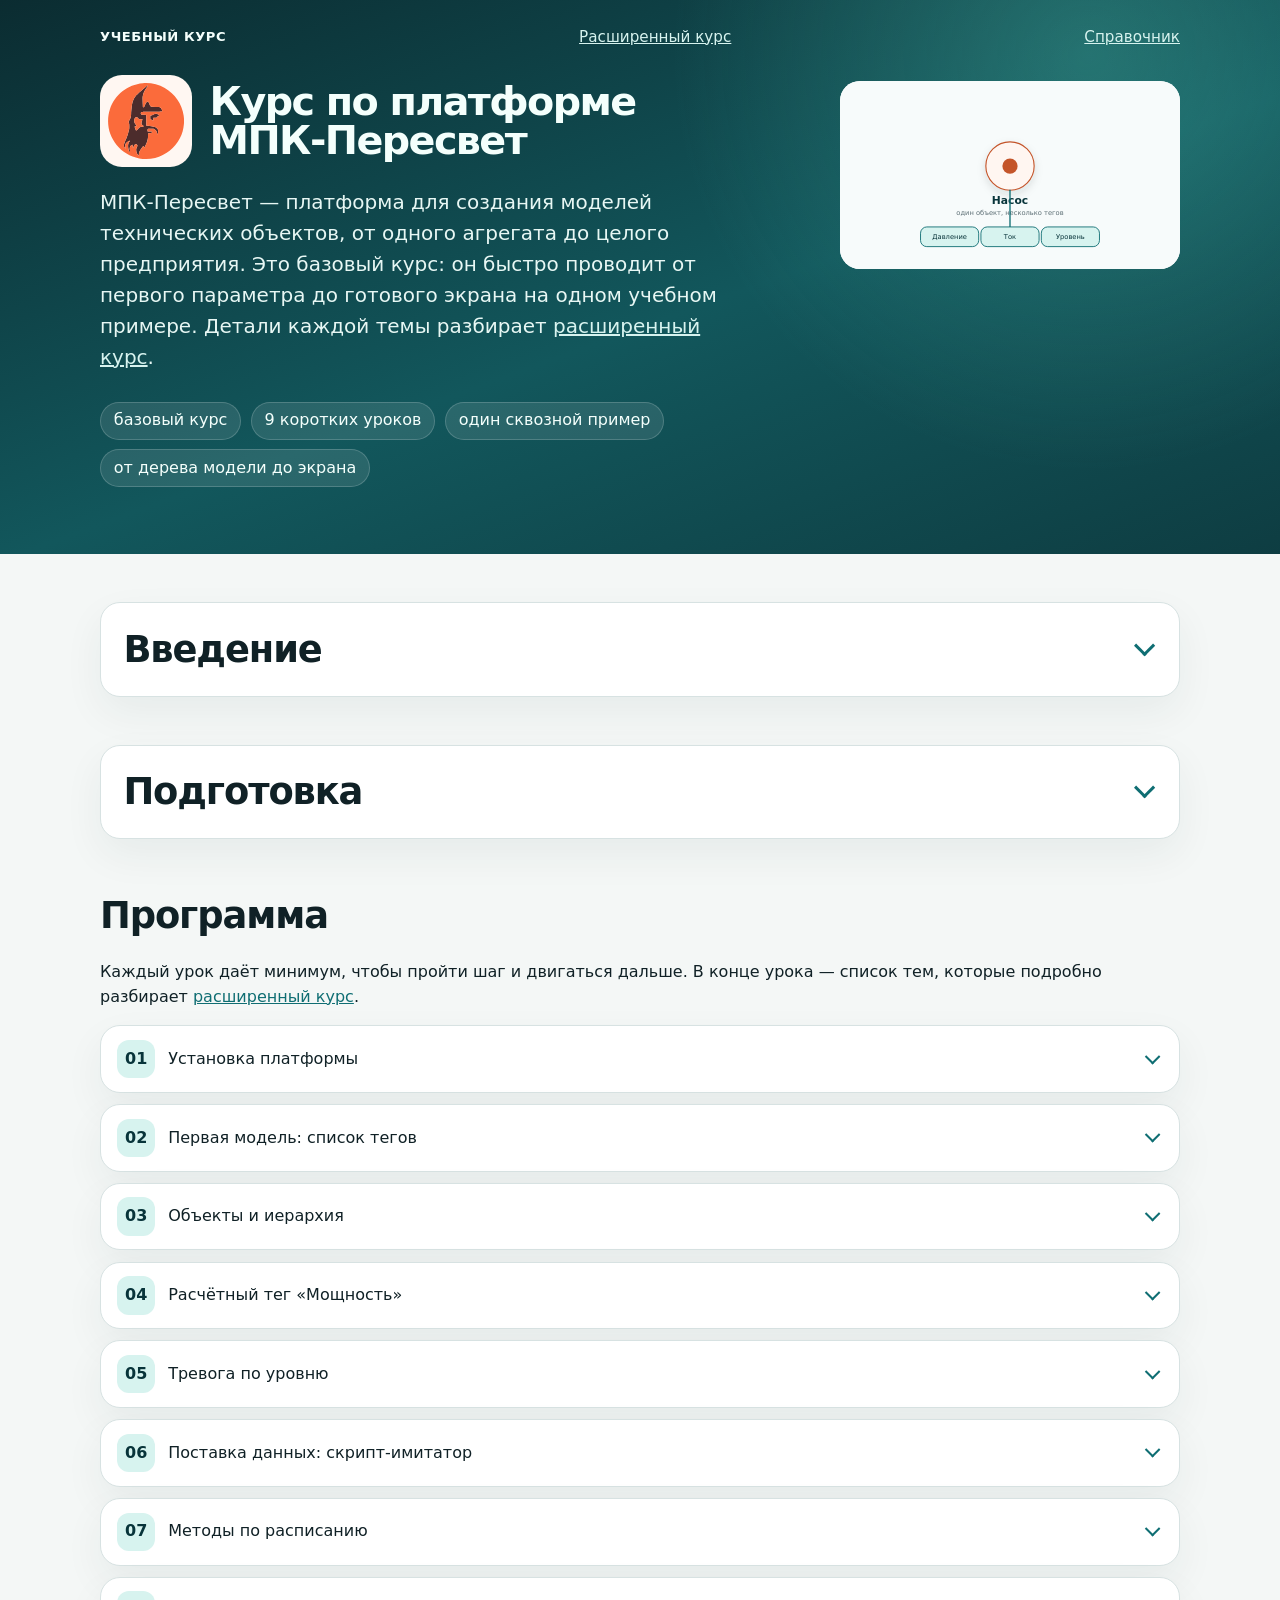
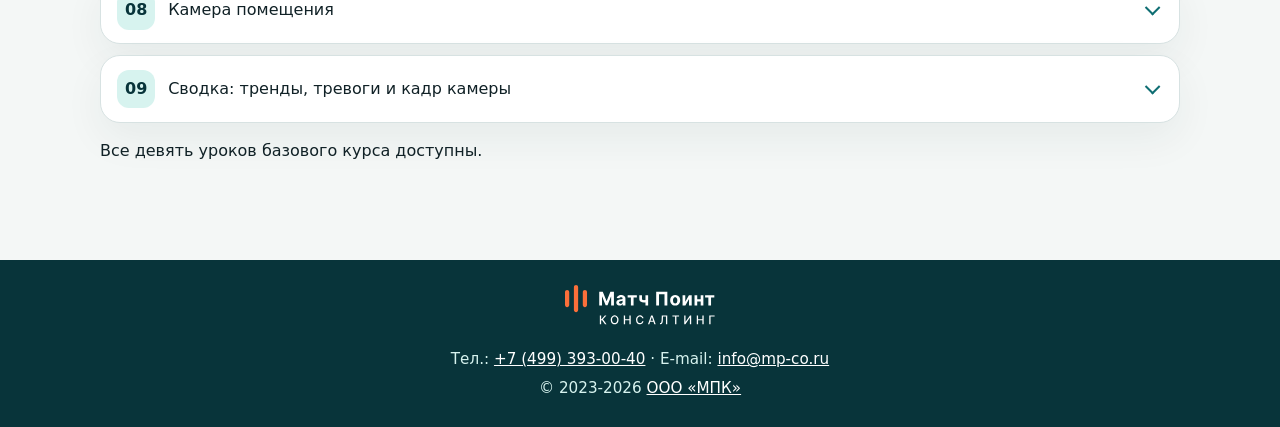
<file: 01.base/index.html>
<!DOCTYPE html>
<html lang="ru">
<head>
  <meta charset="utf-8">
  <meta name="viewport" content="width=device-width, initial-scale=1">
  <title>Курс по платформе МПК-Пересвет</title>
  <link rel="stylesheet" href="course.css">
</head>
<body>
  <svg class="svg-sprite" aria-hidden="true">
    <symbol id="icon-tree" viewBox="0 0 120 90"><rect x="44" y="6" width="32" height="16" rx="5" fill="#d7f3ef" stroke="#0f6e73"/><path d="M60 22v10M30 32h60M30 32v8M90 32v8" stroke="#0f6e73"/><rect x="14" y="40" width="32" height="16" rx="5" fill="#ffffff" stroke="#0f6e73"/><rect x="74" y="40" width="32" height="16" rx="5" fill="#ffffff" stroke="#0f6e73"/><path d="M30 56v10M22 66h16M22 66v6M38 66v6M90 56v10M82 66h16M82 66v6M98 66v6" stroke="#0f6e73"/><circle cx="22" cy="78" r="4" fill="#d7f3ef" stroke="#0f6e73"/><circle cx="38" cy="78" r="4" fill="#d7f3ef" stroke="#0f6e73"/><circle cx="82" cy="78" r="4" fill="#d7f3ef" stroke="#0f6e73"/><circle cx="98" cy="78" r="4" fill="#fff6f1" stroke="#0f6e73"/></symbol>
    <symbol id="icon-events" viewBox="0 0 120 90"><rect x="6" y="8" width="30" height="18" rx="5" fill="#ffffff" stroke="#0f6e73"/><circle cx="21" cy="17" r="4" fill="#d7f3ef" stroke="#0f6e73"/><g><path d="M21 38l11 19h-22Z" fill="#fff6f1" stroke="#c4552a"/><path d="M21 44v6" stroke="#c4552a"/></g><circle cx="21" cy="74" r="10" fill="#fff" stroke="#0f6e73"/><path d="M21 68v6l4 3" stroke="#0f6e73"/><path d="M38 17c18 0 18 28 34 28M34 47h38M33 74c20 0 20-29 39-29" stroke="#0f6e73"/><rect x="74" y="30" width="40" height="30" rx="5" fill="#d7f3ef" stroke="#0f6e73"/><text x="94" y="50" text-anchor="middle" font-size="11" font-weight="700" fill="#08343a" stroke="none">f(x)</text></symbol>
    <symbol id="icon-model" viewBox="0 0 120 90"><rect x="6" y="6" width="30" height="20" rx="5" fill="#ffffff" stroke="#0f6e73"/><path d="M12 12h18M12 18h10" stroke="#0f6e73"/><rect x="6" y="34" width="30" height="20" rx="5" fill="#ffffff" stroke="#0f6e73"/><circle cx="21" cy="44" r="5" fill="#d7f3ef" stroke="#0f6e73"/><path d="M8 64v18c0 5 26 5 26 0v-18" fill="#ffffff" stroke="#0f6e73"/><ellipse cx="21.0" cy="64" rx="13.0" ry="4" fill="#d7f3ef" stroke="#0f6e73"/><path d="M38 16c16 0 16 28 32 28M38 44h32M36 72c18 0 18-28 34-28" stroke="#0f6e73"/><circle cx="92" cy="44" r="22" fill="#d7f3ef" stroke="#0f6e73"/><path d="M84 36v16M84 44h16M100 36v16" stroke="#0f6e73"/><circle cx="84" cy="36" r="3" fill="#ffffff" stroke="#0f6e73"/><circle cx="84" cy="52" r="3" fill="#ffffff" stroke="#0f6e73"/><circle cx="100" cy="36" r="3" fill="#ffffff" stroke="#0f6e73"/><circle cx="100" cy="52" r="3" fill="#ffffff" stroke="#0f6e73"/></symbol>
    <symbol id="icon-method" viewBox="0 0 120 90"><rect x="4" y="32" width="30" height="22" rx="5" fill="#ffffff" stroke="#0f6e73"/><circle cx="19" cy="43" r="4" fill="#d7f3ef" stroke="#0f6e73"/><path d="M36 43H44" stroke="#0f6e73"/><path d="M42 39l6 4-6 4" fill="#0f6e73" stroke="none"/><rect x="48" y="24" width="36" height="38" rx="5" fill="#d7f3ef" stroke="#0f6e73"/><text x="66" y="48" text-anchor="middle" font-size="11" font-weight="700" fill="#08343a" stroke="none">f(x)</text><path d="M86 43H94" stroke="#0f6e73"/><path d="M92 39l6 4-6 4" fill="#0f6e73" stroke="none"/><rect x="98" y="33" width="20" height="20" rx="10" fill="#fff6f1" stroke="#c4552a"/><path d="M66 22V10M52 10h28" stroke="#c4552a"/><path d="M54 70v12c0 5 24 5 24 0v-12" fill="#ffffff" stroke="#0f6e73"/><ellipse cx="66.0" cy="70" rx="12.0" ry="4" fill="#d7f3ef" stroke="#0f6e73"/></symbol>
    <symbol id="icon-api" viewBox="0 0 120 90"><rect x="4" y="26" width="44" height="36" rx="5" fill="#d7f3ef" stroke="#0f6e73"/><path d="M12 36h28M12 44h20M12 52h24" stroke="#0f6e73"/><path d="M50 22H70" stroke="#0f6e73"/><path d="M68 18l6 4-6 4" fill="#0f6e73" stroke="none"/><path d="M50 44H70" stroke="#0f6e73"/><path d="M68 40l6 4-6 4" fill="#0f6e73" stroke="none"/><path d="M50 66H70" stroke="#0f6e73"/><path d="M68 62l6 4-6 4" fill="#0f6e73" stroke="none"/><rect x="76" y="10" width="40" height="22" rx="5" fill="#ffffff" stroke="#0f6e73"/><text x="96" y="25" text-anchor="middle" font-size="10" font-weight="700" fill="#08343a" stroke="none">ERP</text><rect x="76" y="34" width="40" height="20" rx="5" fill="#ffffff" stroke="#0f6e73"/><text x="96" y="48" text-anchor="middle" font-size="10" font-weight="700" fill="#08343a" stroke="none">MES</text><rect x="76" y="56" width="40" height="22" rx="5" fill="#ffffff" stroke="#0f6e73"/><text x="96" y="71" text-anchor="middle" font-size="10" font-weight="700" fill="#08343a" stroke="none">BI</text></symbol>
    <symbol id="icon-screen" viewBox="0 0 120 90"><rect x="8" y="6" width="104" height="64" rx="5" fill="#ffffff" stroke="#0f6e73"/><path d="M44 80h32M60 70v10" stroke="#0f6e73"/><path d="M16 52l14-14 12 8 14-20 12 10" stroke="#c4552a"/><rect x="76" y="16" width="30" height="22" rx="5" fill="#d7f3ef" stroke="#0f6e73"/><path d="M80 34h6v-8h-6zM89 34h6v-12h-6zM98 34h6v-5h-6z" fill="#0f6e73" stroke="none"/><rect x="76" y="44" width="30" height="18" rx="5" fill="#fff6f1" stroke="#c4552a"/><circle cx="91" cy="53" r="4" fill="#c4552a" stroke="none"/></symbol>
    <symbol id="icon-package" viewBox="0 0 120 90"><path d="M20 30 60 12l40 18-40 18-40-18Z" fill="#d7f3ef" stroke="#0f6e73"/><path d="M20 30v34l40 18 40-18V30M60 48v34" fill="none" stroke="#0f6e73"/><rect x="28" y="44" width="22" height="12" rx="5" fill="#ffffff" stroke="#0f6e73"/><rect x="28" y="60" width="22" height="12" rx="5" fill="#ffffff" stroke="#0f6e73"/><rect x="70" y="52" width="22" height="12" rx="5" fill="#ffffff" stroke="#0f6e73"/><text x="39" y="54" text-anchor="middle" font-size="9" font-weight="700" fill="#08343a" stroke="none">f</text><text x="39" y="70" text-anchor="middle" font-size="9" font-weight="700" fill="#08343a" stroke="none">f</text><text x="81" y="62" text-anchor="middle" font-size="9" font-weight="700" fill="#08343a" stroke="none">f</text></symbol>
    <symbol id="icon-build" viewBox="0 0 120 90"><rect x="42" y="6" width="36" height="16" rx="5" fill="#d7f3ef" stroke="#0f6e73"/><path d="M60 22v12M30 34h60M30 34v8M90 34v8" stroke="#0f6e73"/><rect x="12" y="42" width="36" height="16" rx="5" fill="#ffffff" stroke="#0f6e73"/><rect x="72" y="42" width="36" height="16" rx="5" fill="#ffffff" stroke="#0f6e73"/><path d="M90 58v10" stroke="#0f6e73"/><rect x="70" y="68" width="40" height="16" rx="8" fill="#fff6f1" stroke="#c4552a"/><text x="90" y="80" text-anchor="middle" font-size="10" font-weight="700" fill="#c4552a" stroke="none">1.0</text></symbol>
    <symbol id="icon-history" viewBox="0 0 120 90"><rect x="40" y="10" width="38" height="62" fill="#d7f3ef" stroke="none"/><path d="M8 72h106M8 72V8" stroke="#0f6e73"/><path d="M40 10v62M78 10v62" stroke="#c4552a"/><path d="M10 56l12-10 12 6 12-20 12 8 12-14 12 16 12-8 12 4" stroke="#0f6e73"/><circle cx="46" cy="32" r="3" fill="#ffffff" stroke="#0f6e73"/><circle cx="58" cy="40" r="3" fill="#ffffff" stroke="#0f6e73"/><circle cx="70" cy="26" r="3" fill="#ffffff" stroke="#0f6e73"/></symbol>
    <symbol id="icon-alert" viewBox="0 0 120 90"><path d="M8 72h70M8 72V10" stroke="#0f6e73"/><path d="M8 30h70" stroke="#c4552a"/><path d="M10 62l12-8 12 4 12-20 12-10 12 6" stroke="#0f6e73"/><path d="M78 46H86" stroke="#0f6e73"/><path d="M84 42l6 4-6 4" fill="#0f6e73" stroke="none"/><rect x="90" y="32" width="26" height="28" rx="5" fill="#d7f3ef" stroke="#0f6e73"/><text x="103" y="50" text-anchor="middle" font-size="12" font-weight="700" fill="#08343a" stroke="none">f</text><g><path d="M103 68l11 19h-22Z" fill="#fff6f1" stroke="#c4552a"/><path d="M103 74v6" stroke="#c4552a"/></g><path d="M103 60v8" stroke="#0f6e73"/></symbol>
    <symbol id="icon-feed" viewBox="0 0 120 90"><rect x="6" y="14" width="52" height="42" rx="5" fill="#ffffff" stroke="#0f6e73"/><path d="M6 26h52" stroke="#0f6e73"/><circle cx="14" cy="20" r="2" fill="#c4552a" stroke="#0f6e73"/><circle cx="22" cy="20" r="2" fill="#d7f3ef" stroke="#0f6e73"/><path d="M14 34l7 5-7 5M27 46h16" stroke="#c4552a"/><path d="M60 36h20" stroke="#0f6e73"/><path d="M78 32l6 4-6 4" fill="#0f6e73" stroke="none"/><path d="M90 30v34c0 5 24 5 24 0V30" fill="#ffffff" stroke="#0f6e73"/><ellipse cx="102" cy="30" rx="12" ry="4" fill="#d7f3ef" stroke="#0f6e73"/><path d="M92 46h5l3-6 4 10 3-4h5" stroke="#c4552a"/></symbol>
    <symbol id="icon-camera" viewBox="0 0 120 90"><rect x="6" y="24" width="66" height="44" rx="6" fill="#ffffff" stroke="#0f6e73"/><circle cx="39" cy="46" r="13" fill="#d7f3ef" stroke="#0f6e73"/><circle cx="39" cy="46" r="5" fill="#0f6e73" stroke="none"/><circle cx="62" cy="33" r="3" fill="#c4552a" stroke="#0f6e73"/><path d="M72 42l26-14v36l-26-14z" fill="#fff6f1" stroke="#c4552a"/><path d="M106 34v24" stroke="#0f6e73"/></symbol>
    <symbol id="icon-calendar" viewBox="0 0 120 90"><circle cx="22" cy="24" r="16" fill="#ffffff" stroke="#0f6e73"/><path d="M22 14v10l7 5" stroke="#0f6e73"/><path d="M40 24H56" stroke="#0f6e73"/><path d="M54 20l6 4-6 4" fill="#0f6e73" stroke="none"/><rect x="60" y="12" width="30" height="24" rx="5" fill="#d7f3ef" stroke="#0f6e73"/><text x="75" y="29" text-anchor="middle" font-size="12" font-weight="700" fill="#08343a" stroke="none">f</text><rect x="8" y="52" width="34" height="26" rx="5" fill="#ffffff" stroke="#0f6e73"/><circle cx="25" cy="65" r="6" fill="#d7f3ef" stroke="#0f6e73"/><path d="M42 60l8-5v20l-8-5" fill="#ffffff" stroke="#0f6e73"/><path d="M58 54v22c0 5 26 5 26 0v-22" fill="#ffffff" stroke="#0f6e73"/><ellipse cx="71.0" cy="54" rx="13.0" ry="4" fill="#d7f3ef" stroke="#0f6e73"/><rect x="92" y="48" width="24" height="32" rx="5" fill="#fff6f1" stroke="#c4552a"/><path d="M97 72l4-6 4 3 6-9" stroke="#c4552a"/></symbol>
    <symbol id="icon-check" viewBox="0 0 120 90"><rect x="6" y="10" width="74" height="56" rx="5" fill="#ffffff" stroke="#0f6e73"/><path d="M6 22h74" stroke="#0f6e73"/><circle cx="14" cy="16" r="2" fill="#c4552a" stroke="#0f6e73"/><circle cx="22" cy="16" r="2" fill="#d7f3ef" stroke="#0f6e73"/><circle cx="30" cy="16" r="2" fill="#d7f3ef" stroke="#0f6e73"/><path d="M28 44l9 9 18-18" stroke="#c4552a" stroke-width="3"/><path d="M88 34v30c0 5 26 5 26 0v-30" fill="#ffffff" stroke="#0f6e73"/><ellipse cx="101.0" cy="34" rx="13.0" ry="4" fill="#d7f3ef" stroke="#0f6e73"/><text x="101" y="84" text-anchor="middle" font-size="9" font-weight="700" fill="#0f6e73" stroke="none">PG</text></symbol>
    <symbol id="icon-book" viewBox="0 0 120 90"><path d="M10 16h40a10 10 0 0 1 10 10v54a10 10 0 0 0-10-10H10Z" fill="#ffffff" stroke="#0f6e73"/><path d="M110 16H70a10 10 0 0 0-10 10v54a10 10 0 0 1 10-10h40Z" fill="#d7f3ef" stroke="#0f6e73"/><text x="32" y="38" text-anchor="middle" font-size="9" font-weight="700" fill="#0f6e73" stroke="none">HTML</text><text x="32" y="56" text-anchor="middle" font-size="9" font-weight="700" fill="#0f6e73" stroke="none">SQL</text><text x="88" y="38" text-anchor="middle" font-size="9" font-weight="700" fill="#0f6e73" stroke="none">curl</text><text x="88" y="56" text-anchor="middle" font-size="9" font-weight="700" fill="#0f6e73" stroke="none">Grafana</text></symbol>
    <symbol id="icon-pump" viewBox="0 0 120 90"><rect x="6" y="14" width="30" height="56" rx="6" fill="#ffffff" stroke="#0f6e73"/><rect x="9" y="40" width="24" height="27" rx="3" fill="#d7f3ef" stroke="none"/><path d="M36 60h16" stroke="#0f6e73"/><circle cx="66" cy="60" r="14" fill="#fff6f1" stroke="#c4552a"/><circle cx="66" cy="60" r="4" fill="#c4552a" stroke="none"/><path d="M80 60h34M100 60V40" stroke="#0f6e73"/><circle cx="100" cy="30" r="10" fill="#ffffff" stroke="#0f6e73"/><path d="M100 30l5-5" stroke="#c4552a"/><circle cx="66" cy="30" r="6" fill="#d7f3ef" stroke="#0f6e73"/><path d="M66 36v10" stroke="#0f6e73"/></symbol>
    <symbol id="icon-industry" viewBox="0 0 120 90"><path d="M8 80V44l22-12v12l22-12v12l22-12v48Z" fill="#ffffff" stroke="#0f6e73"/><path d="M80 80V14h12v66" fill="#d7f3ef" stroke="#0f6e73"/><path d="M8 80h104" stroke="#0f6e73"/><rect x="16" y="56" width="12" height="10" rx="5" fill="#d7f3ef" stroke="#0f6e73"/><rect x="38" y="56" width="12" height="10" rx="5" fill="#d7f3ef" stroke="#0f6e73"/><rect x="60" y="56" width="12" height="10" rx="5" fill="#d7f3ef" stroke="#0f6e73"/><circle cx="104" cy="30" r="8" fill="#fff6f1" stroke="#c4552a"/><path d="M101 30h6M104 27v6" stroke="#c4552a"/></symbol>
    <symbol id="icon-maint" viewBox="0 0 120 90"><circle cx="34" cy="44" r="18" fill="#d7f3ef" stroke="#0f6e73"/><circle cx="34" cy="44" r="7" fill="#ffffff" stroke="#0f6e73"/><path d="M34 20v6M34 62v6M10 44h6M52 44h6M17 27l4 4M47 57l4 4M17 61l4-4M47 31l4-4" stroke="#0f6e73"/><path d="M66 70h48M66 70V20" stroke="#0f6e73"/><path d="M68 60l10-4 10 2 10-12 12-16" stroke="#c4552a"/><circle cx="110" cy="30" r="3" fill="#fff6f1" stroke="#c4552a"/></symbol>
    <symbol id="icon-energy" viewBox="0 0 120 90"><rect x="10" y="10" width="50" height="64" rx="5" fill="#ffffff" stroke="#0f6e73"/><rect x="18" y="18" width="34" height="16" rx="5" fill="#d7f3ef" stroke="#0f6e73"/><text x="35" y="30" text-anchor="middle" font-size="9" font-weight="700" fill="#0f6e73" stroke="none">kWh</text><circle cx="24" cy="50" r="5" fill="#d7f3ef" stroke="#0f6e73"/><circle cx="46" cy="50" r="5" fill="#d7f3ef" stroke="#0f6e73"/><path d="M18 64h34" stroke="#0f6e73"/><path d="M86 10 72 44h14l-6 32 24-40H88l8-26Z" fill="#fff6f1" stroke="#c4552a"/></symbol>
    <symbol id="icon-hub" viewBox="0 0 120 90"><circle cx="60" cy="45" r="16" fill="#d7f3ef" stroke="#0f6e73"/><text x="60" y="49" text-anchor="middle" font-size="11" font-weight="700" fill="#0f6e73" stroke="none">M</text><rect x="4" y="8" width="32" height="18" rx="5" fill="#ffffff" stroke="#0f6e73"/><text x="20" y="21" text-anchor="middle" font-size="7" font-weight="700" fill="#0f6e73" stroke="none">SCADA</text><rect x="84" y="8" width="32" height="18" rx="5" fill="#ffffff" stroke="#0f6e73"/><text x="100" y="21" text-anchor="middle" font-size="8" font-weight="700" fill="#0f6e73" stroke="none">MES</text><rect x="4" y="64" width="32" height="18" rx="5" fill="#ffffff" stroke="#0f6e73"/><text x="20" y="77" text-anchor="middle" font-size="8" font-weight="700" fill="#0f6e73" stroke="none">ERP</text><rect x="84" y="64" width="32" height="18" rx="5" fill="#ffffff" stroke="#0f6e73"/><text x="100" y="77" text-anchor="middle" font-size="8" font-weight="700" fill="#0f6e73" stroke="none">LIMS</text><path d="M36 20l12 14M84 20 72 34M36 70l12-14M84 70 72 56" stroke="#0f6e73"/></symbol>
    <symbol id="icon-lab" viewBox="0 0 120 90"><path d="M18 10h20M22 10v24L8 72a6 6 0 0 0 6 8h28a6 6 0 0 0 6-8L34 34V10" fill="#ffffff" stroke="#0f6e73"/><path d="M14 62h28l4 10a4 4 0 0 1-4 6H14a4 4 0 0 1-4-6Z" fill="#d7f3ef" stroke="none"/><rect x="62" y="10" width="50" height="66" rx="5" fill="#ffffff" stroke="#0f6e73"/><path d="M70 22h34M70 32h26M70 42h34M70 52h20" stroke="#0f6e73"/><path d="M84 62l6 6 12-12" stroke="#c4552a" stroke-width="3"/></symbol>
    <symbol id="icon-iot" viewBox="0 0 120 90"><path d="M8 80V46l24-18 24 18v34Z" fill="#d7f3ef" stroke="#0f6e73"/><path d="M20 80V62c0-6 6-10 12-10s12 4 12 10v18" stroke="#0f6e73"/><path d="M32 52v-8M26 58c0-4 3-6 6-6M38 58c0-4-3-6-6-6" stroke="#0f6e73"/><path d="M86 80V40M78 40h16" stroke="#0f6e73"/><path d="M86 40l12-6-12-6" fill="#fff6f1" stroke="#c4552a"/><circle cx="104" cy="66" r="8" fill="#ffffff" stroke="#0f6e73"/><path d="M104 60v6l3 2" stroke="#0f6e73"/><path d="M62 22c6-6 14-6 20 0M66 28c4-4 8-4 12 0" stroke="#c4552a"/><circle cx="72" cy="34" r="2" fill="#c4552a" stroke="#c4552a"/></symbol>
  </svg>
  <header class="hero">
    <div class="wrap">
      <nav class="nav">
        <span class="brand">Учебный курс</span>
        <a href="../02.advanced/index.html">Расширенный курс</a>
        <a href="https://mp-co-ru.github.io/peresvet/index.html">Справочник</a>
      </nav>
      <div class="hero-layout">
        <div class="hero-copy">
          <div class="hero-title">
            <img class="logo" src="pics/logo.svg" alt="Знак МПК-Пересвет">
            <h1>Курс по платформе <span>МПК-Пересвет</span></h1>
          </div>
          <p class="lead">МПК-Пересвет — платформа для создания моделей технических объектов, от одного агрегата до целого предприятия. Это базовый курс: он быстро проводит от первого параметра до готового экрана на одном учебном примере. Детали каждой темы разбирает <a href="../02.advanced/index.html">расширенный курс</a>.</p>
          <ul class="pills">
            <li>базовый курс</li>
            <li>9 коротких уроков</li>
            <li>один сквозной пример</li>
            <li>от дерева модели до экрана</li>
          </ul>
        </div>
        <figure class="hero-anim">
          <img src="pics/grow.svg" alt="Анимация: модель растёт от одного насоса к насосной линии и затем к модели цеха">
        </figure>
      </div>
    </div>
  </header>

  <main>
    <section class="intro-section">
      <div class="wrap">
        <details class="intro">
          <summary><h2>Введение</h2><span class="chev" aria-hidden="true"></span></summary>
        <section class="intro-part">
      <div class="wrap">
        <h2>Модель объекта</h2>
        <p>Главная задача платформы — создание модели объекта, который мы автоматизируем. Модель описывает объект целиком: из каких частей он состоит, какие параметры есть у каждой части, откуда берутся значения этих параметров и что должно происходить, когда они меняются.</p>
        <p>Параметр — любая величина, которая характеризует объект: давление в трубопроводе, уровень в баке, ток двигателя, температура в помещении, состояние «включён / выключен». В платформе параметр называется <b>тегом</b>. Значения тега хранятся вместе со временем, поэтому по каждому параметру доступно не только текущее значение, но и вся история.</p>
        <p>Объектом может быть отдельный насос, технологическая линия, цех или целое предприятие. Модель строится постепенно: сначала несколько параметров, затем вложенные узлы, расчёты, тревоги, подключение приборов, камер и внешних систем.</p>
        <p>Модель — единая точка доступа к данным объекта. Коннекторы записывают в теги показания приборов, методы рассчитывают значения и реагируют на события, экраны Grafana и внешние информационные системы читают данные по тем же тегам. Где физически хранятся данные — в PostgreSQL, VictoriaMetrics, во внешней базе или их возвращает метод, — для потребителя значения не имеет: он обращается к тегу модели.</p>
        <p>Модель в МПК-Пересвет состоит из двух частей.</p>
        <div class="grid model-grid">
          <article class="card"><svg class="card-icon"><use href="#icon-tree"></use></svg><div class="k">Стати&shy;ческая модель</div><p>Иерархия сущностей: объекты, теги, тревоги, методы, расписания. Глубина дерева не ограничена — от отдельного датчика до предприятия. Каждое значение тега хранится с меткой времени и кодом качества — признаком того, можно ли доверять значению.</p></article>
          <article class="card"><svg class="card-icon"><use href="#icon-events"></use></svg><div class="k">Динами&shy;ческая модель</div><p>Набор методов, которые запускаются по событиям: изменилось значение тега, возникла тревога, сработало расписание. Метод рассчитывает значения тегов, определяет, наступила ли тревога, формирует отчёт или отправляет письмо.</p></article>
        </div>
        <p>Источники событий тоже входят в модель. Расписание генерирует события по таймеру: каждую минуту, каждый час, раз в сутки. Тревога сообщает, что с объектом что-то не так. В простом случае значение параметра выходит за допустимую границу — например, уровень в баке поднимается выше 90 %. В сложном тревогу определяет метод: выполняет расчёт по нескольким параметрам и решает, возникла тревога или нет.</p>
      </div>
        </section>

        <section class="intro-part">
      <div class="wrap">
        <h2>Область применения</h2>
        <p>Платформа подходит везде, где данные нужно собрать, сохранить, обработать и показать — от проектов автоматизации на промышленных предприятиях до отдельных прикладных приложений.</p>
        <div class="grid area-grid">
          <article class="card"><svg class="card-icon"><use href="#icon-industry"></use></svg><div class="k">Промыш&shy;ленная автомати&shy;зация</div><p>Диспетчеризация цехов и производственных площадок: сбор данных с контроллеров и приборов, мнемосхемы, тревоги, история технологических параметров.</p></article>
          <article class="card"><svg class="card-icon"><use href="#icon-maint"></use></svg><div class="k">Мониторинг оборудо&shy;вания</div><p>Наработка, режимы и состояние агрегатов. Методы считают показатели эффективности, выявляют отклонения и готовят данные для планирования обслуживания.</p></article>
          <article class="card"><svg class="card-icon"><use href="#icon-energy"></use></svg><div class="k">Учёт энерго&shy;ресурсов</div><p>Электроэнергия, тепло, вода и газ по счётчикам и узлам учёта. Балансы, удельные расходы, отчёты за смену, сутки и месяц.</p></article>
          <article class="card"><svg class="card-icon"><use href="#icon-hub"></use></svg><div class="k">Интеграция информа&shy;ционных систем</div><p>Единая модель поверх АСУ ТП, MES, ERP и лабораторных баз. Платформа собирает их данные в одном месте и сама служит источником данных для других систем.</p></article>
          <article class="card"><svg class="card-icon"><use href="#icon-lab"></use></svg><div class="k">Испыта&shy;тельные стенды и лабора&shy;тории</div><p>Запись измерений во время испытаний, расчёт результатов по методике, формирование протоколов и архив испытаний.</p></article>
          <article class="card"><svg class="card-icon"><use href="#icon-iot"></use></svg><div class="k">Прикладные прило&shy;жения с данными</div><p>Умная теплица, сеть метеостанций, мониторинг экологии, учёт работы спецтехники — любые задачи, где поток данных от датчиков нужно хранить, обрабатывать и показывать.</p></article>
        </div>
      </div>
        </section>

        <section class="intro-part">
      <div class="wrap">
        <h2>Что даёт платформа</h2>
        <div class="grid feature-grid">
          <article class="card"><svg class="card-icon"><use href="#icon-model"></use></svg><div class="k">Одна модель вместо разроз&shy;ненных систем</div><p>Коннекторы читают приборы и контроллеры, камеры отдают видеопоток, интеграционные хранилища подключают внешние базы данных. Всё это становится тегами одной модели.</p></article>
          <article class="card"><svg class="card-icon"><use href="#icon-method"></use></svg><div class="k">Теги, которые вычис&shy;ляет метод</div><p>Значение тега не обязательно хранится в базе. Его может вернуть метод в момент запроса — так в модель попадают расчёты и данные других систем без копирования.</p></article>
          <article class="card"><svg class="card-icon"><use href="#icon-api"></use></svg><div class="k">Источник данных для других систем</div><p>Внешние системы читают теги через API платформы и в одном формате получают историю, расчётные значения и данные подключённых источников.</p></article>
          <article class="card"><svg class="card-icon"><use href="#icon-screen"></use></svg><div class="k">Экраны</div><p>Экраны в Grafana строятся по тем же тегам: тренды, тревоги, видео, табличные данные из внешних баз.</p></article>
          <article class="card"><svg class="card-icon"><use href="#icon-package"></use></svg><div class="k">Повторное исполь&shy;зование</div><p>Методы оформляются пакетами и переносятся между проектами. Пакет можно защитить лицензией.</p></article>
        </div>
      </div>
        </section>

        <section class="intro-part">
      <div class="wrap">
        <h2>Чему научитесь</h2>
        <div class="learn learn-grid">
          <article class="card"><svg class="card-icon"><use href="#icon-build"></use></svg><p>Установить платформу, создать первые теги и собрать из них иерархию объекта.</p></article>
          <article class="card"><svg class="card-icon"><use href="#icon-history"></use></svg><p>Записывать значения в теги и читать их: последнее значение и историю за интервал.</p></article>
          <article class="card"><svg class="card-icon"><use href="#icon-alert"></use></svg><p>Писать методы, которые рассчитывают значения тегов и определяют тревоги.</p></article>
          <article class="card"><svg class="card-icon"><use href="#icon-feed"></use></svg><p>Подавать данные в платформу из своего скрипта через API, как это делает любая внешняя программа.</p></article>
          <article class="card"><svg class="card-icon"><use href="#icon-calendar"></use></svg><p>Запускать методы по расписанию.</p></article>
          <article class="card"><svg class="card-icon"><use href="#icon-camera"></use></svg><p>Подключить камеру и собрать сводный экран в Grafana.</p></article>
        </div>
      </div>
        </section>

        <section class="intro-part">
      <div class="wrap">
        <h2>С чего можно начинать</h2>
        <div class="grid start-grid">
          <article class="card"><svg class="card-icon"><use href="#icon-check"></use></svg><div class="k">Нужно</div><p>Виртуальная машина с Ubuntu Server и Docker, уверенная работа в браузере и командной строке, понимание формата JSON, основы JSONata и умение писать на Python (раздел «Подготовка»). Установку платформы разбирает первый урок.</p></article>
          <article class="card"><svg class="card-icon"><use href="#icon-book"></use></svg><div class="k">Не обязательно</div><p>Знание SQL и Grafana. Всё необходимое объясняется в тех уроках, где оно появляется.</p></article>
          <article class="card"><svg class="card-icon"><use href="#icon-pump"></use></svg><div class="k">Учебный пример</div><p>Насосная станция: бак, насос, датчики давления, тока и уровня. Каждый урок добавляет к ней что-то новое.</p></article>
        </div>
      </div>
        </section>
        </details>
      </div>
    </section>

    <section id="prep" class="prep-section">
      <div class="wrap">
        <details class="intro">
          <summary><h2>Подготовка</h2><span class="chev" aria-hidden="true"></span></summary>
          <section class="intro-part prep">
            <h2>Виртуальная машина</h2>
            <p>Все уроки курса проводятся на виртуальной машине с <b>Ubuntu Server 26.04.1</b>, на которой установлены Docker Engine и плагин Docker Compose. Платформа работает в контейнерах, поэтому подготовьте машину до первого урока.</p>
            <p>На виртуальной машине должны быть:</p>
            <ul>
              <li>Ubuntu Server 26.04.1;</li>
              <li><a href="https://docs.docker.com/engine/install/">Docker Engine</a> с плагином <code>docker compose</code>;</li>
              <li>право запускать Docker без <code>sudo</code> — см. <a href="https://docs.docker.com/engine/install/linux-postinstall/">настройку после установки Docker</a>;</li>
              <li>доступ в интернет: при первом запуске скачиваются образы контейнеров;</li>
              <li>сетевой адрес (IPv4), по которому виртуальная машина доступна из браузера на вашем компьютере.</li>
            </ul>
            <p>Для установки платформы от вас потребуется умение работать в командной строке Linux и базовые знания по администрированию Linux: установка пакетов, работа с файлами и правами доступа, настройка сети, запуск и остановка сервисов.</p>
          </section>
          <section class="intro-part prep">
            <h2>Что нужно знать</h2>
            <p>Уроки не объясняют эти три темы, а сразу ими пользуются. Освойте их до начала курса.</p>
            <ul>
              <li><b>Формат JSON.</b> Через API платформа принимает и отдаёт данные только в JSON: запросы на запись и чтение тегов, ответы на них, конфигурации узлов в Конфигураторе. Нужно свободно читать и писать объекты, массивы, строки, числа, <code>true</code>, <code>false</code> и <code>null</code>. Описание формата — на <a href="https://www.json.org/json-ru.html">json.org</a>.</li>
              <li><b>Основы JSONata.</b> JSONata — язык запросов к JSON. С его помощью из ответа платформы достают нужное значение: например, выражение <code>$.data[0].data[0][1]</code> берёт значение первой точки первого тега. Достаточно уметь обращаться к полям объекта и элементам массива и выбирать все элементы массива сразу. Документация — на <a href="https://jsonata.org/">jsonata.org</a>, выражения удобно пробовать на своих данных в песочнице <a href="https://try.jsonata.org/">try.jsonata.org</a>. Если вы уже знаете JSONPath, на первое время хватит и его: простые пути в обоих языках выглядят похоже, а в экранах Grafana поля задаются именно на JSONPath.</li>
              <li><b>Python.</b> На Python в курсе пишутся методы — расчёты, которые вызывает платформа, — и скрипт-имитатор, который поставляет данные. Нужно понимать функции, в том числе асинхронные (<code>async def</code>), списки и словари, импорт модулей и установку пакетов в виртуальное окружение через <code>pip</code>. Хорошее начало — <a href="https://docs.python.org/3/tutorial/">официальный учебник Python</a>. Примеры методов на других языках появятся позже.</li>
            </ul>
          </section>
        </details>
      </div>
    </section>

    <section id="program">
      <div class="wrap">
        <h2>Программа</h2>
        <p>Каждый урок даёт минимум, чтобы пройти шаг и двигаться дальше. В конце урока — список тем, которые подробно разбирает <a href="../02.advanced/index.html">расширенный курс</a>.</p>
        <ol class="path">
          <li><details><summary><span class="n">01</span><span class="t">Установка платформы</span><span class="chev" aria-hidden="true"></span></summary><div class="more"><ul><li>Установка из готового дистрибутива одной командой.</li><li>Вход в Конфигуратор.</li></ul><a class="open" href="lesson-01.html">Открыть урок →</a></div></details></li>
          <li><details><summary><span class="n">02</span><span class="t">Первая модель: список тегов</span><span class="chev" aria-hidden="true"></span></summary><div class="more"><ul><li>Простейшая модель — теги в корне «Теги», без объектов.</li><li>Параметры давления, тока и уровня.</li><li>Привязка к хранилищу, запись значения и чтение его обратно.</li></ul><a class="open" href="lesson-02.html">Открыть урок →</a></div></details></li>
          <li><details><summary><span class="n">03</span><span class="t">Объекты и иерархия</span><span class="chev" aria-hidden="true"></span></summary><div class="more"><ul><li>Объекты «Цех» и «Насос», папка «Насосы».</li><li>Перенос тегов и объектов мышью.</li><li>Как положение узла отражается в привязках хранилища.</li></ul><a class="open" href="lesson-03.html">Открыть урок →</a></div></details></li>
          <li><details><summary><span class="n">04</span><span class="t">Расчётный тег «Мощность»</span><span class="chev" aria-hidden="true"></span></summary><div class="more"><ul><li>Первый метод: мощность двигателя по току.</li><li>Исполнитель на Python и запуск метода при новом значении тега.</li><li>Дополнение: методы в VSCode на prs-methods-core, тесты и отладка.</li></ul><a class="open" href="lesson-04.html">Открыть урок →</a></div></details></li>
          <li><details><summary><span class="n">05</span><span class="t">Тревога по уровню</span><span class="chev" aria-hidden="true"></span></summary><div class="more"><ul><li>Тревога по границе: уровень в баке 90 % и выше.</li><li>Красный кружок в дереве, список тревог и квитирование в Конфигураторе.</li><li>Возникновение, квитирование и пропадание тревоги, история срабатываний.</li></ul><a class="open" href="lesson-05.html">Открыть урок →</a></div></details></li>
          <li><details><summary><span class="n">06</span><span class="t">Поставка данных: скрипт-имитатор</span><span class="chev" aria-hidden="true"></span></summary><div class="more"><ul><li>Короткий скрипт на Python записывает значения в теги тем же запросом, что и Конфигуратор.</li><li>Имитатор насосной станции: давление, ток и уровень меняются сами.</li><li>Значения приходят без ручной записи, их видно в истории тегов.</li></ul><a class="open" href="lesson-06.html">Открыть урок →</a></div></details></li>
          <li><details><summary><span class="n">07</span><span class="t">Методы по расписанию</span><span class="chev" aria-hidden="true"></span></summary><div class="more"><ul><li>Расписание генерирует события по таймеру.</li><li>Метод, который раз в минуту считает среднюю мощность.</li><li>Отчёт за период: выгрузка истории в CSV.</li><li>Дополнение: метод, который запускает тревога.</li></ul><a class="open" href="lesson-07.html">Открыть урок →</a></div></details></li>
          <li><details><summary><span class="n">08</span><span class="t">Камера помещения</span><span class="chev" aria-hidden="true"></span></summary><div class="more"><ul><li>Объект «Помещение» и подключение IP-камеры.</li><li>Живое видео и кадр камеры в модели.</li><li>Видеоархив: кадр на момент и запись за период.</li></ul><a class="open" href="lesson-08.html">Открыть урок →</a></div></details></li>
          <li><details><summary><span class="n">09</span><span class="t">Сводка: тренды, тревоги и кадр камеры</span><span class="chev" aria-hidden="true"></span></summary><div class="more"><ul><li>Источник данных peresvet, который ставится вместе с платформой.</li><li>Тренды, тревоги и кадр камеры на одном экране.</li><li>Все данные берутся через одну модель.</li></ul><a class="open" href="lesson-09.html">Открыть урок →</a></div></details></li>
        </ol>
        <p>Все девять уроков базового курса доступны.</p>
      </div>
    </section>
  </main>
  <footer class="footer">
    <div class="wrap footer-inner">
      <a class="footer-logo" href="https://matchpoint-consulting.ru/"><img src="pics/mpc-logo.svg" alt="Логотип ООО Матч Поинт Консалтинг"></a>
      <p class="footer-contacts">Тел.: <a href="tel:+74993930040">+7 (499) 393-00-40</a> · E-mail: <a href="mailto:info@mp-co.ru">info@mp-co.ru</a></p>
      <p>© 2023-2026 <a href="https://matchpoint-consulting.ru/">ООО «МПК»</a></p>
    </div>
  </footer>
  <script src="course.js"></script>
</body>
</html>
</file>
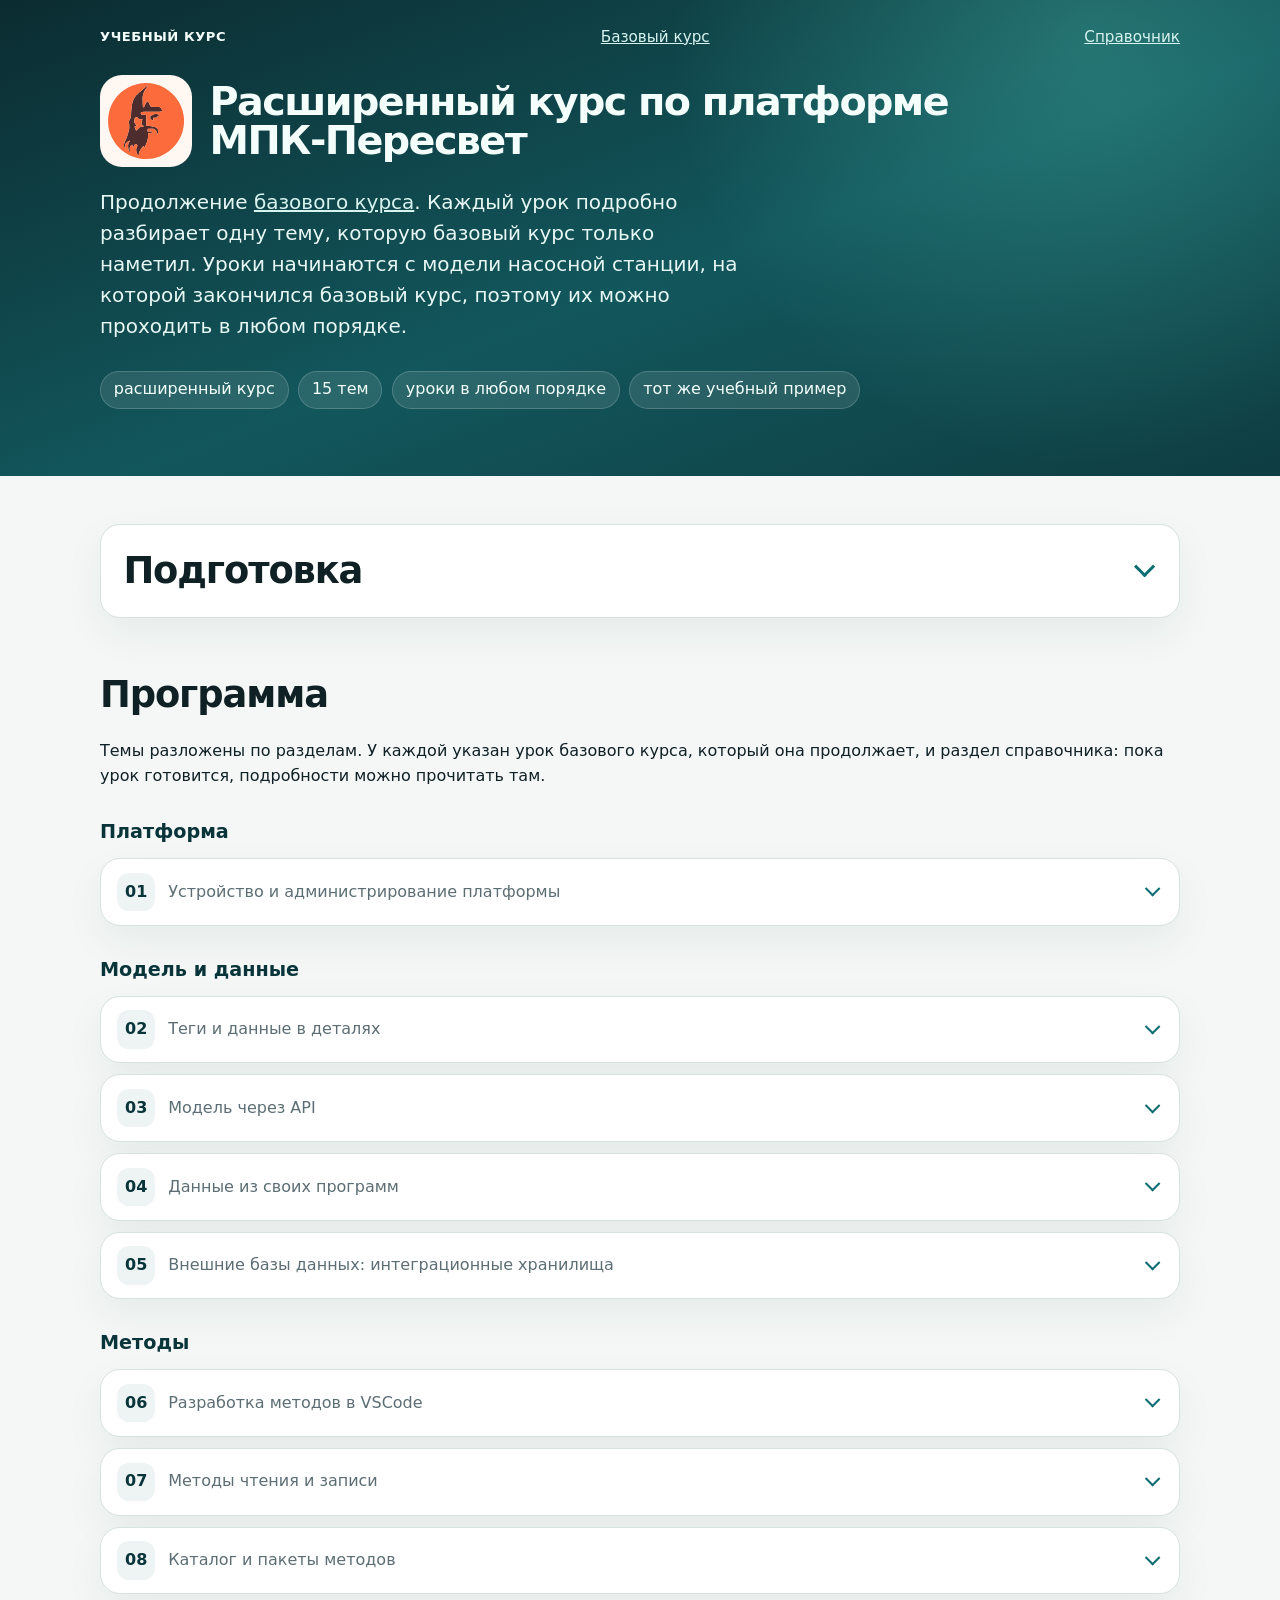
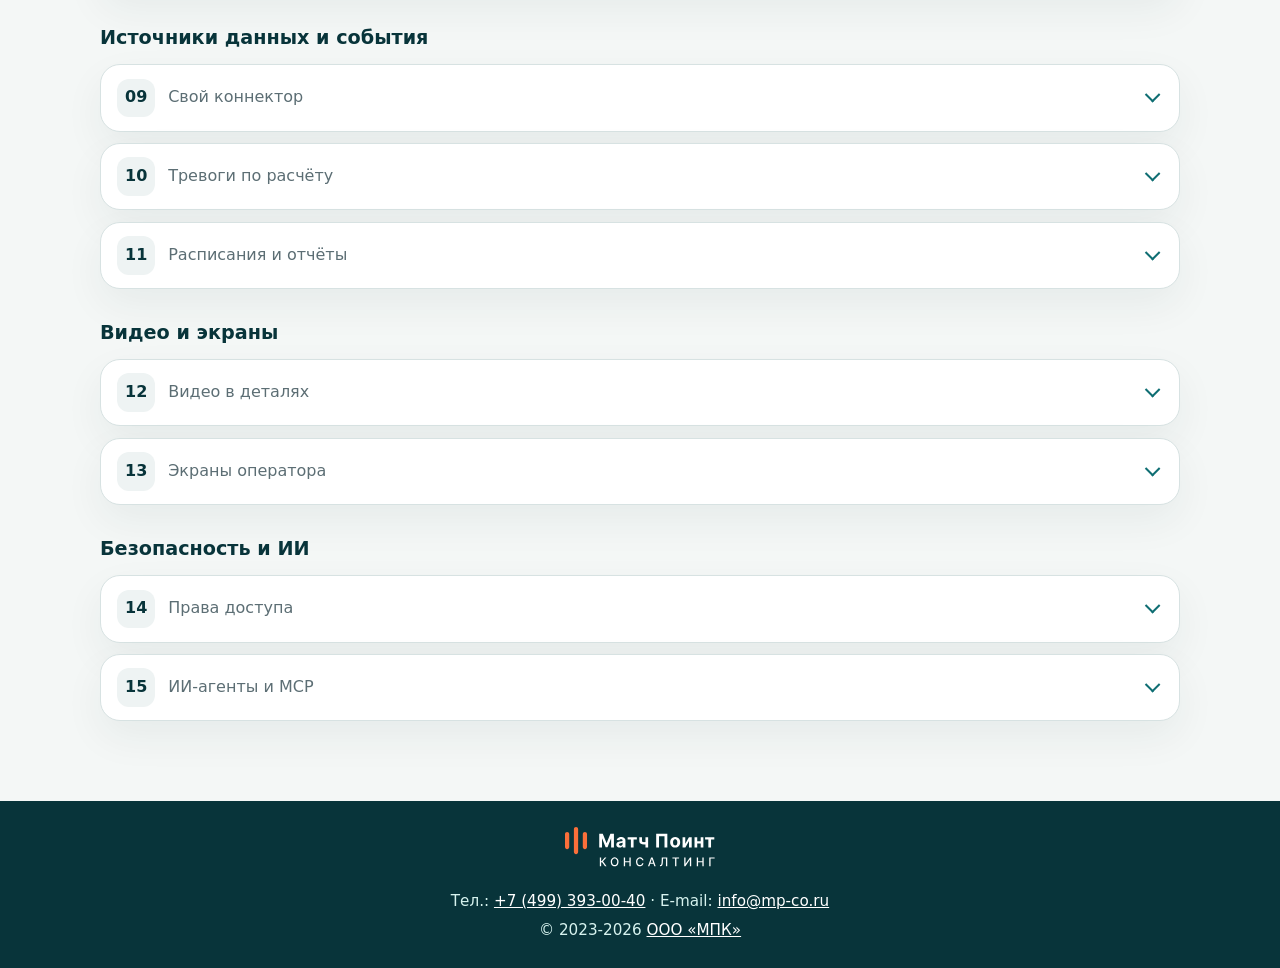
<file: 02.advanced/index.html>
<!DOCTYPE html>
<html lang="ru">
<head>
  <meta charset="utf-8">
  <meta name="viewport" content="width=device-width, initial-scale=1">
  <title>Расширенный курс по платформе МПК-Пересвет</title>
  <link rel="stylesheet" href="course.css">
</head>
<body>
  <header class="hero">
    <div class="wrap">
      <nav class="nav">
        <span class="brand">Учебный курс</span>
        <a href="../01.base/index.html">Базовый курс</a>
        <a href="https://mp-co-ru.github.io/peresvet/index.html">Справочник</a>
      </nav>
      <div class="hero-layout">
        <div class="hero-copy">
          <div class="hero-title">
            <img class="logo" src="pics/logo.svg" alt="Знак МПК-Пересвет">
            <h1>Расширенный курс по платформе <span>МПК-Пересвет</span></h1>
          </div>
          <p class="lead">Продолжение <a href="../01.base/index.html">базового курса</a>. Каждый урок подробно разбирает одну тему, которую базовый курс только наметил. Уроки начинаются с модели насосной станции, на которой закончился базовый курс, поэтому их можно проходить в любом порядке.</p>
          <ul class="pills">
            <li>расширенный курс</li>
            <li>15 тем</li>
            <li>уроки в любом порядке</li>
            <li>тот же учебный пример</li>
          </ul>
        </div>
      </div>
    </div>
  </header>

  <main>
    <section id="prep" class="prep-section">
      <div class="wrap">
        <details class="intro">
          <summary><h2>Подготовка</h2><span class="chev" aria-hidden="true"></span></summary>
          <section class="intro-part prep">
            <h2>С чего начинать</h2>
            <ul>
              <li><b>Пройден базовый курс.</b> На стенде собрана модель насосной станции: теги и объекты, метод «Расчёт мощности», тревога «Высокий уровень», расписание, камера и экран «Насосная станция». Каждый урок расширенного курса начинается с этой модели.</li>
              <li><b>Знания из подготовки к базовому курсу</b> — формат JSON, основы JSONata и Python — нужны в каждом уроке.</li>
              <li><b>Для отдельных тем</b> понадобится больше: администрирование Docker и Linux — для устройства платформы, SQL — для интеграционных хранилищ, HTML и JavaScript — для видео на своей странице. В начале каждого урока сказано, что именно нужно.</li>
            </ul>
          </section>
        </details>
      </div>
    </section>

    <section id="program">
      <div class="wrap">
        <h2>Программа</h2>
        <p>Темы разложены по разделам. У каждой указан урок базового курса, который она продолжает, и раздел справочника: пока урок готовится, подробности можно прочитать там.</p>
        <h3>Платформа</h3>
        <ol class="path" start="1">
          <li id="lesson-01" class="later"><details><summary><span class="n">01</span><span class="t">Устройство и администрирование платформы</span><span class="chev" aria-hidden="true"></span></summary><div class="more"><ul><li>Из каких сервисов состоит платформа и зачем каждый нужен.</li><li>Все настройки файла <code>.env</code>, установка из исходного кода и на сервер без доступа в интернет.</li><li>Свой сертификат для HTTPS, остановка и обновление платформы.</li></ul><p class="from">Продолжает урок <a href="../01.base/lesson-01.html">1</a> базового курса · Справочник: <a href="https://mp-co-ru.github.io/peresvet/installation.html">«Установка»</a>, <a href="https://mp-co-ru.github.io/peresvet/administration.html">«Администрирование»</a></p><span class="soon">Урок готовится</span></div></details></li>
        </ol>
        <h3>Модель и данные</h3>
        <ol class="path" start="2">
          <li id="lesson-02" class="later"><details><summary><span class="n">02</span><span class="t">Теги и данные в деталях</span><span class="chev" aria-hidden="true"></span></summary><div class="more"><ul><li>Все типы значений тегов: целый, строковый, JSON и другие.</li><li>Коды качества и что делать с недостоверными значениями; шаговые теги и значимое отклонение.</li><li>Несколько хранилищ и выбор хранилища для тега.</li></ul><p class="from">Продолжает урок <a href="../01.base/lesson-02.html">2</a> базового курса · Справочник: <a href="https://mp-co-ru.github.io/peresvet/tags.html">«Теги»</a>, <a href="https://mp-co-ru.github.io/peresvet/historical_data.html">«Исторические данные»</a></p><span class="soon">Урок готовится</span></div></details></li>
          <li id="lesson-03" class="later"><details><summary><span class="n">03</span><span class="t">Модель через API</span><span class="chev" aria-hidden="true"></span></summary><div class="more"><ul><li>Создание, поиск и перенос узлов модели запросами к API.</li><li>Копирование, приостановка и удаление целых веток; папки во всех ветках дерева.</li><li>Групповой перенос и выгрузка дерева в CSV.</li></ul><p class="from">Продолжает уроки <a href="../01.base/lesson-03.html">3</a>, <a href="../01.base/lesson-06.html">6</a> базового курса · Справочник: <a href="https://mp-co-ru.github.io/peresvet/api.html">«API»</a>, <a href="https://mp-co-ru.github.io/peresvet/objects.html">«Объекты»</a>, <a href="https://mp-co-ru.github.io/peresvet/folders.html">«Папки»</a></p><span class="soon">Урок готовится</span></div></details></li>
          <li id="lesson-04" class="later"><details><summary><span class="n">04</span><span class="t">Данные из своих программ</span><span class="chev" aria-hidden="true"></span></summary><div class="more"><ul><li>Запись и чтение значений тегов из программы на Python.</li><li>Запись большими пачками и по WebSocket.</li><li>Метки времени, коды качества и пропуски связи на стороне программы.</li></ul><p class="from">Продолжает уроки <a href="../01.base/lesson-02.html">2</a>, <a href="../01.base/lesson-06.html">6</a> базового курса · Справочник: <a href="https://mp-co-ru.github.io/peresvet/historical_data.html">«Исторические данные»</a>, <a href="https://mp-co-ru.github.io/peresvet/data_api.html">«API данных»</a></p><span class="soon">Урок готовится</span></div></details></li>
          <li id="lesson-05" class="later"><details><summary><span class="n">05</span><span class="t">Внешние базы данных: интеграционные хранилища</span><span class="chev" aria-hidden="true"></span></summary><div class="more"><ul><li>Тег, который читает и пишет данные во внешней базе, а не в истории платформы.</li><li>Операции чтения и записи на SQL и операции по умолчанию.</li><li>Справочники и планы из ERP как обычные теги модели.</li></ul><p class="from">Продолжает урок <a href="../01.base/lesson-02.html">2</a> базового курса · Справочник: <a href="https://mp-co-ru.github.io/peresvet/integrational_v2.html">«Интеграционные хранилища»</a></p><span class="soon">Урок готовится</span></div></details></li>
        </ol>
        <h3>Методы</h3>
        <ol class="path" start="6">
          <li id="lesson-06" class="later"><details><summary><span class="n">06</span><span class="t">Разработка методов в VSCode</span><span class="chev" aria-hidden="true"></span></summary><div class="more"><ul><li>Проект на prs-methods-core: тесты, запуск и отладка.</li><li>Несколько параметров и несколько инициаторов у одного метода.</li><li>Запуск исполнителя как службы.</li></ul><p class="from">Продолжает уроки <a href="../01.base/lesson-04.html">4</a>, <a href="../01.base/lesson-07.html">7</a> базового курса · Справочник: <a href="https://mp-co-ru.github.io/peresvet/methods.html">«Методы»</a></p><span class="soon">Урок готовится</span></div></details></li>
          <li id="lesson-07" class="later"><details><summary><span class="n">07</span><span class="t">Методы чтения и записи</span><span class="chev" aria-hidden="true"></span></summary><div class="more"><ul><li>Тег, значение которого возвращает метод, а не хранилище.</li><li>Все типы методов: чтение, запись, действия при чтении и записи.</li><li>Источники параметров: запрос клиента, запрос к платформе, внешний HTTP-запрос, постоянные значения.</li></ul><p class="from">Продолжает урок <a href="../01.base/lesson-04.html">4</a> базового курса · Справочник: <a href="https://mp-co-ru.github.io/peresvet/methods.html">«Методы»</a></p><span class="soon">Урок готовится</span></div></details></li>
          <li id="lesson-08" class="later"><details><summary><span class="n">08</span><span class="t">Каталог и пакеты методов</span><span class="chev" aria-hidden="true"></span></summary><div class="more"><ul><li>Описание методов из <code>--yaml</code> и загрузка в папку «Методы».</li><li>Ссылки на один метод каталога из многих тегов.</li><li>Пакет методов: исполнитель вместе с описанием его адресов.</li></ul><p class="from">Продолжает урок <a href="../01.base/lesson-04.html">4</a> базового курса · Справочник: <a href="https://mp-co-ru.github.io/peresvet/methods.html">«Методы»</a></p><span class="soon">Урок готовится</span></div></details></li>
        </ol>
        <h3>Источники данных и события</h3>
        <ol class="path" start="9">
          <li id="lesson-09" class="later"><details><summary><span class="n">09</span><span class="t">Свой коннектор</span><span class="chev" aria-hidden="true"></span></summary><div class="more"><ul><li>Как коннектор получает свою конфигурацию из модели и опрашивает оборудование.</li><li>Передача значений в платформу и коды качества при обрыве связи.</li><li>Журнал коннектора и команды коннектору из Конфигуратора.</li></ul><p class="from">Продолжает урок <a href="../01.base/lesson-06.html">6</a> базового курса · Справочник: <a href="https://mp-co-ru.github.io/peresvet/connectors_guide.html">«Коннекторы»</a></p><span class="soon">Урок готовится</span></div></details></li>
          <li id="lesson-10" class="later"><details><summary><span class="n">10</span><span class="t">Тревоги по расчёту</span><span class="chev" aria-hidden="true"></span></summary><div class="more"><ul><li>Тревога по результату расчёта: метод под тревогой решает, наступила ли она.</li><li>История тревог за период и по всему объекту.</li><li>Методы на пропадание и квитирование тревоги.</li><li>Тревоги на тегах-строках и тегах JSON.</li></ul><p class="from">Продолжает урок <a href="../01.base/lesson-05.html">5</a> базового курса · Справочник: <a href="https://mp-co-ru.github.io/peresvet/alerts.html">«Тревоги»</a></p><span class="soon">Урок готовится</span></div></details></li>
          <li id="lesson-11" class="later"><details><summary><span class="n">11</span><span class="t">Расписания и отчёты</span><span class="chev" aria-hidden="true"></span></summary><div class="more"><ul><li>Расписания с датой окончания и разовые события.</li><li>Отчёт, который метод формирует сам и отправляет по почте.</li></ul><p class="from">Продолжает урок <a href="../01.base/lesson-07.html">7</a> базового курса · Справочник: <a href="https://mp-co-ru.github.io/peresvet/schedules.html">«Расписания»</a></p><span class="soon">Урок готовится</span></div></details></li>
        </ol>
        <h3>Видео и экраны</h3>
        <ol class="path" start="12">
          <li id="lesson-12" class="later"><details><summary><span class="n">12</span><span class="t">Видео в деталях</span><span class="chev" aria-hidden="true"></span></summary><div class="more"><ul><li>Поворот камеры, зум и настройки изображения по OnVif, микрофон камеры.</li><li>Зона распознавания людей.</li><li>Место под архив и нагрузка на сервер; видео на своей веб-странице.</li></ul><p class="from">Продолжает урок <a href="../01.base/lesson-08.html">8</a> базового курса · Справочник: <a href="https://mp-co-ru.github.io/peresvet/video.html">«Подключение видеокамер»</a>, <a href="https://mp-co-ru.github.io/peresvet/video_tag.html">«Видеопоток: API»</a></p><span class="soon">Урок готовится</span></div></details></li>
          <li id="lesson-13" class="later"><details><summary><span class="n">13</span><span class="t">Экраны оператора</span><span class="chev" aria-hidden="true"></span></summary><div class="more"><ul><li>Переменные экрана: один экран на любой насос станции.</li><li>Мнемосхемы и живое видео на экране.</li><li>Квитирование тревог с экрана.</li></ul><p class="from">Продолжает урок <a href="../01.base/lesson-09.html">9</a> базового курса · Справочник: <a href="https://mp-co-ru.github.io/peresvet/grafana/grafana_integration.html">«Создание экранов в Grafana»</a></p><span class="soon">Урок готовится</span></div></details></li>
        </ol>
        <h3>Безопасность и ИИ</h3>
        <ol class="path" start="14">
          <li id="lesson-14" class="later"><details><summary><span class="n">14</span><span class="t">Права доступа</span><span class="chev" aria-hidden="true"></span></summary><div class="more"><ul><li>Пользователи и права доступа к API и к данным модели.</li><li>Права доступа к экранам Grafana.</li><li>Чем открытая редакция отличается от промышленной.</li></ul><p class="from">Продолжает уроки <a href="../01.base/lesson-06.html">6</a>, <a href="../01.base/lesson-09.html">9</a> базового курса · Справочник: <a href="https://mp-co-ru.github.io/peresvet/security_enterprise_setup.html">«Безопасность промышленной редакции»</a></p><span class="soon">Урок готовится</span></div></details></li>
          <li id="lesson-15" class="later"><details><summary><span class="n">15</span><span class="t">ИИ-агенты и MCP</span><span class="chev" aria-hidden="true"></span></summary><div class="more"><ul><li>MCP-серверы платформы и Grafana.</li><li>Агент строит модель, настраивает методы и экраны по описанию задачи.</li></ul><p class="from">Продолжает урок <a href="../01.base/lesson-01.html">1</a> базового курса · Справочник: <a href="https://mp-co-ru.github.io/peresvet/mcp.html">«MCP-сервер платформы»</a></p><span class="soon">Урок готовится</span></div></details></li>
        </ol>
      </div>
    </section>
  </main>
  <footer class="footer">
    <div class="wrap footer-inner">
      <a class="footer-logo" href="https://matchpoint-consulting.ru/"><img src="pics/mpc-logo.svg" alt="Логотип ООО Матч Поинт Консалтинг"></a>
      <p class="footer-contacts">Тел.: <a href="tel:+74993930040">+7 (499) 393-00-40</a> · E-mail: <a href="mailto:info@mp-co.ru">info@mp-co.ru</a></p>
      <p>© 2023-2026 <a href="https://matchpoint-consulting.ru/">ООО «МПК»</a></p>
    </div>
  </footer>
  <script src="course.js"></script>
</body>
</html>
</file>
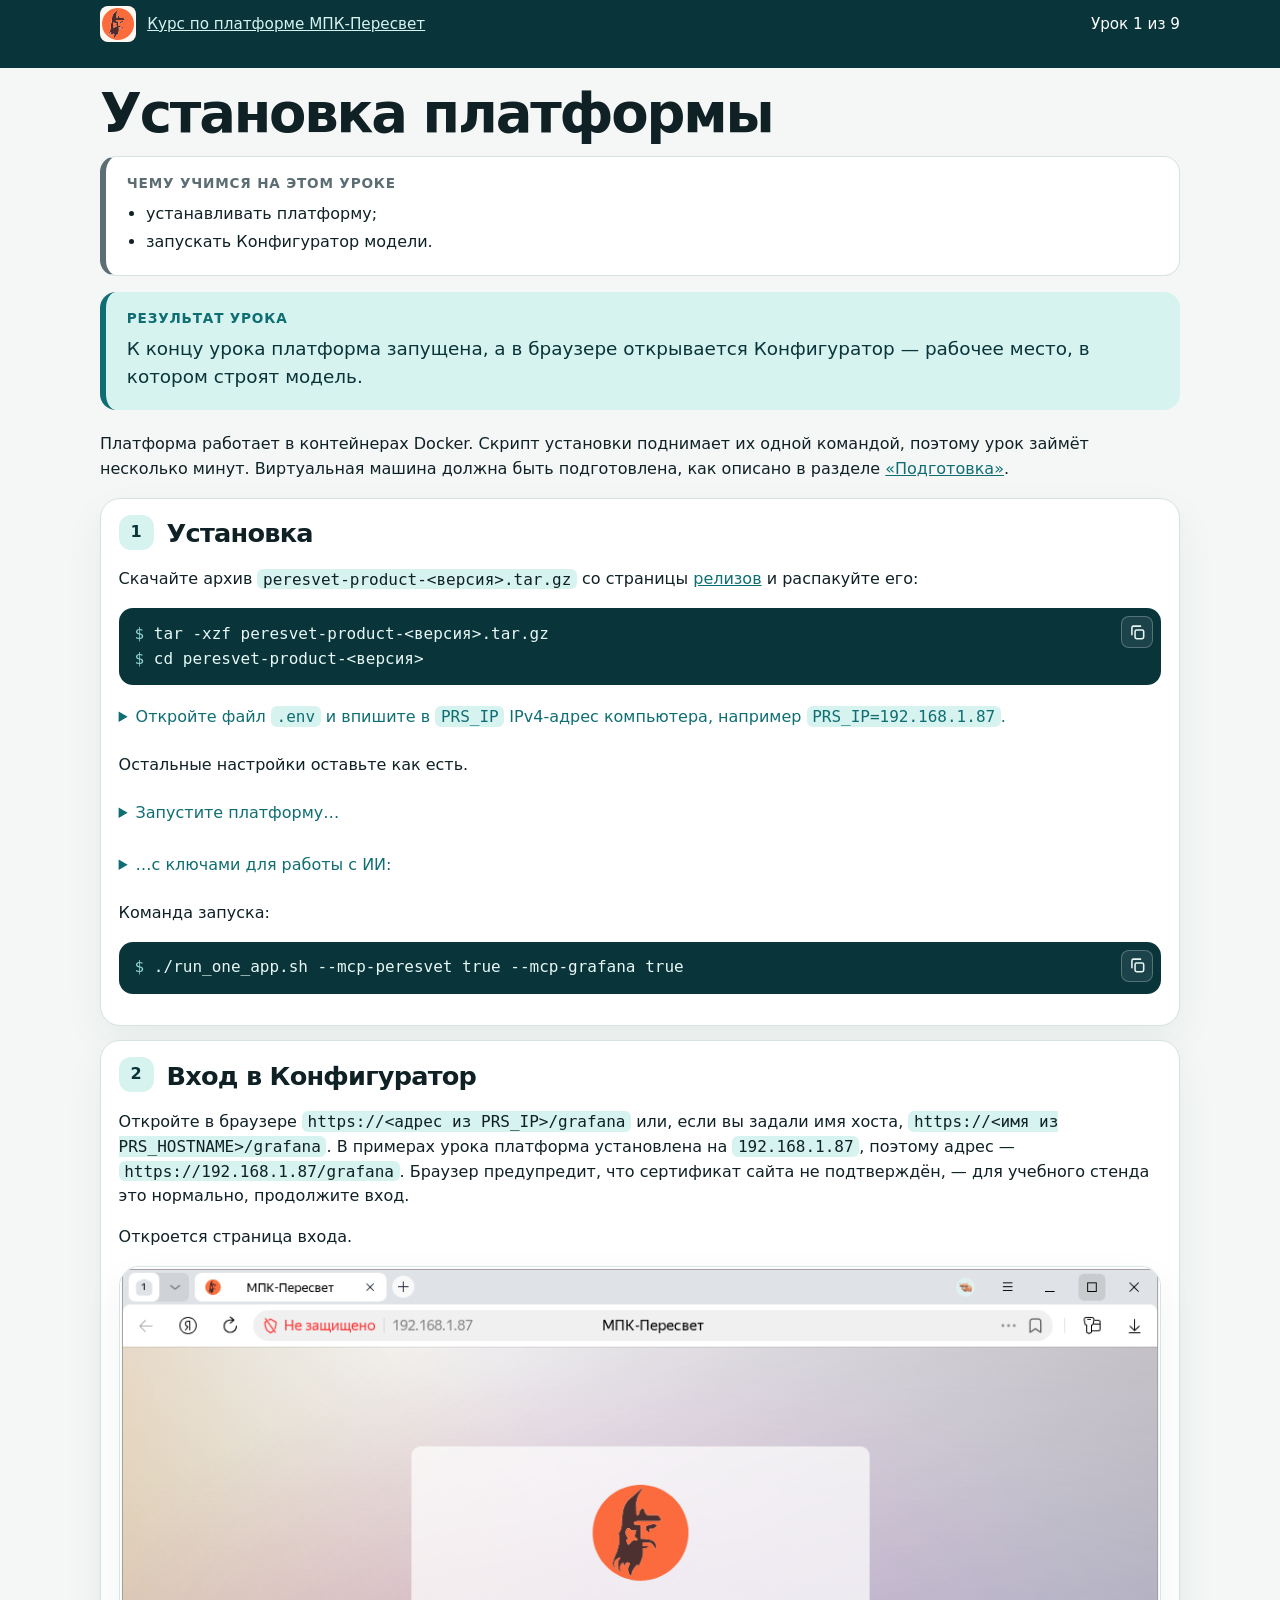
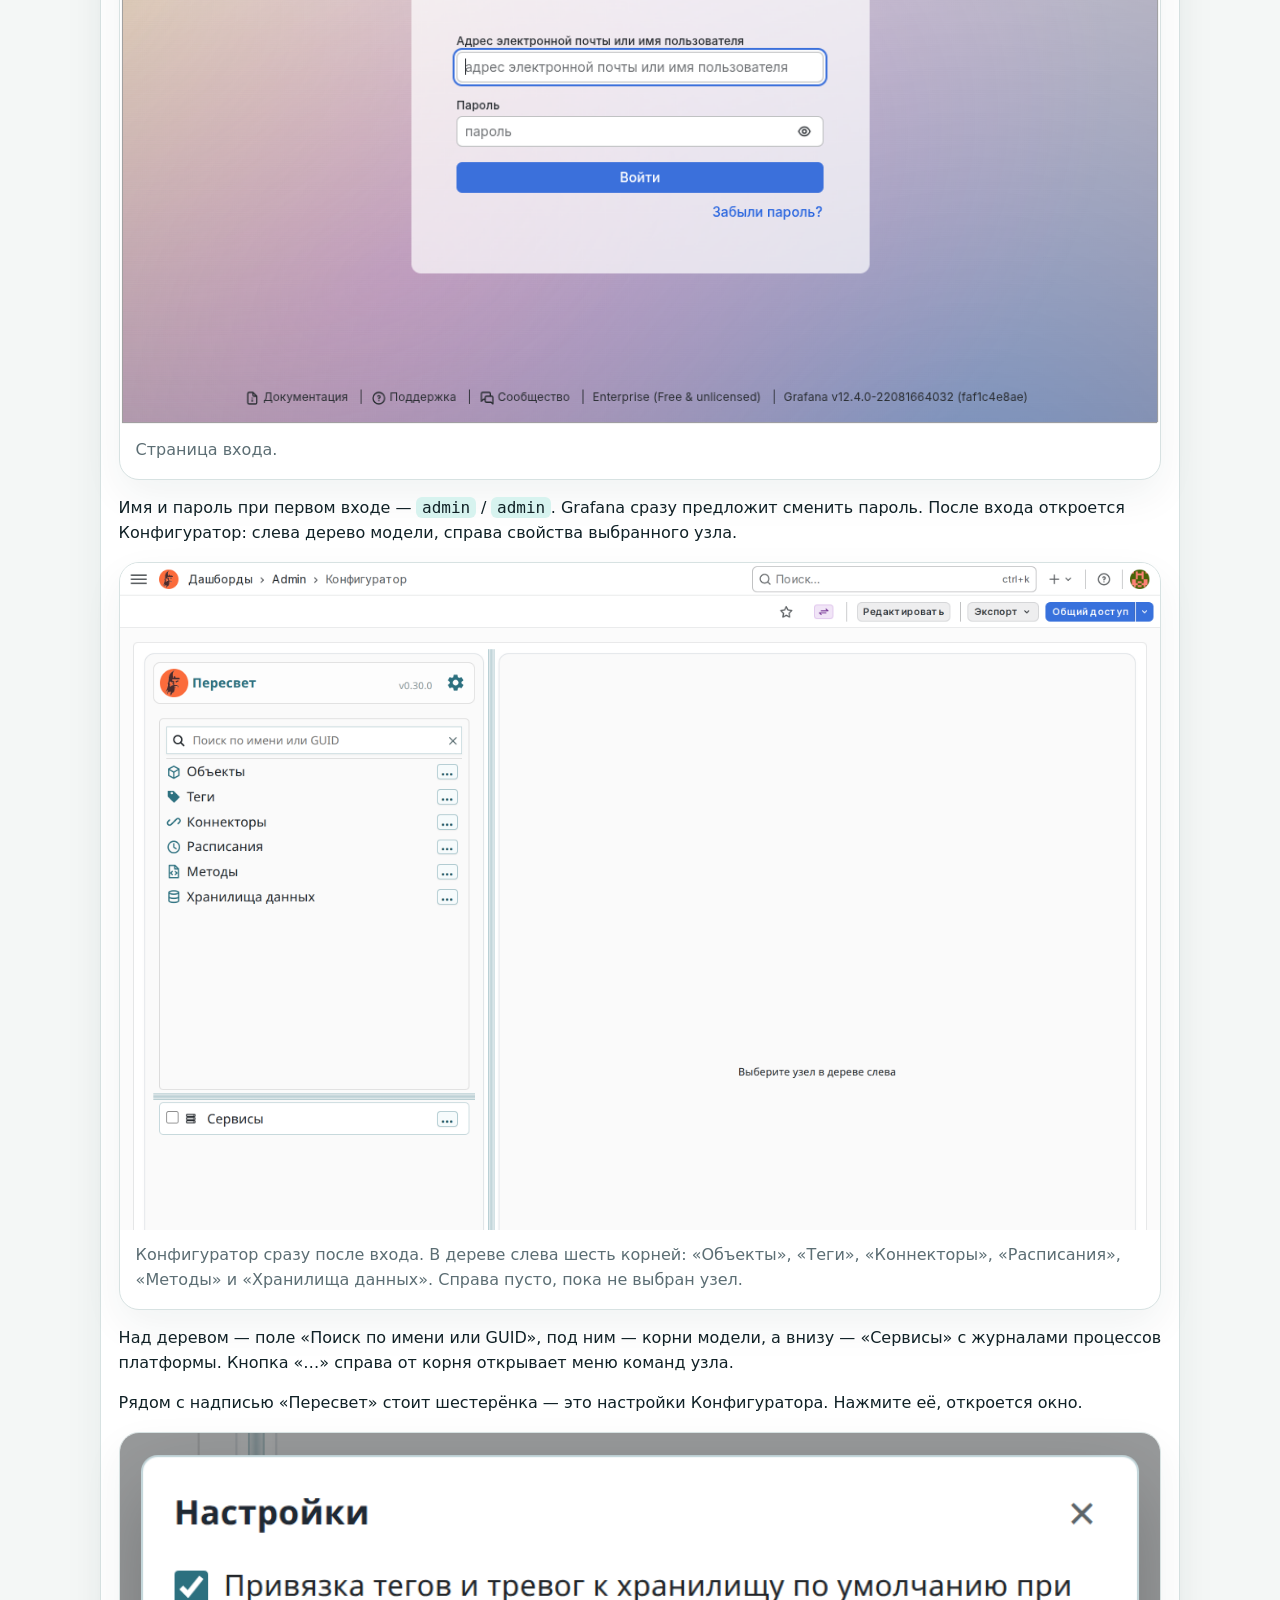
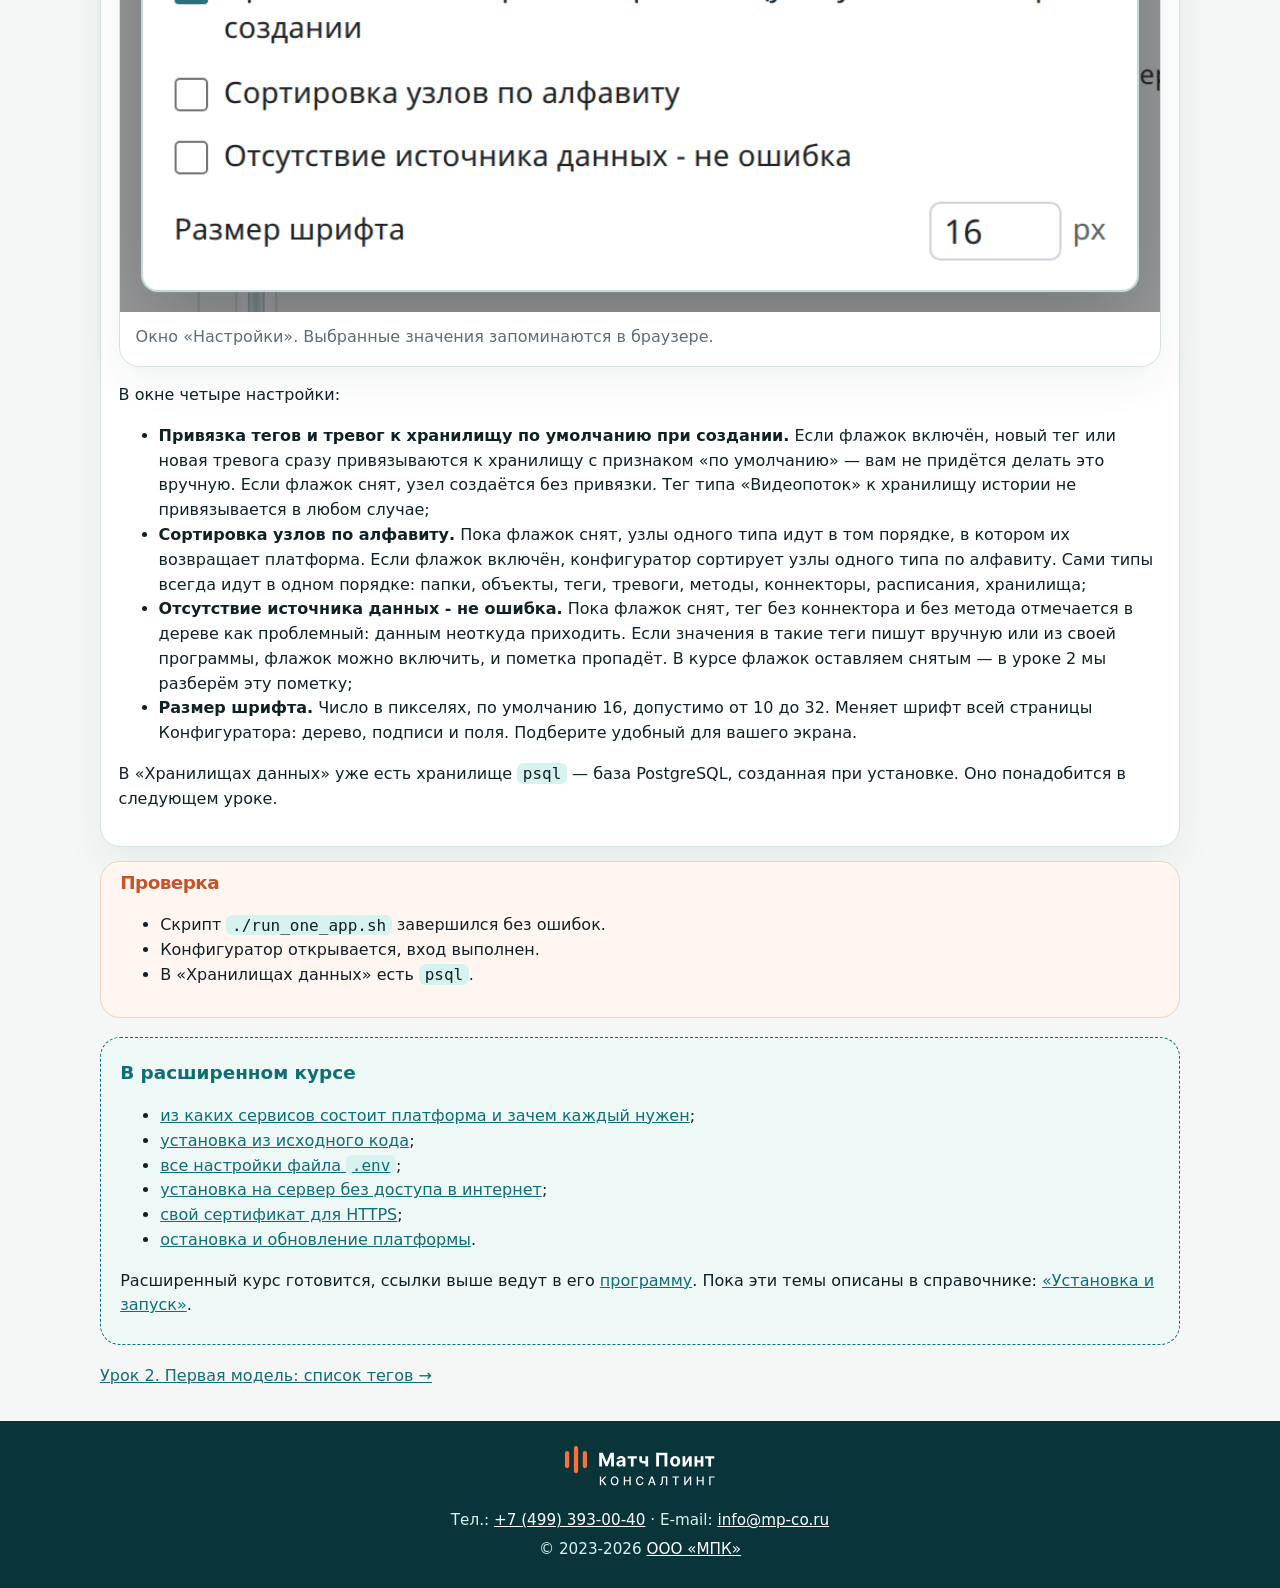
<file: 01.base/lesson-01.html>
<!DOCTYPE html>
<html lang="ru">
<head>
  <meta charset="utf-8">
  <meta name="viewport" content="width=device-width, initial-scale=1">
  <title>Урок 1. Установка платформы — курс МПК-Пересвет</title>
  <link rel="stylesheet" href="course.css">
</head>
<body>
  <header class="topbar">
    <div class="wrap nav">
      <a href="index.html"><img class="nav-logo" src="pics/logo.svg" alt=""> Курс по платформе МПК-Пересвет</a>
      <span>Урок 1 из 9</span>
    </div>
  </header>
  <main class="wrap lesson">
    <h1>Установка платформы</h1>
    <div class="goal">
      <div class="k">Чему учимся на этом уроке</div>
      <ul>
        <li>устанавливать платформу;</li>
        <li>запускать Конфигуратор модели.</li>
      </ul>
    </div>
    <div class="outcome">
      <div class="k">Результат урока</div>
      <p>К концу урока платформа запущена, а в браузере открывается Конфигуратор — рабочее место, в котором строят модель.</p>
    </div>
    <p>Платформа работает в контейнерах Docker. Скрипт установки поднимает их одной командой, поэтому урок займёт несколько минут. Виртуальная машина должна быть подготовлена, как описано в разделе <a href="index.html#prep">«Подготовка»</a>.</p>

    <section class="step">
      <span class="num">1</span>
      <h2>Установка</h2>
      <p>Скачайте архив <code>peresvet-product-&lt;версия&gt;.tar.gz</code> со страницы <a href="https://github.com/Vovaman/peresvet/releases">релизов</a> и распакуйте его:</p>
      <pre class="cmd"><code><span class="line"><span class="prompt">$ </span>tar -xzf peresvet-product-&lt;версия&gt;.tar.gz</span>
<span class="line"><span class="prompt">$ </span>cd peresvet-product-&lt;версия&gt;</span></code></pre>
      <details class="spoiler">
        <summary>Откройте файл <code>.env</code> и впишите в <code>PRS_IP</code> IPv4-адрес компьютера, например <code>PRS_IP=192.168.1.87</code>.</summary>
        <p>Платформа открывается по HTTPS, а сертификат выпускается на адрес из <code>PRS_IP</code>. Без адреса скрипт не запустится. Браузер предупредит, что сертификат самоподписанный, — для учебного стенда это нормально. Открывать платформу можно двумя способами.</p>
        <ul>
          <li><b>По IP.</b> Впишите в <code>PRS_IP</code> адрес, по которому браузер достучится до машины с платформой (если браузер на той же машине — <code>127.0.0.1</code>).</li>
          <li><b>По имени.</b> <code>PRS_IP</code> нужен и здесь. Дополнительно впишите в <code>.env</code> имя: <code>PRS_HOSTNAME=plant.local</code>, которое будете вписывать в адресной строке браузера для доступа к Конфигуратору.</li>
        </ul>
      </details>
      <p>Остальные настройки оставьте как есть.</p>
      <details class="spoiler">
        <summary>Запустите платформу…</summary>
        <p>Скрипт <code>run_one_app.sh</code> готовит и запускает всю платформу:</p>
        <ul>
          <li>проверяет адрес из <code>PRS_IP</code> и передаёт имя и адрес сервера в настройки nginx;</li>
          <li>скачивает образы контейнеров, которых ещё нет на машине;</li>
          <li>поднимает через <code>docker compose</code> контейнеры платформы: ядро, базу PostgreSQL, брокер сообщений RabbitMQ, сервер иерархической модели OpenLDAP, Grafana и вспомогательные сервисы;</li>
          <li>генерирует самоподписанный сертификат для HTTPS на адрес из <code>PRS_IP</code>;</li>
          <li>запускает nginx, который принимает все обращения по HTTPS и направляет их нужному сервису.</li>
        </ul>
        <p>Первый запуск занимает несколько минут.</p>
        <p>Запускать скрипт нужно один раз: после перезагрузки сервера контейнеры поднимутся сами, как только запустится Docker.</p>
      </details>
      <details class="spoiler">
        <summary>…с ключами для работы с ИИ:</summary>
        <p>Ключи <code>--mcp-peresvet</code> и <code>--mcp-grafana</code> дополнительно запускают два MCP-сервера. MCP — открытый протокол, по которому ИИ-ассистент (например, в Cursor) подключается к приложению и вызывает его инструменты. В следующих уроках ассистент будет помогать строить модель, поэтому серверы нужны с самого начала.</p>
        <ul>
          <li><code>--mcp-peresvet true</code> — MCP платформы: через него ассистент создаёт и читает объекты, теги, тревоги и методы модели. Адрес: <code>https://&lt;адрес из PRS_IP&gt;/mcp/peresvet</code>;</li>
          <li><code>--mcp-grafana true</code> — MCP Grafana: через него ассистент работает с экранами Grafana. Адрес: <code>https://&lt;адрес из PRS_IP&gt;/mcp/grafana</code>.</li>
        </ul>
        <p>Без этих ключей серверы не запускаются: по умолчанию оба выключены. Подключение ассистента к ним разберём в уроке, где оно понадобится.</p>
      </details>
      <p>Команда запуска:</p>
      <pre class="cmd"><code><span class="line"><span class="prompt">$ </span>./run_one_app.sh --mcp-peresvet true --mcp-grafana true</span></code></pre>
    </section>

    <section class="step">
      <span class="num">2</span>
      <h2>Вход в Конфигуратор</h2>
      <p>Откройте в браузере <code>https://&lt;адрес из PRS_IP&gt;/grafana</code> или, если вы задали имя хоста, <code>https://&lt;имя из PRS_HOSTNAME&gt;/grafana</code>. В примерах урока платформа установлена на <code>192.168.1.87</code>, поэтому адрес — <code>https://192.168.1.87/grafana</code>. Браузер предупредит, что сертификат сайта не подтверждён, — для учебного стенда это нормально, продолжите вход.</p>
      <p>Откроется страница входа.</p>
      <figure class="figure">
        <img src="pics/01-lesson.%2001.png" alt="Страница входа в МПК-Пересвет: поля имени пользователя и пароля, кнопка «Войти»">
        <figcaption>Страница входа.</figcaption>
      </figure>
      <p>Имя и пароль при первом входе — <code>admin</code> / <code>admin</code>. Grafana сразу предложит сменить пароль. После входа откроется Конфигуратор: слева дерево модели, справа свойства выбранного узла.</p>
      <figure class="figure">
        <img src="pics/01-lesson.%2002.png" alt="Конфигуратор: слева дерево с корнями Объекты, Теги, Коннекторы, Расписания, Методы, Хранилища данных, справа пустая область с надписью «Выберите узел в дереве слева»">
        <figcaption>Конфигуратор сразу после входа. В дереве слева шесть корней: «Объекты», «Теги», «Коннекторы», «Расписания», «Методы» и «Хранилища данных». Справа пусто, пока не выбран узел.</figcaption>
      </figure>
      <p>Над деревом — поле «Поиск по имени или GUID», под ним — корни модели, а внизу — «Сервисы» с журналами процессов платформы. Кнопка «…» справа от корня открывает меню команд узла.</p>
      <p>Рядом с надписью «Пересвет» стоит шестерёнка — это настройки Конфигуратора. Нажмите её, откроется окно.</p>
      <figure class="figure">
        <img src="pics/01-lesson.%2003.png" alt="Окно «Настройки» Конфигуратора: три флажка и поле «Размер шрифта»">
        <figcaption>Окно «Настройки». Выбранные значения запоминаются в браузере.</figcaption>
      </figure>
      <p>В окне четыре настройки:</p>
      <ul>
        <li><b>Привязка тегов и тревог к хранилищу по умолчанию при создании.</b> Если флажок включён, новый тег или новая тревога сразу привязываются к хранилищу с признаком «по умолчанию» — вам не придётся делать это вручную. Если флажок снят, узел создаётся без привязки. Тег типа «Видеопоток» к хранилищу истории не привязывается в любом случае;</li>
        <li><b>Сортировка узлов по алфавиту.</b> Пока флажок снят, узлы одного типа идут в том порядке, в котором их возвращает платформа. Если флажок включён, конфигуратор сортирует узлы одного типа по алфавиту. Сами типы всегда идут в одном порядке: папки, объекты, теги, тревоги, методы, коннекторы, расписания, хранилища;</li>
        <li><b>Отсутствие источника данных - не ошибка.</b> Пока флажок снят, тег без коннектора и без метода отмечается в дереве как проблемный: данным неоткуда приходить. Если значения в такие теги пишут вручную или из своей программы, флажок можно включить, и пометка пропадёт. В курсе флажок оставляем снятым — в уроке 2 мы разберём эту пометку;</li>
        <li><b>Размер шрифта.</b> Число в пикселях, по умолчанию 16, допустимо от 10 до 32. Меняет шрифт всей страницы Конфигуратора: дерево, подписи и поля. Подберите удобный для вашего экрана.</li>
      </ul>
      <p>В «Хранилищах данных» уже есть хранилище <code>psql</code> — база PostgreSQL, созданная при установке. Оно понадобится в следующем уроке.</p>
    </section>

    <section class="check">
      <h2>Проверка</h2>
      <ul>
        <li>Скрипт <code>./run_one_app.sh</code> завершился без ошибок.</li>
        <li>Конфигуратор открывается, вход выполнен.</li>
        <li>В «Хранилищах данных» есть <code>psql</code>.</li>
      </ul>
    </section>

    <aside class="deeper">
      <h2>В расширенном курсе</h2>
      <ul>
        <li><a href="../02.advanced/index.html#lesson-01">из каких сервисов состоит платформа и зачем каждый нужен</a>;</li>
        <li><a href="../02.advanced/index.html#lesson-01">установка из исходного кода</a>;</li>
        <li><a href="../02.advanced/index.html#lesson-01">все настройки файла <code>.env</code></a>;</li>
        <li><a href="../02.advanced/index.html#lesson-01">установка на сервер без доступа в интернет</a>;</li>
        <li><a href="../02.advanced/index.html#lesson-01">свой сертификат для HTTPS</a>;</li>
        <li><a href="../02.advanced/index.html#lesson-01">остановка и обновление платформы</a>.</li>
      </ul>
      <p>Расширенный курс готовится, ссылки выше ведут в его <a href="../02.advanced/index.html">программу</a>. Пока эти темы описаны в справочнике: <a href="https://mp-co-ru.github.io/peresvet/installation.html">«Установка и запуск»</a>.</p>
    </aside>

    <p><a href="lesson-02.html">Урок 2. Первая модель: список тегов →</a></p>
  </main>
  <footer class="footer">
    <div class="wrap footer-inner">
      <a class="footer-logo" href="https://matchpoint-consulting.ru/"><img src="pics/mpc-logo.svg" alt="Логотип ООО Матч Поинт Консалтинг"></a>
      <p class="footer-contacts">Тел.: <a href="tel:+74993930040">+7 (499) 393-00-40</a> · E-mail: <a href="mailto:info@mp-co.ru">info@mp-co.ru</a></p>
      <p>© 2023-2026 <a href="https://matchpoint-consulting.ru/">ООО «МПК»</a></p>
    </div>
  </footer>
  <script src="course.js"></script>
</body>
</html>
</file>
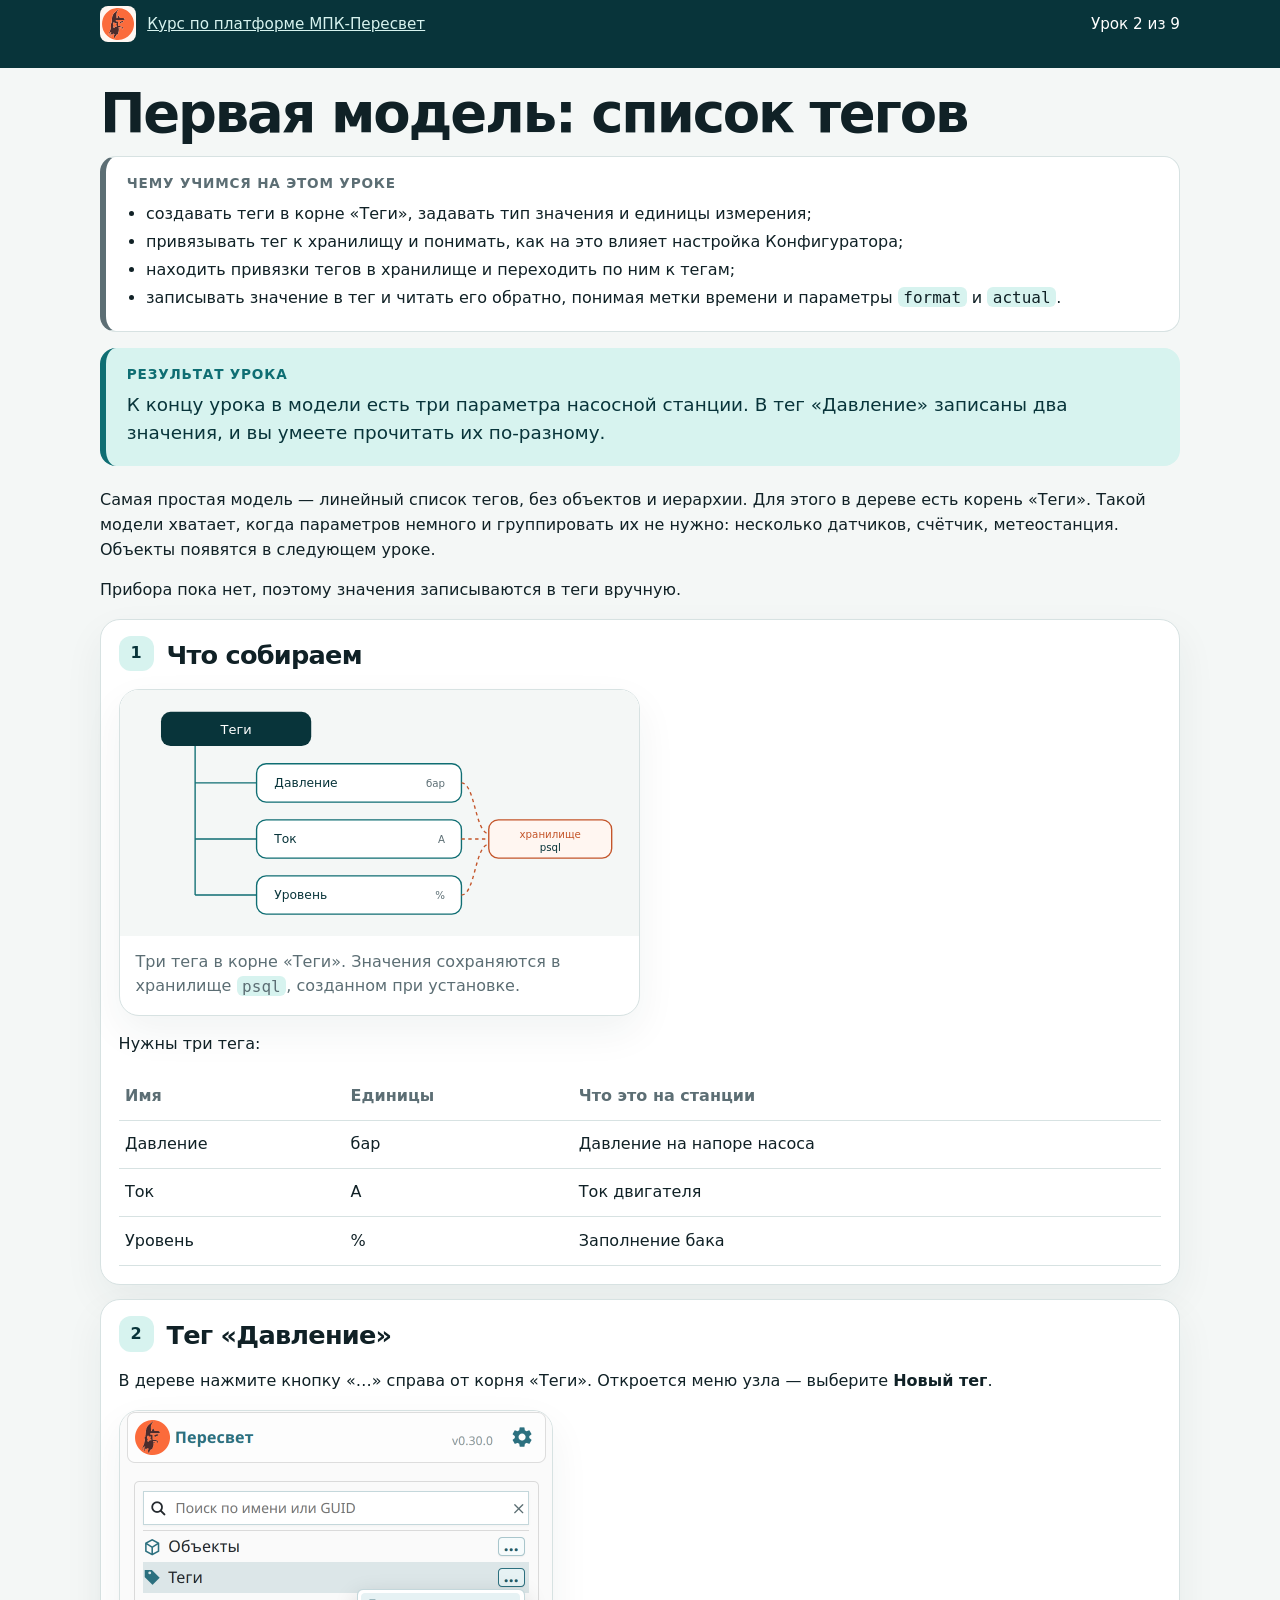
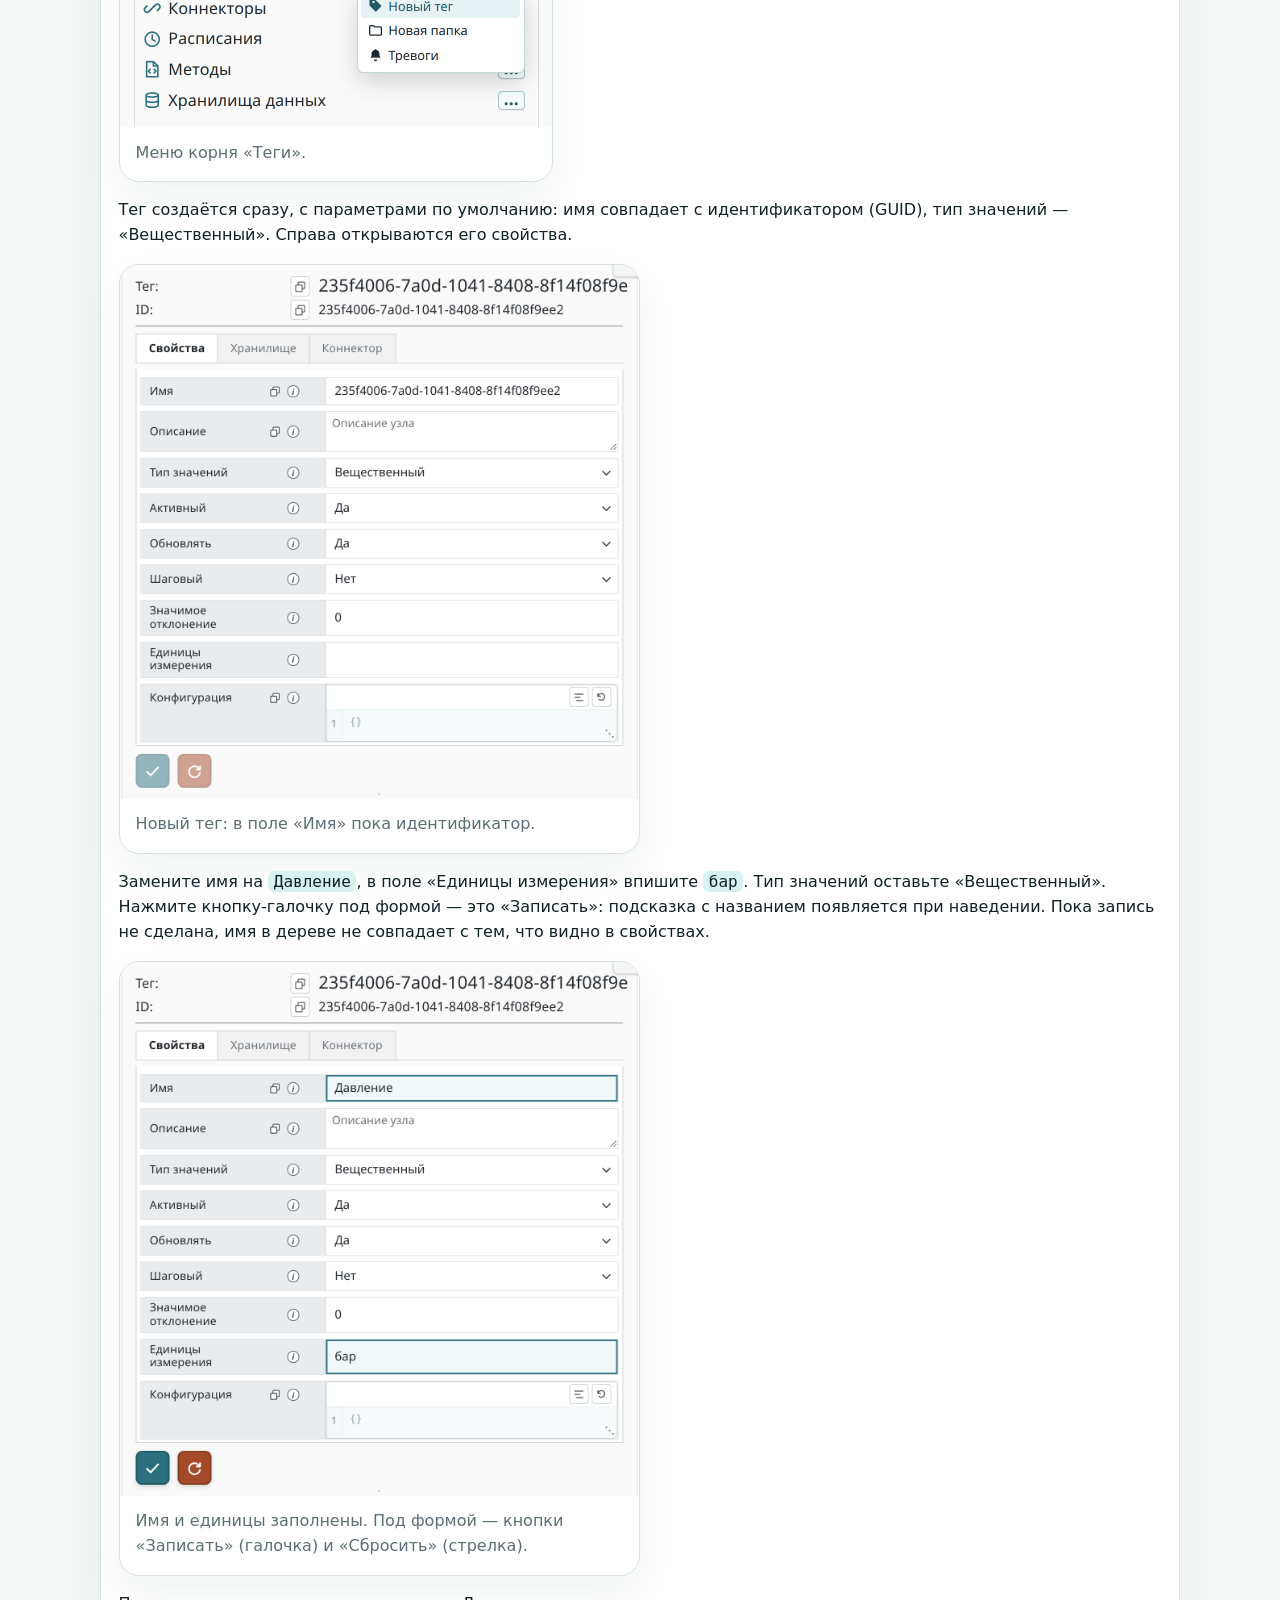
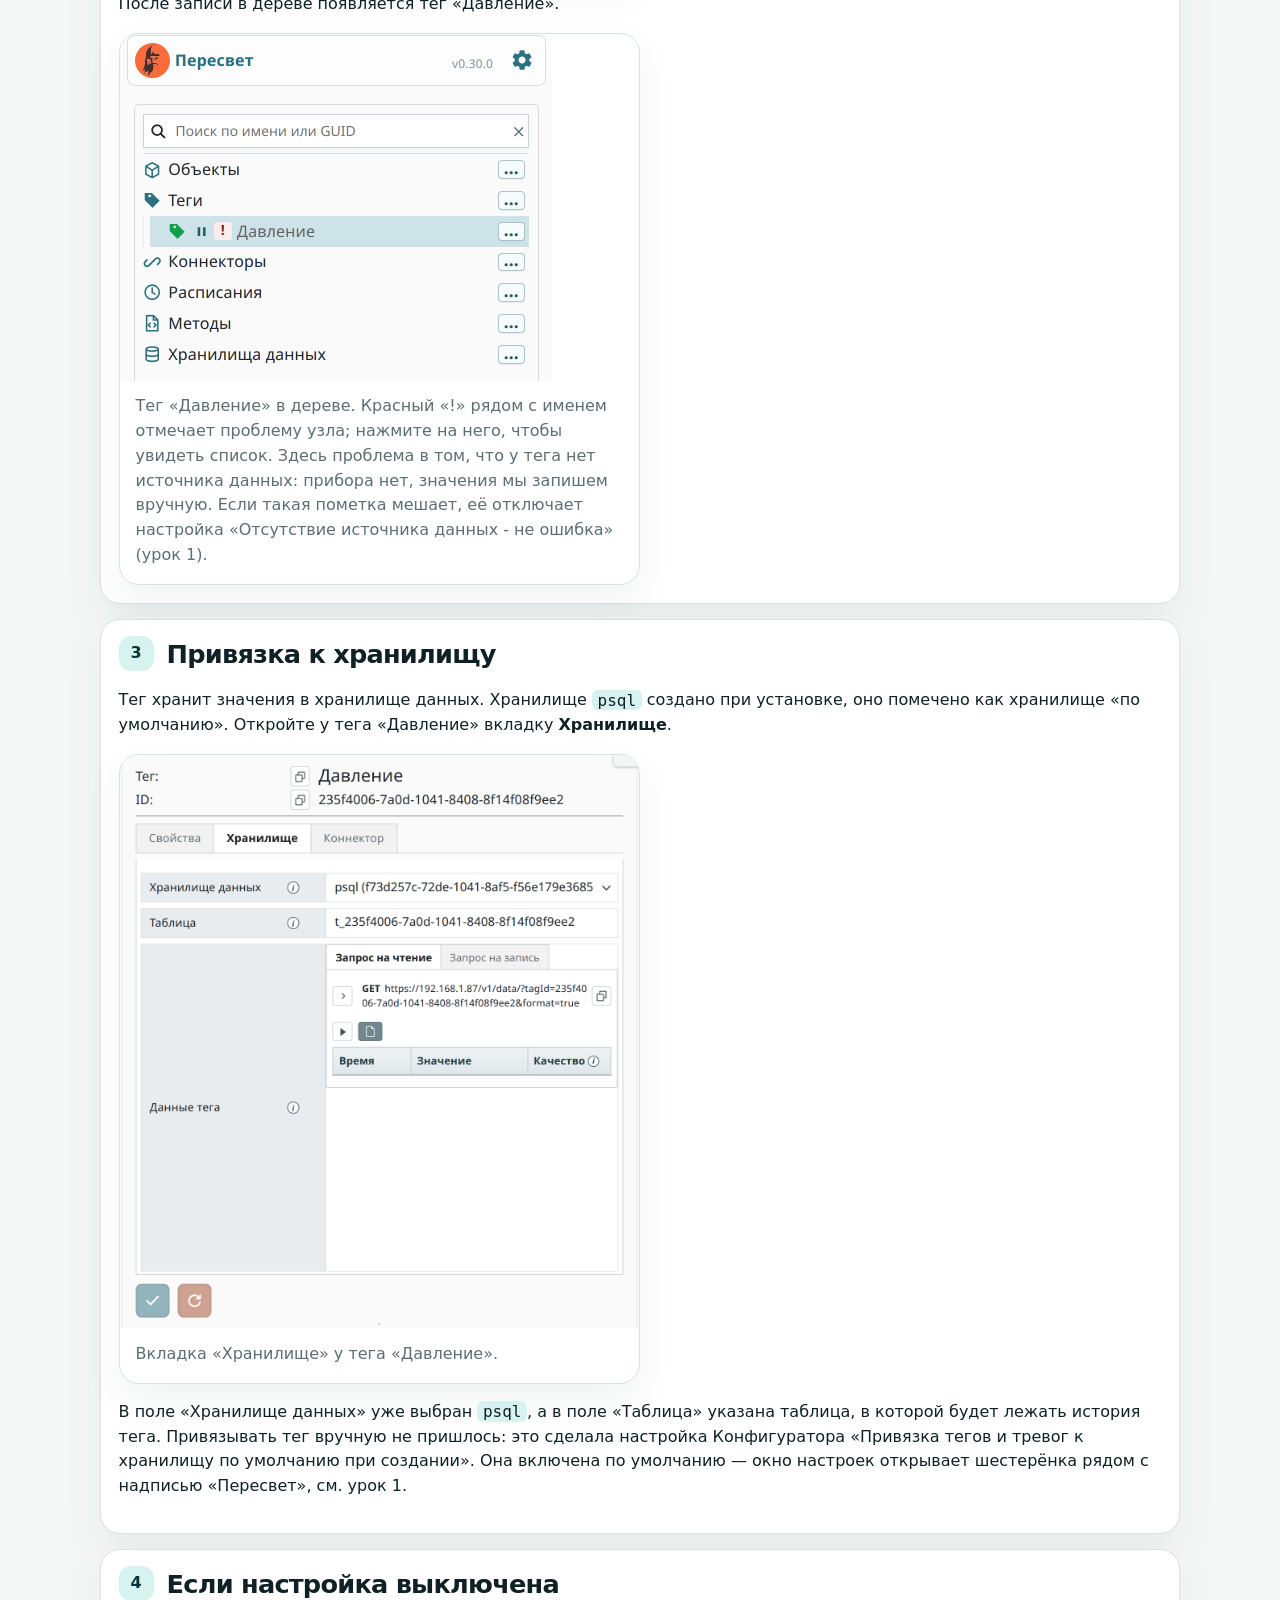
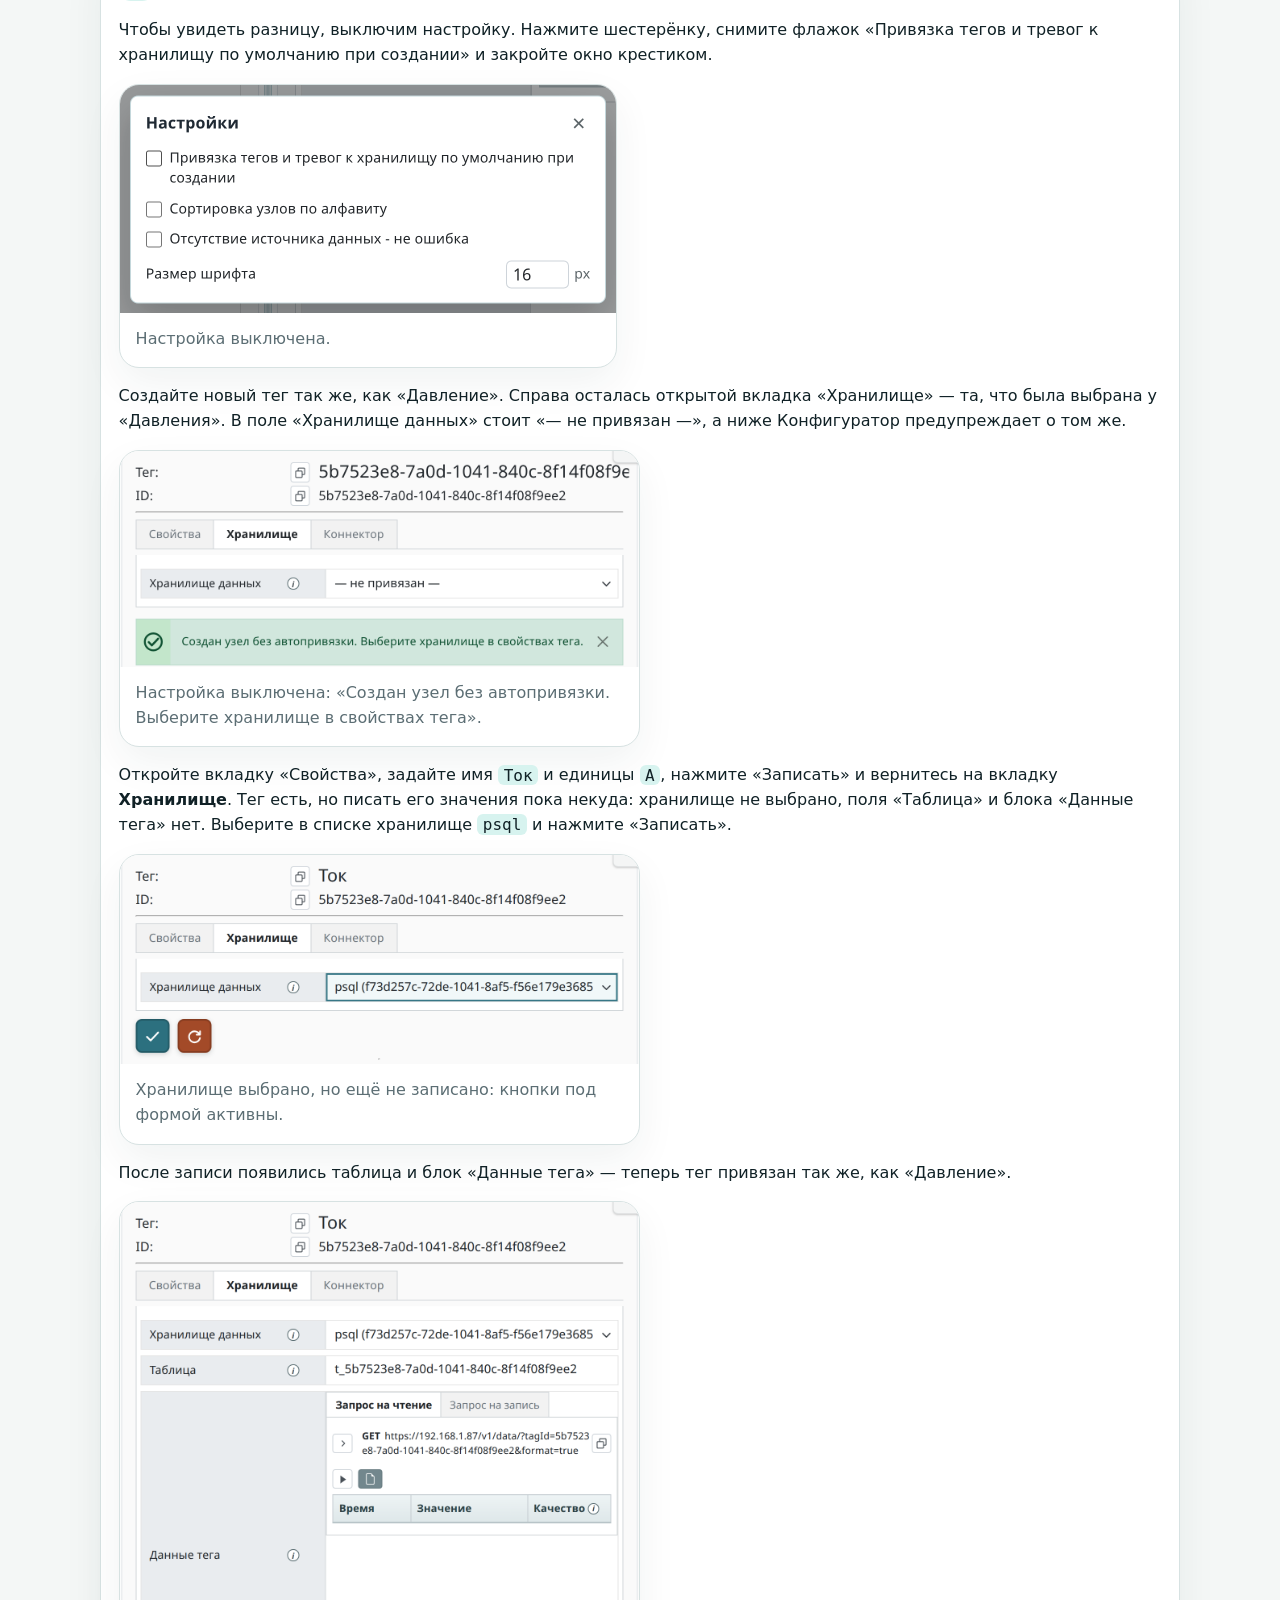
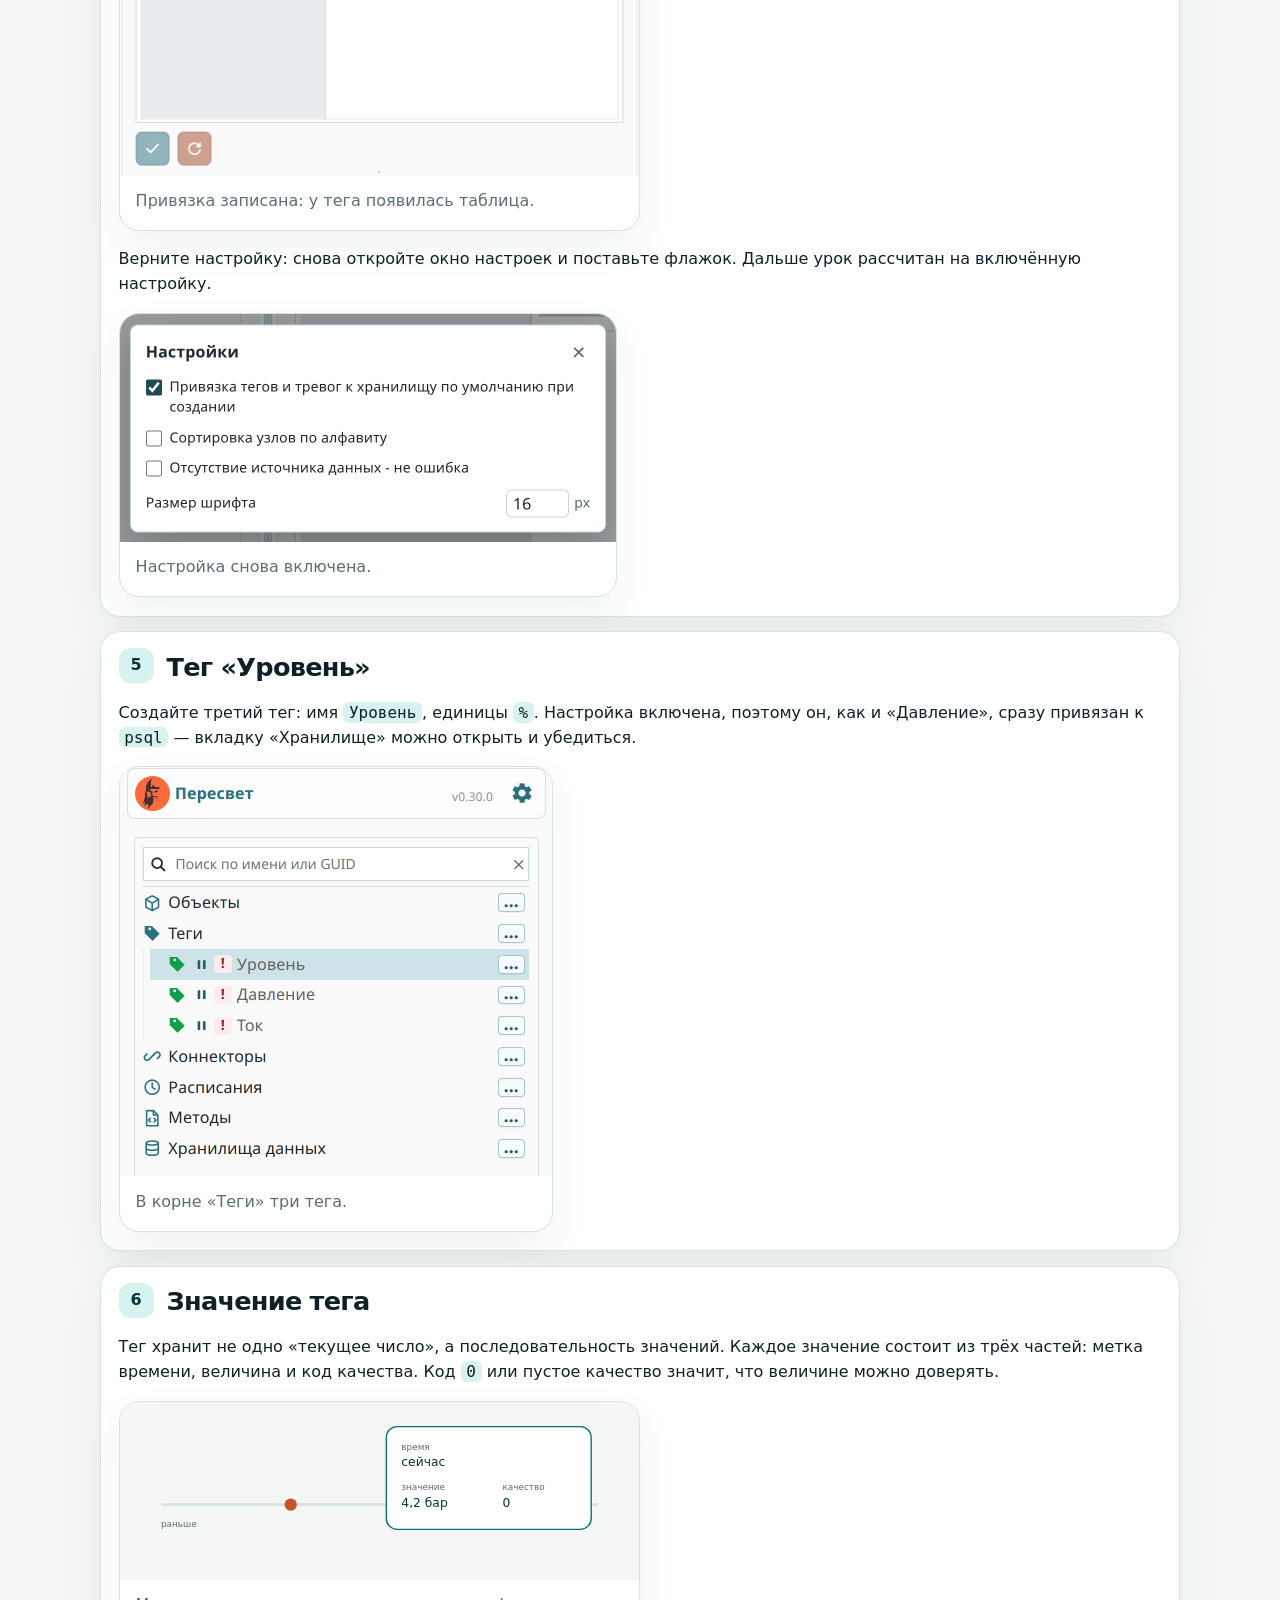
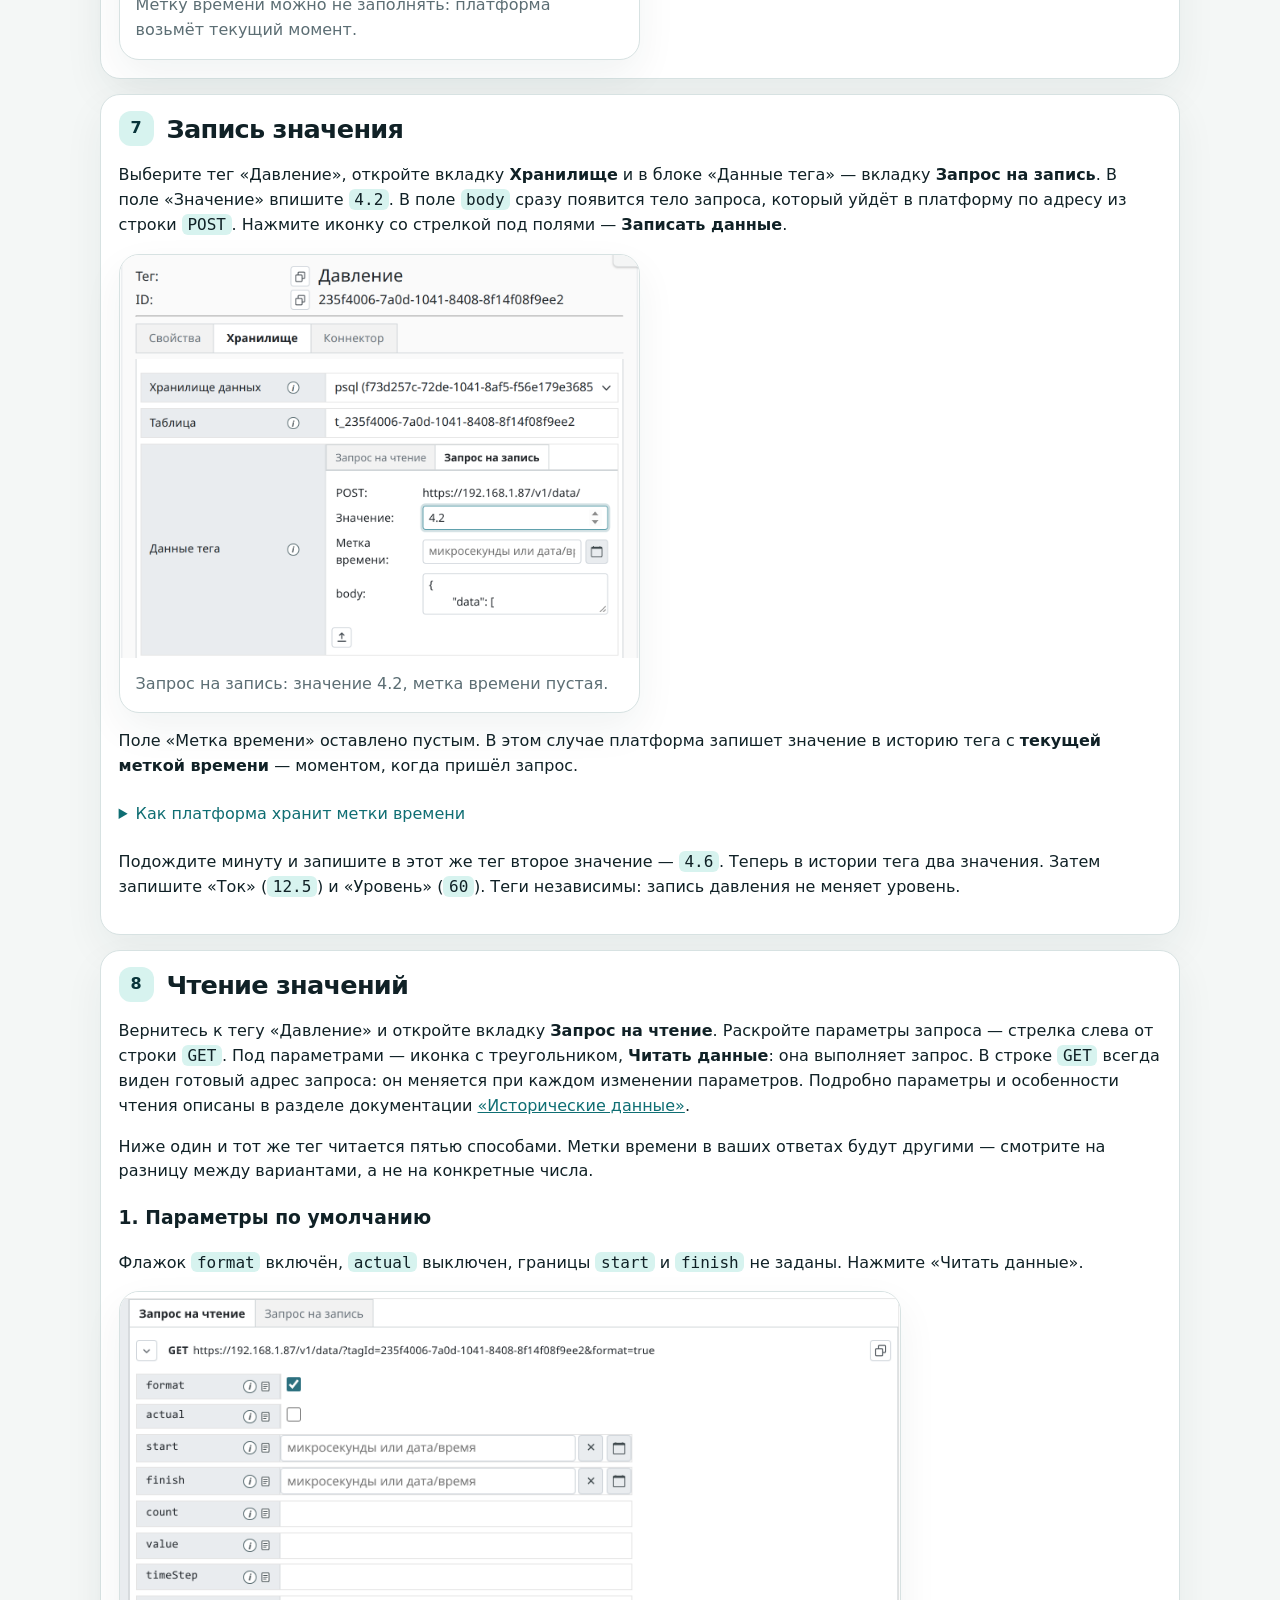
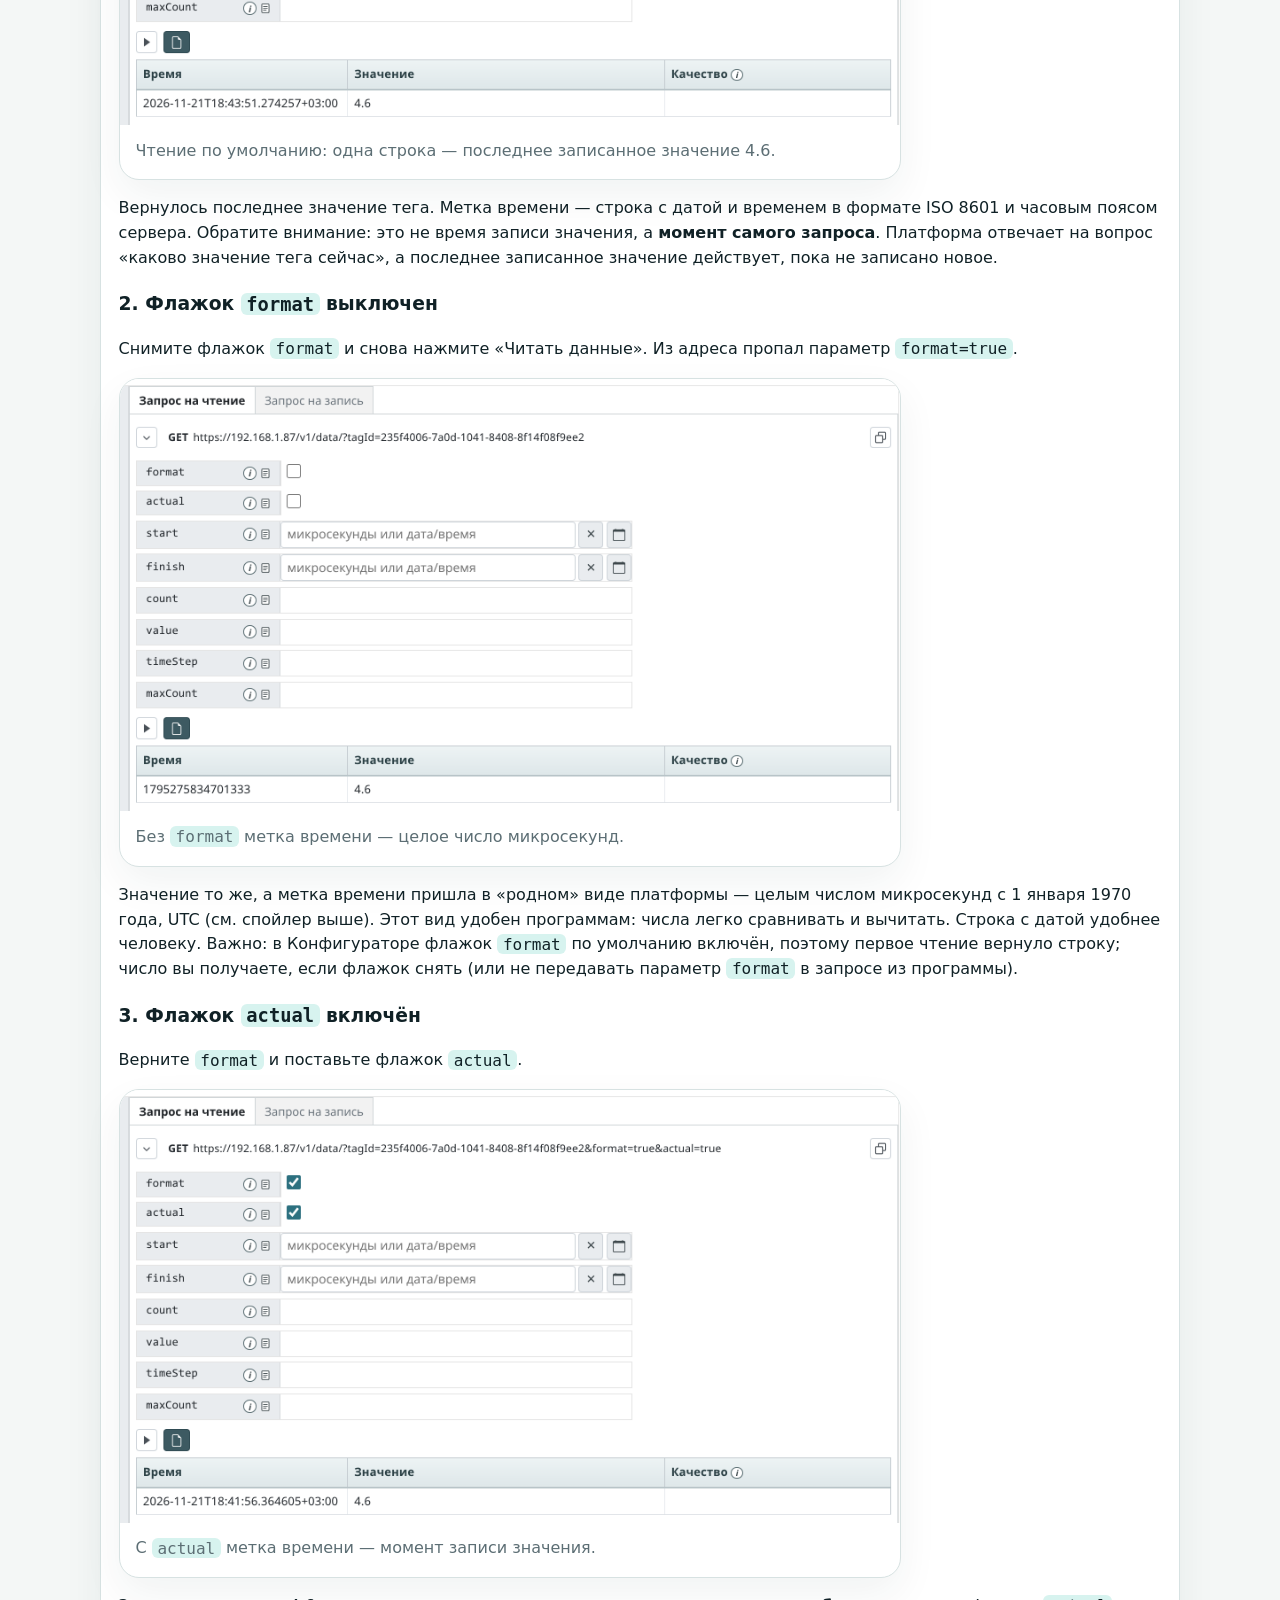
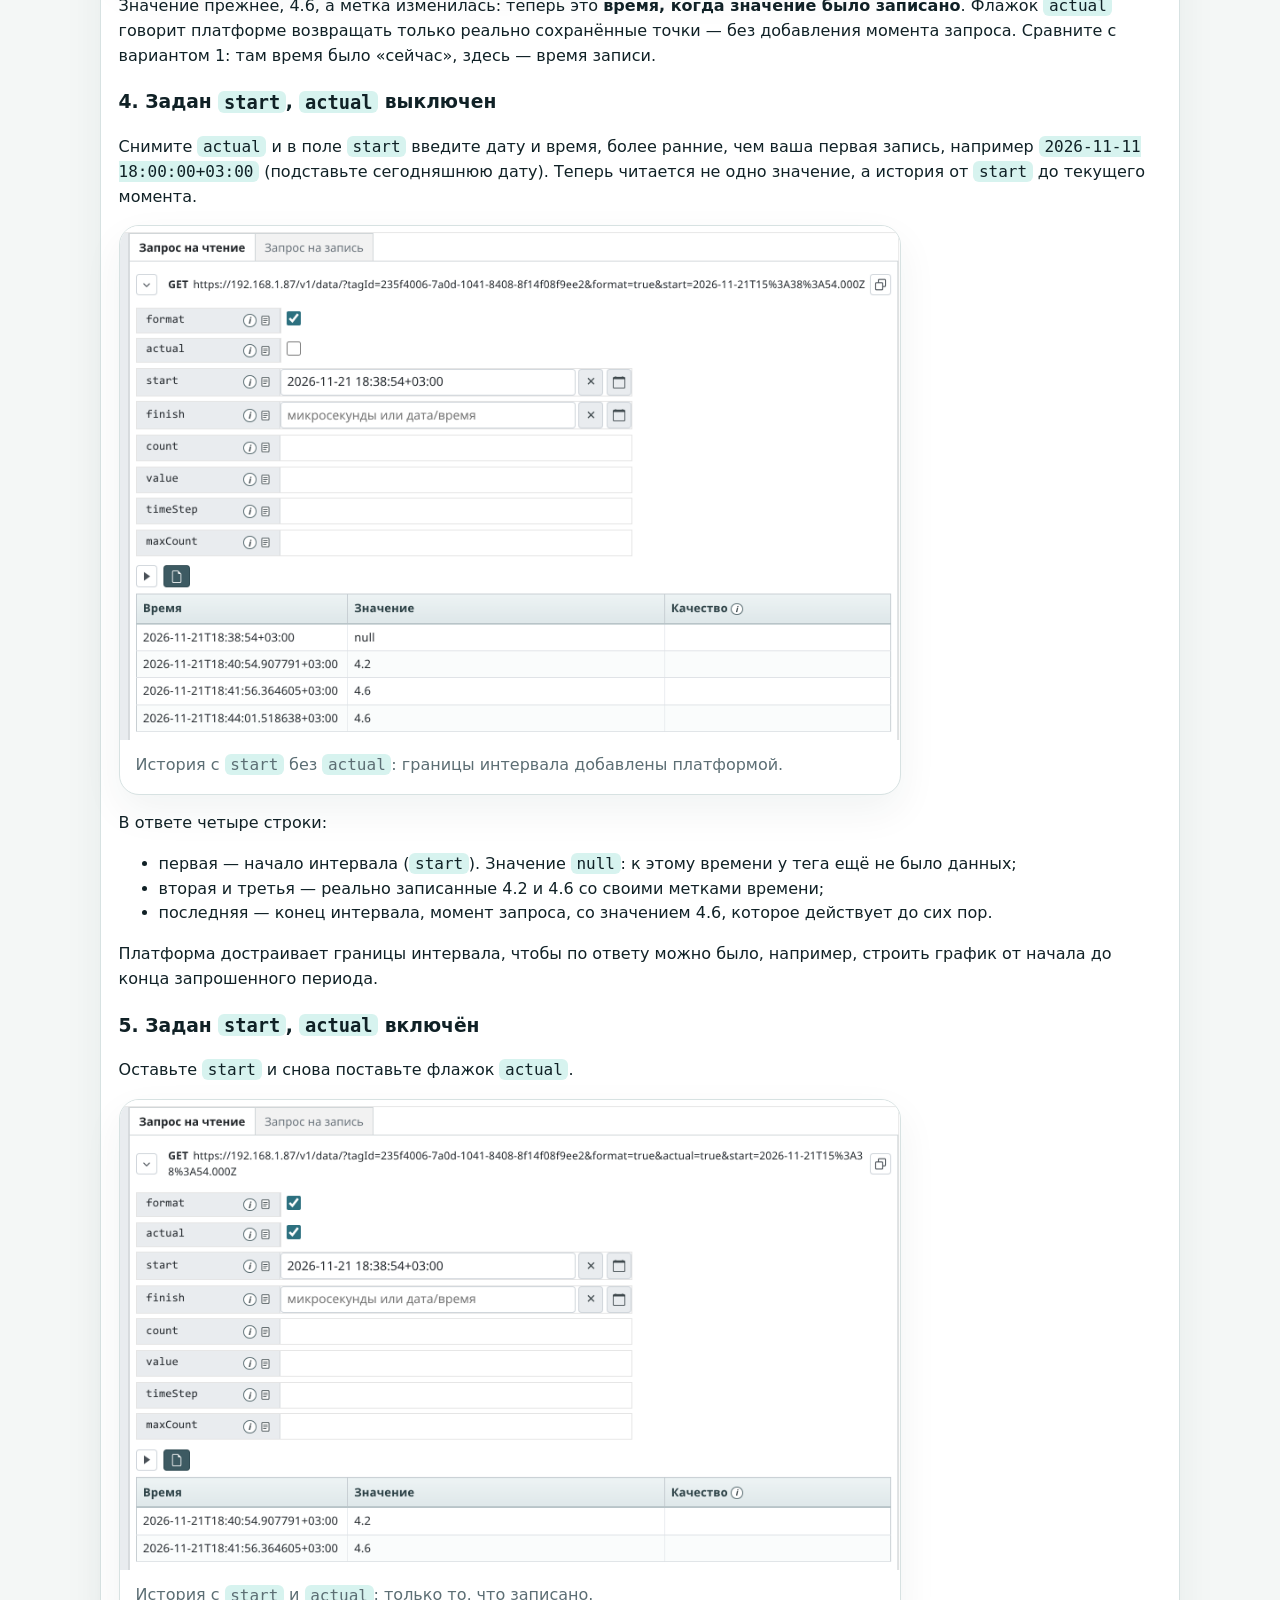
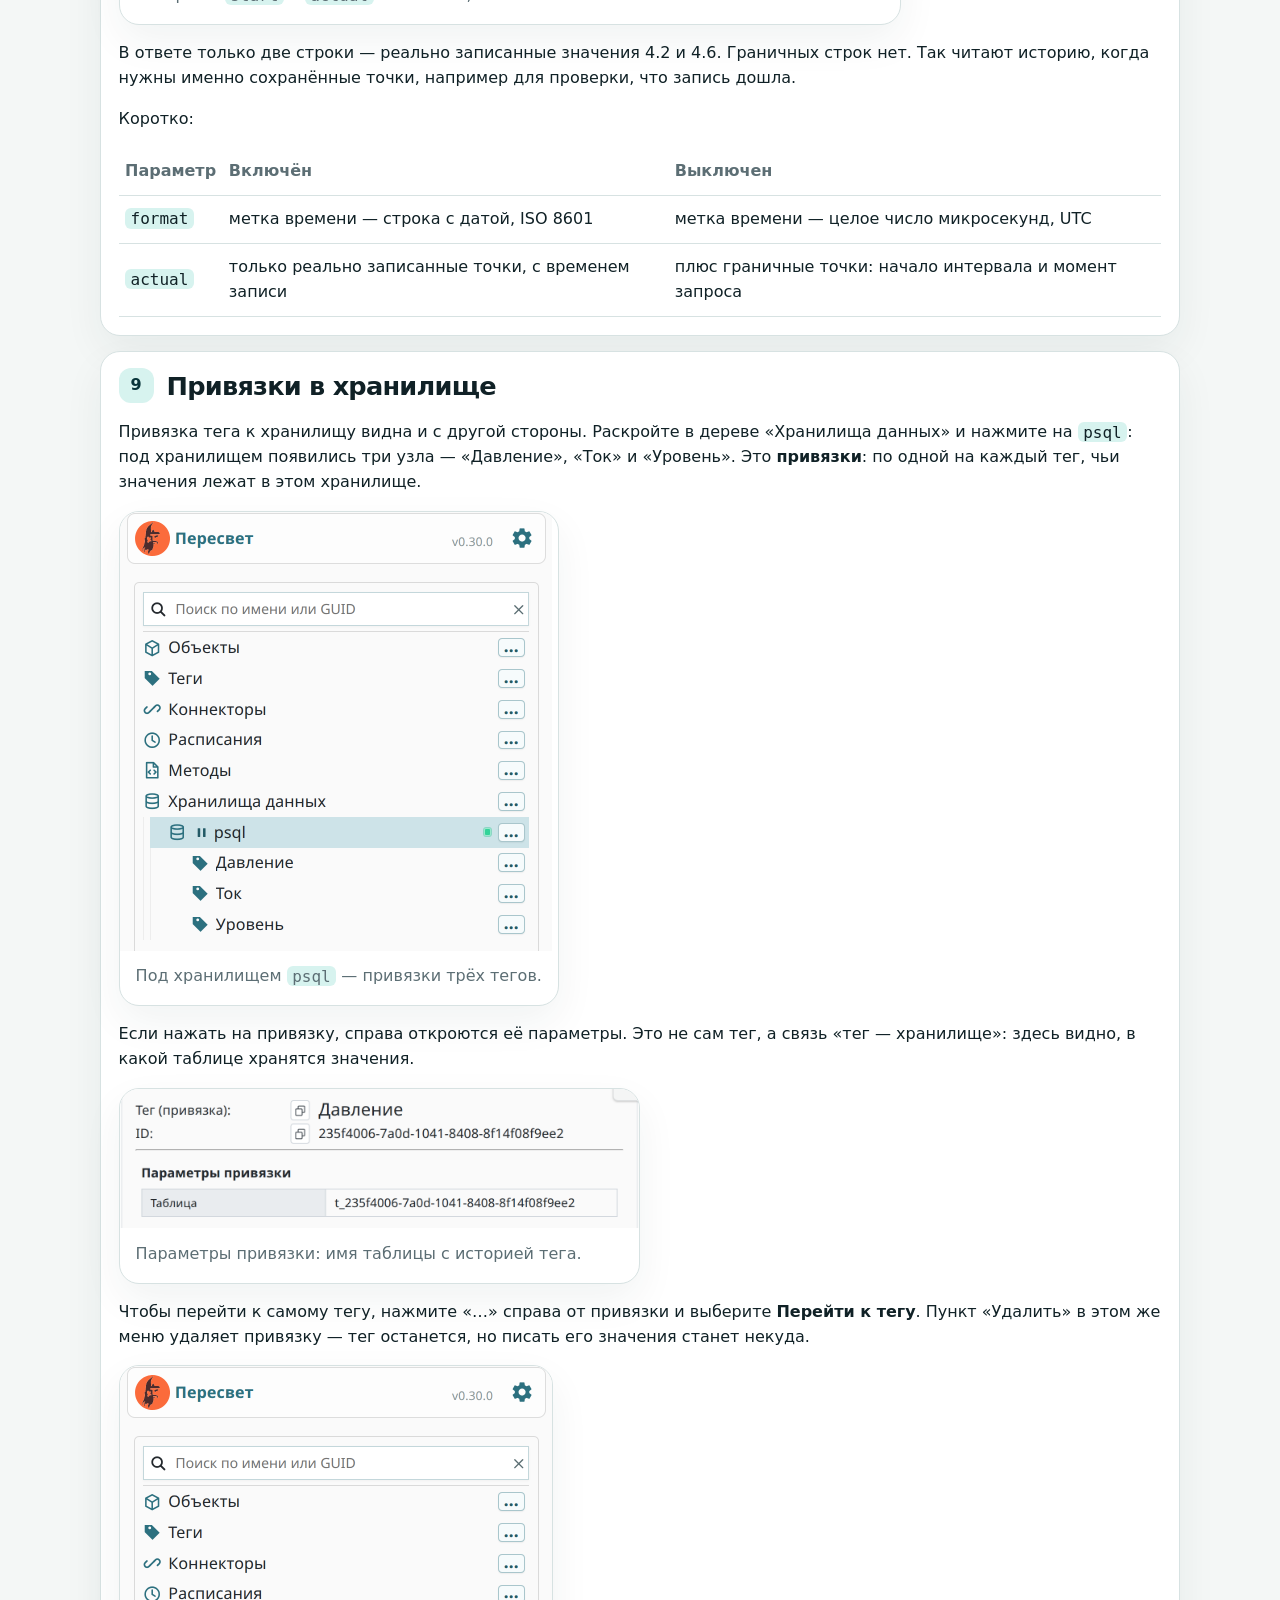
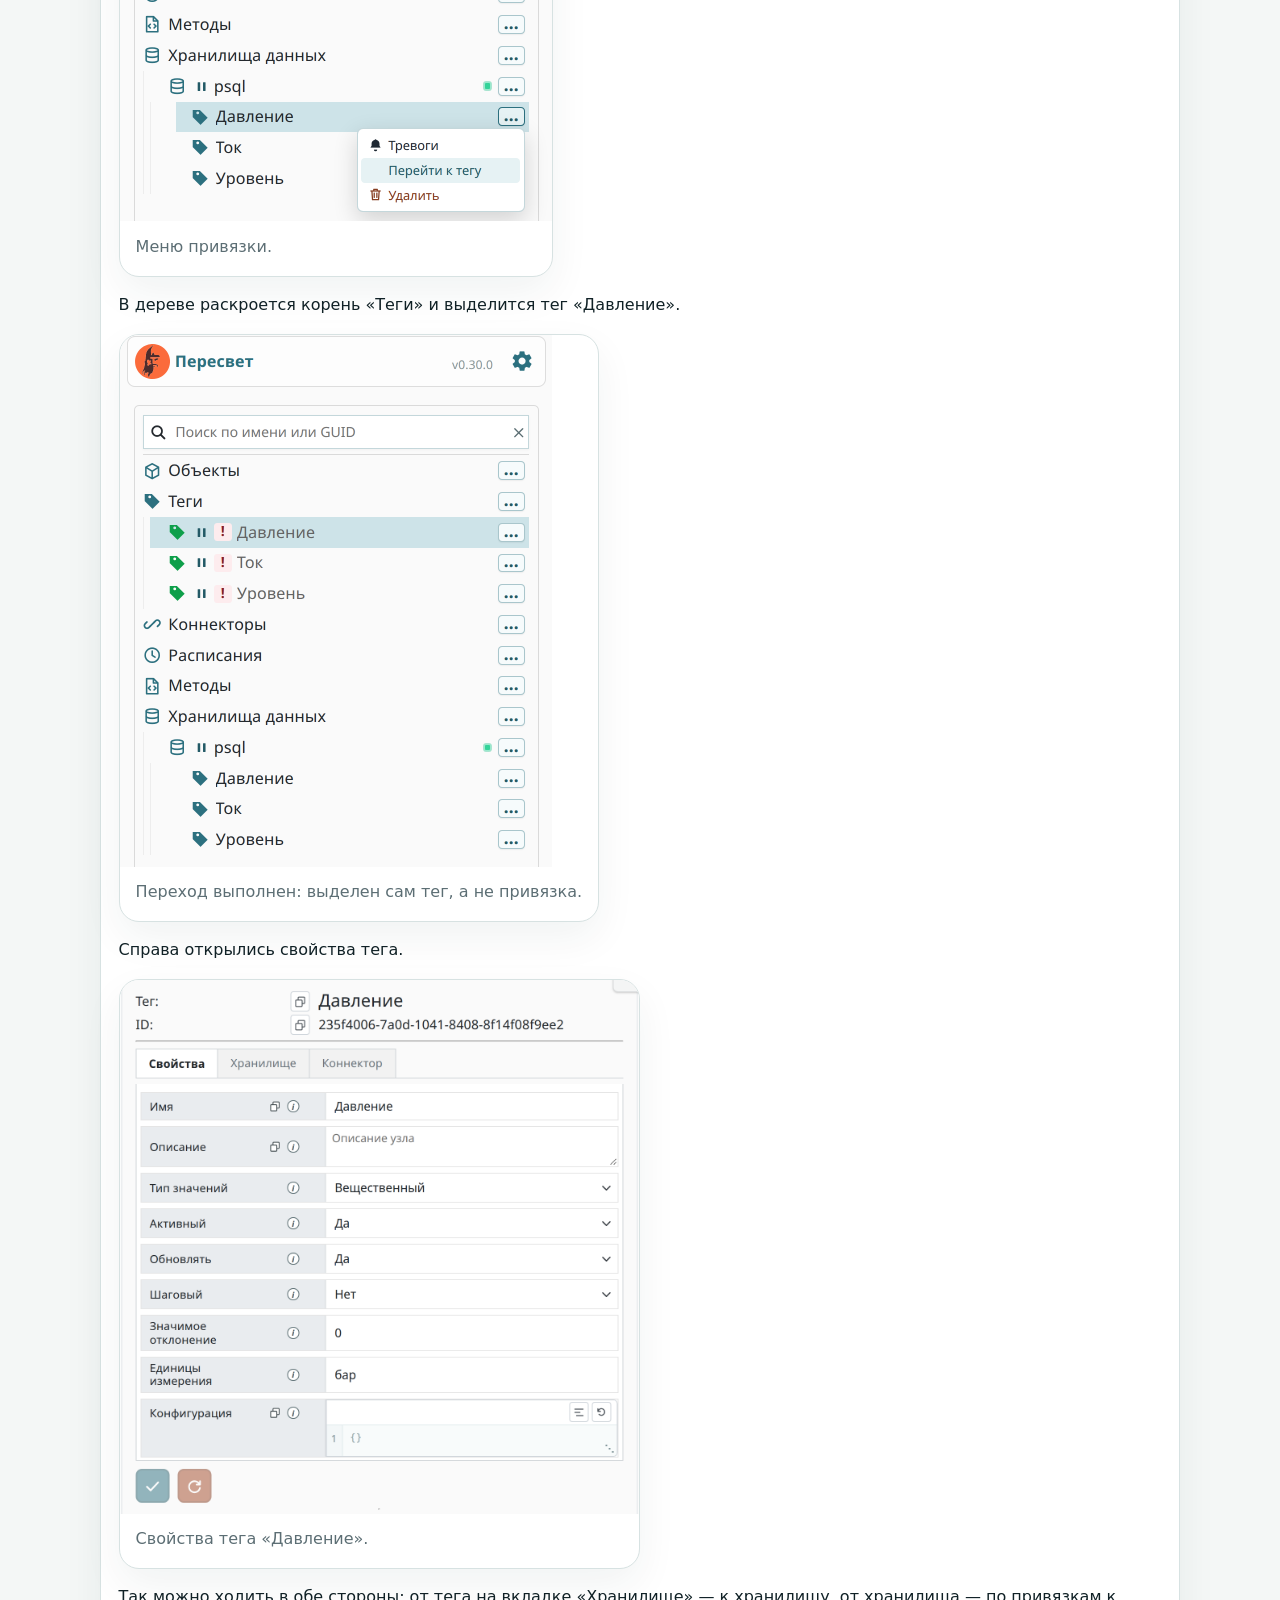
<file: 01.base/lesson-02.html>
<!DOCTYPE html>
<html lang="ru">
<head>
  <meta charset="utf-8">
  <meta name="viewport" content="width=device-width, initial-scale=1">
  <title>Урок 2. Первая модель: список тегов — курс МПК-Пересвет</title>
  <link rel="stylesheet" href="course.css">
</head>
<body>
  <header class="topbar">
    <div class="wrap nav">
      <a href="index.html"><img class="nav-logo" src="pics/logo.svg" alt=""> Курс по платформе МПК-Пересвет</a>
      <span>Урок 2 из 9</span>
    </div>
  </header>
  <main class="wrap lesson">
    <h1>Первая модель: список тегов</h1>
    <div class="goal">
      <div class="k">Чему учимся на этом уроке</div>
      <ul>
        <li>создавать теги в корне «Теги», задавать тип значения и единицы измерения;</li>
        <li>привязывать тег к хранилищу и понимать, как на это влияет настройка Конфигуратора;</li>
        <li>находить привязки тегов в хранилище и переходить по ним к тегам;</li>
        <li>записывать значение в тег и читать его обратно, понимая метки времени и параметры <code>format</code> и <code>actual</code>.</li>
      </ul>
    </div>
    <div class="outcome">
      <div class="k">Результат урока</div>
      <p>К концу урока в модели есть три параметра насосной станции. В тег «Давление» записаны два значения, и вы умеете прочитать их по-разному.</p>
    </div>
    <p>Самая простая модель — линейный список тегов, без объектов и иерархии. Для этого в дереве есть корень «Теги». Такой модели хватает, когда параметров немного и группировать их не нужно: несколько датчиков, счётчик, метеостанция. Объекты появятся в следующем уроке.</p>
    <p>Прибора пока нет, поэтому значения записываются в теги вручную.</p>

    <section class="step">
      <span class="num">1</span>
      <h2>Что собираем</h2>
      <figure class="figure figure-half">
        <img src="pics/tags.svg" alt="Корень Теги, в нём теги Давление, Ток и Уровень, привязанные к хранилищу psql">
        <figcaption>Три тега в корне «Теги». Значения сохраняются в хранилище <code>psql</code>, созданном при установке.</figcaption>
      </figure>
      <p>Нужны три тега:</p>
      <table>
        <thead>
          <tr><th>Имя</th><th>Единицы</th><th>Что это на станции</th></tr>
        </thead>
        <tbody>
          <tr><td>Давление</td><td>бар</td><td>Давление на напоре насоса</td></tr>
          <tr><td>Ток</td><td>А</td><td>Ток двигателя</td></tr>
          <tr><td>Уровень</td><td>%</td><td>Заполнение бака</td></tr>
        </tbody>
      </table>
    </section>

    <section class="step">
      <span class="num">2</span>
      <h2>Тег «Давление»</h2>
      <p>В дереве нажмите кнопку «…» справа от корня «Теги». Откроется меню узла — выберите <strong>Новый тег</strong>.</p>
      <figure class="figure figure-shot">
        <img src="pics/02-lesson-01.png" style="width:432px" alt="Меню корня «Теги» с пунктами «Новый тег», «Новая папка» и «Тревоги»">
        <figcaption>Меню корня «Теги».</figcaption>
      </figure>
      <p>Тег создаётся сразу, с параметрами по умолчанию: имя совпадает с идентификатором (GUID), тип значений — «Вещественный». Справа открываются его свойства.</p>
      <figure class="figure figure-shot">
        <img src="pics/02-lesson-02.png" style="width:644px" alt="Свойства только что созданного тега: имя — длинный идентификатор, тип значений «Вещественный»">
        <figcaption>Новый тег: в поле «Имя» пока идентификатор.</figcaption>
      </figure>
      <p>Замените имя на <code>Давление</code>, в поле «Единицы измерения» впишите <code>бар</code>. Тип значений оставьте «Вещественный». Нажмите кнопку-галочку под формой — это «Записать»: подсказка с названием появляется при наведении. Пока запись не сделана, имя в дереве не совпадает с тем, что видно в свойствах.</p>
      <figure class="figure figure-shot">
        <img src="pics/02-lesson-03.png" style="width:644px" alt="Форма свойств тега: имя «Давление», единицы «бар», под формой кнопки «Записать» и «Сбросить»">
        <figcaption>Имя и единицы заполнены. Под формой — кнопки «Записать» (галочка) и «Сбросить» (стрелка).</figcaption>
      </figure>
      <p>После записи в дереве появляется тег «Давление».</p>
      <figure class="figure figure-shot">
        <img src="pics/02-lesson-04.png" style="width:432px" alt="Дерево: в корне «Теги» тег «Давление»">
        <figcaption>Тег «Давление» в дереве. Красный «!» рядом с именем отмечает проблему узла; нажмите на него, чтобы увидеть список. Здесь проблема в том, что у тега нет источника данных: прибора нет, значения мы запишем вручную. Если такая пометка мешает, её отключает настройка «Отсутствие источника данных - не ошибка» (урок 1).</figcaption>
      </figure>
    </section>

    <section class="step">
      <span class="num">3</span>
      <h2>Привязка к хранилищу</h2>
      <p>Тег хранит значения в хранилище данных. Хранилище <code>psql</code> создано при установке, оно помечено как хранилище «по умолчанию». Откройте у тега «Давление» вкладку <strong>Хранилище</strong>.</p>
      <figure class="figure figure-shot">
        <img src="pics/02-lesson-05.png" style="width:644px" alt="Вкладка «Хранилище» тега «Давление»: выбрано хранилище psql, указано имя таблицы">
        <figcaption>Вкладка «Хранилище» у тега «Давление».</figcaption>
      </figure>
      <p>В поле «Хранилище данных» уже выбран <code>psql</code>, а в поле «Таблица» указана таблица, в которой будет лежать история тега. Привязывать тег вручную не пришлось: это сделала настройка Конфигуратора «Привязка тегов и тревог к хранилищу по умолчанию при создании». Она включена по умолчанию — окно настроек открывает шестерёнка рядом с надписью «Пересвет», см. урок 1.</p>
    </section>

    <section class="step">
      <span class="num">4</span>
      <h2>Если настройка выключена</h2>
      <p>Чтобы увидеть разницу, выключим настройку. Нажмите шестерёнку, снимите флажок «Привязка тегов и тревог к хранилищу по умолчанию при создании» и закройте окно крестиком.</p>
      <figure class="figure figure-shot">
        <img src="pics/02-lesson-06.png" style="width:496px" alt="Окно «Настройки» со снятым флажком «Привязка тегов и тревог к хранилищу по умолчанию при создании»">
        <figcaption>Настройка выключена.</figcaption>
      </figure>
      <p>Создайте новый тег так же, как «Давление». Справа осталась открытой вкладка «Хранилище» — та, что была выбрана у «Давления». В поле «Хранилище данных» стоит «— не привязан —», а ниже Конфигуратор предупреждает о том же.</p>
      <figure class="figure figure-shot">
        <img src="pics/02-lesson-07.png" style="width:644px" alt="Вкладка «Хранилище» только что созданного тега: хранилище не привязано, ниже сообщение «Создан узел без автопривязки. Выберите хранилище в свойствах тега»">
        <figcaption>Настройка выключена: «Создан узел без автопривязки. Выберите хранилище в свойствах тега».</figcaption>
      </figure>
      <p>Откройте вкладку «Свойства», задайте имя <code>Ток</code> и единицы <code>А</code>, нажмите «Записать» и вернитесь на вкладку <strong>Хранилище</strong>. Тег есть, но писать его значения пока некуда: хранилище не выбрано, поля «Таблица» и блока «Данные тега» нет. Выберите в списке хранилище <code>psql</code> и нажмите «Записать».</p>
      <figure class="figure figure-shot">
        <img src="pics/02-lesson-08.png" style="width:644px" alt="Выбрано хранилище psql, кнопки «Записать» и «Сбросить» стали активными">
        <figcaption>Хранилище выбрано, но ещё не записано: кнопки под формой активны.</figcaption>
      </figure>
      <p>После записи появились таблица и блок «Данные тега» — теперь тег привязан так же, как «Давление».</p>
      <figure class="figure figure-shot">
        <img src="pics/02-lesson-09.png" style="width:644px" alt="Тег «Ток» после записи привязки: показаны хранилище psql, таблица и блок «Данные тега»">
        <figcaption>Привязка записана: у тега появилась таблица.</figcaption>
      </figure>
      <p>Верните настройку: снова откройте окно настроек и поставьте флажок. Дальше урок рассчитан на включённую настройку.</p>
      <figure class="figure figure-shot">
        <img src="pics/02-lesson-10.png" style="width:496px" alt="Окно «Настройки» с включённым флажком привязки к хранилищу по умолчанию">
        <figcaption>Настройка снова включена.</figcaption>
      </figure>
    </section>

    <section class="step">
      <span class="num">5</span>
      <h2>Тег «Уровень»</h2>
      <p>Создайте третий тег: имя <code>Уровень</code>, единицы <code>%</code>. Настройка включена, поэтому он, как и «Давление», сразу привязан к <code>psql</code> — вкладку «Хранилище» можно открыть и убедиться.</p>
      <figure class="figure figure-shot">
        <img src="pics/02-lesson-11.png" style="width:432px" alt="Дерево: в корне «Теги» три тега — Уровень, Давление и Ток">
        <figcaption>В корне «Теги» три тега.</figcaption>
      </figure>
    </section>

    <section class="step">
      <span class="num">6</span>
      <h2>Значение тега</h2>
      <p>Тег хранит не одно «текущее число», а последовательность значений. Каждое значение состоит из трёх частей: метка времени, величина и код качества. Код <code>0</code> или пустое качество значит, что величине можно доверять.</p>
      <figure class="figure figure-half">
        <img src="pics/point.svg" alt="Значение давления 4,2 бар с качеством 0">
        <figcaption>Метку времени можно не заполнять: платформа возьмёт текущий момент.</figcaption>
      </figure>
    </section>

    <section class="step">
      <span class="num">7</span>
      <h2>Запись значения</h2>
      <p>Выберите тег «Давление», откройте вкладку <strong>Хранилище</strong> и в блоке «Данные тега» — вкладку <strong>Запрос на запись</strong>. В поле «Значение» впишите <code>4.2</code>. В поле <code>body</code> сразу появится тело запроса, который уйдёт в платформу по адресу из строки <code>POST</code>. Нажмите иконку со стрелкой под полями — <strong>Записать данные</strong>.</p>
      <figure class="figure figure-shot">
        <img src="pics/02-lesson-12.png" style="width:644px" alt="Вкладка «Запрос на запись» тега «Давление»: адрес POST, в поле «Значение» введено 4.2, метка времени пустая, в поле body — тело запроса, под ним иконка «Записать данные»">
        <figcaption>Запрос на запись: значение 4.2, метка времени пустая.</figcaption>
      </figure>
      <p>Поле «Метка времени» оставлено пустым. В этом случае платформа запишет значение в историю тега с <strong>текущей меткой времени</strong> — моментом, когда пришёл запрос.</p>
      <details class="spoiler">
        <summary>Как платформа хранит метки времени</summary>
        <p>Во всех данных платформы метка времени — это целое число <strong>микросекунд</strong>, прошедших с 1 января 1970 года, в часовом поясе <strong>UTC</strong>. Например, число <code>1794411094833222</code> — это 15:31:34.833 UTC, то есть 18:31:34 по московскому времени. Так же устроена история любого тега, подробности — в разделе документации <a href="https://mp-co-ru.github.io/peresvet/historical_data.html">«Исторические данные»</a>.</p>
        <p>Когда метку нужно ввести вручную, подойдёт и число микросекунд, и обычная дата со временем, например <code>2026-11-11 18:00:00+03:00</code>. Если часовой пояс не указан, время считается UTC.</p>
      </details>
      <p>Подождите минуту и запишите в этот же тег второе значение — <code>4.6</code>. Теперь в истории тега два значения. Затем запишите «Ток» (<code>12.5</code>) и «Уровень» (<code>60</code>). Теги независимы: запись давления не меняет уровень.</p>
    </section>

    <section class="step">
      <span class="num">8</span>
      <h2>Чтение значений</h2>
      <p>Вернитесь к тегу «Давление» и откройте вкладку <strong>Запрос на чтение</strong>. Раскройте параметры запроса — стрелка слева от строки <code>GET</code>. Под параметрами — иконка с треугольником, <strong>Читать данные</strong>: она выполняет запрос. В строке <code>GET</code> всегда виден готовый адрес запроса: он меняется при каждом изменении параметров. Подробно параметры и особенности чтения описаны в разделе документации <a href="https://mp-co-ru.github.io/peresvet/historical_data.html">«Исторические данные»</a>.</p>
      <p>Ниже один и тот же тег читается пятью способами. Метки времени в ваших ответах будут другими — смотрите на разницу между вариантами, а не на конкретные числа.</p>

      <h3>1. Параметры по умолчанию</h3>
      <p>Флажок <code>format</code> включён, <code>actual</code> выключен, границы <code>start</code> и <code>finish</code> не заданы. Нажмите «Читать данные».</p>
      <figure class="figure figure-shot figure-wide">
        <img src="pics/02-lesson-13.png" style="width:780px" alt="Чтение с параметрами по умолчанию: одна строка с текущим временем и значением 4.6">
        <figcaption>Чтение по умолчанию: одна строка — последнее записанное значение 4.6.</figcaption>
      </figure>
      <p>Вернулось последнее значение тега. Метка времени — строка с датой и временем в формате ISO 8601 и часовым поясом сервера. Обратите внимание: это не время записи значения, а <strong>момент самого запроса</strong>. Платформа отвечает на вопрос «каково значение тега сейчас», а последнее записанное значение действует, пока не записано новое.</p>

      <h3>2. Флажок <code>format</code> выключен</h3>
      <p>Снимите флажок <code>format</code> и снова нажмите «Читать данные». Из адреса пропал параметр <code>format=true</code>.</p>
      <figure class="figure figure-shot figure-wide">
        <img src="pics/02-lesson-14.png" style="width:780px" alt="Чтение с выключенным флажком format: метка времени — целое число микросекунд">
        <figcaption>Без <code>format</code> метка времени — целое число микросекунд.</figcaption>
      </figure>
      <p>Значение то же, а метка времени пришла в «родном» виде платформы — целым числом микросекунд с 1 января 1970 года, UTC (см. спойлер выше). Этот вид удобен программам: числа легко сравнивать и вычитать. Строка с датой удобнее человеку. Важно: в Конфигураторе флажок <code>format</code> по умолчанию включён, поэтому первое чтение вернуло строку; число вы получаете, если флажок снять (или не передавать параметр <code>format</code> в запросе из программы).</p>

      <h3>3. Флажок <code>actual</code> включён</h3>
      <p>Верните <code>format</code> и поставьте флажок <code>actual</code>.</p>
      <figure class="figure figure-shot figure-wide">
        <img src="pics/02-lesson-15.png" style="width:780px" alt="Чтение с включённым флажком actual: метка времени — момент записи значения 4.6">
        <figcaption>С <code>actual</code> метка времени — момент записи значения.</figcaption>
      </figure>
      <p>Значение прежнее, 4.6, а метка изменилась: теперь это <strong>время, когда значение было записано</strong>. Флажок <code>actual</code> говорит платформе возвращать только реально сохранённые точки — без добавления момента запроса. Сравните с вариантом 1: там время было «сейчас», здесь — время записи.</p>

      <h3>4. Задан <code>start</code>, <code>actual</code> выключен</h3>
      <p>Снимите <code>actual</code> и в поле <code>start</code> введите дату и время, более ранние, чем ваша первая запись, например <code>2026-11-11 18:00:00+03:00</code> (подставьте сегодняшнюю дату). Теперь читается не одно значение, а история от <code>start</code> до текущего момента.</p>
      <figure class="figure figure-shot figure-wide">
        <img src="pics/02-lesson-16.png" style="width:780px" alt="Чтение с start и выключенным actual: строки на границе start, обе записи и строка на момент запроса">
        <figcaption>История с <code>start</code> без <code>actual</code>: границы интервала добавлены платформой.</figcaption>
      </figure>
      <p>В ответе четыре строки:</p>
      <ul>
        <li>первая — начало интервала (<code>start</code>). Значение <code>null</code>: к этому времени у тега ещё не было данных;</li>
        <li>вторая и третья — реально записанные 4.2 и 4.6 со своими метками времени;</li>
        <li>последняя — конец интервала, момент запроса, со значением 4.6, которое действует до сих пор.</li>
      </ul>
      <p>Платформа достраивает границы интервала, чтобы по ответу можно было, например, строить график от начала до конца запрошенного периода.</p>

      <h3>5. Задан <code>start</code>, <code>actual</code> включён</h3>
      <p>Оставьте <code>start</code> и снова поставьте флажок <code>actual</code>.</p>
      <figure class="figure figure-shot figure-wide">
        <img src="pics/02-lesson-17.png" style="width:780px" alt="Чтение с start и включённым actual: только две реально записанные точки 4.2 и 4.6">
        <figcaption>История с <code>start</code> и <code>actual</code>: только то, что записано.</figcaption>
      </figure>
      <p>В ответе только две строки — реально записанные значения 4.2 и 4.6. Граничных строк нет. Так читают историю, когда нужны именно сохранённые точки, например для проверки, что запись дошла.</p>

      <p>Коротко:</p>
      <table>
        <thead>
          <tr><th>Параметр</th><th>Включён</th><th>Выключен</th></tr>
        </thead>
        <tbody>
          <tr><td><code>format</code></td><td>метка времени — строка с датой, ISO 8601</td><td>метка времени — целое число микросекунд, UTC</td></tr>
          <tr><td><code>actual</code></td><td>только реально записанные точки, с временем записи</td><td>плюс граничные точки: начало интервала и момент запроса</td></tr>
        </tbody>
      </table>
    </section>

    <section class="step">
      <span class="num">9</span>
      <h2>Привязки в хранилище</h2>
      <p>Привязка тега к хранилищу видна и с другой стороны. Раскройте в дереве «Хранилища данных» и нажмите на <code>psql</code>: под хранилищем появились три узла — «Давление», «Ток» и «Уровень». Это <strong>привязки</strong>: по одной на каждый тег, чьи значения лежат в этом хранилище.</p>
      <figure class="figure figure-shot">
        <img src="pics/02-lesson-18.png" style="width:432px" alt="Дерево: в «Хранилища данных» хранилище psql, под ним привязки Давление, Ток и Уровень">
        <figcaption>Под хранилищем <code>psql</code> — привязки трёх тегов.</figcaption>
      </figure>
      <p>Если нажать на привязку, справа откроются её параметры. Это не сам тег, а связь «тег — хранилище»: здесь видно, в какой таблице хранятся значения.</p>
      <figure class="figure figure-shot">
        <img src="pics/02-lesson-19.png" style="width:644px" alt="Параметры привязки «Давление»: заголовок «Тег (привязка)», таблица t_235f4006-…">
        <figcaption>Параметры привязки: имя таблицы с историей тега.</figcaption>
      </figure>
      <p>Чтобы перейти к самому тегу, нажмите «…» справа от привязки и выберите <strong>Перейти к тегу</strong>. Пункт «Удалить» в этом же меню удаляет привязку — тег останется, но писать его значения станет некуда.</p>
      <figure class="figure figure-shot">
        <img src="pics/02-lesson-20.png" style="width:432px" alt="Меню привязки «Давление» с пунктами «Тревоги», «Перейти к тегу» и «Удалить»">
        <figcaption>Меню привязки.</figcaption>
      </figure>
      <p>В дереве раскроется корень «Теги» и выделится тег «Давление».</p>
      <figure class="figure figure-shot">
        <img src="pics/02-lesson-21.png" style="width:432px" alt="Дерево после перехода: в «Теги» выделен тег Давление, ниже раскрыто хранилище psql с привязками">
        <figcaption>Переход выполнен: выделен сам тег, а не привязка.</figcaption>
      </figure>
      <p>Справа открылись свойства тега.</p>
      <figure class="figure figure-shot">
        <img src="pics/02-lesson-22.png" style="width:644px" alt="Свойства тега «Давление»">
        <figcaption>Свойства тега «Давление».</figcaption>
      </figure>
      <p>Так можно ходить в обе стороны: от тега на вкладке «Хранилище» — к хранилищу, от хранилища — по привязкам к тегам. Когда тегов сотни, по хранилищу удобно проверить, какие из них к нему привязаны.</p>
    </section>

    <section class="check">
      <h2>Проверка</h2>
      <ul>
        <li>В корне «Теги» три тега, у каждого тип «вещественный» и свои единицы.</li>
        <li>Все три тега привязаны к хранилищу <code>psql</code>.</li>
        <li>Чтение давления по умолчанию возвращает последнее записанное значение — 4,6.</li>
        <li>При включённом <code>actual</code> и заданном <code>start</code> в ответе ровно две строки — 4,2 и 4,6.</li>
        <li>Настройка привязки к хранилищу по умолчанию снова включена.</li>
        <li>В «Хранилища данных → psql» три привязки, и пункт «Перейти к тегу» открывает нужный тег.</li>
      </ul>
    </section>

    <aside class="deeper">
      <h2>В расширенном курсе</h2>
      <ul>
        <li><a href="../02.advanced/index.html#lesson-02">все типы значений тегов: целый, строковый, json и другие</a>;</li>
        <li><a href="../02.advanced/index.html#lesson-02">коды качества и что делать с недостоверными значениями</a>;</li>
        <li><a href="../02.advanced/index.html#lesson-02">несколько хранилищ и выбор хранилища для тега</a>;</li>
        <li><a href="../02.advanced/index.html#lesson-04">запись и чтение значений через API — из своих программ</a>.</li>
      </ul>
      <p>Расширенный курс готовится, ссылки выше ведут в его <a href="../02.advanced/index.html">программу</a>. Пока эти темы описаны в справочнике: <a href="https://mp-co-ru.github.io/peresvet/tags.html">«Теги»</a>, <a href="https://mp-co-ru.github.io/peresvet/dataStorages.html">«Хранилища данных»</a>, <a href="https://mp-co-ru.github.io/peresvet/data_api.html">«Данные»</a>, <a href="https://mp-co-ru.github.io/peresvet/historical_data.html">«Исторические данные»</a>.</p>
    </aside>

    <p><a href="lesson-01.html">← Урок 1</a> · <a href="lesson-03.html">Урок 3. Объекты и иерархия →</a></p>
  </main>
  <footer class="footer">
    <div class="wrap footer-inner">
      <a class="footer-logo" href="https://matchpoint-consulting.ru/"><img src="pics/mpc-logo.svg" alt="Логотип ООО Матч Поинт Консалтинг"></a>
      <p class="footer-contacts">Тел.: <a href="tel:+74993930040">+7 (499) 393-00-40</a> · E-mail: <a href="mailto:info@mp-co.ru">info@mp-co.ru</a></p>
      <p>© 2023-2026 <a href="https://matchpoint-consulting.ru/">ООО «МПК»</a></p>
    </div>
  </footer>
  <script src="course.js"></script>
</body>
</html>
</file>
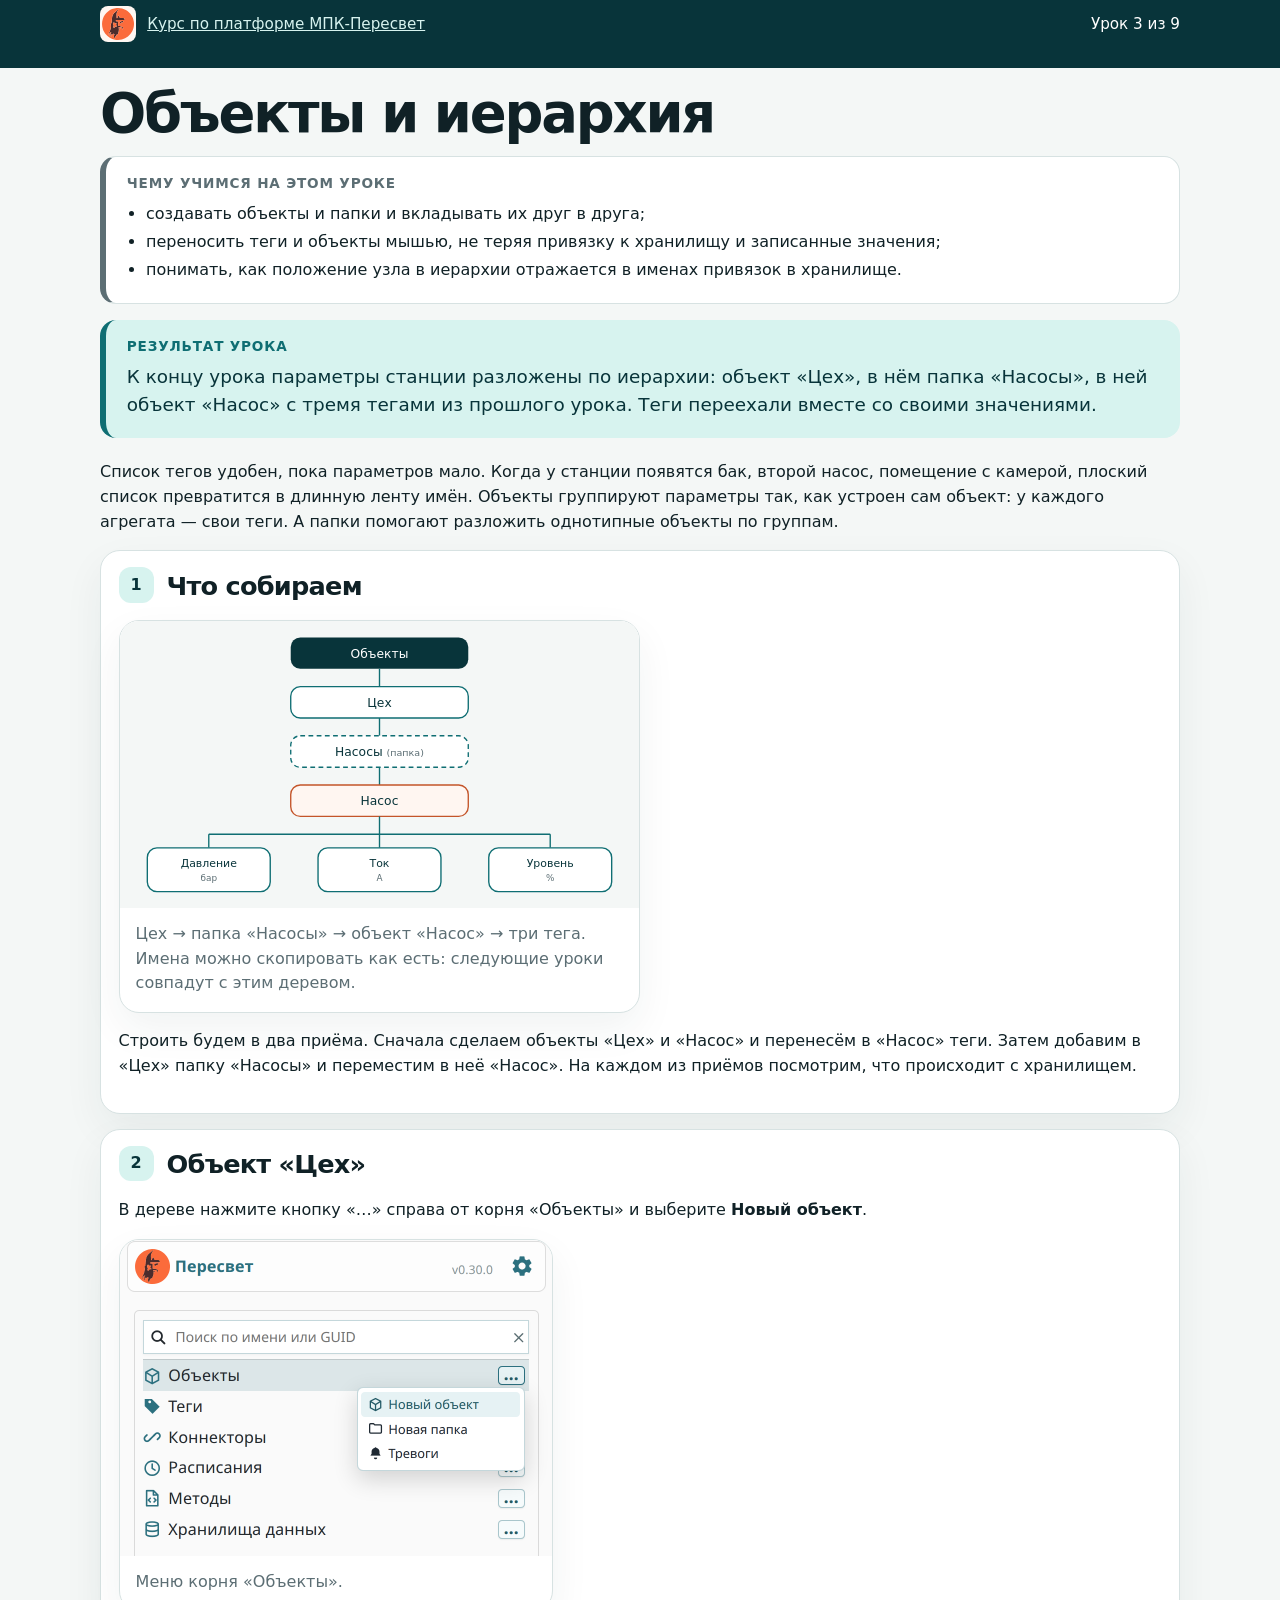
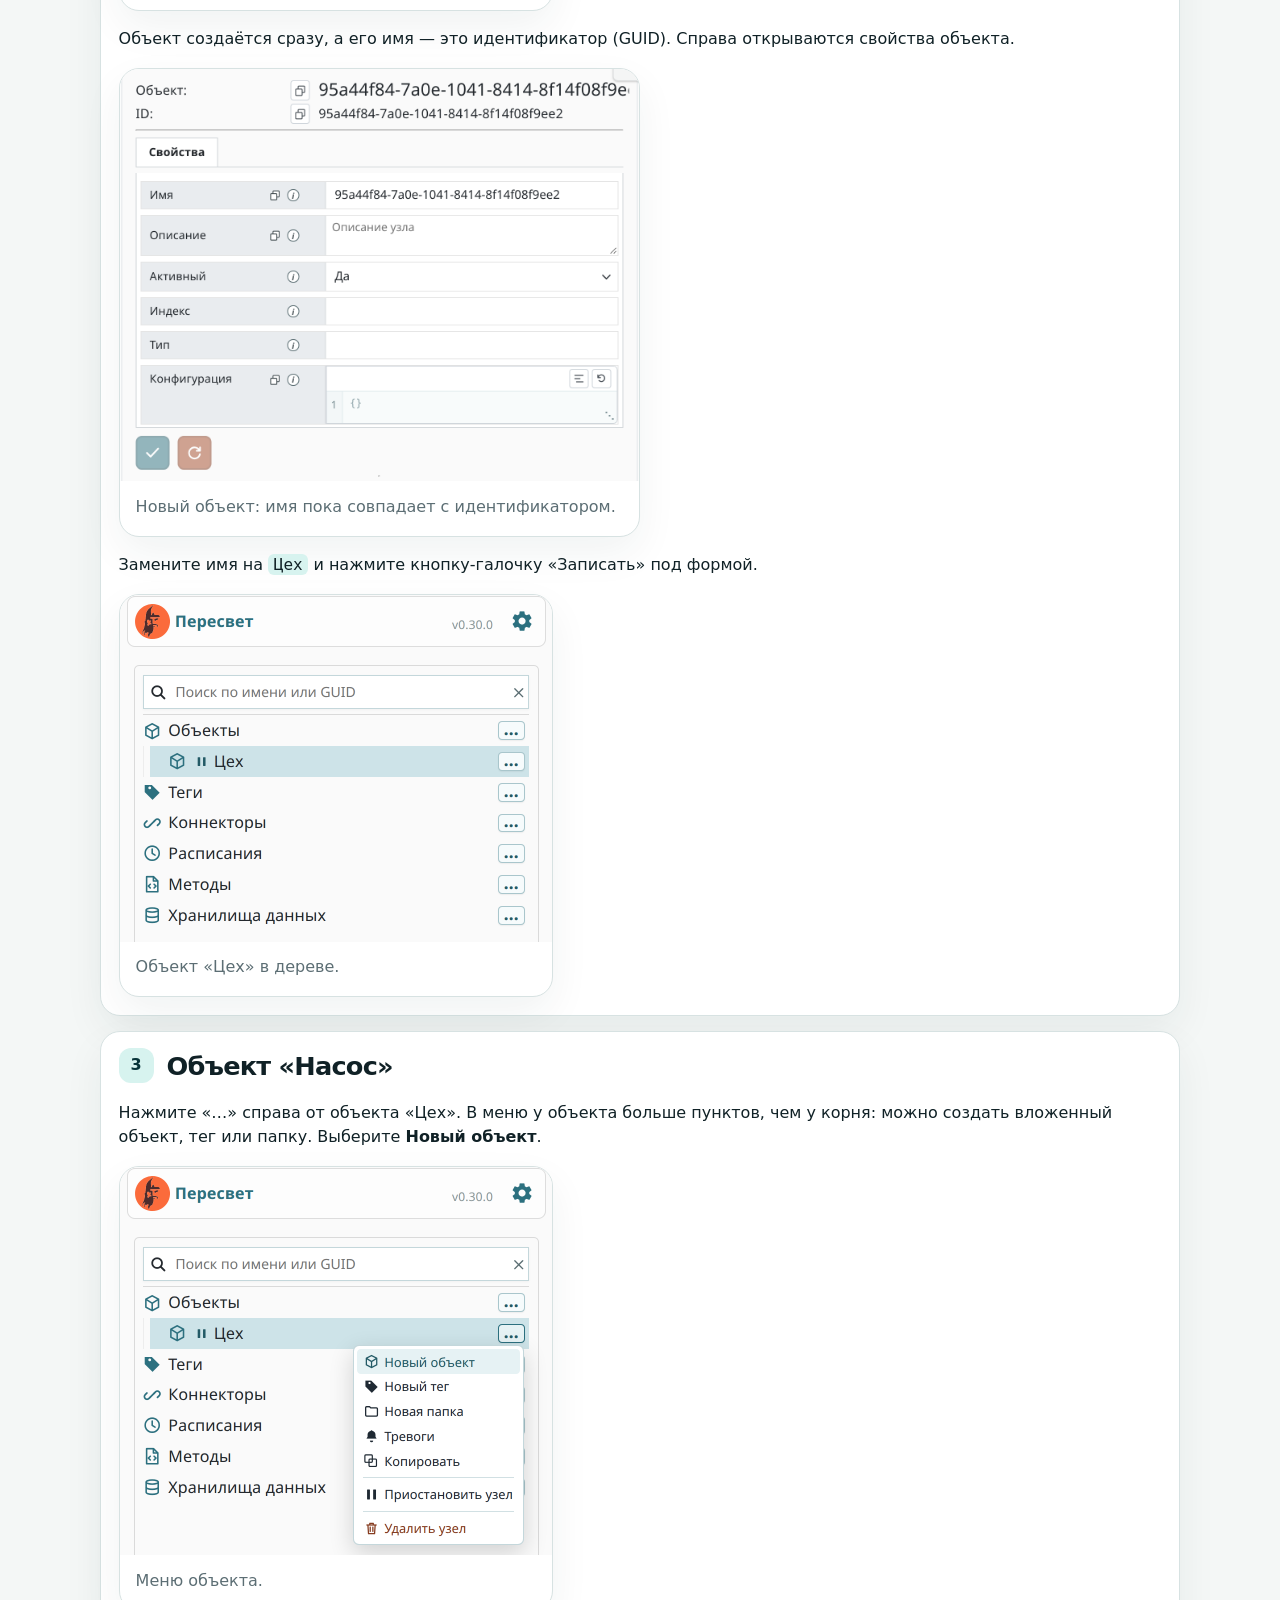
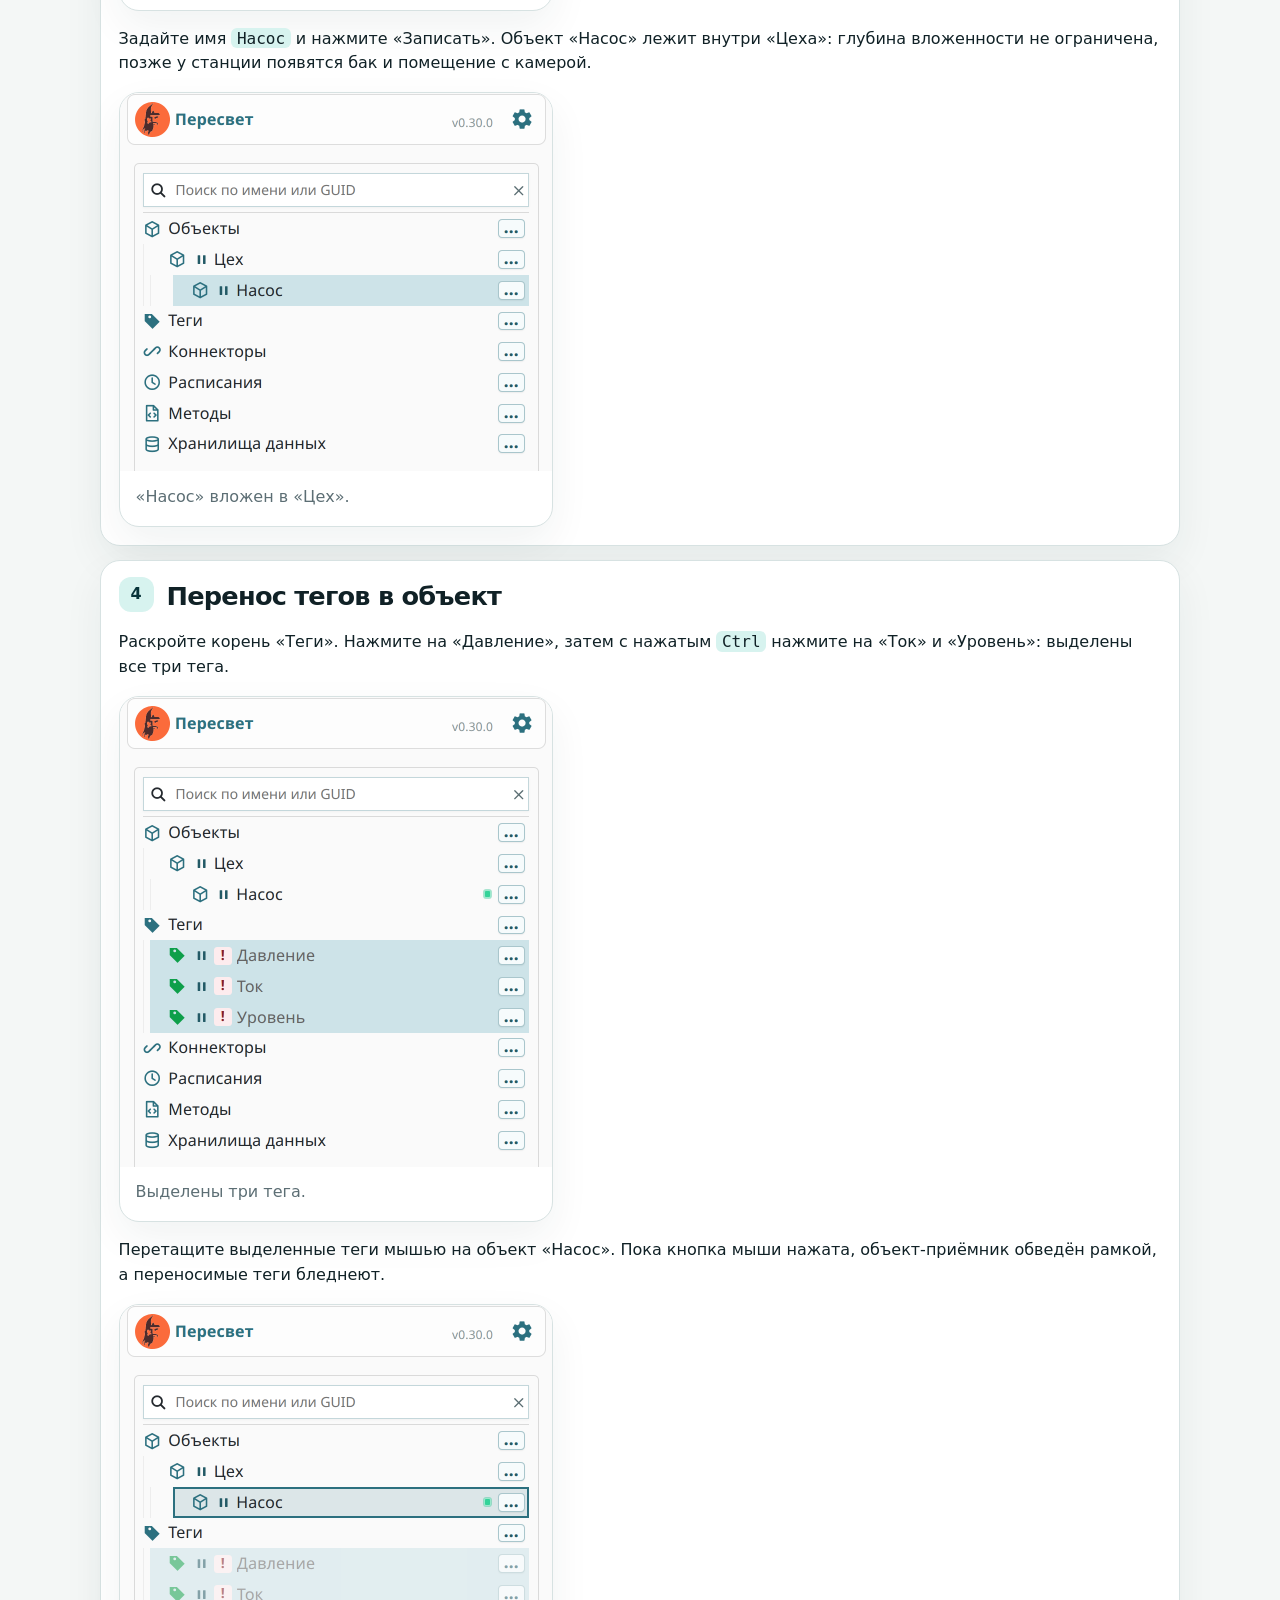
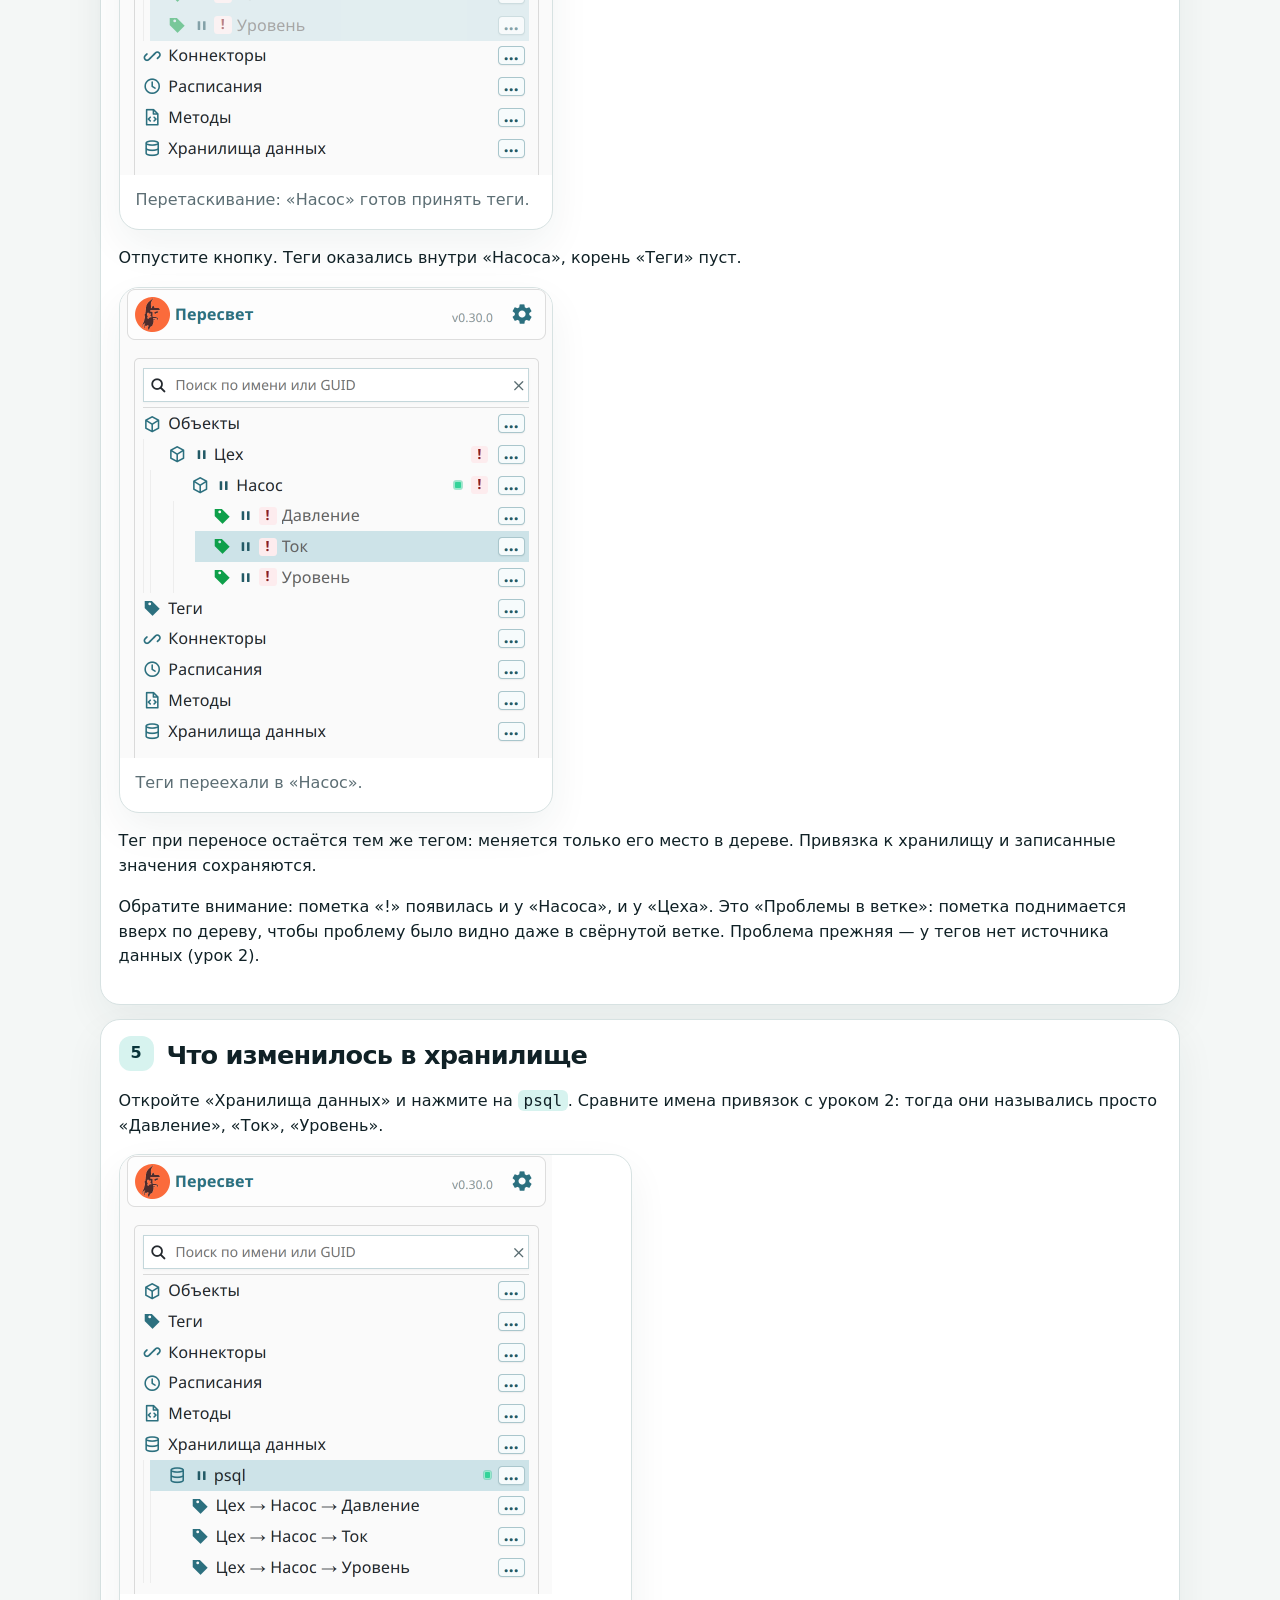
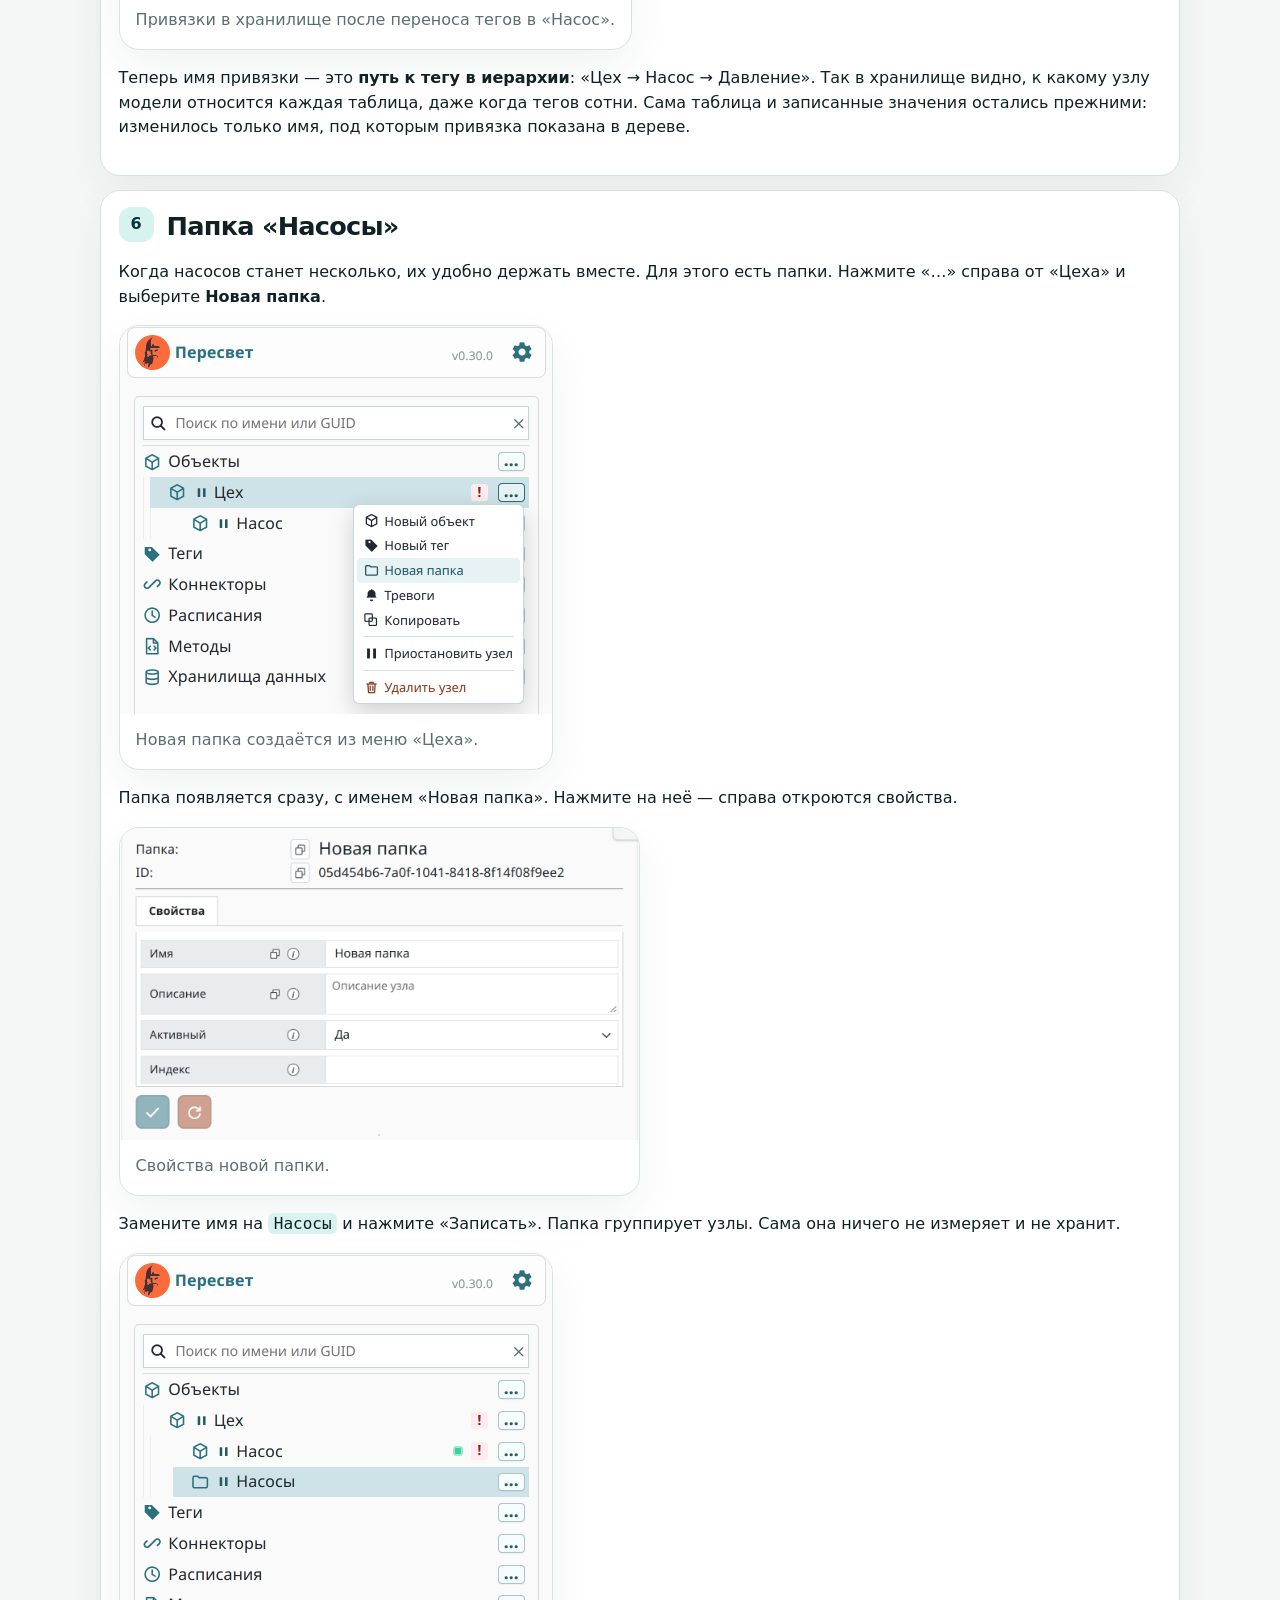
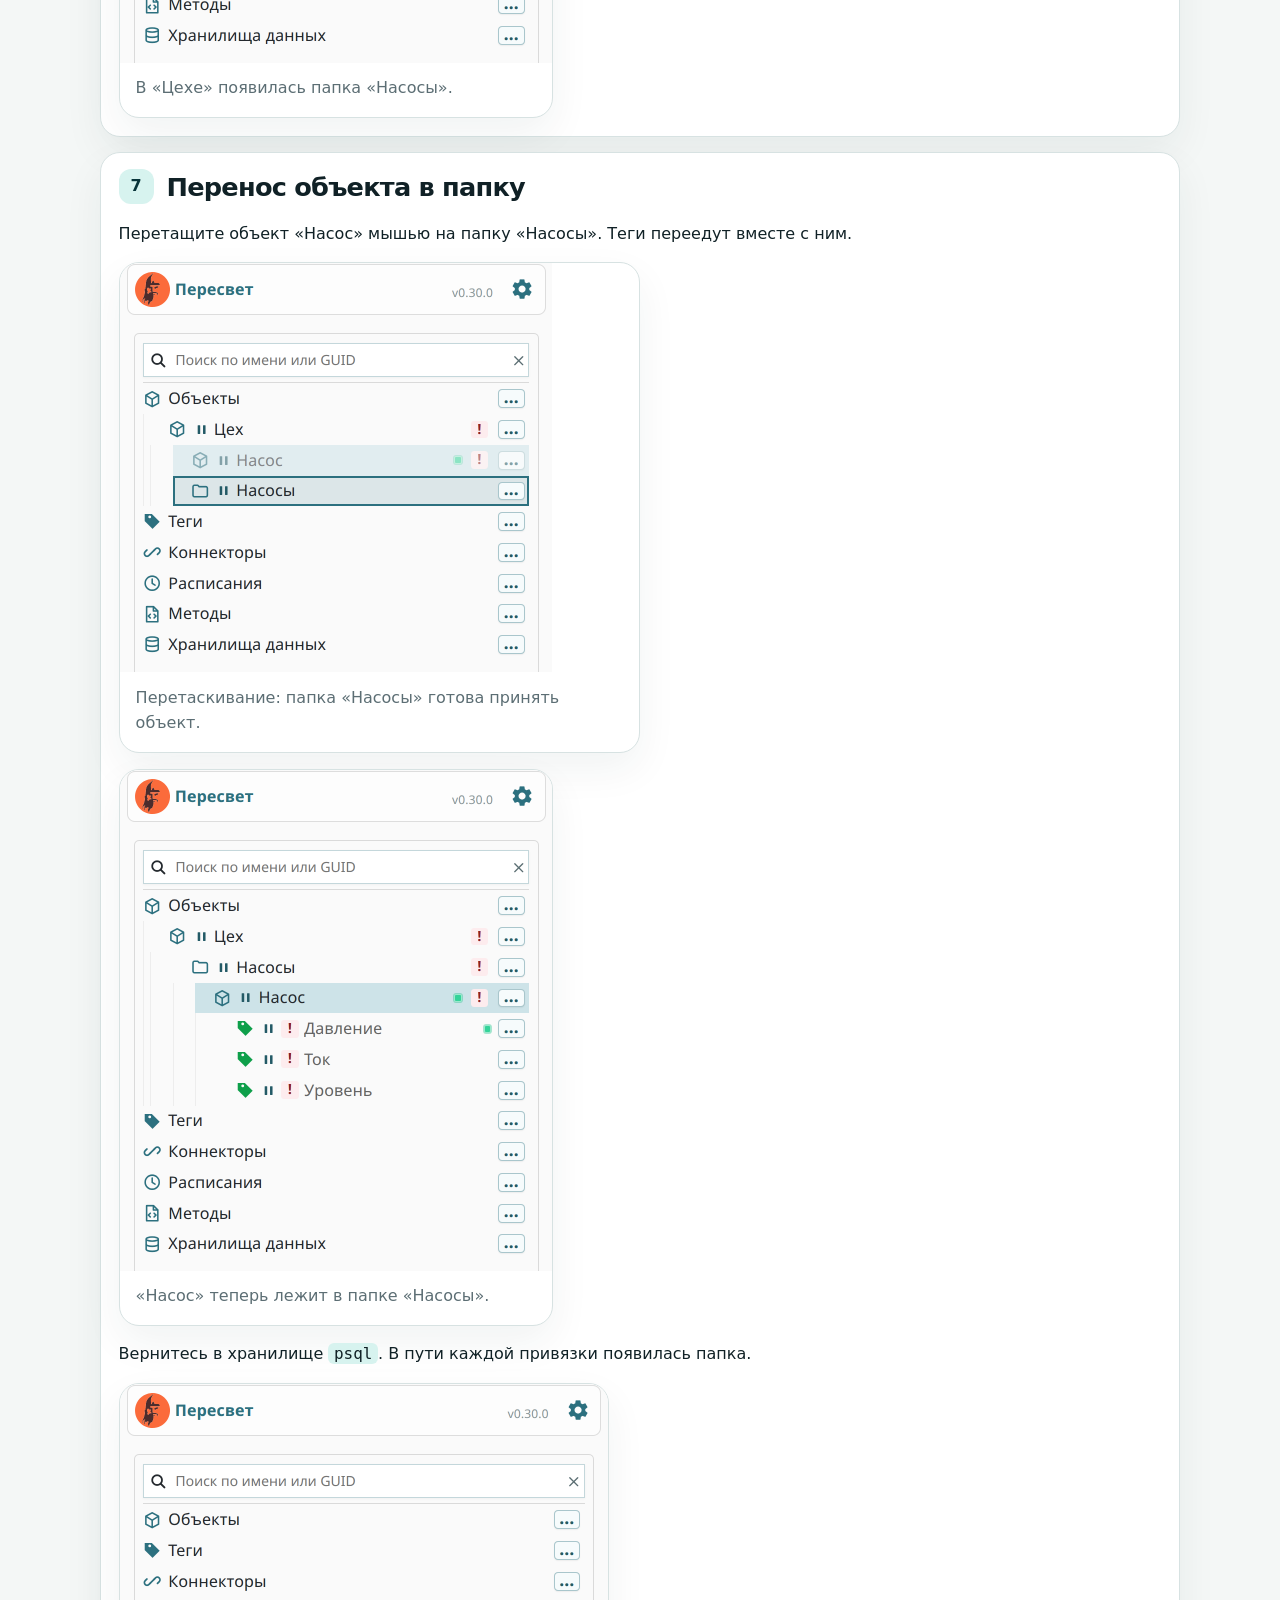
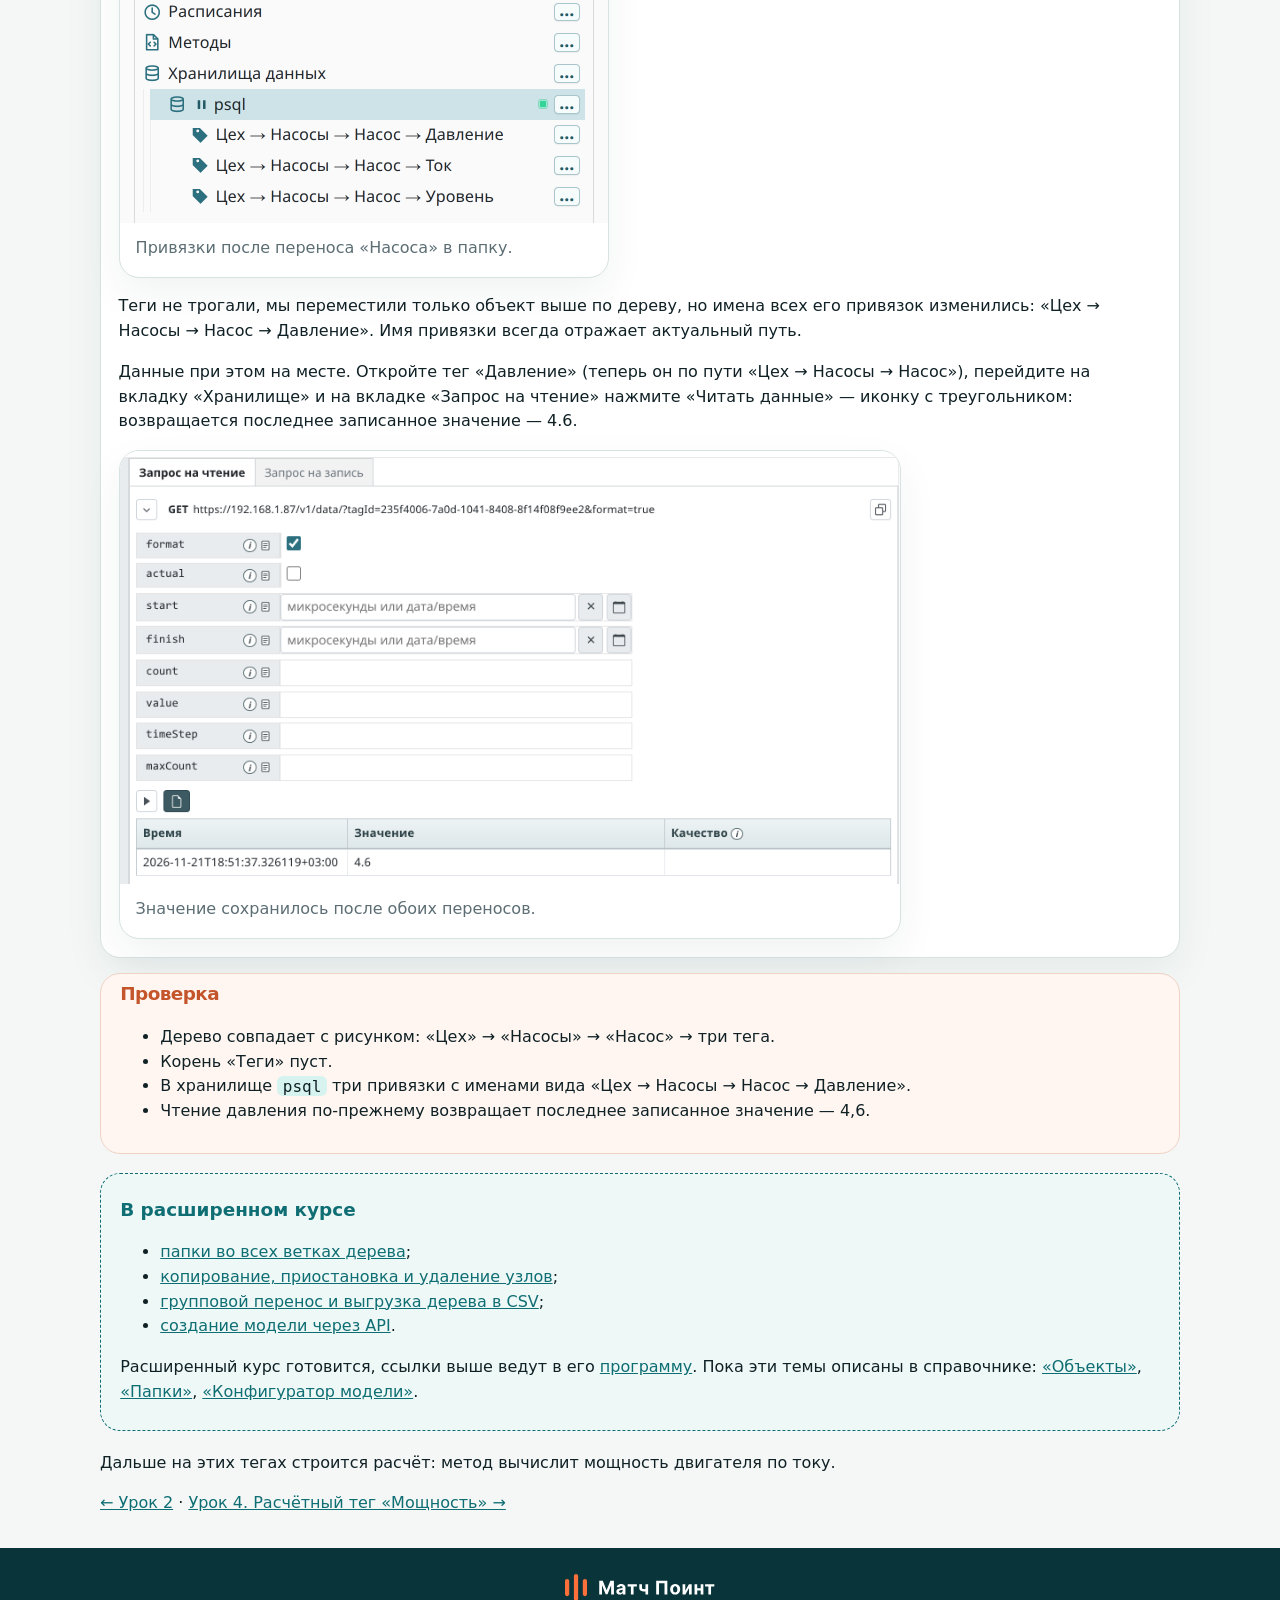
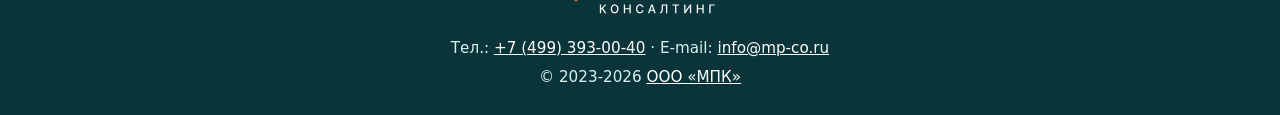
<file: 01.base/lesson-03.html>
<!DOCTYPE html>
<html lang="ru">
<head>
  <meta charset="utf-8">
  <meta name="viewport" content="width=device-width, initial-scale=1">
  <title>Урок 3. Объекты и иерархия — курс МПК-Пересвет</title>
  <link rel="stylesheet" href="course.css">
</head>
<body>
  <header class="topbar">
    <div class="wrap nav">
      <a href="index.html"><img class="nav-logo" src="pics/logo.svg" alt=""> Курс по платформе МПК-Пересвет</a>
      <span>Урок 3 из 9</span>
    </div>
  </header>
  <main class="wrap lesson">
    <h1>Объекты и иерархия</h1>
    <div class="goal">
      <div class="k">Чему учимся на этом уроке</div>
      <ul>
        <li>создавать объекты и папки и вкладывать их друг в друга;</li>
        <li>переносить теги и объекты мышью, не теряя привязку к хранилищу и записанные значения;</li>
        <li>понимать, как положение узла в иерархии отражается в именах привязок в хранилище.</li>
      </ul>
    </div>
    <div class="outcome">
      <div class="k">Результат урока</div>
      <p>К концу урока параметры станции разложены по иерархии: объект «Цех», в нём папка «Насосы», в ней объект «Насос» с тремя тегами из прошлого урока. Теги переехали вместе со своими значениями.</p>
    </div>
    <p>Список тегов удобен, пока параметров мало. Когда у станции появятся бак, второй насос, помещение с камерой, плоский список превратится в длинную ленту имён. Объекты группируют параметры так, как устроен сам объект: у каждого агрегата — свои теги. А папки помогают разложить однотипные объекты по группам.</p>

    <section class="step">
      <span class="num">1</span>
      <h2>Что собираем</h2>
      <figure class="figure figure-half">
        <img src="pics/tree.svg" alt="Объект Цех, в нём папка Насосы, в ней объект Насос с тегами Давление, Ток и Уровень">
        <figcaption>Цех → папка «Насосы» → объект «Насос» → три тега. Имена можно скопировать как есть: следующие уроки совпадут с этим деревом.</figcaption>
      </figure>
      <p>Строить будем в два приёма. Сначала сделаем объекты «Цех» и «Насос» и перенесём в «Насос» теги. Затем добавим в «Цех» папку «Насосы» и переместим в неё «Насос». На каждом из приёмов посмотрим, что происходит с хранилищем.</p>
    </section>

    <section class="step">
      <span class="num">2</span>
      <h2>Объект «Цех»</h2>
      <p>В дереве нажмите кнопку «…» справа от корня «Объекты» и выберите <strong>Новый объект</strong>.</p>
      <figure class="figure figure-shot">
        <img src="pics/03-lesson-01.png" style="width:432px" alt="Меню корня «Объекты» с пунктами «Новый объект», «Новая папка» и «Тревоги»">
        <figcaption>Меню корня «Объекты».</figcaption>
      </figure>
      <p>Объект создаётся сразу, а его имя — это идентификатор (GUID). Справа открываются свойства объекта.</p>
      <figure class="figure figure-shot">
        <img src="pics/03-lesson-02.png" style="width:644px" alt="Свойства нового объекта: в поле «Имя» длинный идентификатор">
        <figcaption>Новый объект: имя пока совпадает с идентификатором.</figcaption>
      </figure>
      <p>Замените имя на <code>Цех</code> и нажмите кнопку-галочку «Записать» под формой.</p>
      <figure class="figure figure-shot">
        <img src="pics/03-lesson-03.png" style="width:432px" alt="Дерево: в корне «Объекты» объект «Цех»">
        <figcaption>Объект «Цех» в дереве.</figcaption>
      </figure>
    </section>

    <section class="step">
      <span class="num">3</span>
      <h2>Объект «Насос»</h2>
      <p>Нажмите «…» справа от объекта «Цех». В меню у объекта больше пунктов, чем у корня: можно создать вложенный объект, тег или папку. Выберите <strong>Новый объект</strong>.</p>
      <figure class="figure figure-shot">
        <img src="pics/03-lesson-04.png" style="width:432px" alt="Меню объекта «Цех»: новый объект, новый тег, новая папка, тревоги, копировать, приостановить узел, удалить узел">
        <figcaption>Меню объекта.</figcaption>
      </figure>
      <p>Задайте имя <code>Насос</code> и нажмите «Записать». Объект «Насос» лежит внутри «Цеха»: глубина вложенности не ограничена, позже у станции появятся бак и помещение с камерой.</p>
      <figure class="figure figure-shot">
        <img src="pics/03-lesson-05.png" style="width:432px" alt="Дерево: в корне «Объекты» объект «Цех», в нём объект «Насос»">
        <figcaption>«Насос» вложен в «Цех».</figcaption>
      </figure>
    </section>

    <section class="step">
      <span class="num">4</span>
      <h2>Перенос тегов в объект</h2>
      <p>Раскройте корень «Теги». Нажмите на «Давление», затем с нажатым <code>Ctrl</code> нажмите на «Ток» и «Уровень»: выделены все три тега.</p>
      <figure class="figure figure-shot">
        <img src="pics/03-lesson-06.png" style="width:432px" alt="Дерево: в корне «Теги» выделены три тега, выше — объекты «Цех» и «Насос»">
        <figcaption>Выделены три тега.</figcaption>
      </figure>
      <p>Перетащите выделенные теги мышью на объект «Насос». Пока кнопка мыши нажата, объект-приёмник обведён рамкой, а переносимые теги бледнеют.</p>
      <figure class="figure figure-shot">
        <img src="pics/03-lesson-07.png" style="width:432px" alt="Перетаскивание: объект «Насос» обведён рамкой, три тега в корне «Теги» бледные">
        <figcaption>Перетаскивание: «Насос» готов принять теги.</figcaption>
      </figure>
      <p>Отпустите кнопку. Теги оказались внутри «Насоса», корень «Теги» пуст.</p>
      <figure class="figure figure-shot">
        <img src="pics/03-lesson-08.png" style="width:432px" alt="Дерево: объект «Насос» с тегами Давление, Ток и Уровень, корень «Теги» пуст; у «Цеха» и «Насоса» пометка «!»">
        <figcaption>Теги переехали в «Насос».</figcaption>
      </figure>
      <p>Тег при переносе остаётся тем же тегом: меняется только его место в дереве. Привязка к хранилищу и записанные значения сохраняются.</p>
      <p>Обратите внимание: пометка «!» появилась и у «Насоса», и у «Цеха». Это «Проблемы в ветке»: пометка поднимается вверх по дереву, чтобы проблему было видно даже в свёрнутой ветке. Проблема прежняя — у тегов нет источника данных (урок 2).</p>
    </section>

    <section class="step">
      <span class="num">5</span>
      <h2>Что изменилось в хранилище</h2>
      <p>Откройте «Хранилища данных» и нажмите на <code>psql</code>. Сравните имена привязок с уроком 2: тогда они назывались просто «Давление», «Ток», «Уровень».</p>
      <figure class="figure figure-shot">
        <img src="pics/03-lesson-09.png" style="width:432px" alt="Хранилище psql, привязки «Цех → Насос → Давление», «Цех → Насос → Ток», «Цех → Насос → Уровень»">
        <figcaption>Привязки в хранилище после переноса тегов в «Насос».</figcaption>
      </figure>
      <p>Теперь имя привязки — это <strong>путь к тегу в иерархии</strong>: «Цех → Насос → Давление». Так в хранилище видно, к какому узлу модели относится каждая таблица, даже когда тегов сотни. Сама таблица и записанные значения остались прежними: изменилось только имя, под которым привязка показана в дереве.</p>
    </section>

    <section class="step">
      <span class="num">6</span>
      <h2>Папка «Насосы»</h2>
      <p>Когда насосов станет несколько, их удобно держать вместе. Для этого есть папки. Нажмите «…» справа от «Цеха» и выберите <strong>Новая папка</strong>.</p>
      <figure class="figure figure-shot">
        <img src="pics/03-lesson-10.png" style="width:432px" alt="Меню объекта «Цех», выбран пункт «Новая папка»">
        <figcaption>Новая папка создаётся из меню «Цеха».</figcaption>
      </figure>
      <p>Папка появляется сразу, с именем «Новая папка». Нажмите на неё — справа откроются свойства.</p>
      <figure class="figure figure-shot">
        <img src="pics/03-lesson-11.png" style="width:644px" alt="Свойства папки: в поле «Имя» — «Новая папка»">
        <figcaption>Свойства новой папки.</figcaption>
      </figure>
      <p>Замените имя на <code>Насосы</code> и нажмите «Записать». Папка группирует узлы. Сама она ничего не измеряет и не хранит.</p>
      <figure class="figure figure-shot">
        <img src="pics/03-lesson-12.png" style="width:432px" alt="Дерево: в «Цехе» объект «Насос» и папка «Насосы»">
        <figcaption>В «Цехе» появилась папка «Насосы».</figcaption>
      </figure>
    </section>

    <section class="step">
      <span class="num">7</span>
      <h2>Перенос объекта в папку</h2>
      <p>Перетащите объект «Насос» мышью на папку «Насосы». Теги переедут вместе с ним.</p>
      <figure class="figure figure-shot">
        <img src="pics/03-lesson-13.png" style="width:432px" alt="Перетаскивание: папка «Насосы» обведена рамкой, объект «Насос» бледный">
        <figcaption>Перетаскивание: папка «Насосы» готова принять объект.</figcaption>
      </figure>
      <figure class="figure figure-shot">
        <img src="pics/03-lesson-14.png" style="width:432px" alt="Дерево: «Цех», в нём папка «Насосы», в ней объект «Насос»">
        <figcaption>«Насос» теперь лежит в папке «Насосы».</figcaption>
      </figure>
      <p>Вернитесь в хранилище <code>psql</code>. В пути каждой привязки появилась папка.</p>
      <figure class="figure figure-shot">
        <img src="pics/03-lesson-15.png" style="width:488px" alt="Хранилище psql, привязки «Цех → Насосы → Насос → Давление», «… → Ток», «… → Уровень»">
        <figcaption>Привязки после переноса «Насоса» в папку.</figcaption>
      </figure>
      <p>Теги не трогали, мы переместили только объект выше по дереву, но имена всех его привязок изменились: «Цех → Насосы → Насос → Давление». Имя привязки всегда отражает актуальный путь.</p>
      <p>Данные при этом на месте. Откройте тег «Давление» (теперь он по пути «Цех → Насосы → Насос»), перейдите на вкладку «Хранилище» и на вкладке «Запрос на чтение» нажмите «Читать данные» — иконку с треугольником: возвращается последнее записанное значение — 4.6.</p>
      <figure class="figure figure-shot figure-wide">
        <img src="pics/03-lesson-16.png" style="width:780px" alt="Тег «Давление» после всех переносов: чтение возвращает значение 4.6">
        <figcaption>Значение сохранилось после обоих переносов.</figcaption>
      </figure>
    </section>

    <section class="check">
      <h2>Проверка</h2>
      <ul>
        <li>Дерево совпадает с рисунком: «Цех» → «Насосы» → «Насос» → три тега.</li>
        <li>Корень «Теги» пуст.</li>
        <li>В хранилище <code>psql</code> три привязки с именами вида «Цех → Насосы → Насос → Давление».</li>
        <li>Чтение давления по-прежнему возвращает последнее записанное значение — 4,6.</li>
      </ul>
    </section>

    <aside class="deeper">
      <h2>В расширенном курсе</h2>
      <ul>
        <li><a href="../02.advanced/index.html#lesson-03">папки во всех ветках дерева</a>;</li>
        <li><a href="../02.advanced/index.html#lesson-03">копирование, приостановка и удаление узлов</a>;</li>
        <li><a href="../02.advanced/index.html#lesson-03">групповой перенос и выгрузка дерева в CSV</a>;</li>
        <li><a href="../02.advanced/index.html#lesson-03">создание модели через API</a>.</li>
      </ul>
      <p>Расширенный курс готовится, ссылки выше ведут в его <a href="../02.advanced/index.html">программу</a>. Пока эти темы описаны в справочнике: <a href="https://mp-co-ru.github.io/peresvet/objects.html">«Объекты»</a>, <a href="https://mp-co-ru.github.io/peresvet/folders.html">«Папки»</a>, <a href="https://mp-co-ru.github.io/peresvet/configurator/configurator.html">«Конфигуратор модели»</a>.</p>
    </aside>

    <p>Дальше на этих тегах строится расчёт: метод вычислит мощность двигателя по току.</p>
    <p><a href="lesson-02.html">← Урок 2</a> · <a href="lesson-04.html">Урок 4. Расчётный тег «Мощность» →</a></p>
  </main>
  <footer class="footer">
    <div class="wrap footer-inner">
      <a class="footer-logo" href="https://matchpoint-consulting.ru/"><img src="pics/mpc-logo.svg" alt="Логотип ООО Матч Поинт Консалтинг"></a>
      <p class="footer-contacts">Тел.: <a href="tel:+74993930040">+7 (499) 393-00-40</a> · E-mail: <a href="mailto:info@mp-co.ru">info@mp-co.ru</a></p>
      <p>© 2023-2026 <a href="https://matchpoint-consulting.ru/">ООО «МПК»</a></p>
    </div>
  </footer>
  <script src="course.js"></script>
</body>
</html>
</file>
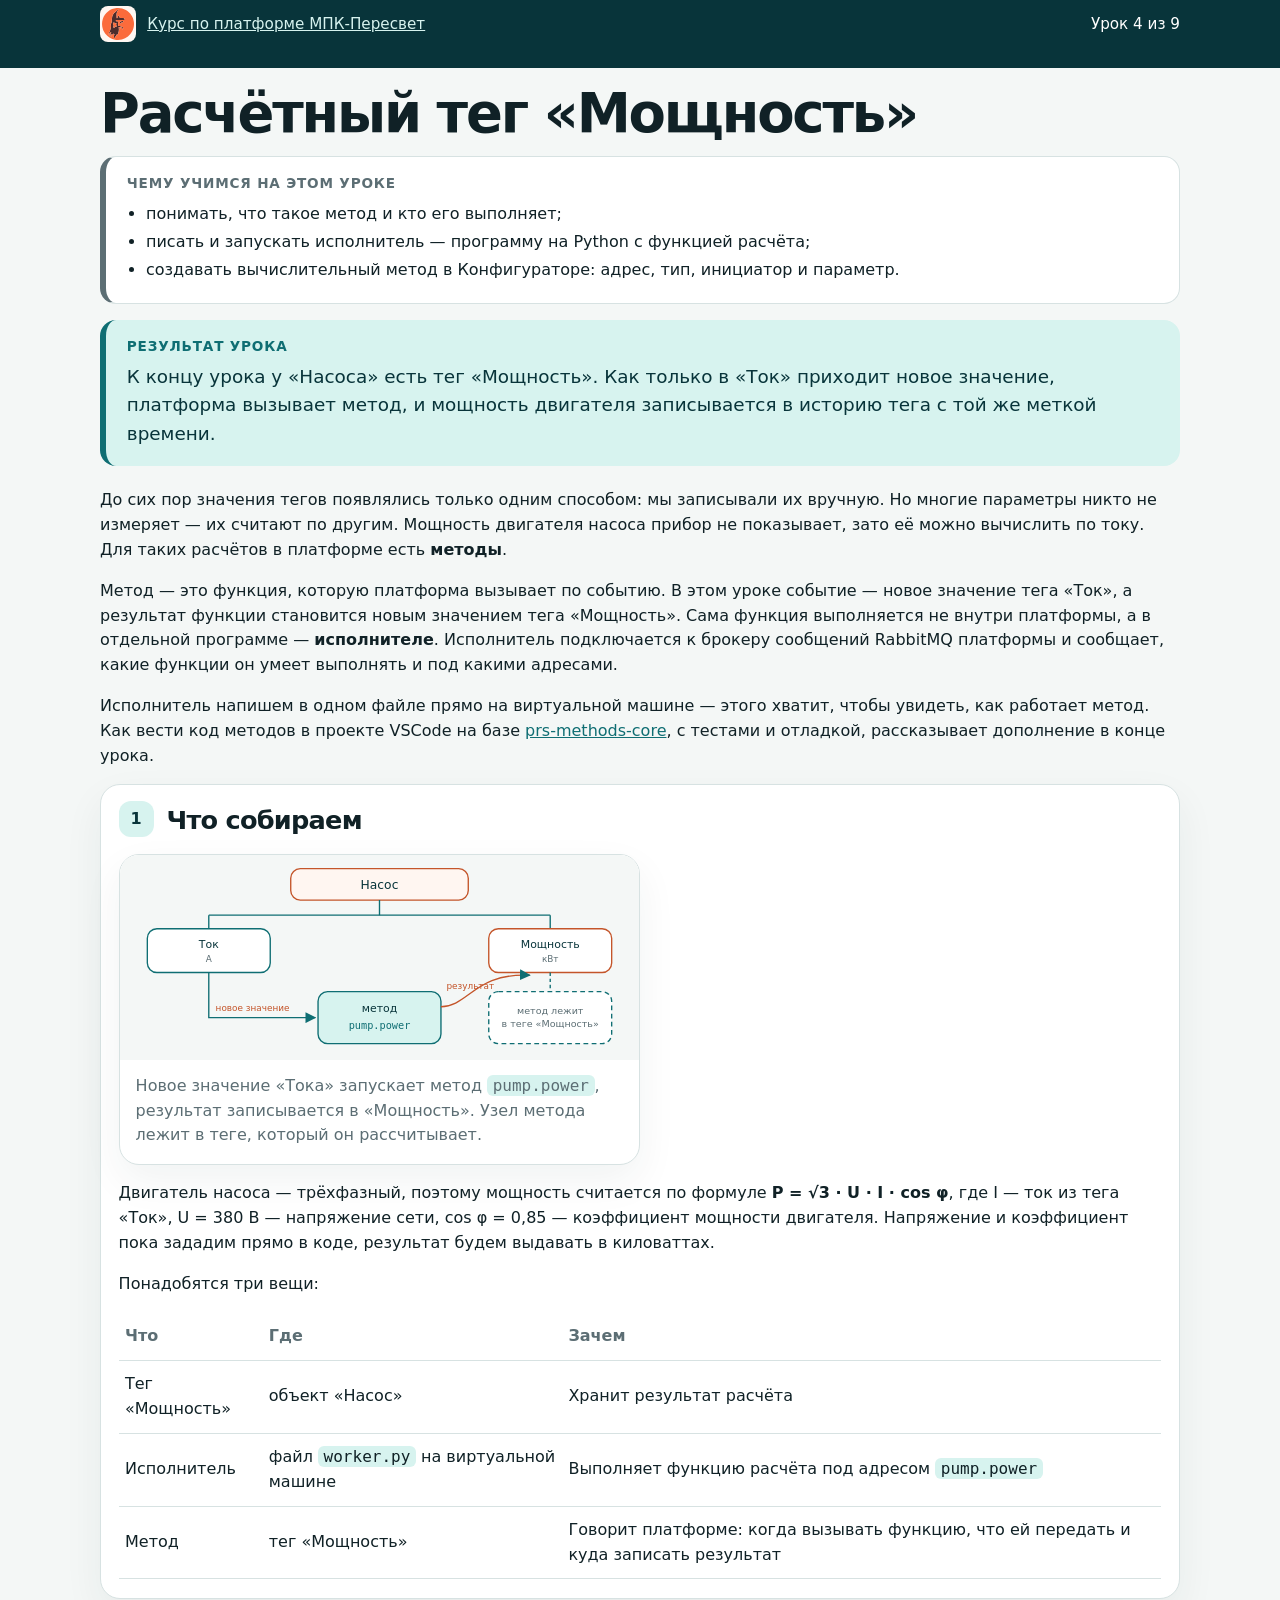
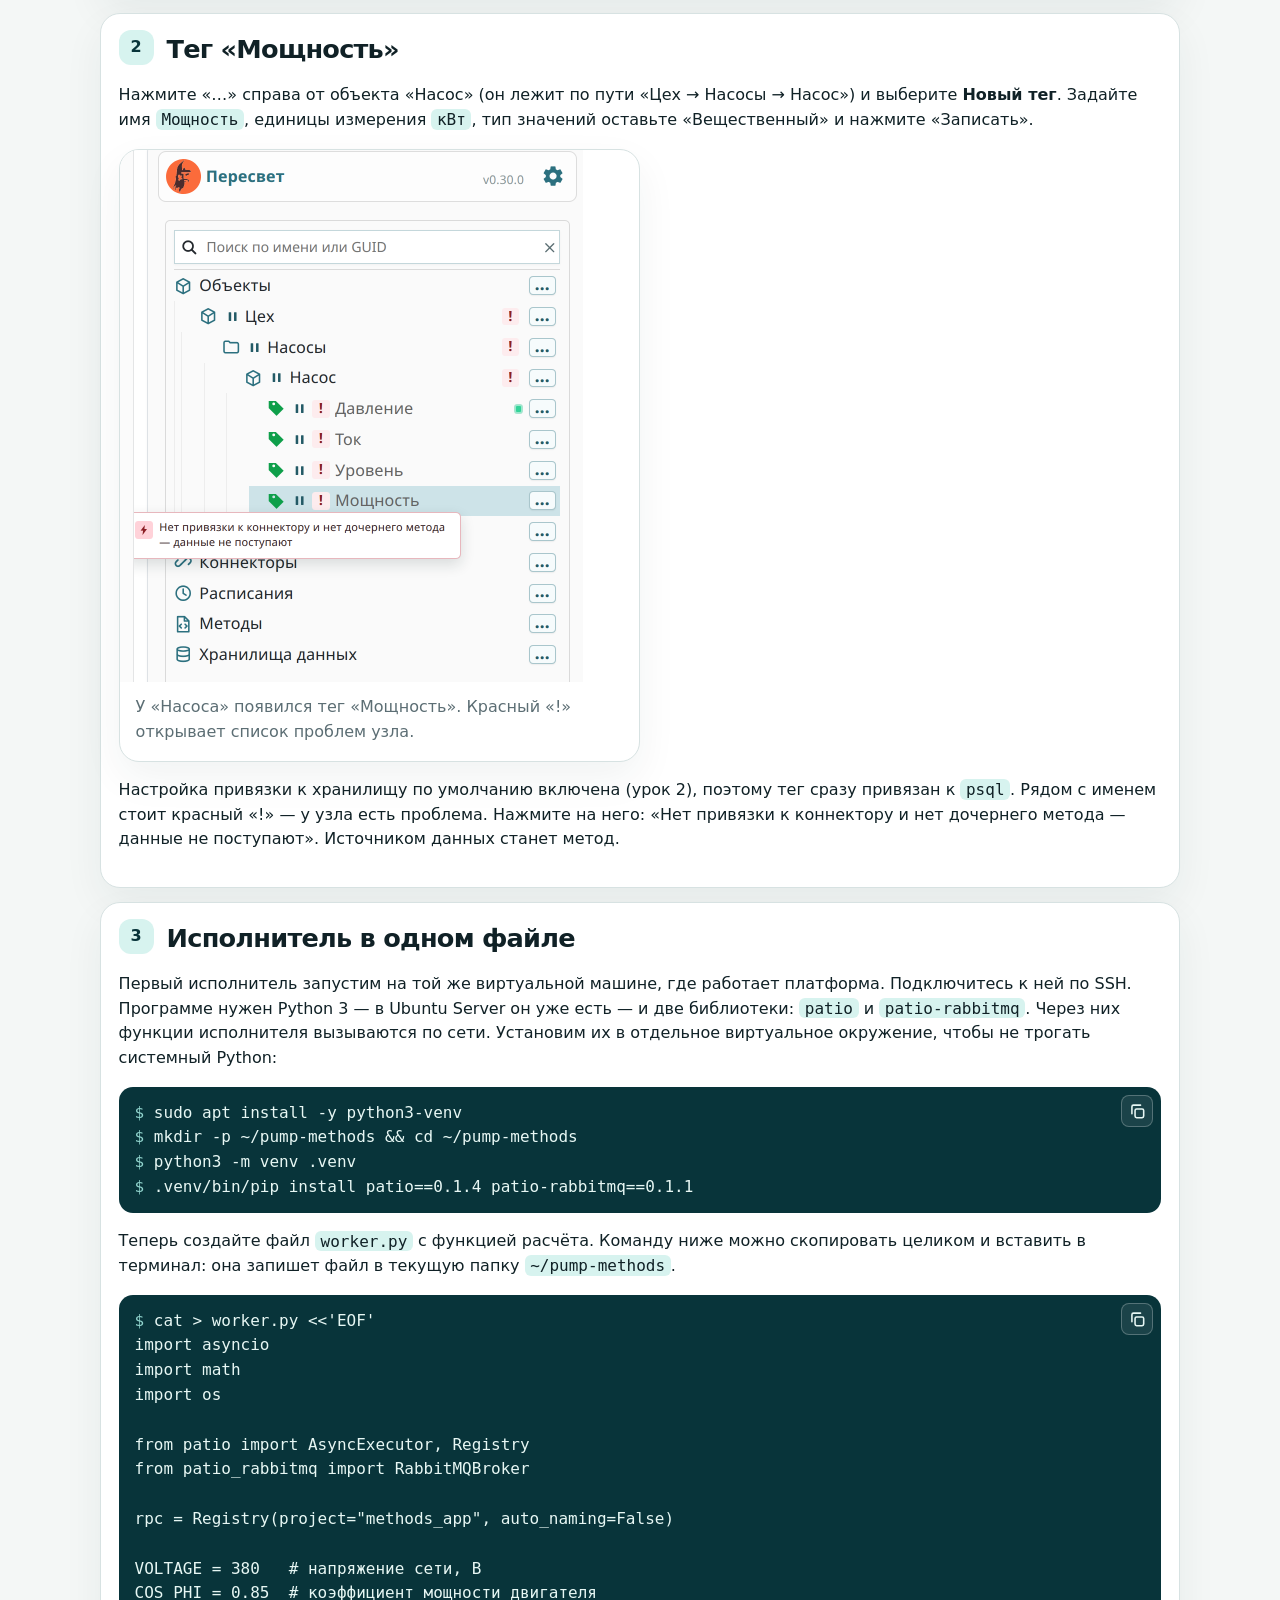
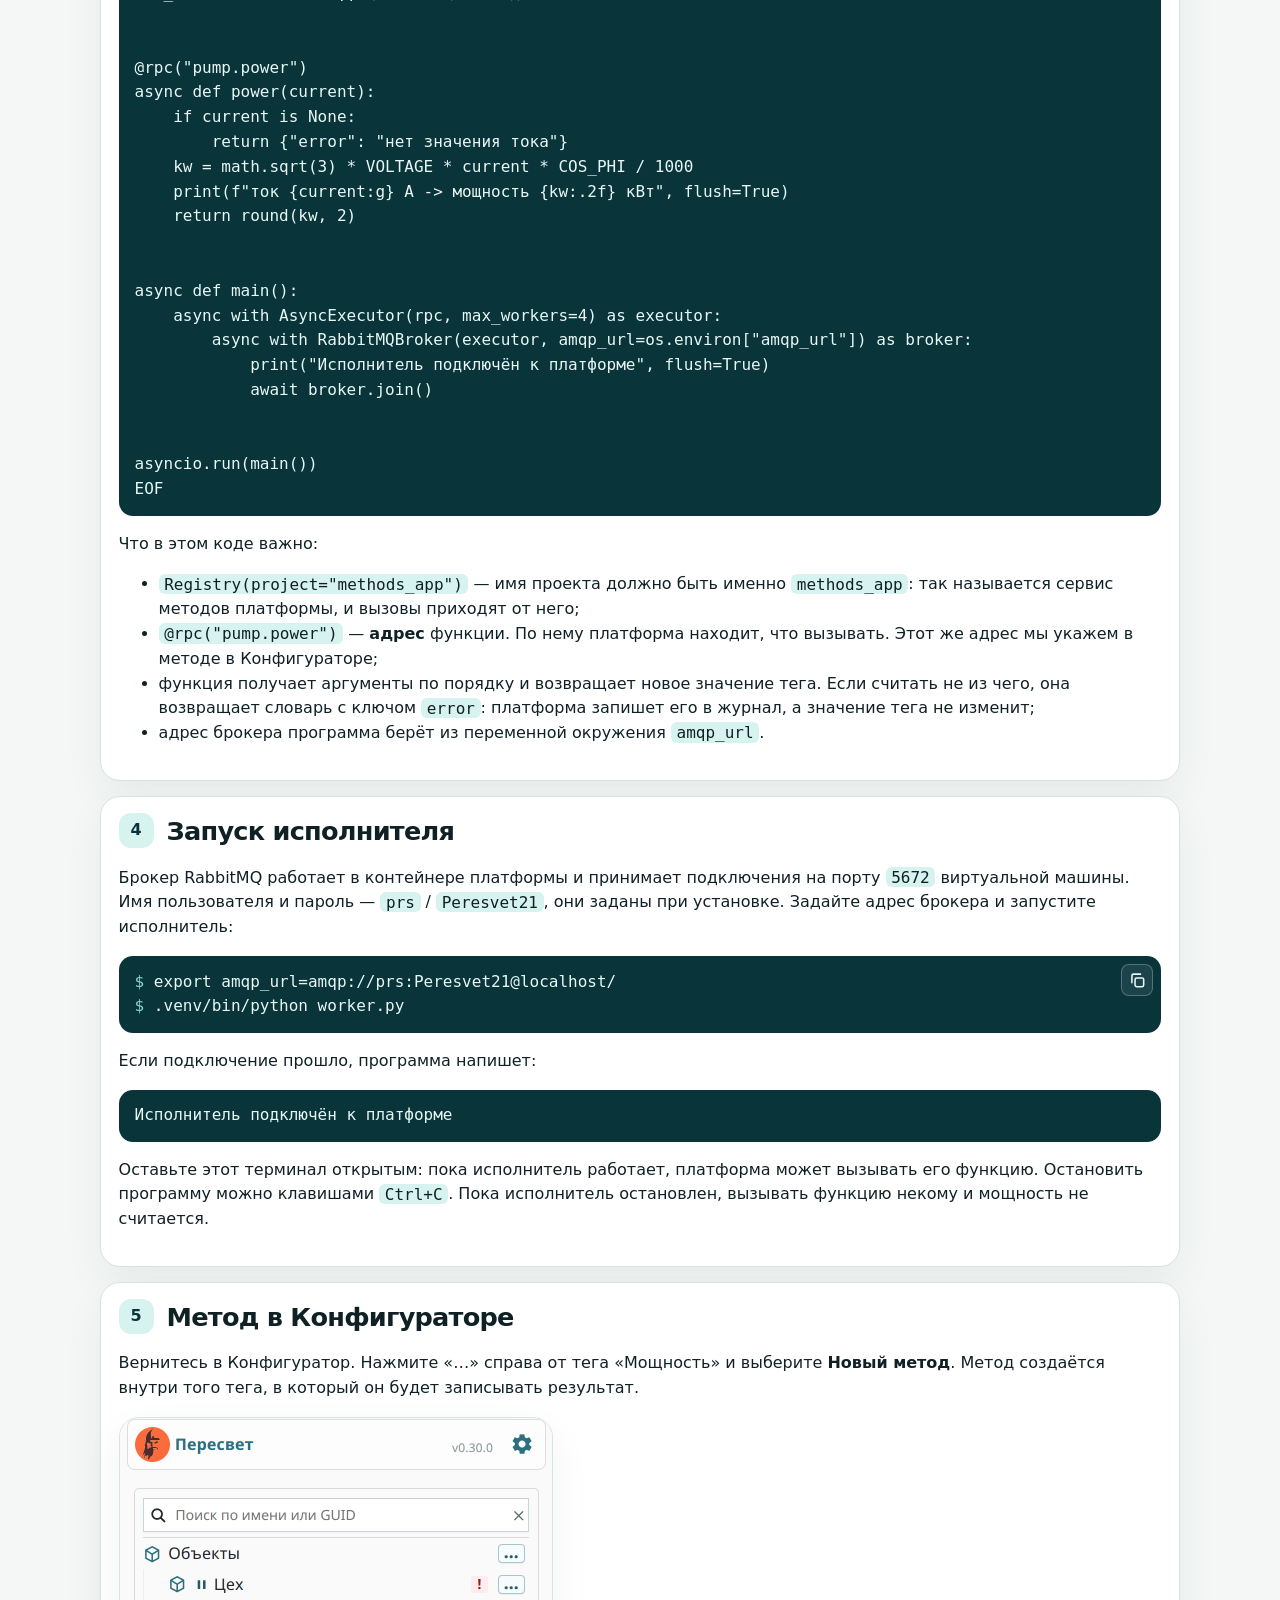
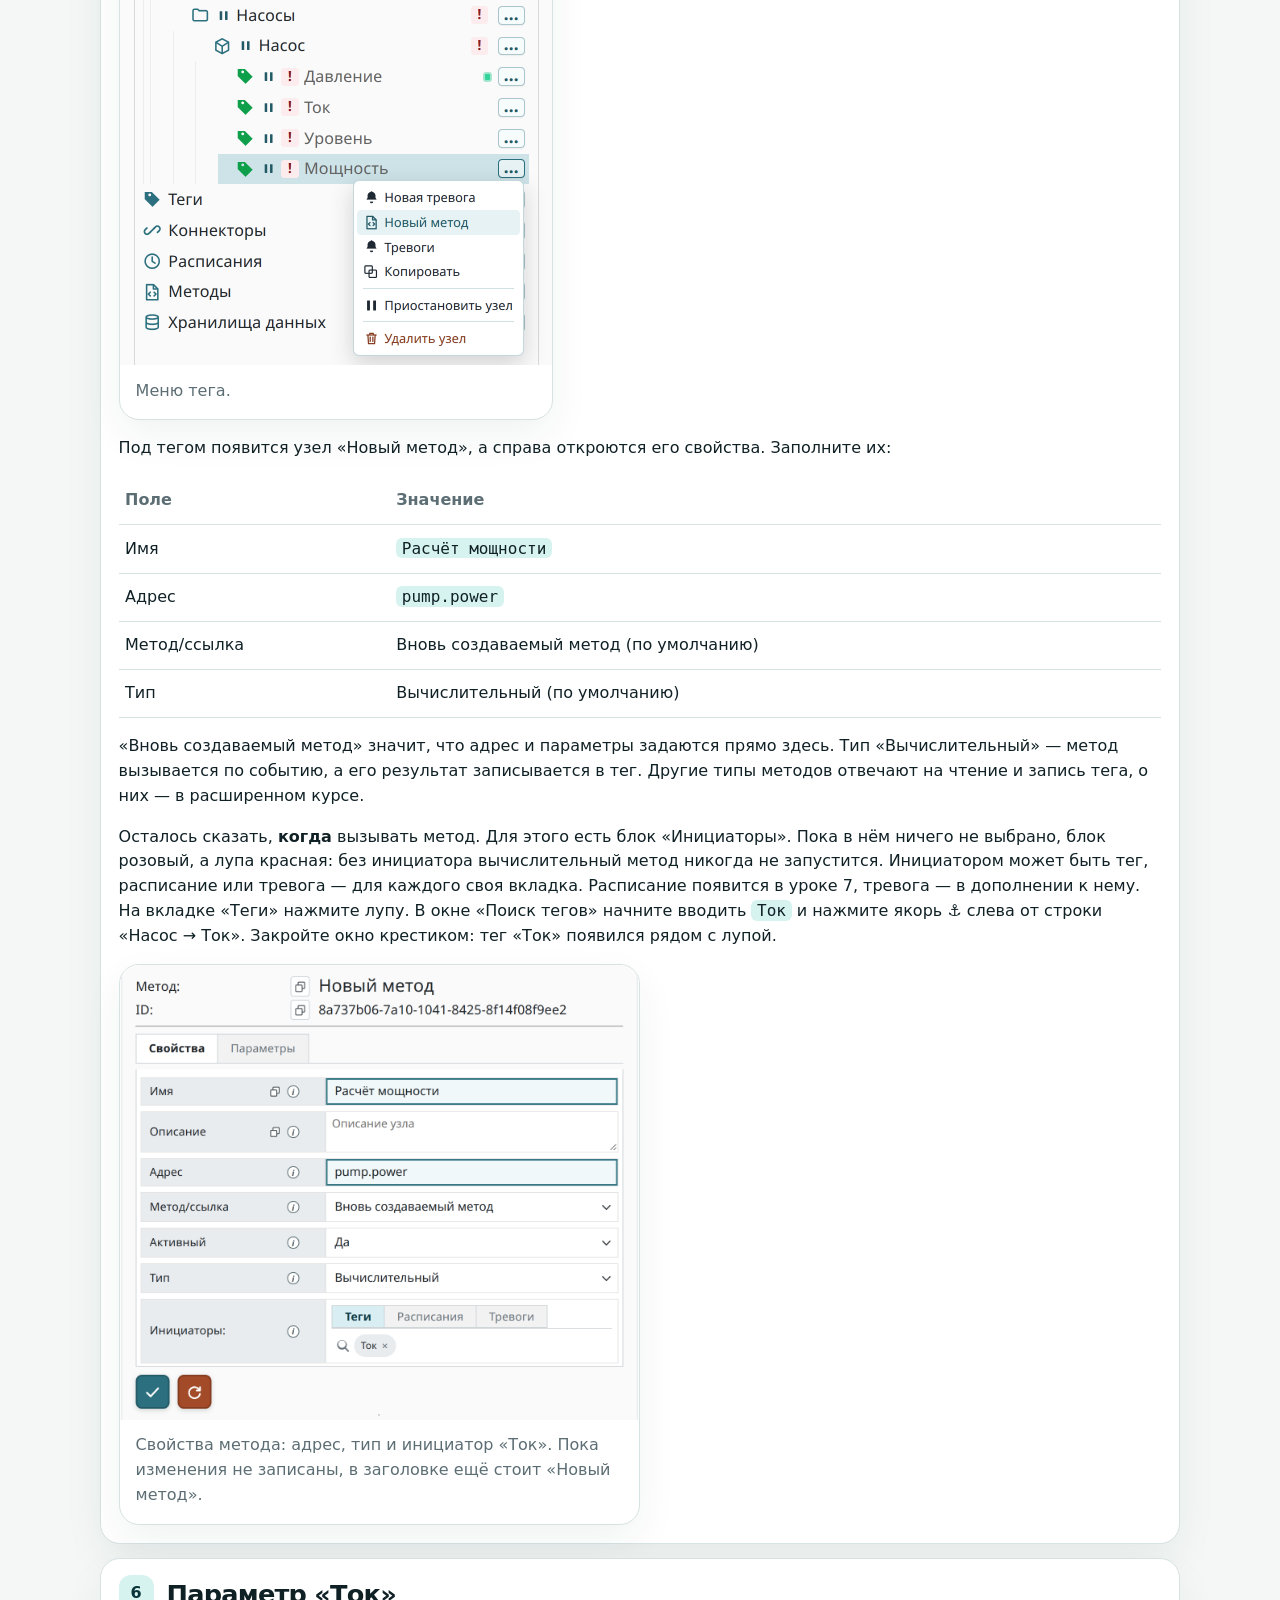
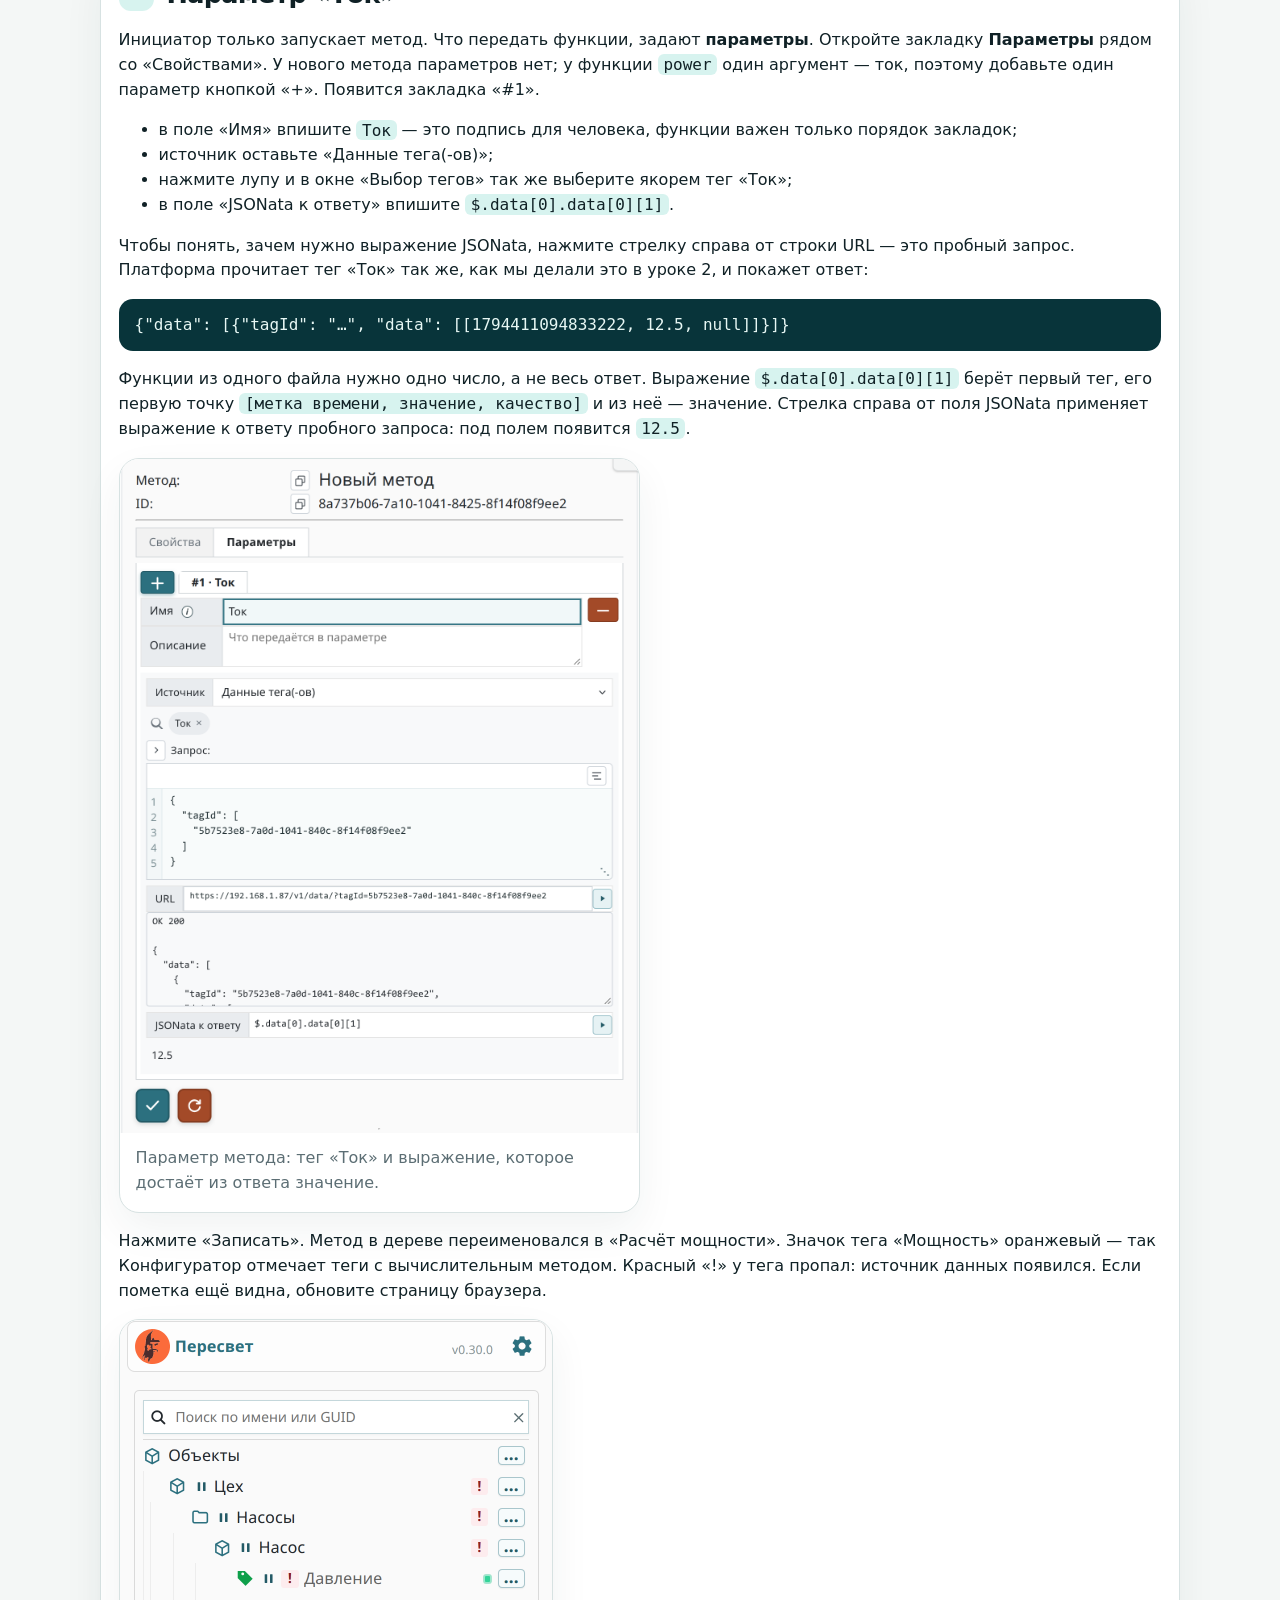
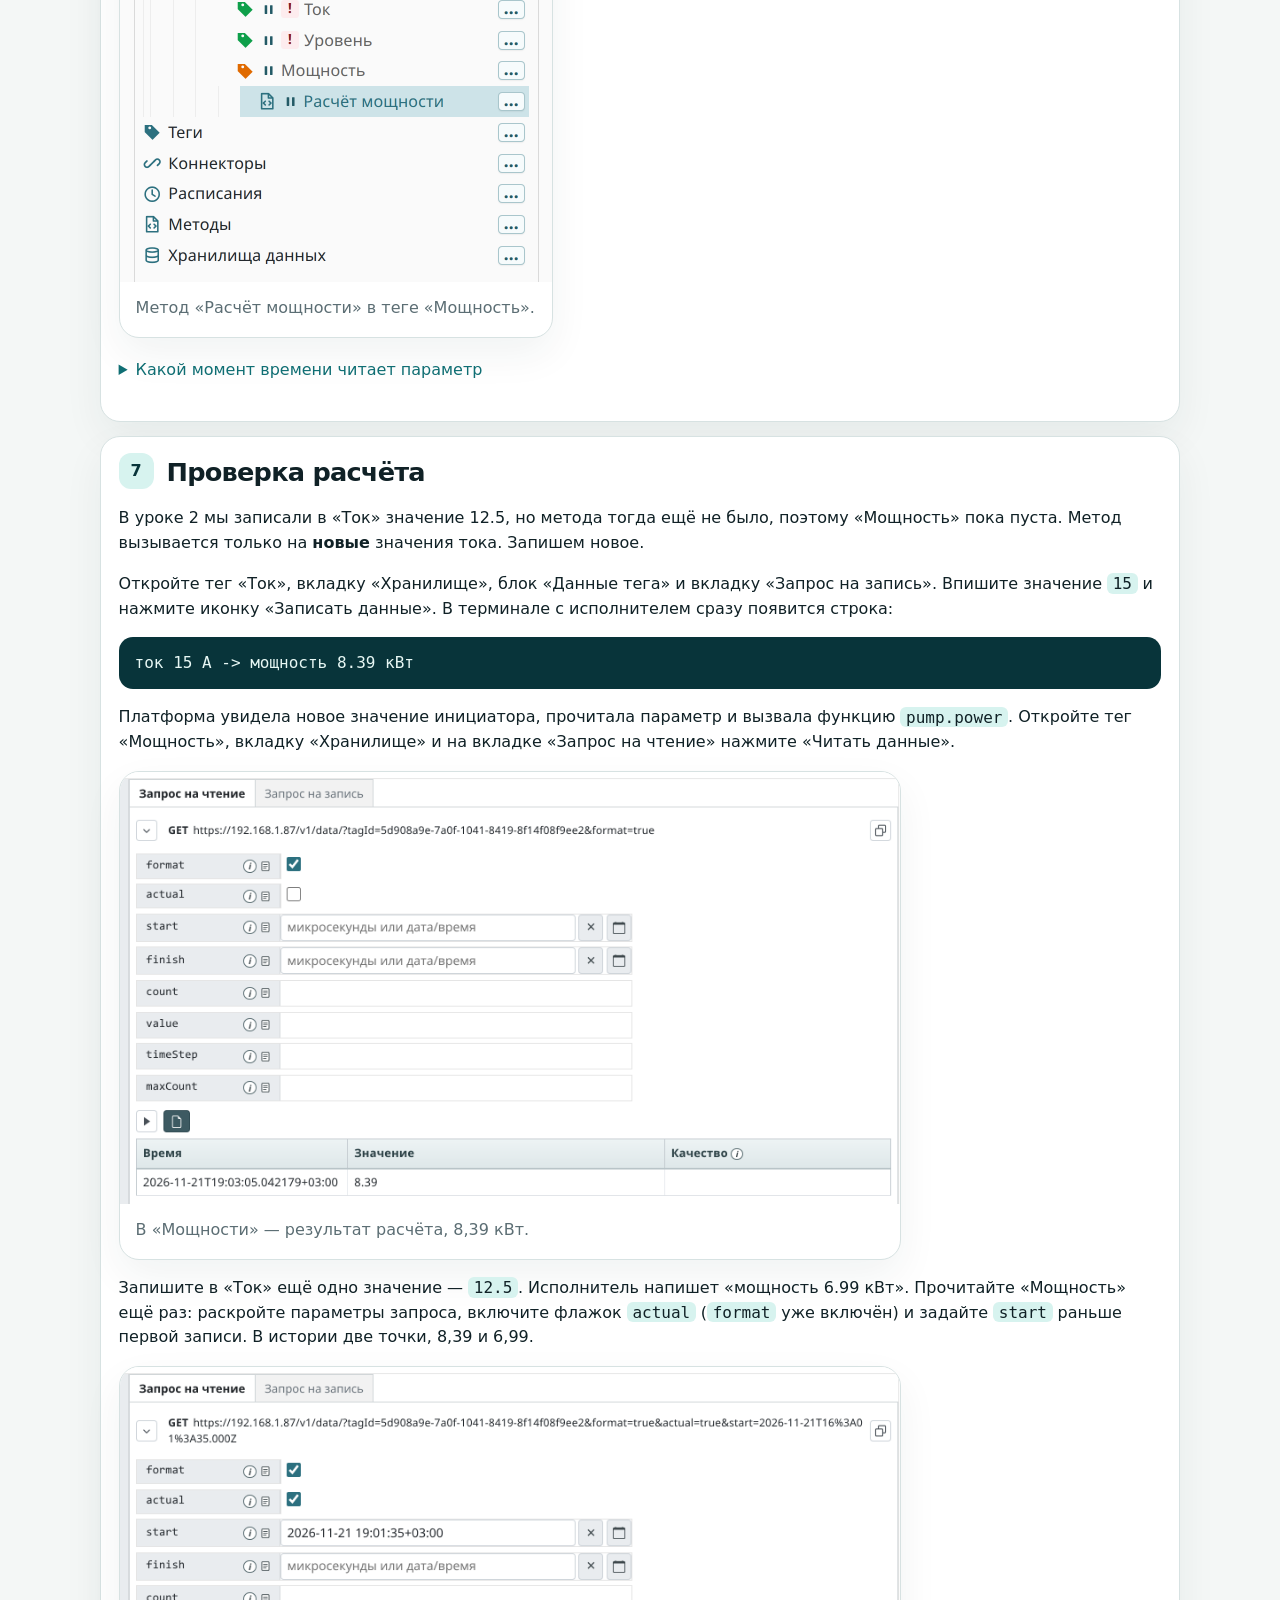
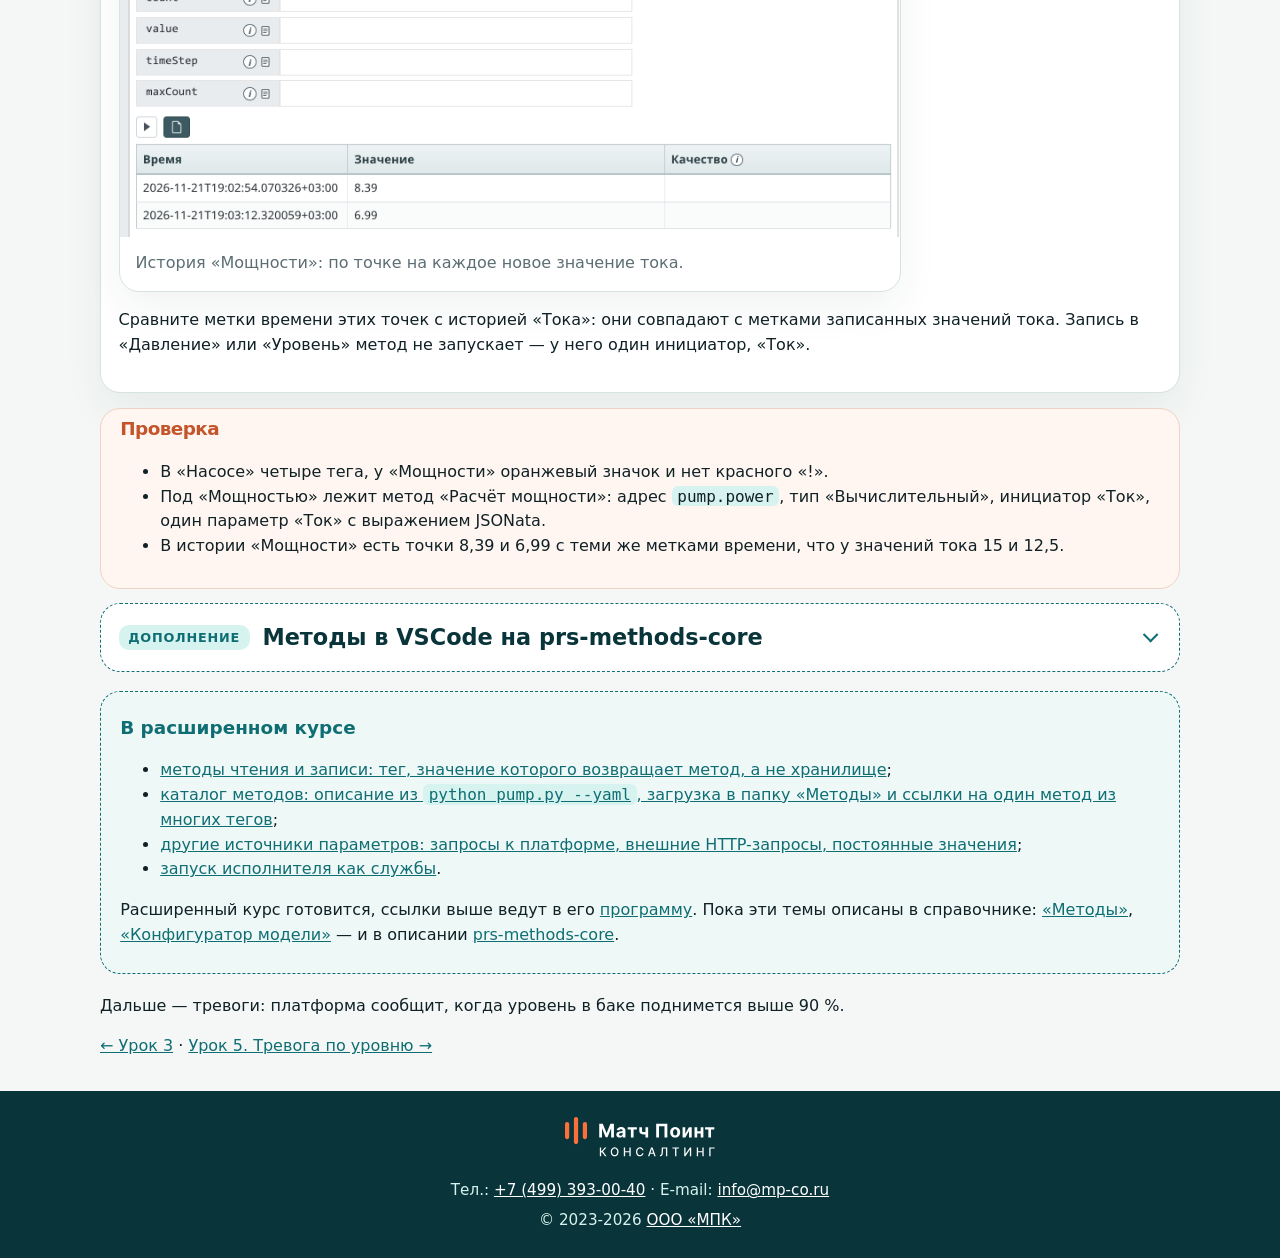
<file: 01.base/lesson-04.html>
<!DOCTYPE html>
<html lang="ru">
<head>
  <meta charset="utf-8">
  <meta name="viewport" content="width=device-width, initial-scale=1">
  <title>Урок 4. Расчётный тег «Мощность» — курс МПК-Пересвет</title>
  <link rel="stylesheet" href="course.css">
</head>
<body>
  <header class="topbar">
    <div class="wrap nav">
      <a href="index.html"><img class="nav-logo" src="pics/logo.svg" alt=""> Курс по платформе МПК-Пересвет</a>
      <span>Урок 4 из 9</span>
    </div>
  </header>
  <main class="wrap lesson">
    <h1>Расчётный тег «Мощность»</h1>
    <div class="goal">
      <div class="k">Чему учимся на этом уроке</div>
      <ul>
        <li>понимать, что такое метод и кто его выполняет;</li>
        <li>писать и запускать исполнитель — программу на Python с функцией расчёта;</li>
        <li>создавать вычислительный метод в Конфигураторе: адрес, тип, инициатор и параметр.</li>
      </ul>
    </div>
    <div class="outcome">
      <div class="k">Результат урока</div>
      <p>К концу урока у «Насоса» есть тег «Мощность». Как только в «Ток» приходит новое значение, платформа вызывает метод, и мощность двигателя записывается в историю тега с той же меткой времени.</p>
    </div>
    <p>До сих пор значения тегов появлялись только одним способом: мы записывали их вручную. Но многие параметры никто не измеряет — их считают по другим. Мощность двигателя насоса прибор не показывает, зато её можно вычислить по току. Для таких расчётов в платформе есть <strong>методы</strong>.</p>
    <p>Метод — это функция, которую платформа вызывает по событию. В этом уроке событие — новое значение тега «Ток», а результат функции становится новым значением тега «Мощность». Сама функция выполняется не внутри платформы, а в отдельной программе — <strong>исполнителе</strong>. Исполнитель подключается к брокеру сообщений RabbitMQ платформы и сообщает, какие функции он умеет выполнять и под какими адресами.</p>
    <p>Исполнитель напишем в одном файле прямо на виртуальной машине — этого хватит, чтобы увидеть, как работает метод. Как вести код методов в проекте VSCode на базе <a href="https://github.com/Vovaman/prs-methods-core">prs-methods-core</a>, с тестами и отладкой, рассказывает дополнение в конце урока.</p>

    <section class="step">
      <span class="num">1</span>
      <h2>Что собираем</h2>
      <figure class="figure figure-half">
        <img src="pics/power.svg" alt="Объект Насос с тегами Ток и Мощность; новое значение тока запускает метод pump.power, результат записывается в тег Мощность">
        <figcaption>Новое значение «Тока» запускает метод <code>pump.power</code>, результат записывается в «Мощность». Узел метода лежит в теге, который он рассчитывает.</figcaption>
      </figure>
      <p>Двигатель насоса — трёхфазный, поэтому мощность считается по формуле <strong>P = √3 · U · I · cos φ</strong>, где I — ток из тега «Ток», U = 380 В — напряжение сети, cos φ = 0,85 — коэффициент мощности двигателя. Напряжение и коэффициент пока зададим прямо в коде, результат будем выдавать в киловаттах.</p>
      <p>Понадобятся три вещи:</p>
      <table>
        <thead>
          <tr><th>Что</th><th>Где</th><th>Зачем</th></tr>
        </thead>
        <tbody>
          <tr><td>Тег «Мощность»</td><td>объект «Насос»</td><td>Хранит результат расчёта</td></tr>
          <tr><td>Исполнитель</td><td>файл <code>worker.py</code> на виртуальной машине</td><td>Выполняет функцию расчёта под адресом <code>pump.power</code></td></tr>
          <tr><td>Метод</td><td>тег «Мощность»</td><td>Говорит платформе: когда вызывать функцию, что ей передать и куда записать результат</td></tr>
        </tbody>
      </table>
    </section>

    <section class="step">
      <span class="num">2</span>
      <h2>Тег «Мощность»</h2>
      <p>Нажмите «…» справа от объекта «Насос» (он лежит по пути «Цех → Насосы → Насос») и выберите <strong>Новый тег</strong>. Задайте имя <code>Мощность</code>, единицы измерения <code>кВт</code>, тип значений оставьте «Вещественный» и нажмите «Записать».</p>
      <figure class="figure figure-shot">
        <img src="pics/04-lesson-01.png" style="width:463px" alt="Дерево: в объекте «Насос» четыре тега — Давление, Ток, Уровень и Мощность, у «Мощности» открыт список проблем: подсказка «Нет привязки к коннектору и нет дочернего метода — данные не поступают»">
        <figcaption>У «Насоса» появился тег «Мощность». Красный «!» открывает список проблем узла.</figcaption>
      </figure>
      <p>Настройка привязки к хранилищу по умолчанию включена (урок 2), поэтому тег сразу привязан к <code>psql</code>. Рядом с именем стоит красный «!» — у узла есть проблема. Нажмите на него: «Нет привязки к коннектору и нет дочернего метода — данные не поступают». Источником данных станет метод.</p>
    </section>

    <section class="step">
      <span class="num">3</span>
      <h2>Исполнитель в одном файле</h2>
      <p>Первый исполнитель запустим на той же виртуальной машине, где работает платформа. Подключитесь к ней по SSH. Программе нужен Python 3 — в Ubuntu Server он уже есть — и две библиотеки: <code>patio</code> и <code>patio-rabbitmq</code>. Через них функции исполнителя вызываются по сети. Установим их в отдельное виртуальное окружение, чтобы не трогать системный Python:</p>
      <pre class="cmd"><code><span class="line"><span class="prompt">$ </span>sudo apt install -y python3-venv</span>
<span class="line"><span class="prompt">$ </span>mkdir -p ~/pump-methods &amp;&amp; cd ~/pump-methods</span>
<span class="line"><span class="prompt">$ </span>python3 -m venv .venv</span>
<span class="line"><span class="prompt">$ </span>.venv/bin/pip install patio==0.1.4 patio-rabbitmq==0.1.1</span></code></pre>
      <p>Теперь создайте файл <code>worker.py</code> с функцией расчёта. Команду ниже можно скопировать целиком и вставить в терминал: она запишет файл в текущую папку <code>~/pump-methods</code>.</p>
      <pre class="cmd"><code><span class="line"><span class="prompt">$ </span>cat &gt; worker.py &lt;&lt;'EOF'</span>
<span class="line">import asyncio</span>
<span class="line">import math</span>
<span class="line">import os</span>
<span class="line"></span>
<span class="line">from patio import AsyncExecutor, Registry</span>
<span class="line">from patio_rabbitmq import RabbitMQBroker</span>
<span class="line"></span>
<span class="line">rpc = Registry(project="methods_app", auto_naming=False)</span>
<span class="line"></span>
<span class="line">VOLTAGE = 380   # напряжение сети, В</span>
<span class="line">COS_PHI = 0.85  # коэффициент мощности двигателя</span>
<span class="line"></span>
<span class="line"></span>
<span class="line">@rpc("pump.power")</span>
<span class="line">async def power(current):</span>
<span class="line">    if current is None:</span>
<span class="line">        return {"error": "нет значения тока"}</span>
<span class="line">    kw = math.sqrt(3) * VOLTAGE * current * COS_PHI / 1000</span>
<span class="line">    print(f"ток {current:g} А -&gt; мощность {kw:.2f} кВт", flush=True)</span>
<span class="line">    return round(kw, 2)</span>
<span class="line"></span>
<span class="line"></span>
<span class="line">async def main():</span>
<span class="line">    async with AsyncExecutor(rpc, max_workers=4) as executor:</span>
<span class="line">        async with RabbitMQBroker(executor, amqp_url=os.environ["amqp_url"]) as broker:</span>
<span class="line">            print("Исполнитель подключён к платформе", flush=True)</span>
<span class="line">            await broker.join()</span>
<span class="line"></span>
<span class="line"></span>
<span class="line">asyncio.run(main())</span>
<span class="line">EOF</span></code></pre>
      <p>Что в этом коде важно:</p>
      <ul>
        <li><code>Registry(project="methods_app")</code> — имя проекта должно быть именно <code>methods_app</code>: так называется сервис методов платформы, и вызовы приходят от него;</li>
        <li><code>@rpc("pump.power")</code> — <strong>адрес</strong> функции. По нему платформа находит, что вызывать. Этот же адрес мы укажем в методе в Конфигураторе;</li>
        <li>функция получает аргументы по порядку и возвращает новое значение тега. Если считать не из чего, она возвращает словарь с ключом <code>error</code>: платформа запишет его в журнал, а значение тега не изменит;</li>
        <li>адрес брокера программа берёт из переменной окружения <code>amqp_url</code>.</li>
      </ul>
    </section>

    <section class="step">
      <span class="num">4</span>
      <h2>Запуск исполнителя</h2>
      <p>Брокер RabbitMQ работает в контейнере платформы и принимает подключения на порту <code>5672</code> виртуальной машины. Имя пользователя и пароль — <code>prs</code> / <code>Peresvet21</code>, они заданы при установке. Задайте адрес брокера и запустите исполнитель:</p>
      <pre class="cmd"><code><span class="line"><span class="prompt">$ </span>export amqp_url=amqp://prs:Peresvet21@localhost/</span>
<span class="line"><span class="prompt">$ </span>.venv/bin/python worker.py</span></code></pre>
      <p>Если подключение прошло, программа напишет:</p>
      <pre><code>Исполнитель подключён к платформе</code></pre>
      <p>Оставьте этот терминал открытым: пока исполнитель работает, платформа может вызывать его функцию. Остановить программу можно клавишами <code>Ctrl+C</code>. Пока исполнитель остановлен, вызывать функцию некому и мощность не считается.</p>
    </section>

    <section class="step">
      <span class="num">5</span>
      <h2>Метод в Конфигураторе</h2>
      <p>Вернитесь в Конфигуратор. Нажмите «…» справа от тега «Мощность» и выберите <strong>Новый метод</strong>. Метод создаётся внутри того тега, в который он будет записывать результат.</p>
      <figure class="figure figure-shot">
        <img src="pics/04-lesson-02.png" style="width:432px" alt="Меню тега «Мощность»: новая тревога, новый метод, тревоги, копировать, приостановить узел, удалить узел">
        <figcaption>Меню тега.</figcaption>
      </figure>
      <p>Под тегом появится узел «Новый метод», а справа откроются его свойства. Заполните их:</p>
      <table>
        <thead>
          <tr><th>Поле</th><th>Значение</th></tr>
        </thead>
        <tbody>
          <tr><td>Имя</td><td><code>Расчёт мощности</code></td></tr>
          <tr><td>Адрес</td><td><code>pump.power</code></td></tr>
          <tr><td>Метод/ссылка</td><td>Вновь создаваемый метод (по умолчанию)</td></tr>
          <tr><td>Тип</td><td>Вычислительный (по умолчанию)</td></tr>
        </tbody>
      </table>
      <p>«Вновь создаваемый метод» значит, что адрес и параметры задаются прямо здесь. Тип «Вычислительный» — метод вызывается по событию, а его результат записывается в тег. Другие типы методов отвечают на чтение и запись тега, о них — в расширенном курсе.</p>
      <p>Осталось сказать, <strong>когда</strong> вызывать метод. Для этого есть блок «Инициаторы». Пока в нём ничего не выбрано, блок розовый, а лупа красная: без инициатора вычислительный метод никогда не запустится. Инициатором может быть тег, расписание или тревога — для каждого своя вкладка. Расписание появится в уроке 7, тревога — в дополнении к нему. На вкладке «Теги» нажмите лупу. В окне «Поиск тегов» начните вводить <code>Ток</code> и нажмите якорь ⚓ слева от строки «Насос → Ток». Закройте окно крестиком: тег «Ток» появился рядом с лупой.</p>
      <figure class="figure figure-shot">
        <img src="pics/04-lesson-03.png" style="width:644px" alt="Свойства метода: имя «Расчёт мощности», адрес pump.power, «Вновь создаваемый метод», тип «Вычислительный», в инициаторах на вкладке «Теги» — тег «Ток»">
        <figcaption>Свойства метода: адрес, тип и инициатор «Ток». Пока изменения не записаны, в заголовке ещё стоит «Новый метод».</figcaption>
      </figure>
    </section>

    <section class="step">
      <span class="num">6</span>
      <h2>Параметр «Ток»</h2>
      <p>Инициатор только запускает метод. Что передать функции, задают <strong>параметры</strong>. Откройте закладку <strong>Параметры</strong> рядом со «Свойствами». У нового метода параметров нет; у функции <code>power</code> один аргумент — ток, поэтому добавьте один параметр кнопкой «+». Появится закладка «#1».</p>
      <ul>
        <li>в поле «Имя» впишите <code>Ток</code> — это подпись для человека, функции важен только порядок закладок;</li>
        <li>источник оставьте «Данные тега(-ов)»;</li>
        <li>нажмите лупу и в окне «Выбор тегов» так же выберите якорем тег «Ток»;</li>
        <li>в поле «JSONata к ответу» впишите <code>$.data[0].data[0][1]</code>.</li>
      </ul>
      <p>Чтобы понять, зачем нужно выражение JSONata, нажмите стрелку справа от строки URL — это пробный запрос. Платформа прочитает тег «Ток» так же, как мы делали это в уроке 2, и покажет ответ:</p>
      <pre><code>{"data": [{"tagId": "…", "data": [[1794411094833222, 12.5, null]]}]}</code></pre>
      <p>Функции из одного файла нужно одно число, а не весь ответ. Выражение <code>$.data[0].data[0][1]</code> берёт первый тег, его первую точку <code>[метка времени, значение, качество]</code> и из неё — значение. Стрелка справа от поля JSONata применяет выражение к ответу пробного запроса: под полем появится <code>12.5</code>.</p>
      <figure class="figure figure-shot">
        <img src="pics/04-lesson-04.png" style="width:644px" alt="Закладка «Параметры»: параметр «Ток», источник «Данные тега(-ов)», выбран тег «Ток», ответ пробного запроса, JSONata $.data[0].data[0][1] и результат 12.5">
        <figcaption>Параметр метода: тег «Ток» и выражение, которое достаёт из ответа значение.</figcaption>
      </figure>
      <p>Нажмите «Записать». Метод в дереве переименовался в «Расчёт мощности». Значок тега «Мощность» оранжевый — так Конфигуратор отмечает теги с вычислительным методом. Красный «!» у тега пропал: источник данных появился. Если пометка ещё видна, обновите страницу браузера.</p>
      <figure class="figure figure-shot">
        <img src="pics/04-lesson-05.png" style="width:432px" alt="Дерево: тег «Мощность» с оранжевым значком и без пометки о проблеме, под ним метод «Расчёт мощности»">
        <figcaption>Метод «Расчёт мощности» в теге «Мощность».</figcaption>
      </figure>
      <details class="spoiler">
        <summary>Какой момент времени читает параметр</summary>
        <p>При пробном запросе тег читается на текущий момент. При настоящем вызове платформа подставляет в запрос <code>finish</code>, равный метке времени нового значения тока. Поэтому функция всегда получает именно то значение, которое её запустило, а результат записывается в «Мощность» с той же меткой времени. Если параметров несколько, все они читаются на этот же момент.</p>
      </details>
    </section>

    <section class="step">
      <span class="num">7</span>
      <h2>Проверка расчёта</h2>
      <p>В уроке 2 мы записали в «Ток» значение 12.5, но метода тогда ещё не было, поэтому «Мощность» пока пуста. Метод вызывается только на <strong>новые</strong> значения тока. Запишем новое.</p>
      <p>Откройте тег «Ток», вкладку «Хранилище», блок «Данные тега» и вкладку «Запрос на запись». Впишите значение <code>15</code> и нажмите иконку «Записать данные». В терминале с исполнителем сразу появится строка:</p>
      <pre><code>ток 15 А -&gt; мощность 8.39 кВт</code></pre>
      <p>Платформа увидела новое значение инициатора, прочитала параметр и вызвала функцию <code>pump.power</code>. Откройте тег «Мощность», вкладку «Хранилище» и на вкладке «Запрос на чтение» нажмите «Читать данные».</p>
      <figure class="figure figure-shot figure-wide">
        <img src="pics/04-lesson-06.png" style="width:780px" alt="Чтение тега «Мощность»: значение 8.39">
        <figcaption>В «Мощности» — результат расчёта, 8,39 кВт.</figcaption>
      </figure>
      <p>Запишите в «Ток» ещё одно значение — <code>12.5</code>. Исполнитель напишет «мощность 6.99 кВт». Прочитайте «Мощность» ещё раз: раскройте параметры запроса, включите флажок <code>actual</code> (<code>format</code> уже включён) и задайте <code>start</code> раньше первой записи. В истории две точки, 8,39 и 6,99.</p>
      <figure class="figure figure-shot figure-wide">
        <img src="pics/04-lesson-07.png" style="width:780px" alt="Чтение тега «Мощность» с format, actual и start: две точки 8.39 и 6.99">
        <figcaption>История «Мощности»: по точке на каждое новое значение тока.</figcaption>
      </figure>
      <p>Сравните метки времени этих точек с историей «Тока»: они совпадают с метками записанных значений тока. Запись в «Давление» или «Уровень» метод не запускает — у него один инициатор, «Ток».</p>
    </section>

    <section class="check">
      <h2>Проверка</h2>
      <ul>
        <li>В «Насосе» четыре тега, у «Мощности» оранжевый значок и нет красного «!».</li>
        <li>Под «Мощностью» лежит метод «Расчёт мощности»: адрес <code>pump.power</code>, тип «Вычислительный», инициатор «Ток», один параметр «Ток» с выражением JSONata.</li>
        <li>В истории «Мощности» есть точки 8,39 и 6,99 с теми же метками времени, что у значений тока 15 и 12,5.</li>
      </ul>
    </section>

    <details class="addon">
      <summary><span class="tag">Дополнение</span><span class="t">Методы в VSCode на prs-methods-core</span><span class="chev" aria-hidden="true"></span></summary>
      <h3>Проект</h3>
      <p>Исполнитель в одном файле показывает механику, но для настоящей работы неудобен: подключение к брокеру, разбор аргументов, ошибки и переподключение при обрыве связи приходится писать самому. Эту часть берёт на себя <a href="https://github.com/Vovaman/prs-methods-core">prs-methods-core</a> — заготовка проекта с библиотекой <code>prs_methods</code>. В ней остаётся написать только функцию расчёта.</p>
      <p>Работать будем на своём компьютере в VSCode. Понадобятся:</p>
      <ul>
        <li><a href="https://code.visualstudio.com/">VSCode</a> с расширением <a href="https://marketplace.visualstudio.com/items?itemName=ms-python.python">Python</a> — вместе с ним ставится и отладчик;</li>
        <li>Python 3.11 или новее и Git;</li>
        <li>сетевой доступ с компьютера к порту <code>5672</code> виртуальной машины — этот порт платформа открывает при установке.</li>
      </ul>
      <p>Скачайте проект и откройте его в VSCode — командой <code>code</code> или через меню «File → Open Folder»:</p>
      <pre class="cmd"><code><span class="line"><span class="prompt">$ </span>git clone https://github.com/Vovaman/prs-methods-core.git</span>
<span class="line"><span class="prompt">$ </span>code prs-methods-core</span></code></pre>
      <p>В проекте есть библиотека (<code>src/prs_methods</code>), примеры методов каждого типа (<code>examples</code>) и тесты (<code>tests</code>). Откройте терминал VSCode («Terminal → New Terminal»), создайте виртуальное окружение и установите проект вместе с инструментами для тестов:</p>
      <pre class="cmd"><code><span class="line"><span class="prompt">$ </span>python3 -m venv .venv</span>
<span class="line"><span class="prompt">$ </span>source .venv/bin/activate</span>
<span class="line"><span class="prompt">$ </span>pip install -e ".[dev]"</span></code></pre>
      <details class="spoiler">
        <summary>Если у вас Windows</summary>
        <p>Окружение создаётся командой <code>py -m venv .venv</code>, а включается командой <code>.venv\Scripts\activate</code>. Остальные команды урока те же.</p>
      </details>
      <p>VSCode заметит новое окружение и предложит использовать его для проекта — согласитесь. Если не предложил, нажмите <code>Ctrl+Shift+P</code>, выберите «Python: Select Interpreter» и укажите <code>.venv</code>.</p>
      <h3>Метод и тесты</h3>
      <p>Создайте в корне проекта файл <code>pump.py</code>:</p>
      <pre class="cmd" data-copy-title="Копировать код"><code><span class="line">"""Методы учебной насосной станции."""</span>
<span class="line">import math</span>
<span class="line"></span>
<span class="line">from prs_methods import main, method, number, param, require_good</span>
<span class="line"></span>
<span class="line">VOLTAGE = 380   # напряжение сети, В</span>
<span class="line">COS_PHI = 0.85  # коэффициент мощности двигателя</span>
<span class="line"></span>
<span class="line"></span>
<span class="line">@method(</span>
<span class="line">    "pump.power",</span>
<span class="line">    cn="Мощность двигателя",</span>
<span class="line">    description="Мощность трёхфазного двигателя по току, кВт.",</span>
<span class="line">    folder="Насосная станция",</span>
<span class="line">    parameters=(param("Ток", "float", "Ток двигателя, А"),),</span>
<span class="line">    probe=(12.5,),</span>
<span class="line">)</span>
<span class="line">def power(current):</span>
<span class="line">    require_good(current)</span>
<span class="line">    amps = number(current)</span>
<span class="line">    kw = round(math.sqrt(3) * VOLTAGE * amps * COS_PHI / 1000, 2)</span>
<span class="line">    print(f"ток {amps:g} А -&gt; мощность {kw} кВт", flush=True)</span>
<span class="line">    return kw</span>
<span class="line"></span>
<span class="line"></span>
<span class="line">if __name__ == "__main__":</span>
<span class="line">    main()</span></code></pre>
      <p>Сравните с <code>worker.py</code>:</p>
      <ul>
        <li><code>@method("pump.power", …)</code> регистрирует функцию под тем же адресом, что и раньше, поэтому метод в Конфигураторе менять не нужно. Остальные аргументы — название, описание, папка, параметры и пробные аргументы — нужны для каталога методов платформы, о нём — в расширенном курсе;</li>
        <li><code>number(current)</code> достаёт число из аргумента в любом виде, в котором его может прислать платформа: готовым числом или полным ответом чтения тега;</li>
        <li><code>require_good(current)</code> останавливает расчёт, если значения нет или у него плохой код качества. Тег «Мощность» в этом случае не меняется, а причина попадает в журнал платформы;</li>
        <li><code>main()</code> подключается к брокеру, ждёт вызовов и сам переподключается при обрыве связи.</li>
      </ul>
      <p>Функция осталась обычной функцией Python, поэтому её можно проверить без платформы. Создайте файл <code>tests/test_pump.py</code>:</p>
      <pre class="cmd" data-copy-title="Копировать код"><code><span class="line">import asyncio</span>
<span class="line"></span>
<span class="line">from prs_methods import registry</span>
<span class="line"></span>
<span class="line">from pump import power</span>
<span class="line"></span>
<span class="line"></span>
<span class="line">def test_power_from_number():</span>
<span class="line">    assert power(15) == 8.39</span>
<span class="line"></span>
<span class="line"></span>
<span class="line">def test_power_from_tag_response():</span>
<span class="line">    response = {"data": [{"tagId": "1", "data": [[1794411094833222, 12.5, None]]}]}</span>
<span class="line">    assert power(response) == 6.99</span>
<span class="line"></span>
<span class="line"></span>
<span class="line">def test_no_current():</span>
<span class="line">    assert "error" in asyncio.run(registry["pump.power"](None))</span></code></pre>
      <p>Первые два теста вызывают функцию с числом и с ответом платформы. Третий вызывает её так, как это делает исполнитель, — через <code>registry</code>: без значения тока метод возвращает ошибку, а не падает. Запустите тесты в терминале VSCode:</p>
      <pre class="cmd"><code><span class="line"><span class="prompt">$ </span>python -m pytest tests/test_pump.py</span></code></pre>
      <pre><code>tests/test_pump.py ...                                    [100%]
3 passed</code></pre>
      <h3>Запуск и отладка</h3>
      <p>Сначала остановите исполнитель на виртуальной машине (<code>Ctrl+C</code>). Если под одним адресом работают два исполнителя, каждый вызов достаётся только одному из них, и разобраться, кто посчитал значение, будет трудно.</p>
      <p>Исполнитель из VSCode запустим под отладчиком. Создайте в проекте файл <code>.vscode/launch.json</code>. В адресе брокера укажите адрес своей виртуальной машины — в примерах курса это <code>192.168.1.87</code>:</p>
      <pre class="cmd" data-copy-title="Копировать код"><code><span class="line">{</span>
<span class="line">  "version": "0.2.0",</span>
<span class="line">  "configurations": [</span>
<span class="line">    {</span>
<span class="line">      "name": "Исполнитель pump.py",</span>
<span class="line">      "type": "debugpy",</span>
<span class="line">      "request": "launch",</span>
<span class="line">      "program": "${workspaceFolder}/pump.py",</span>
<span class="line">      "console": "integratedTerminal",</span>
<span class="line">      "env": {</span>
<span class="line">        "amqp_url": "amqp://prs:Peresvet21@192.168.1.87/"</span>
<span class="line">      }</span>
<span class="line">    }</span>
<span class="line">  ]</span>
<span class="line">}</span></code></pre>
      <p>Откройте <code>pump.py</code> и поставьте точку останова на строке <code>amps = number(current)</code> — щелчок слева от номера строки. Нажмите <code>F5</code>: внизу откроется терминал, и исполнитель начнёт ждать вызовов. Пока ошибок нет, он ничего не печатает.</p>
      <p>В Конфигураторе запишите в «Ток» значение <code>18</code>. VSCode остановится на точке останова, а на панели «Variables» будет видно, что пришло в <code>current</code>: число <code>18</code> — его достало выражение JSONata в параметре метода. Платформа дождётся ответа, поэтому можно спокойно пройти функцию по шагам (<code>F10</code>). Нажмите <code>F5</code>, чтобы продолжить. В терминале появится строка:</p>
      <pre><code>ток 18 А -&gt; мощность 10.07 кВт</code></pre>
      <p>а в истории «Мощности» — значение 10,07.</p>
      <h3>Параметр без JSONata</h3>
      <p>Выражение JSONata понадобилось потому, что функция в <code>worker.py</code> умела работать только с числом. Функция на <code>prs_methods</code> разбирает и полный ответ платформы, так что выражение больше не нужно.</p>
      <p>Откройте метод «Расчёт мощности», закладку «Параметры» и нажмите на закладку параметра «#1 · Ток». Очистите поле «JSONata к ответу» и нажмите «Записать».</p>
      <figure class="figure figure-shot">
        <img src="pics/04-lesson-08.png" style="width:644px" alt="Закладка «Параметры» метода «Расчёт мощности»: тег «Ток», поле «JSONata к ответу» пустое">
        <figcaption>Параметр без выражения JSONata: функция получит ответ платформы целиком.</figcaption>
      </figure>
      <p>Запишите в «Ток» значение <code>14</code>. На точке останова видно, что теперь <code>current</code> — это словарь с ответом чтения тега, как в пробном запросе. Продолжите выполнение: <code>number</code> достал из ответа значение, и исполнитель напечатал:</p>
      <pre><code>ток 14 А -&gt; мощность 7.83 кВт</code></pre>
      <p>Теперь функцию можно развивать как обычный код: менять формулу, добавлять параметры и тесты, отлаживать в VSCode. Чтобы платформа увидела изменения, перезапустите исполнитель. Как добавить параметры и инициаторы и запустить исполнитель как службу, рассказывает урок <a href="../02.advanced/index.html#lesson-06">«Разработка методов в VSCode»</a> расширенного курса.</p>
    </details>

    <aside class="deeper">
      <h2>В расширенном курсе</h2>
      <ul>
        <li><a href="../02.advanced/index.html#lesson-07">методы чтения и записи: тег, значение которого возвращает метод, а не хранилище</a>;</li>
        <li><a href="../02.advanced/index.html#lesson-08">каталог методов: описание из <code>python pump.py --yaml</code>, загрузка в папку «Методы» и ссылки на один метод из многих тегов</a>;</li>
        <li><a href="../02.advanced/index.html#lesson-07">другие источники параметров: запросы к платформе, внешние HTTP-запросы, постоянные значения</a>;</li>
        <li><a href="../02.advanced/index.html#lesson-06">запуск исполнителя как службы</a>.</li>
      </ul>
      <p>Расширенный курс готовится, ссылки выше ведут в его <a href="../02.advanced/index.html">программу</a>. Пока эти темы описаны в справочнике: <a href="https://mp-co-ru.github.io/peresvet/methods.html">«Методы»</a>, <a href="https://mp-co-ru.github.io/peresvet/configurator/configurator.html">«Конфигуратор модели»</a> — и в описании <a href="https://github.com/Vovaman/prs-methods-core">prs-methods-core</a>.</p>
    </aside>

    <p>Дальше — тревоги: платформа сообщит, когда уровень в баке поднимется выше 90 %.</p>
    <p><a href="lesson-03.html">← Урок 3</a> · <a href="lesson-05.html">Урок 5. Тревога по уровню →</a></p>
  </main>
  <footer class="footer">
    <div class="wrap footer-inner">
      <a class="footer-logo" href="https://matchpoint-consulting.ru/"><img src="pics/mpc-logo.svg" alt="Логотип ООО Матч Поинт Консалтинг"></a>
      <p class="footer-contacts">Тел.: <a href="tel:+74993930040">+7 (499) 393-00-40</a> · E-mail: <a href="mailto:info@mp-co.ru">info@mp-co.ru</a></p>
      <p>© 2023-2026 <a href="https://matchpoint-consulting.ru/">ООО «МПК»</a></p>
    </div>
  </footer>
  <script src="course.js"></script>
</body>
</html>
</file>
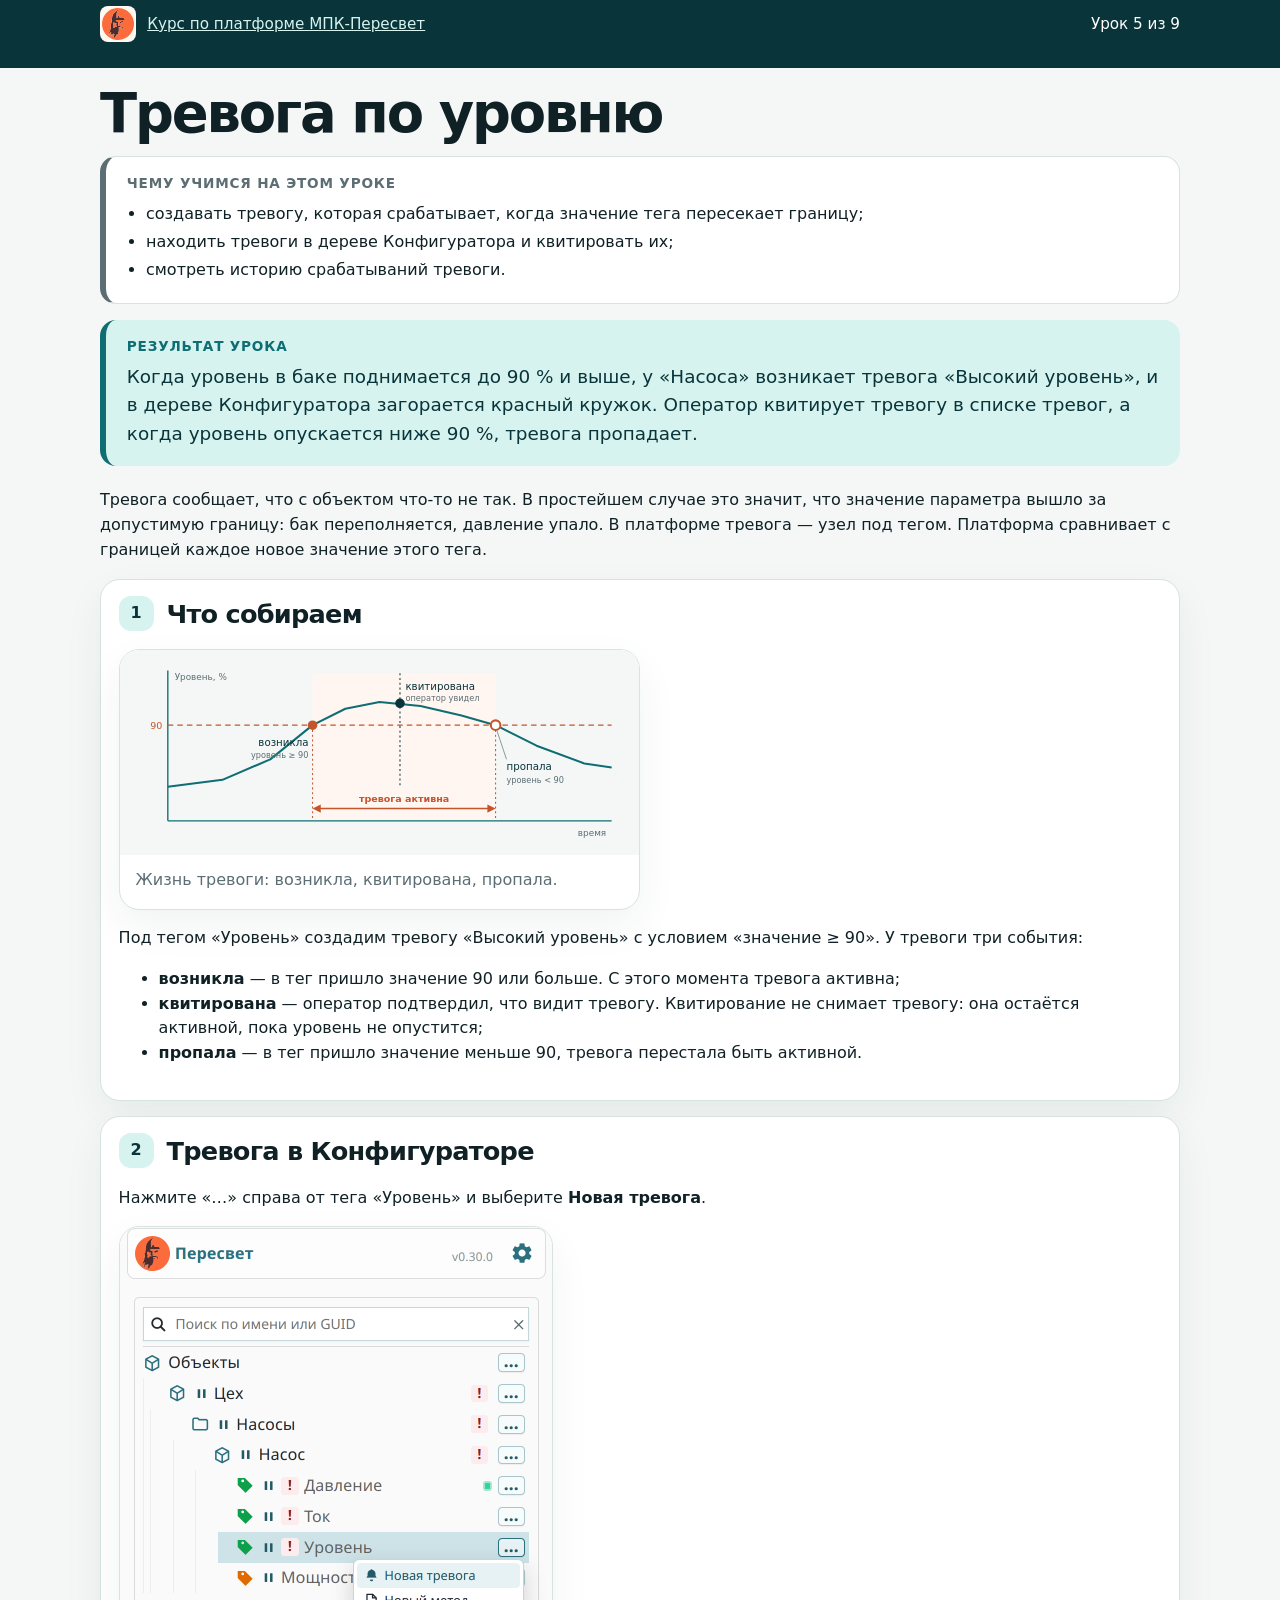
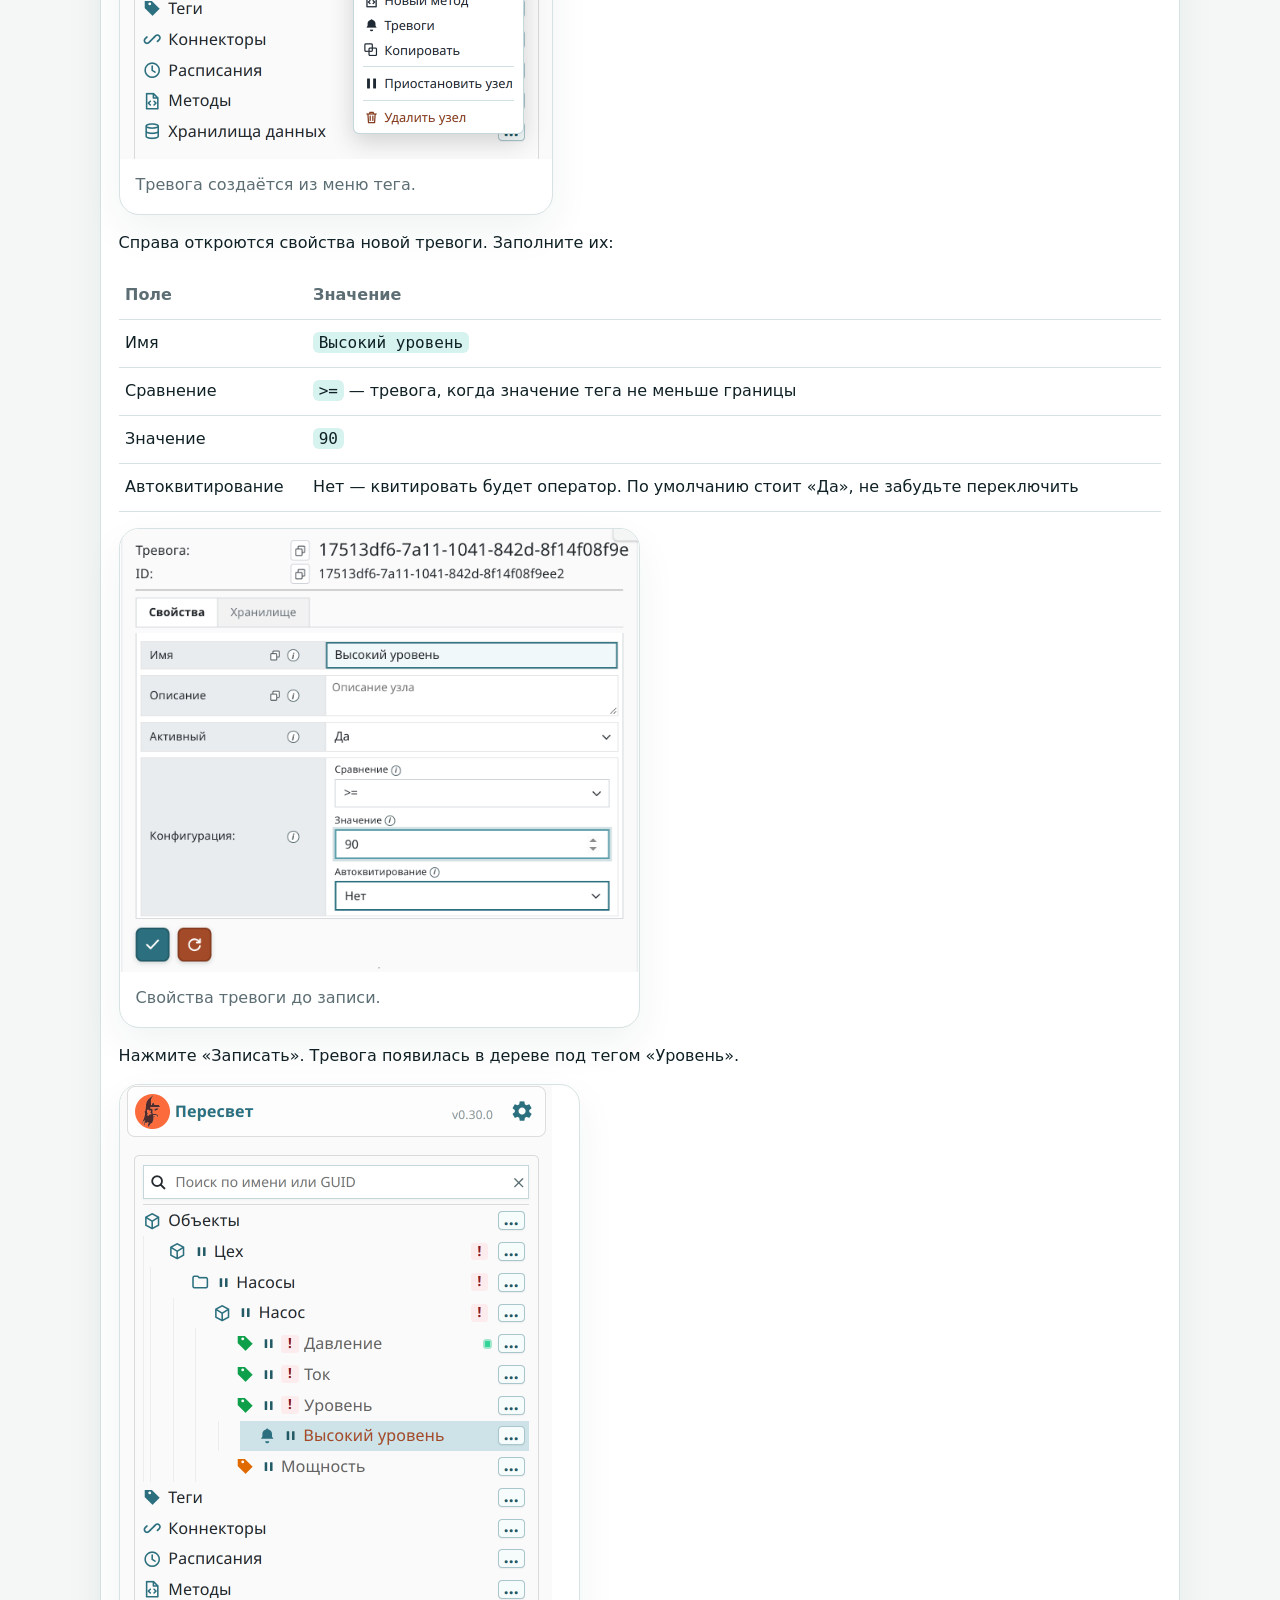
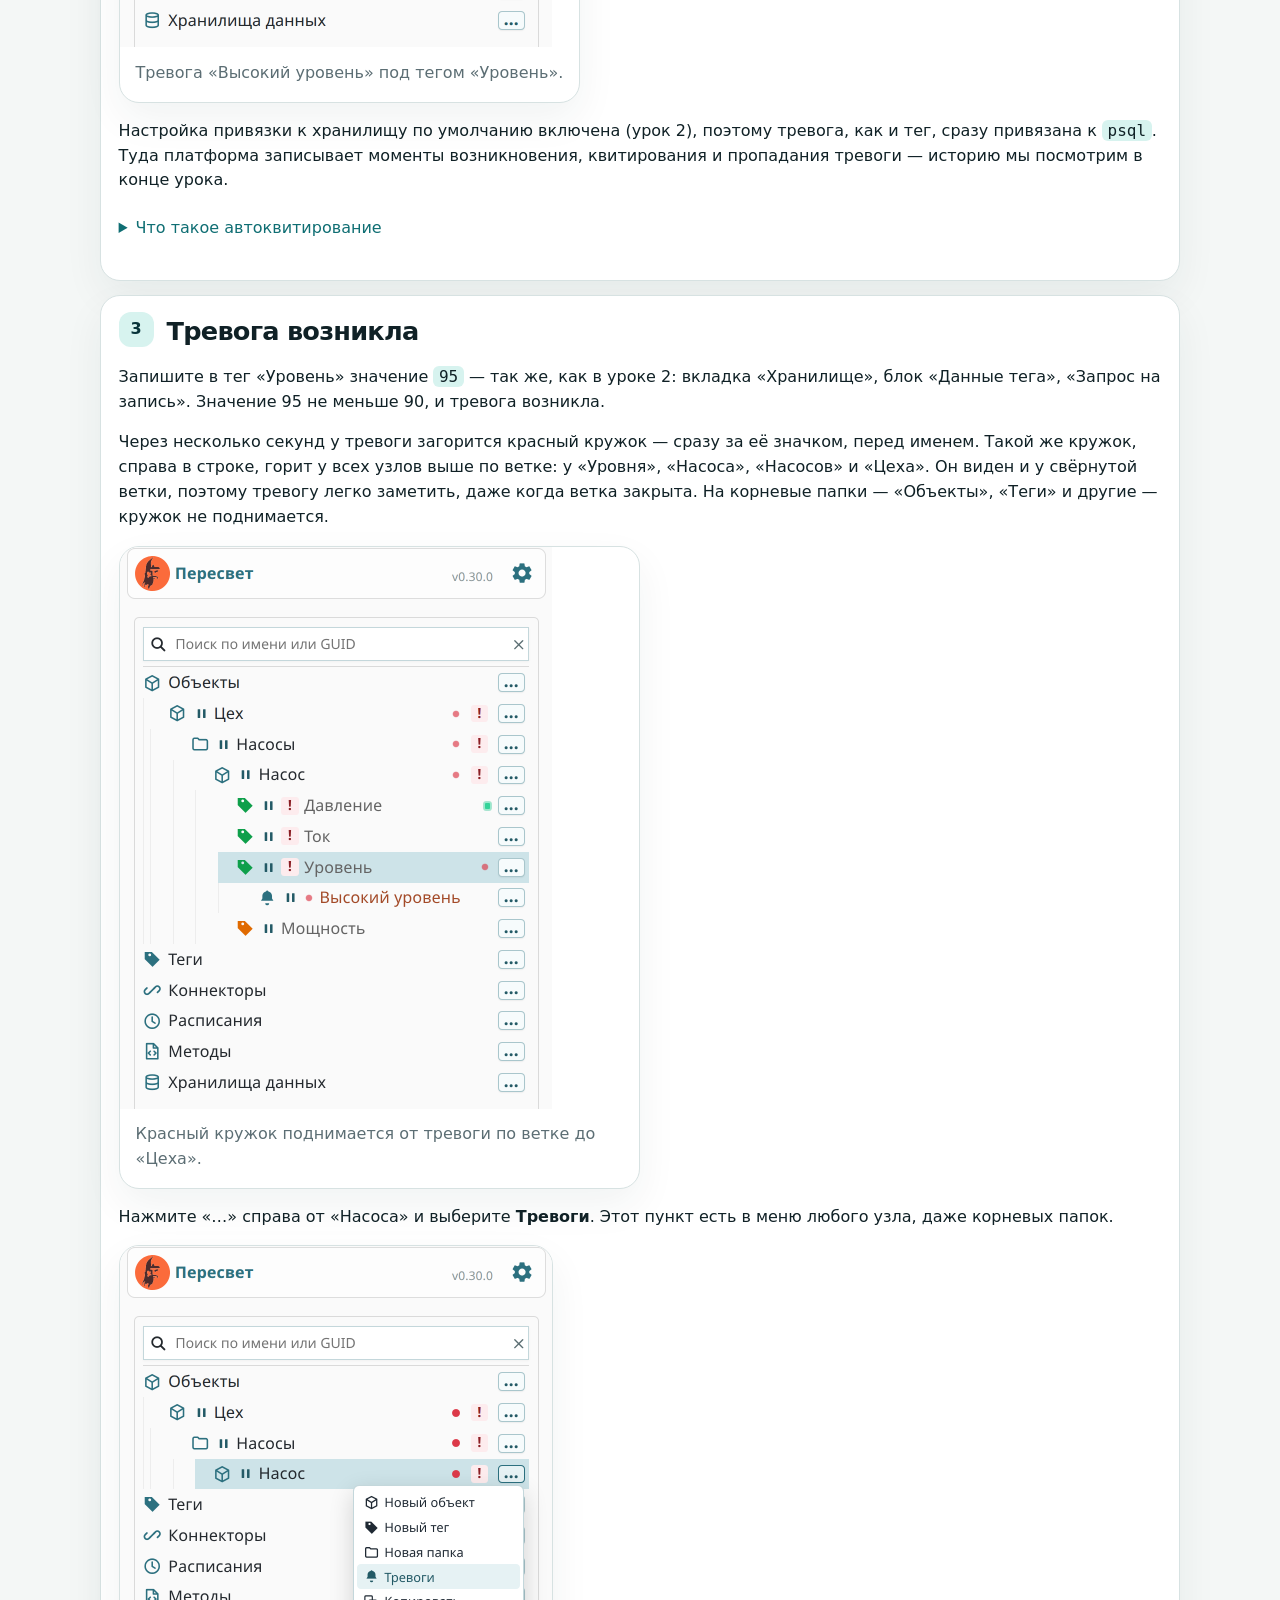
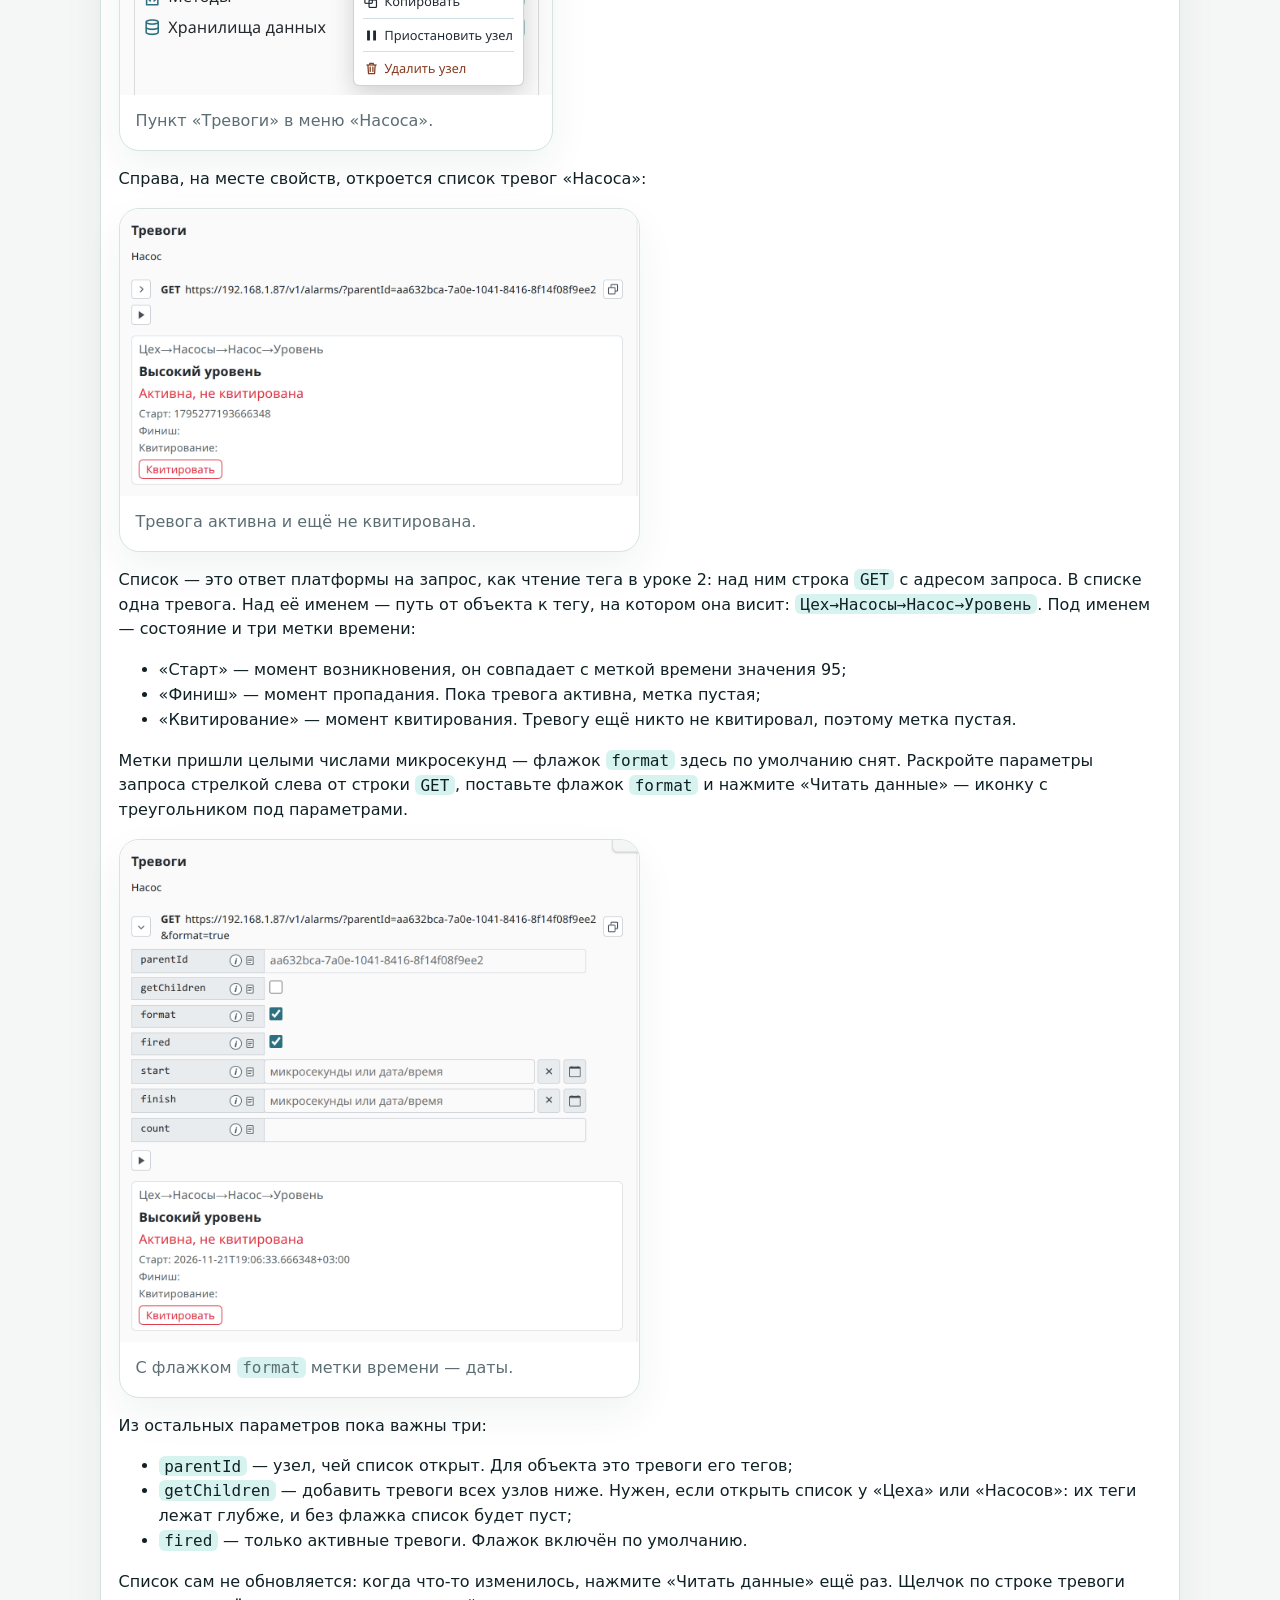
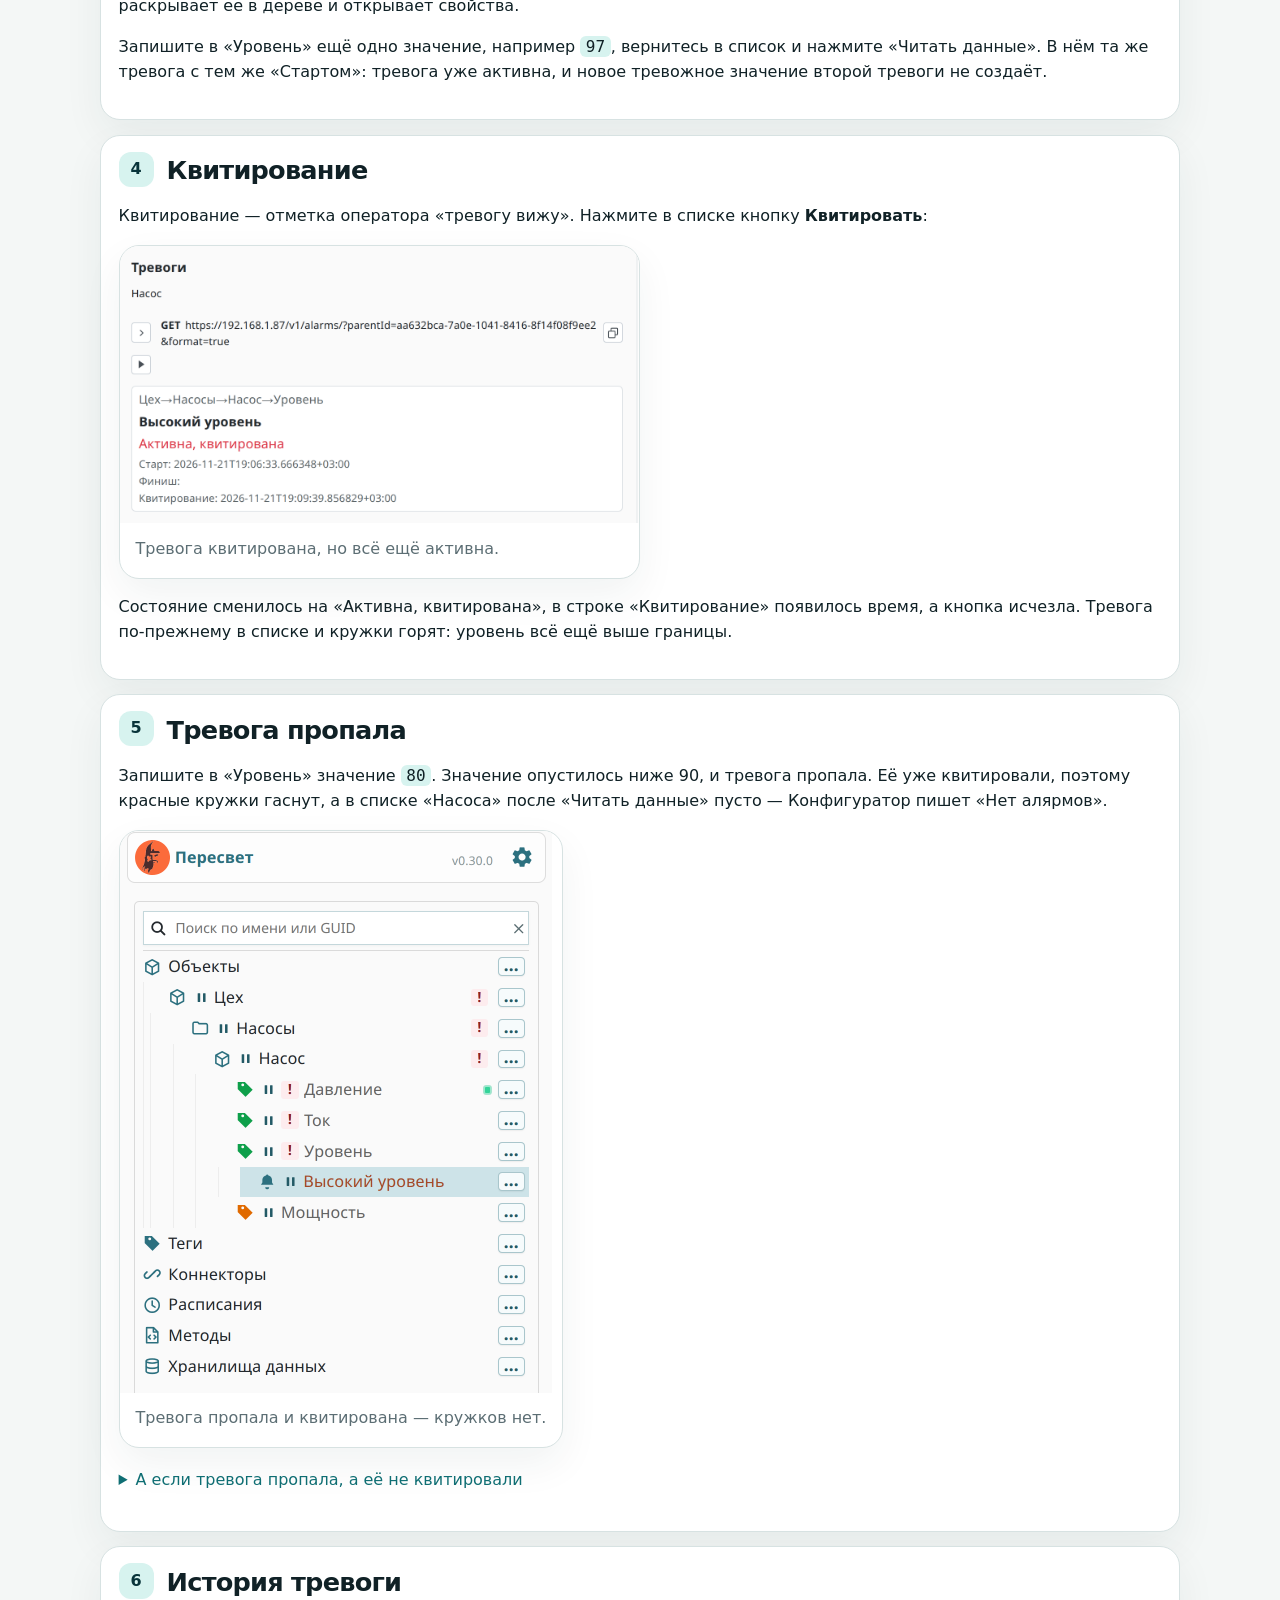
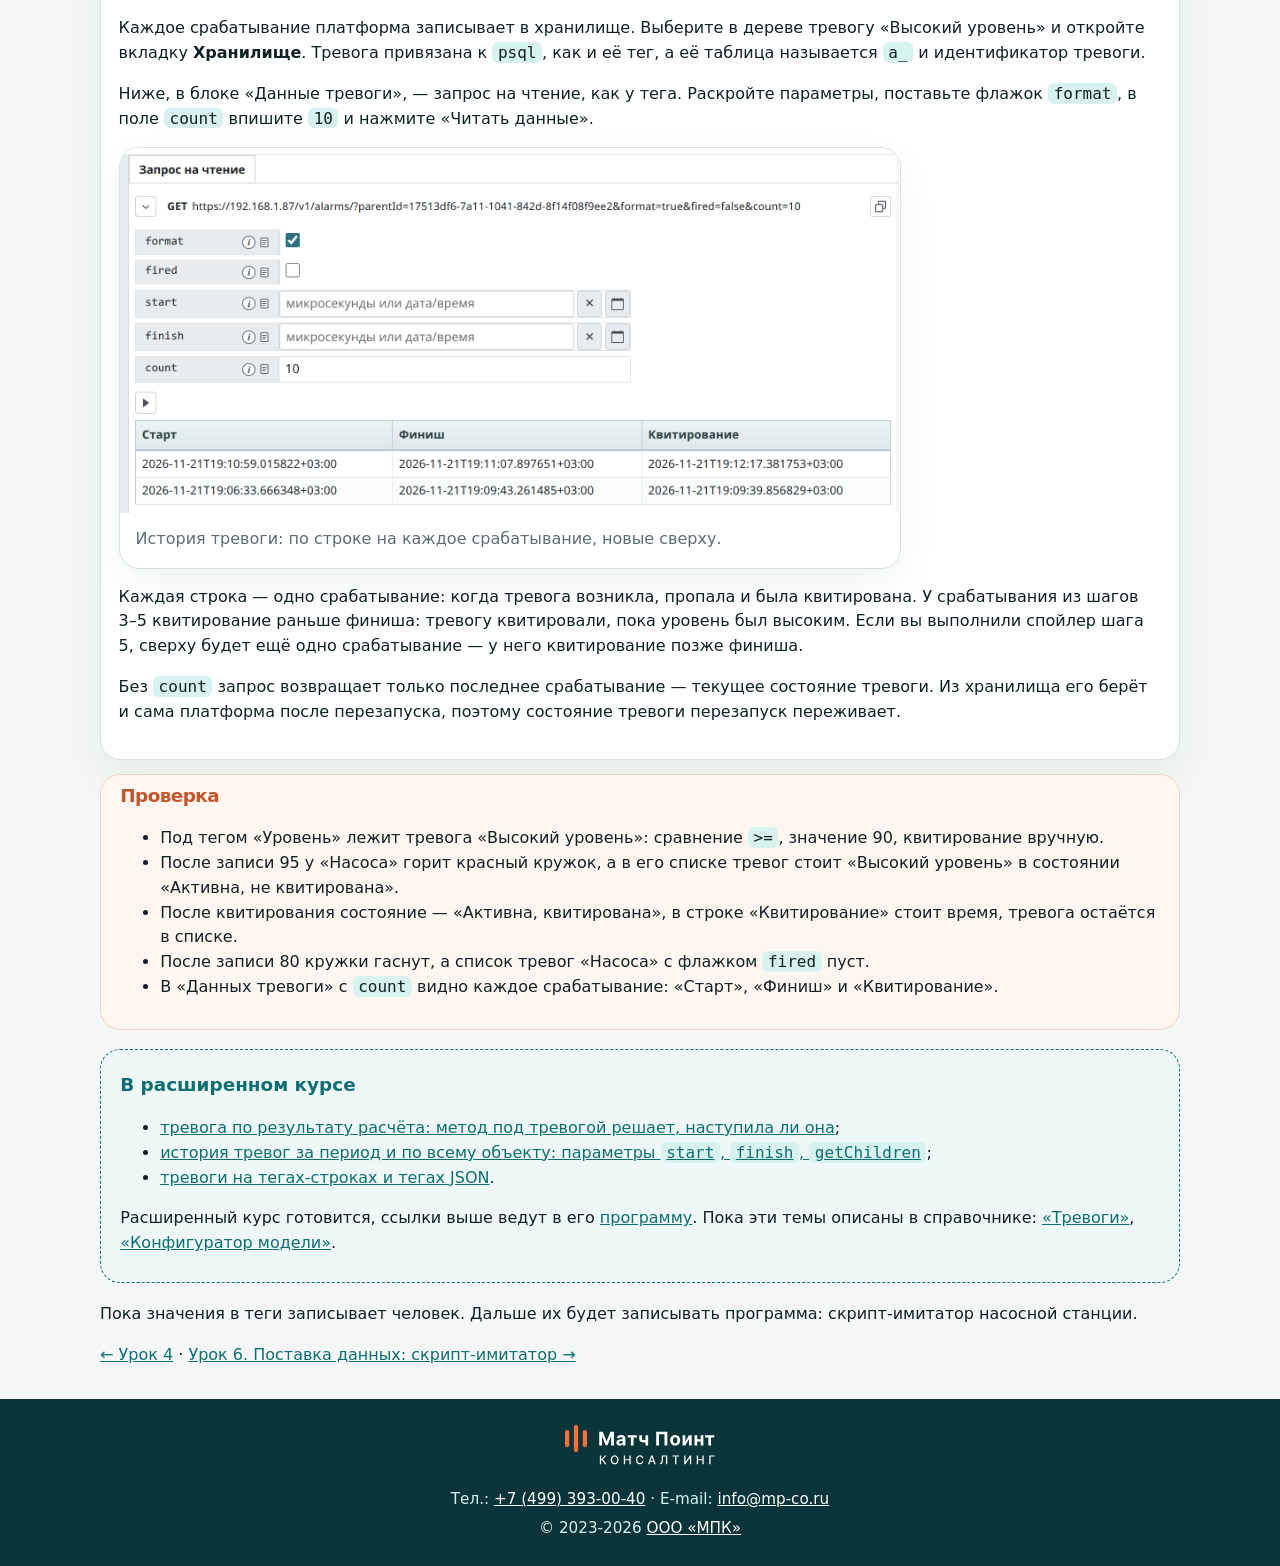
<file: 01.base/lesson-05.html>
<!DOCTYPE html>
<html lang="ru">
<head>
  <meta charset="utf-8">
  <meta name="viewport" content="width=device-width, initial-scale=1">
  <title>Урок 5. Тревога по уровню — курс МПК-Пересвет</title>
  <link rel="stylesheet" href="course.css">
</head>
<body>
  <header class="topbar">
    <div class="wrap nav">
      <a href="index.html"><img class="nav-logo" src="pics/logo.svg" alt=""> Курс по платформе МПК-Пересвет</a>
      <span>Урок 5 из 9</span>
    </div>
  </header>
  <main class="wrap lesson">
    <h1>Тревога по уровню</h1>
    <div class="goal">
      <div class="k">Чему учимся на этом уроке</div>
      <ul>
        <li>создавать тревогу, которая срабатывает, когда значение тега пересекает границу;</li>
        <li>находить тревоги в дереве Конфигуратора и квитировать их;</li>
        <li>смотреть историю срабатываний тревоги.</li>
      </ul>
    </div>
    <div class="outcome">
      <div class="k">Результат урока</div>
      <p>Когда уровень в баке поднимается до 90 % и выше, у «Насоса» возникает тревога «Высокий уровень», и в дереве Конфигуратора загорается красный кружок. Оператор квитирует тревогу в списке тревог, а когда уровень опускается ниже 90 %, тревога пропадает.</p>
    </div>
    <p>Тревога сообщает, что с объектом что-то не так. В простейшем случае это значит, что значение параметра вышло за допустимую границу: бак переполняется, давление упало. В платформе тревога — узел под тегом. Платформа сравнивает с границей каждое новое значение этого тега.</p>

    <section class="step">
      <span class="num">1</span>
      <h2>Что собираем</h2>
      <figure class="figure figure-half">
        <img src="pics/alarm.svg" alt="График уровня: тревога возникает, когда уровень достигает 90, и активна, пока уровень не опустится ниже 90; квитирование оператора приходится на середину этого интервала">
        <figcaption>Жизнь тревоги: возникла, квитирована, пропала.</figcaption>
      </figure>
      <p>Под тегом «Уровень» создадим тревогу «Высокий уровень» с условием «значение ≥ 90». У тревоги три события:</p>
      <ul>
        <li><strong>возникла</strong> — в тег пришло значение 90 или больше. С этого момента тревога активна;</li>
        <li><strong>квитирована</strong> — оператор подтвердил, что видит тревогу. Квитирование не снимает тревогу: она остаётся активной, пока уровень не опустится;</li>
        <li><strong>пропала</strong> — в тег пришло значение меньше 90, тревога перестала быть активной.</li>
      </ul>
    </section>

    <section class="step">
      <span class="num">2</span>
      <h2>Тревога в Конфигураторе</h2>
      <p>Нажмите «…» справа от тега «Уровень» и выберите <strong>Новая тревога</strong>.</p>
      <figure class="figure figure-shot">
        <img src="pics/05-lesson-01.png" style="width:432px" alt="Меню тега «Уровень»: новая тревога, новый метод, тревоги, копировать, приостановить узел, удалить узел">
        <figcaption>Тревога создаётся из меню тега.</figcaption>
      </figure>
      <p>Справа откроются свойства новой тревоги. Заполните их:</p>
      <table>
        <thead>
          <tr><th>Поле</th><th>Значение</th></tr>
        </thead>
        <tbody>
          <tr><td>Имя</td><td><code>Высокий уровень</code></td></tr>
          <tr><td>Сравнение</td><td><code>&gt;=</code> — тревога, когда значение тега не меньше границы</td></tr>
          <tr><td>Значение</td><td><code>90</code></td></tr>
          <tr><td>Автоквитирование</td><td>Нет — квитировать будет оператор. По умолчанию стоит «Да», не забудьте переключить</td></tr>
        </tbody>
      </table>
      <figure class="figure figure-shot">
        <img src="pics/05-lesson-02.png" style="width:644px" alt="Свойства тревоги: имя «Высокий уровень», в конфигурации — сравнение >=, значение 90, автоквитирование «Нет»">
        <figcaption>Свойства тревоги до записи.</figcaption>
      </figure>
      <p>Нажмите «Записать». Тревога появилась в дереве под тегом «Уровень».</p>
      <figure class="figure figure-shot">
        <img src="pics/05-lesson-03.png" style="width:432px" alt="Дерево: под тегом «Уровень» тревога «Высокий уровень» со значком колокольчика">
        <figcaption>Тревога «Высокий уровень» под тегом «Уровень».</figcaption>
      </figure>
      <p>Настройка привязки к хранилищу по умолчанию включена (урок 2), поэтому тревога, как и тег, сразу привязана к <code>psql</code>. Туда платформа записывает моменты возникновения, квитирования и пропадания тревоги — историю мы посмотрим в конце урока.</p>
      <details class="spoiler">
        <summary>Что такое автоквитирование</summary>
        <p>Если в поле «Автоквитирование» выбрать «Да», платформа квитирует тревогу сама в момент её возникновения. Так настраивают тревоги, которые нужно только записать в историю, а не показывать оператору как требующие внимания.</p>
      </details>
    </section>

    <section class="step">
      <span class="num">3</span>
      <h2>Тревога возникла</h2>
      <p>Запишите в тег «Уровень» значение <code>95</code> — так же, как в уроке 2: вкладка «Хранилище», блок «Данные тега», «Запрос на запись». Значение 95 не меньше 90, и тревога возникла.</p>
      <p>Через несколько секунд у тревоги загорится красный кружок — сразу за её значком, перед именем. Такой же кружок, справа в строке, горит у всех узлов выше по ветке: у «Уровня», «Насоса», «Насосов» и «Цеха». Он виден и у свёрнутой ветки, поэтому тревогу легко заметить, даже когда ветка закрыта. На корневые папки — «Объекты», «Теги» и другие — кружок не поднимается.</p>
      <figure class="figure figure-shot">
        <img src="pics/05-lesson-04.png" style="width:432px" alt="Дерево: красный кружок перед именем тревоги «Высокий уровень» и справа в строках тега «Уровень», объекта «Насос», папки «Насосы» и объекта «Цех»; у корня «Объекты» кружка нет">
        <figcaption>Красный кружок поднимается от тревоги по ветке до «Цеха».</figcaption>
      </figure>
      <p>Нажмите «…» справа от «Насоса» и выберите <strong>Тревоги</strong>. Этот пункт есть в меню любого узла, даже корневых папок.</p>
      <figure class="figure figure-shot">
        <img src="pics/05-lesson-05.png" style="width:432px" alt="Меню объекта «Насос»: новый объект, новый тег, новая папка, тревоги, копировать, приостановить узел, удалить узел">
        <figcaption>Пункт «Тревоги» в меню «Насоса».</figcaption>
      </figure>
      <p>Справа, на месте свойств, откроется список тревог «Насоса»:</p>
      <figure class="figure figure-shot">
        <img src="pics/05-lesson-06.png" style="width:639px" alt="Список тревог «Насоса»: строка GET с адресом запроса, путь Цех→Насосы→Насос→Уровень, тревога «Высокий уровень», состояние «Активна, не квитирована», «Старт» — число микросекунд, кнопка «Квитировать»">
        <figcaption>Тревога активна и ещё не квитирована.</figcaption>
      </figure>
      <p>Список — это ответ платформы на запрос, как чтение тега в уроке 2: над ним строка <code>GET</code> с адресом запроса. В списке одна тревога. Над её именем — путь от объекта к тегу, на котором она висит: <code>Цех→Насосы→Насос→Уровень</code>. Под именем — состояние и три метки времени:</p>
      <ul>
        <li>«Старт» — момент возникновения, он совпадает с меткой времени значения 95;</li>
        <li>«Финиш» — момент пропадания. Пока тревога активна, метка пустая;</li>
        <li>«Квитирование» — момент квитирования. Тревогу ещё никто не квитировал, поэтому метка пустая.</li>
      </ul>
      <p>Метки пришли целыми числами микросекунд — флажок <code>format</code> здесь по умолчанию снят. Раскройте параметры запроса стрелкой слева от строки <code>GET</code>, поставьте флажок <code>format</code> и нажмите «Читать данные» — иконку с треугольником под параметрами.</p>
      <figure class="figure figure-shot">
        <img src="pics/05-lesson-07.png" style="width:639px" alt="Список тревог с раскрытыми параметрами запроса: parentId — идентификатор «Насоса», флажки format и fired включены, getChildren выключен; «Старт» — дата и время">
        <figcaption>С флажком <code>format</code> метки времени — даты.</figcaption>
      </figure>
      <p>Из остальных параметров пока важны три:</p>
      <ul>
        <li><code>parentId</code> — узел, чей список открыт. Для объекта это тревоги его тегов;</li>
        <li><code>getChildren</code> — добавить тревоги всех узлов ниже. Нужен, если открыть список у «Цеха» или «Насосов»: их теги лежат глубже, и без флажка список будет пуст;</li>
        <li><code>fired</code> — только активные тревоги. Флажок включён по умолчанию.</li>
      </ul>
      <p>Список сам не обновляется: когда что-то изменилось, нажмите «Читать данные» ещё раз. Щелчок по строке тревоги раскрывает её в дереве и открывает свойства.</p>
      <p>Запишите в «Уровень» ещё одно значение, например <code>97</code>, вернитесь в список и нажмите «Читать данные». В нём та же тревога с тем же «Стартом»: тревога уже активна, и новое тревожное значение второй тревоги не создаёт.</p>
    </section>

    <section class="step">
      <span class="num">4</span>
      <h2>Квитирование</h2>
      <p>Квитирование — отметка оператора «тревогу вижу». Нажмите в списке кнопку <strong>Квитировать</strong>:</p>
      <figure class="figure figure-shot">
        <img src="pics/05-lesson-08.png" style="width:639px" alt="Список тревог: «Высокий уровень», состояние «Активна, квитирована», заполнены «Старт» и «Квитирование»">
        <figcaption>Тревога квитирована, но всё ещё активна.</figcaption>
      </figure>
      <p>Состояние сменилось на «Активна, квитирована», в строке «Квитирование» появилось время, а кнопка исчезла. Тревога по-прежнему в списке и кружки горят: уровень всё ещё выше границы.</p>
    </section>

    <section class="step">
      <span class="num">5</span>
      <h2>Тревога пропала</h2>
      <p>Запишите в «Уровень» значение <code>80</code>. Значение опустилось ниже 90, и тревога пропала. Её уже квитировали, поэтому красные кружки гаснут, а в списке «Насоса» после «Читать данные» пусто — Конфигуратор пишет «Нет алярмов».</p>
      <figure class="figure figure-shot">
        <img src="pics/05-lesson-09.png" style="width:432px" alt="Дерево без красных кружков: тревога «Высокий уровень» пропала и квитирована">
        <figcaption>Тревога пропала и квитирована — кружков нет.</figcaption>
      </figure>
      <details class="spoiler">
        <summary>А если тревога пропала, а её не квитировали</summary>
        <p>Такая тревога не исчезает бесследно: оператор должен узнать, что она была. Запишите в «Уровень» <code>95</code>, а сразу за ним <code>80</code>, ничего не квитируя. Кружки продолжают гореть.</p>
        <p>Откройте список тревог «Насоса» и нажмите «Читать данные». Список пуст: флажок <code>fired</code> оставляет только активные тревоги, а эта уже пропала. Снимите <code>fired</code> и снова нажмите «Читать данные». Теперь в списке тревога в состоянии «Пропала, не квитирована», и заполнен «Финиш»:</p>
        <figure class="figure figure-shot">
          <img src="pics/05-lesson-10.png" style="width:639px" alt="Список тревог со снятым флажком fired: «Высокий уровень», состояние «Пропала, не квитирована», заполнены «Старт» и «Финиш», кнопка «Квитировать»">
          <figcaption>Тревога пропала, но ждёт квитирования.</figcaption>
        </figure>
        <p>Нажмите «Квитировать» — кружки погаснут. Без флажка <code>fired</code> список показывает все тревоги узла с их последним состоянием, поэтому квитированная тревога в нём остаётся.</p>
      </details>
    </section>

    <section class="step">
      <span class="num">6</span>
      <h2>История тревоги</h2>
      <p>Каждое срабатывание платформа записывает в хранилище. Выберите в дереве тревогу «Высокий уровень» и откройте вкладку <strong>Хранилище</strong>. Тревога привязана к <code>psql</code>, как и её тег, а её таблица называется <code>a_</code> и идентификатор тревоги.</p>
      <p>Ниже, в блоке «Данные тревоги», — запрос на чтение, как у тега. Раскройте параметры, поставьте флажок <code>format</code>, в поле <code>count</code> впишите <code>10</code> и нажмите «Читать данные».</p>
      <figure class="figure figure-shot figure-wide">
        <img src="pics/05-lesson-11.png" style="width:780px" alt="Блок «Данные тревоги»: запрос с format и count=10, таблица из двух строк со столбцами «Старт», «Финиш», «Квитирование»">
        <figcaption>История тревоги: по строке на каждое срабатывание, новые сверху.</figcaption>
      </figure>
      <p>Каждая строка — одно срабатывание: когда тревога возникла, пропала и была квитирована. У срабатывания из шагов 3–5 квитирование раньше финиша: тревогу квитировали, пока уровень был высоким. Если вы выполнили спойлер шага 5, сверху будет ещё одно срабатывание — у него квитирование позже финиша.</p>
      <p>Без <code>count</code> запрос возвращает только последнее срабатывание — текущее состояние тревоги. Из хранилища его берёт и сама платформа после перезапуска, поэтому состояние тревоги перезапуск переживает.</p>
    </section>

    <section class="check">
      <h2>Проверка</h2>
      <ul>
        <li>Под тегом «Уровень» лежит тревога «Высокий уровень»: сравнение <code>&gt;=</code>, значение 90, квитирование вручную.</li>
        <li>После записи 95 у «Насоса» горит красный кружок, а в его списке тревог стоит «Высокий уровень» в состоянии «Активна, не квитирована».</li>
        <li>После квитирования состояние — «Активна, квитирована», в строке «Квитирование» стоит время, тревога остаётся в списке.</li>
        <li>После записи 80 кружки гаснут, а список тревог «Насоса» с флажком <code>fired</code> пуст.</li>
        <li>В «Данных тревоги» с <code>count</code> видно каждое срабатывание: «Старт», «Финиш» и «Квитирование».</li>
      </ul>
    </section>

    <aside class="deeper">
      <h2>В расширенном курсе</h2>
      <ul>
        <li><a href="../02.advanced/index.html#lesson-10">тревога по результату расчёта: метод под тревогой решает, наступила ли она</a>;</li>
        <li><a href="../02.advanced/index.html#lesson-10">история тревог за период и по всему объекту: параметры <code>start</code>, <code>finish</code>, <code>getChildren</code></a>;</li>
        <li><a href="../02.advanced/index.html#lesson-10">тревоги на тегах-строках и тегах JSON</a>.</li>
      </ul>
      <p>Расширенный курс готовится, ссылки выше ведут в его <a href="../02.advanced/index.html">программу</a>. Пока эти темы описаны в справочнике: <a href="https://mp-co-ru.github.io/peresvet/alerts.html">«Тревоги»</a>, <a href="https://mp-co-ru.github.io/peresvet/configurator/configurator.html">«Конфигуратор модели»</a>.</p>
    </aside>

    <p>Пока значения в теги записывает человек. Дальше их будет записывать программа: скрипт-имитатор насосной станции.</p>
    <p><a href="lesson-04.html">← Урок 4</a> · <a href="lesson-06.html">Урок 6. Поставка данных: скрипт-имитатор →</a></p>
  </main>
  <footer class="footer">
    <div class="wrap footer-inner">
      <a class="footer-logo" href="https://matchpoint-consulting.ru/"><img src="pics/mpc-logo.svg" alt="Логотип ООО Матч Поинт Консалтинг"></a>
      <p class="footer-contacts">Тел.: <a href="tel:+74993930040">+7 (499) 393-00-40</a> · E-mail: <a href="mailto:info@mp-co.ru">info@mp-co.ru</a></p>
      <p>© 2023-2026 <a href="https://matchpoint-consulting.ru/">ООО «МПК»</a></p>
    </div>
  </footer>
  <script src="course.js"></script>
</body>
</html>
</file>
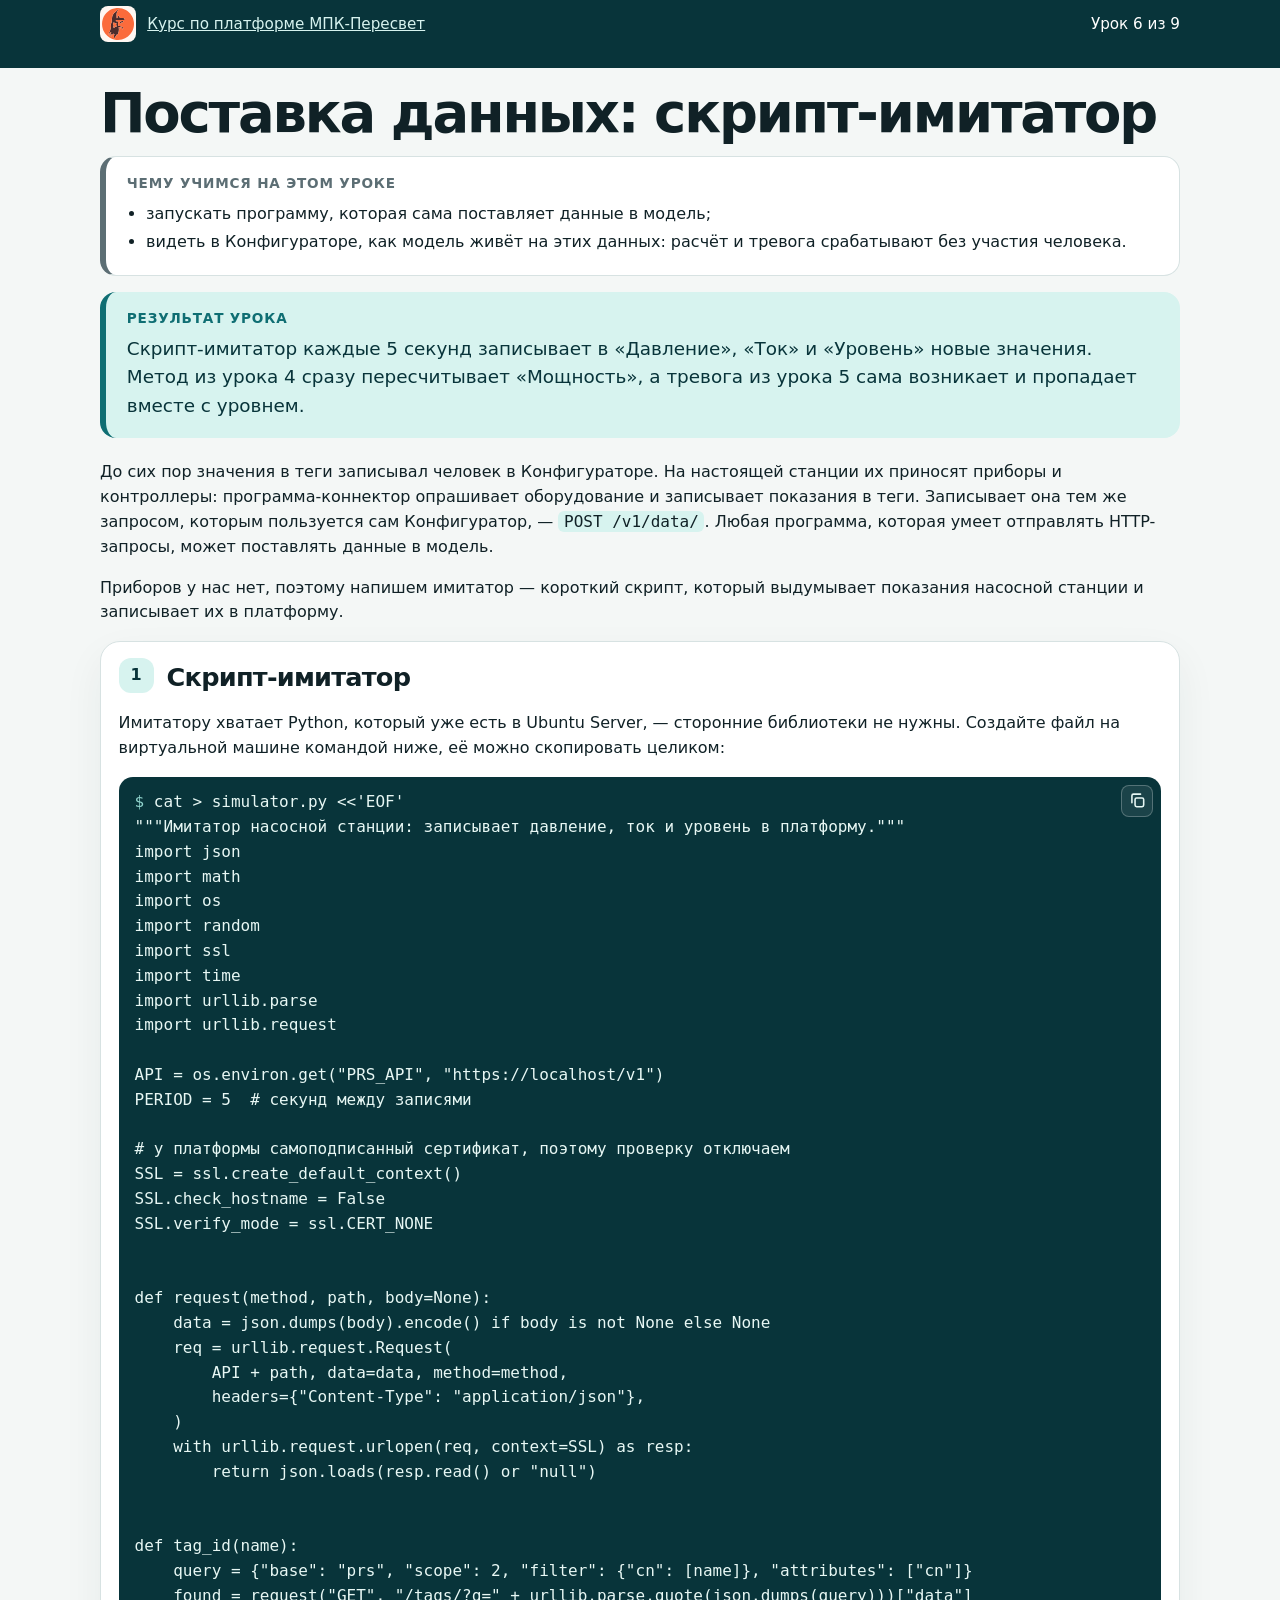
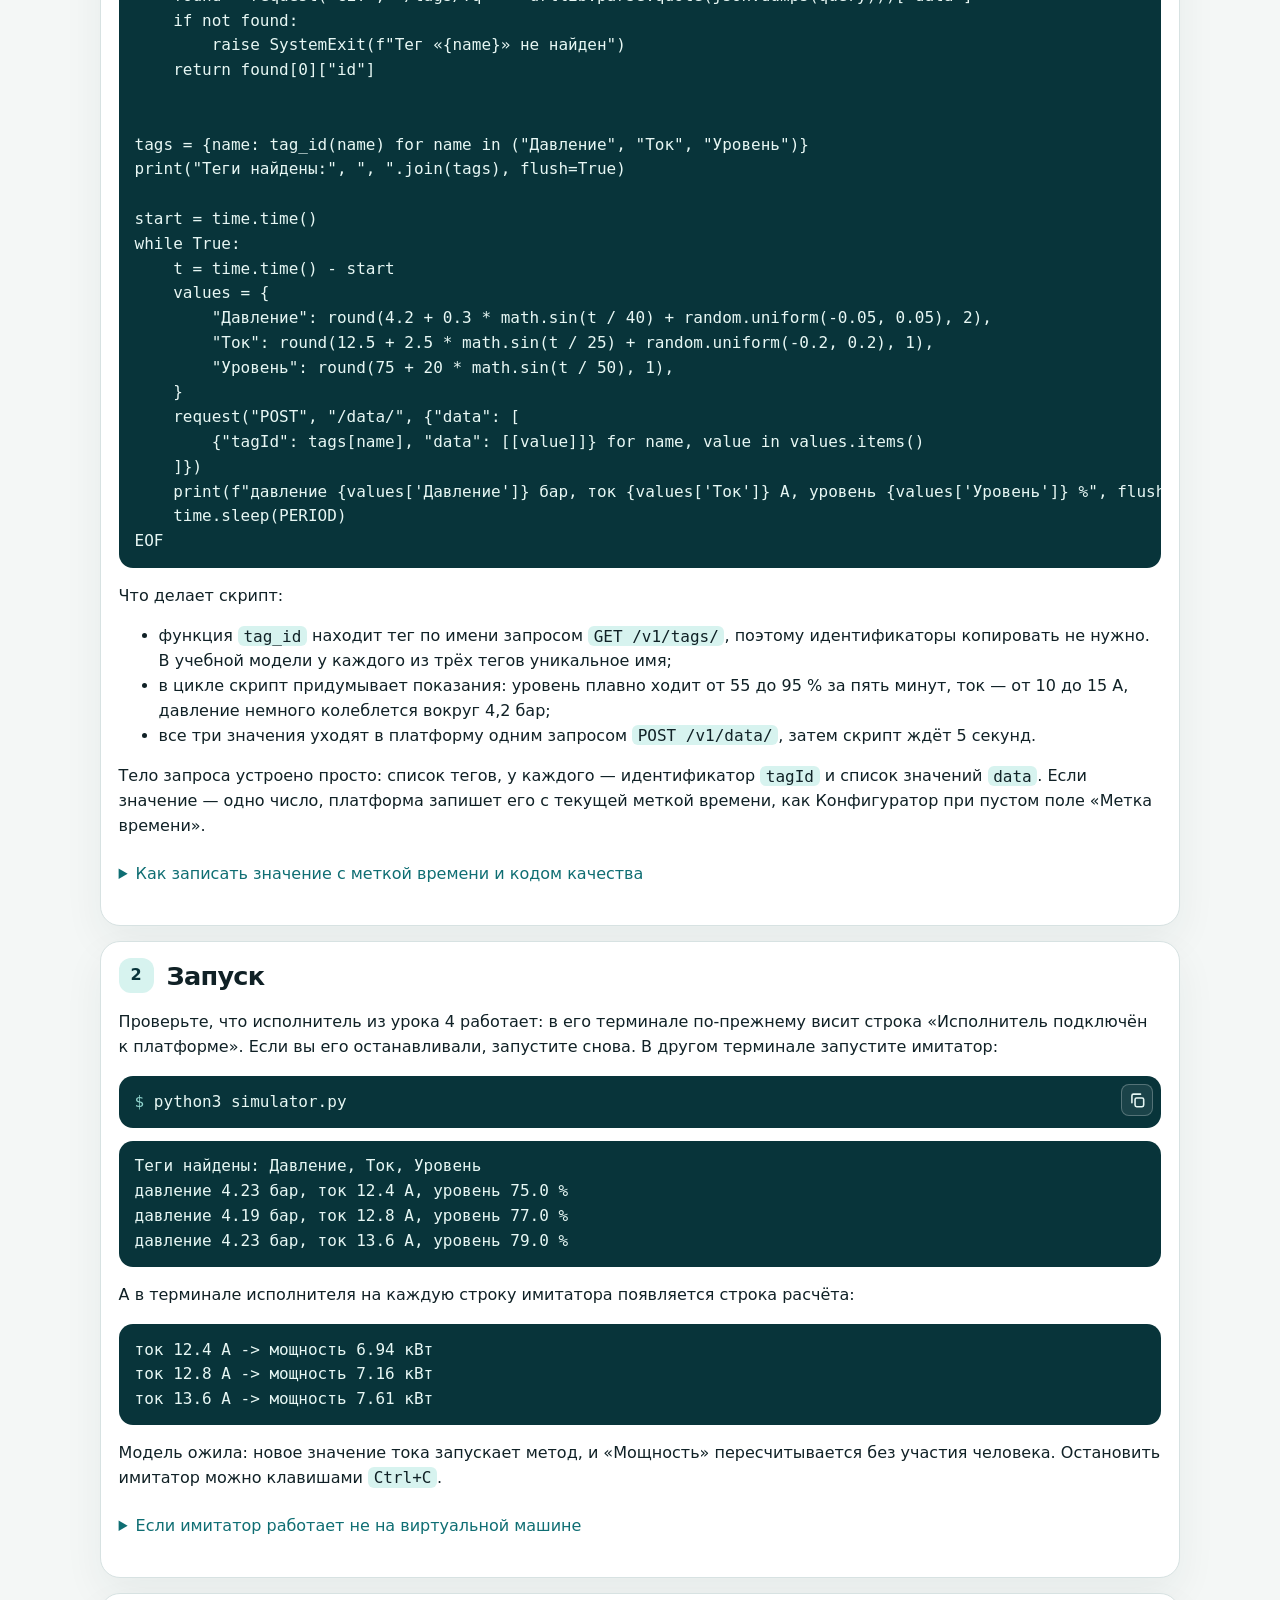
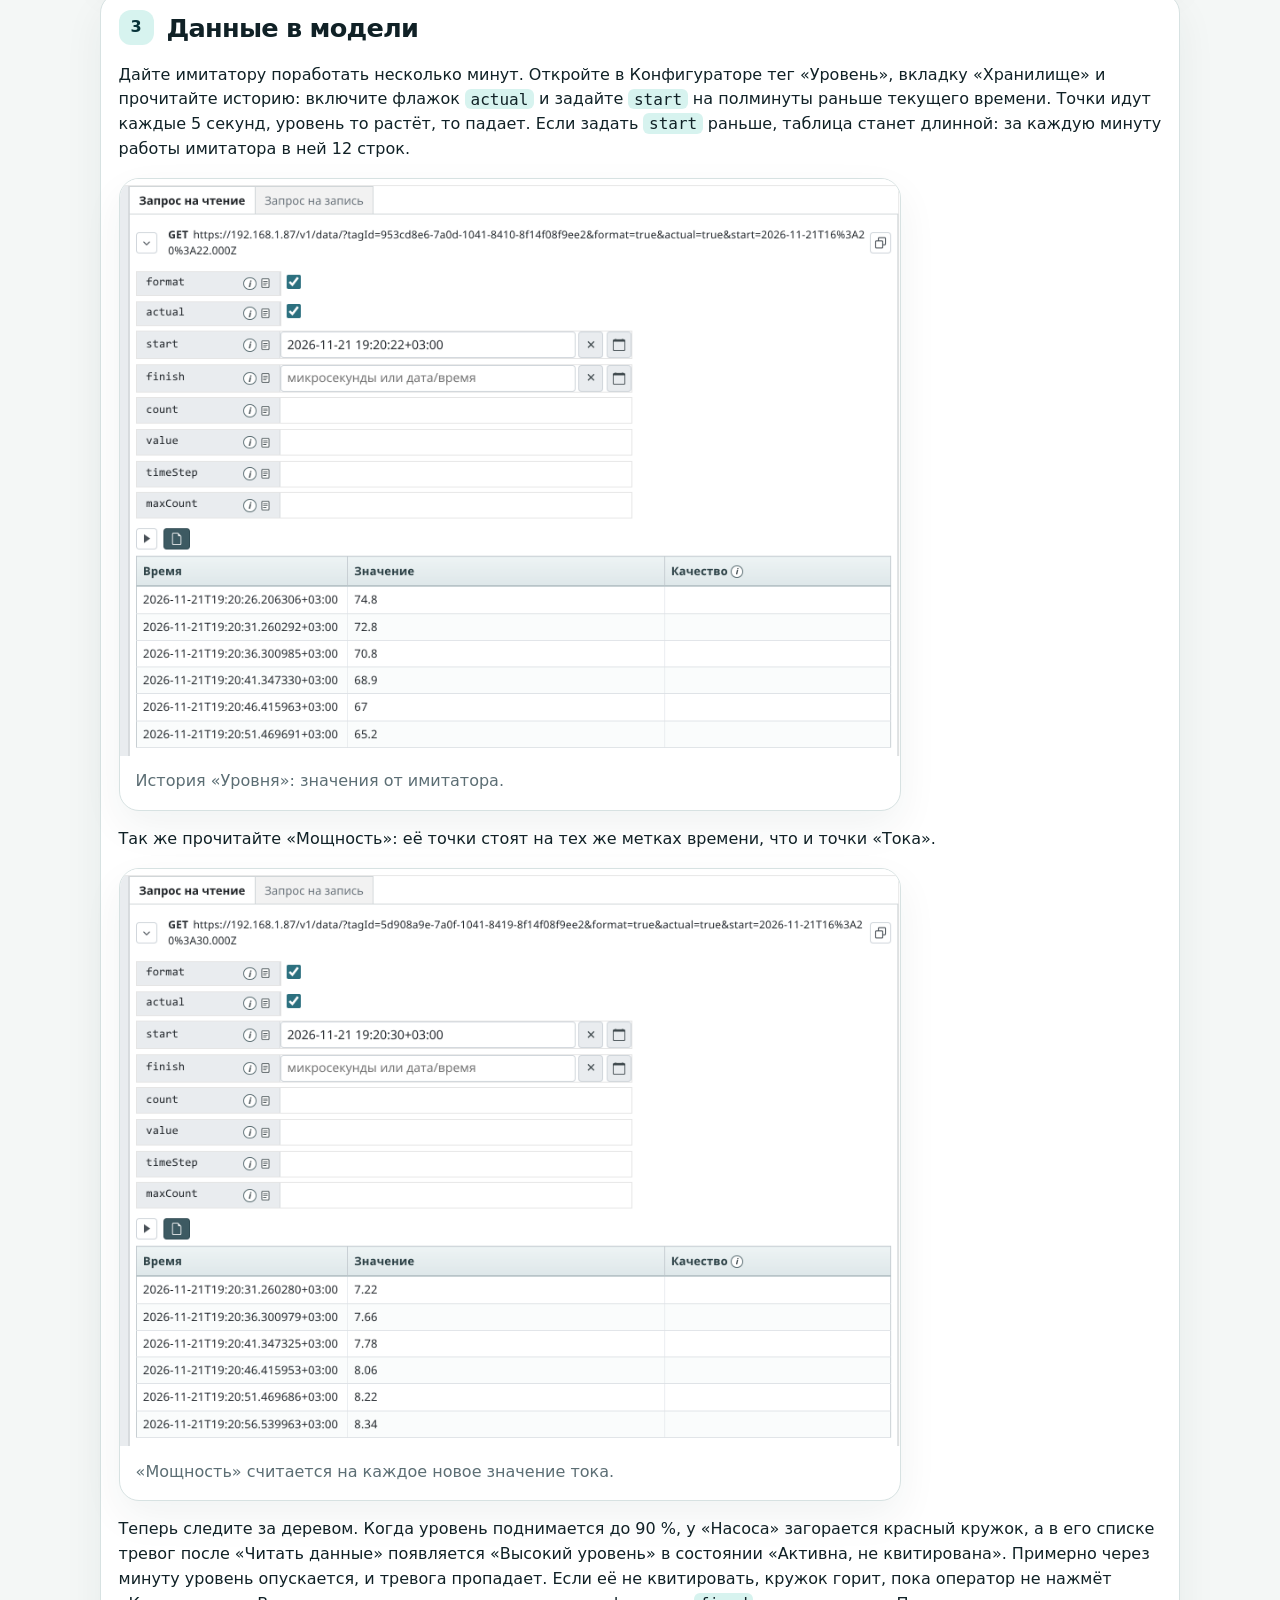
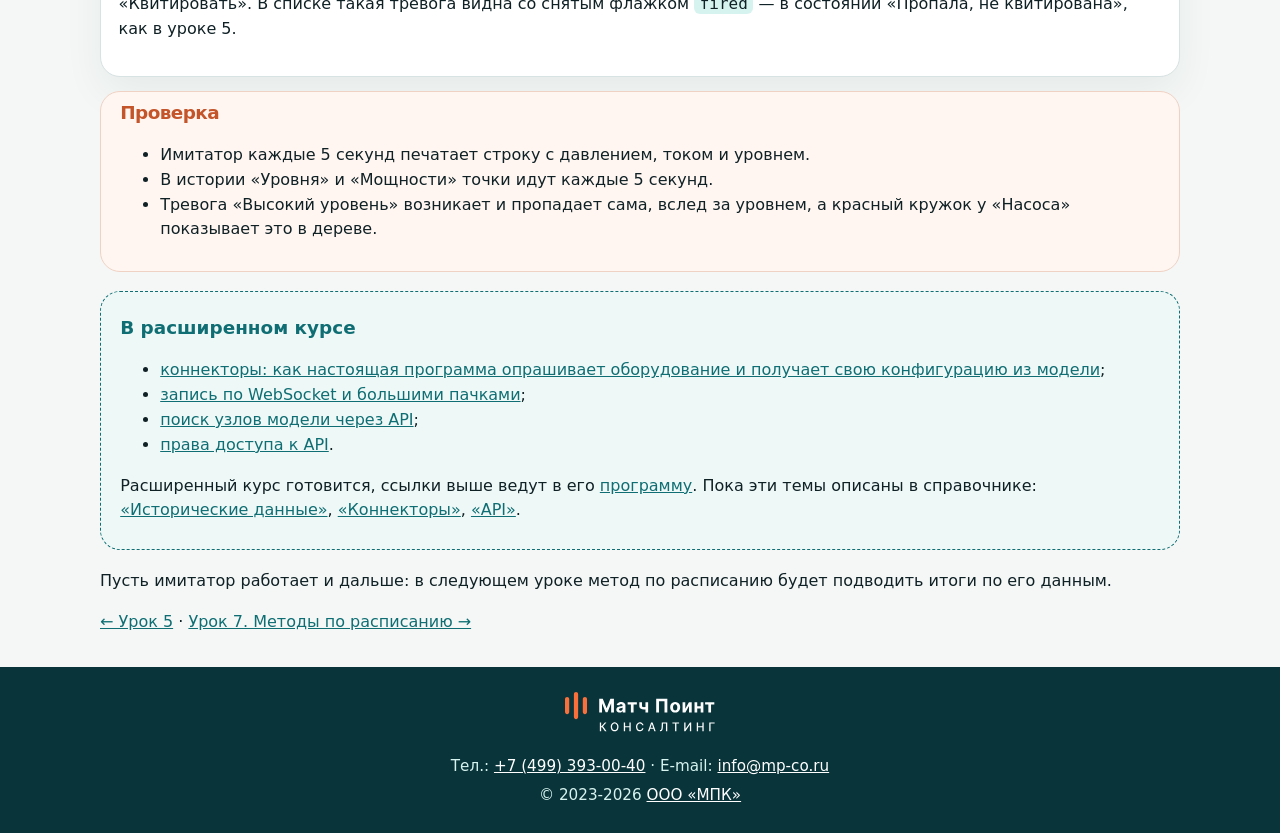
<file: 01.base/lesson-06.html>
<!DOCTYPE html>
<html lang="ru">
<head>
  <meta charset="utf-8">
  <meta name="viewport" content="width=device-width, initial-scale=1">
  <title>Урок 6. Поставка данных: скрипт-имитатор — курс МПК-Пересвет</title>
  <link rel="stylesheet" href="course.css">
</head>
<body>
  <header class="topbar">
    <div class="wrap nav">
      <a href="index.html"><img class="nav-logo" src="pics/logo.svg" alt=""> Курс по платформе МПК-Пересвет</a>
      <span>Урок 6 из 9</span>
    </div>
  </header>
  <main class="wrap lesson">
    <h1>Поставка данных: скрипт-имитатор</h1>
    <div class="goal">
      <div class="k">Чему учимся на этом уроке</div>
      <ul>
        <li>запускать программу, которая сама поставляет данные в модель;</li>
        <li>видеть в Конфигураторе, как модель живёт на этих данных: расчёт и тревога срабатывают без участия человека.</li>
      </ul>
    </div>
    <div class="outcome">
      <div class="k">Результат урока</div>
      <p>Скрипт-имитатор каждые 5 секунд записывает в «Давление», «Ток» и «Уровень» новые значения. Метод из урока 4 сразу пересчитывает «Мощность», а тревога из урока 5 сама возникает и пропадает вместе с уровнем.</p>
    </div>
    <p>До сих пор значения в теги записывал человек в Конфигураторе. На настоящей станции их приносят приборы и контроллеры: программа-коннектор опрашивает оборудование и записывает показания в теги. Записывает она тем же запросом, которым пользуется сам Конфигуратор, — <code>POST /v1/data/</code>. Любая программа, которая умеет отправлять HTTP-запросы, может поставлять данные в модель.</p>
    <p>Приборов у нас нет, поэтому напишем имитатор — короткий скрипт, который выдумывает показания насосной станции и записывает их в платформу.</p>

    <section class="step">
      <span class="num">1</span>
      <h2>Скрипт-имитатор</h2>
      <p>Имитатору хватает Python, который уже есть в Ubuntu Server, — сторонние библиотеки не нужны. Создайте файл на виртуальной машине командой ниже, её можно скопировать целиком:</p>
      <pre class="cmd"><code><span class="line"><span class="prompt">$ </span>cat &gt; simulator.py &lt;&lt;'EOF'</span>
<span class="line">"""Имитатор насосной станции: записывает давление, ток и уровень в платформу."""</span>
<span class="line">import json</span>
<span class="line">import math</span>
<span class="line">import os</span>
<span class="line">import random</span>
<span class="line">import ssl</span>
<span class="line">import time</span>
<span class="line">import urllib.parse</span>
<span class="line">import urllib.request</span>
<span class="line"></span>
<span class="line">API = os.environ.get("PRS_API", "https://localhost/v1")</span>
<span class="line">PERIOD = 5  # секунд между записями</span>
<span class="line"></span>
<span class="line"># у платформы самоподписанный сертификат, поэтому проверку отключаем</span>
<span class="line">SSL = ssl.create_default_context()</span>
<span class="line">SSL.check_hostname = False</span>
<span class="line">SSL.verify_mode = ssl.CERT_NONE</span>
<span class="line"></span>
<span class="line"></span>
<span class="line">def request(method, path, body=None):</span>
<span class="line">    data = json.dumps(body).encode() if body is not None else None</span>
<span class="line">    req = urllib.request.Request(</span>
<span class="line">        API + path, data=data, method=method,</span>
<span class="line">        headers={"Content-Type": "application/json"},</span>
<span class="line">    )</span>
<span class="line">    with urllib.request.urlopen(req, context=SSL) as resp:</span>
<span class="line">        return json.loads(resp.read() or "null")</span>
<span class="line"></span>
<span class="line"></span>
<span class="line">def tag_id(name):</span>
<span class="line">    query = {"base": "prs", "scope": 2, "filter": {"cn": [name]}, "attributes": ["cn"]}</span>
<span class="line">    found = request("GET", "/tags/?q=" + urllib.parse.quote(json.dumps(query)))["data"]</span>
<span class="line">    if not found:</span>
<span class="line">        raise SystemExit(f"Тег «{name}» не найден")</span>
<span class="line">    return found[0]["id"]</span>
<span class="line"></span>
<span class="line"></span>
<span class="line">tags = {name: tag_id(name) for name in ("Давление", "Ток", "Уровень")}</span>
<span class="line">print("Теги найдены:", ", ".join(tags), flush=True)</span>
<span class="line"></span>
<span class="line">start = time.time()</span>
<span class="line">while True:</span>
<span class="line">    t = time.time() - start</span>
<span class="line">    values = {</span>
<span class="line">        "Давление": round(4.2 + 0.3 * math.sin(t / 40) + random.uniform(-0.05, 0.05), 2),</span>
<span class="line">        "Ток": round(12.5 + 2.5 * math.sin(t / 25) + random.uniform(-0.2, 0.2), 1),</span>
<span class="line">        "Уровень": round(75 + 20 * math.sin(t / 50), 1),</span>
<span class="line">    }</span>
<span class="line">    request("POST", "/data/", {"data": [</span>
<span class="line">        {"tagId": tags[name], "data": [[value]]} for name, value in values.items()</span>
<span class="line">    ]})</span>
<span class="line">    print(f"давление {values['Давление']} бар, ток {values['Ток']} А, уровень {values['Уровень']} %", flush=True)</span>
<span class="line">    time.sleep(PERIOD)</span>
<span class="line">EOF</span></code></pre>
      <p>Что делает скрипт:</p>
      <ul>
        <li>функция <code>tag_id</code> находит тег по имени запросом <code>GET /v1/tags/</code>, поэтому идентификаторы копировать не нужно. В учебной модели у каждого из трёх тегов уникальное имя;</li>
        <li>в цикле скрипт придумывает показания: уровень плавно ходит от 55 до 95 % за пять минут, ток — от 10 до 15 А, давление немного колеблется вокруг 4,2 бар;</li>
        <li>все три значения уходят в платформу одним запросом <code>POST /v1/data/</code>, затем скрипт ждёт 5 секунд.</li>
      </ul>
      <p>Тело запроса устроено просто: список тегов, у каждого — идентификатор <code>tagId</code> и список значений <code>data</code>. Если значение — одно число, платформа запишет его с текущей меткой времени, как Конфигуратор при пустом поле «Метка времени».</p>
      <details class="spoiler">
        <summary>Как записать значение с меткой времени и кодом качества</summary>
        <p>Значение можно передать полностью — <code>[метка времени, величина, код качества]</code>, например <code>["2026-11-16T16:00:00+03:00", 4.4, 0]</code>. Метку можно задать и числом микросекунд. Если показание недостоверно, коннектор записывает его с кодом качества, отличным от нуля: так поступит, например, программа, у которой пропала связь с прибором. Коды описаны в справочнике, в разделе <a href="https://mp-co-ru.github.io/peresvet/historical_data.html">«Исторические данные»</a>.</p>
      </details>
    </section>

    <section class="step">
      <span class="num">2</span>
      <h2>Запуск</h2>
      <p>Проверьте, что исполнитель из урока 4 работает: в его терминале по-прежнему висит строка «Исполнитель подключён к платформе». Если вы его останавливали, запустите снова. В другом терминале запустите имитатор:</p>
      <pre class="cmd"><code><span class="line"><span class="prompt">$ </span>python3 simulator.py</span></code></pre>
      <pre><code>Теги найдены: Давление, Ток, Уровень
давление 4.23 бар, ток 12.4 А, уровень 75.0 %
давление 4.19 бар, ток 12.8 А, уровень 77.0 %
давление 4.23 бар, ток 13.6 А, уровень 79.0 %</code></pre>
      <p>А в терминале исполнителя на каждую строку имитатора появляется строка расчёта:</p>
      <pre><code>ток 12.4 А -&gt; мощность 6.94 кВт
ток 12.8 А -&gt; мощность 7.16 кВт
ток 13.6 А -&gt; мощность 7.61 кВт</code></pre>
      <p>Модель ожила: новое значение тока запускает метод, и «Мощность» пересчитывается без участия человека. Остановить имитатор можно клавишами <code>Ctrl+C</code>.</p>
      <details class="spoiler">
        <summary>Если имитатор работает не на виртуальной машине</summary>
        <p>Адрес API скрипт берёт из переменной окружения <code>PRS_API</code>, по умолчанию — <code>https://localhost/v1</code>. Чтобы запустить его на своём компьютере, укажите адрес виртуальной машины: <code>PRS_API=https://192.168.1.87/v1 python3 simulator.py</code>. В Windows переменную задают командой <code>set PRS_API=https://192.168.1.87/v1</code>.</p>
      </details>
    </section>

    <section class="step">
      <span class="num">3</span>
      <h2>Данные в модели</h2>
      <p>Дайте имитатору поработать несколько минут. Откройте в Конфигураторе тег «Уровень», вкладку «Хранилище» и прочитайте историю: включите флажок <code>actual</code> и задайте <code>start</code> на полминуты раньше текущего времени. Точки идут каждые 5 секунд, уровень то растёт, то падает. Если задать <code>start</code> раньше, таблица станет длинной: за каждую минуту работы имитатора в ней 12 строк.</p>
      <figure class="figure figure-shot figure-wide">
        <img src="pics/06-lesson-01.png" style="width:780px" alt="Чтение тега «Уровень» с actual и start: точки каждые 5 секунд">
        <figcaption>История «Уровня»: значения от имитатора.</figcaption>
      </figure>
      <p>Так же прочитайте «Мощность»: её точки стоят на тех же метках времени, что и точки «Тока».</p>
      <figure class="figure figure-shot figure-wide">
        <img src="pics/06-lesson-02.png" style="width:780px" alt="Чтение тега «Мощность» с actual и start: точки каждые 5 секунд, рассчитанные методом">
        <figcaption>«Мощность» считается на каждое новое значение тока.</figcaption>
      </figure>
      <p>Теперь следите за деревом. Когда уровень поднимается до 90 %, у «Насоса» загорается красный кружок, а в его списке тревог после «Читать данные» появляется «Высокий уровень» в состоянии «Активна, не квитирована». Примерно через минуту уровень опускается, и тревога пропадает. Если её не квитировать, кружок горит, пока оператор не нажмёт «Квитировать». В списке такая тревога видна со снятым флажком <code>fired</code> — в состоянии «Пропала, не квитирована», как в уроке 5.</p>
    </section>

    <section class="check">
      <h2>Проверка</h2>
      <ul>
        <li>Имитатор каждые 5 секунд печатает строку с давлением, током и уровнем.</li>
        <li>В истории «Уровня» и «Мощности» точки идут каждые 5 секунд.</li>
        <li>Тревога «Высокий уровень» возникает и пропадает сама, вслед за уровнем, а красный кружок у «Насоса» показывает это в дереве.</li>
      </ul>
    </section>

    <aside class="deeper">
      <h2>В расширенном курсе</h2>
      <ul>
        <li><a href="../02.advanced/index.html#lesson-09">коннекторы: как настоящая программа опрашивает оборудование и получает свою конфигурацию из модели</a>;</li>
        <li><a href="../02.advanced/index.html#lesson-04">запись по WebSocket и большими пачками</a>;</li>
        <li><a href="../02.advanced/index.html#lesson-03">поиск узлов модели через API</a>;</li>
        <li><a href="../02.advanced/index.html#lesson-14">права доступа к API</a>.</li>
      </ul>
      <p>Расширенный курс готовится, ссылки выше ведут в его <a href="../02.advanced/index.html">программу</a>. Пока эти темы описаны в справочнике: <a href="https://mp-co-ru.github.io/peresvet/historical_data.html">«Исторические данные»</a>, <a href="https://mp-co-ru.github.io/peresvet/connectors_guide.html">«Коннекторы»</a>, <a href="https://mp-co-ru.github.io/peresvet/api.html">«API»</a>.</p>
    </aside>

    <p>Пусть имитатор работает и дальше: в следующем уроке метод по расписанию будет подводить итоги по его данным.</p>
    <p><a href="lesson-05.html">← Урок 5</a> · <a href="lesson-07.html">Урок 7. Методы по расписанию →</a></p>
  </main>
  <footer class="footer">
    <div class="wrap footer-inner">
      <a class="footer-logo" href="https://matchpoint-consulting.ru/"><img src="pics/mpc-logo.svg" alt="Логотип ООО Матч Поинт Консалтинг"></a>
      <p class="footer-contacts">Тел.: <a href="tel:+74993930040">+7 (499) 393-00-40</a> · E-mail: <a href="mailto:info@mp-co.ru">info@mp-co.ru</a></p>
      <p>© 2023-2026 <a href="https://matchpoint-consulting.ru/">ООО «МПК»</a></p>
    </div>
  </footer>
  <script src="course.js"></script>
</body>
</html>
</file>
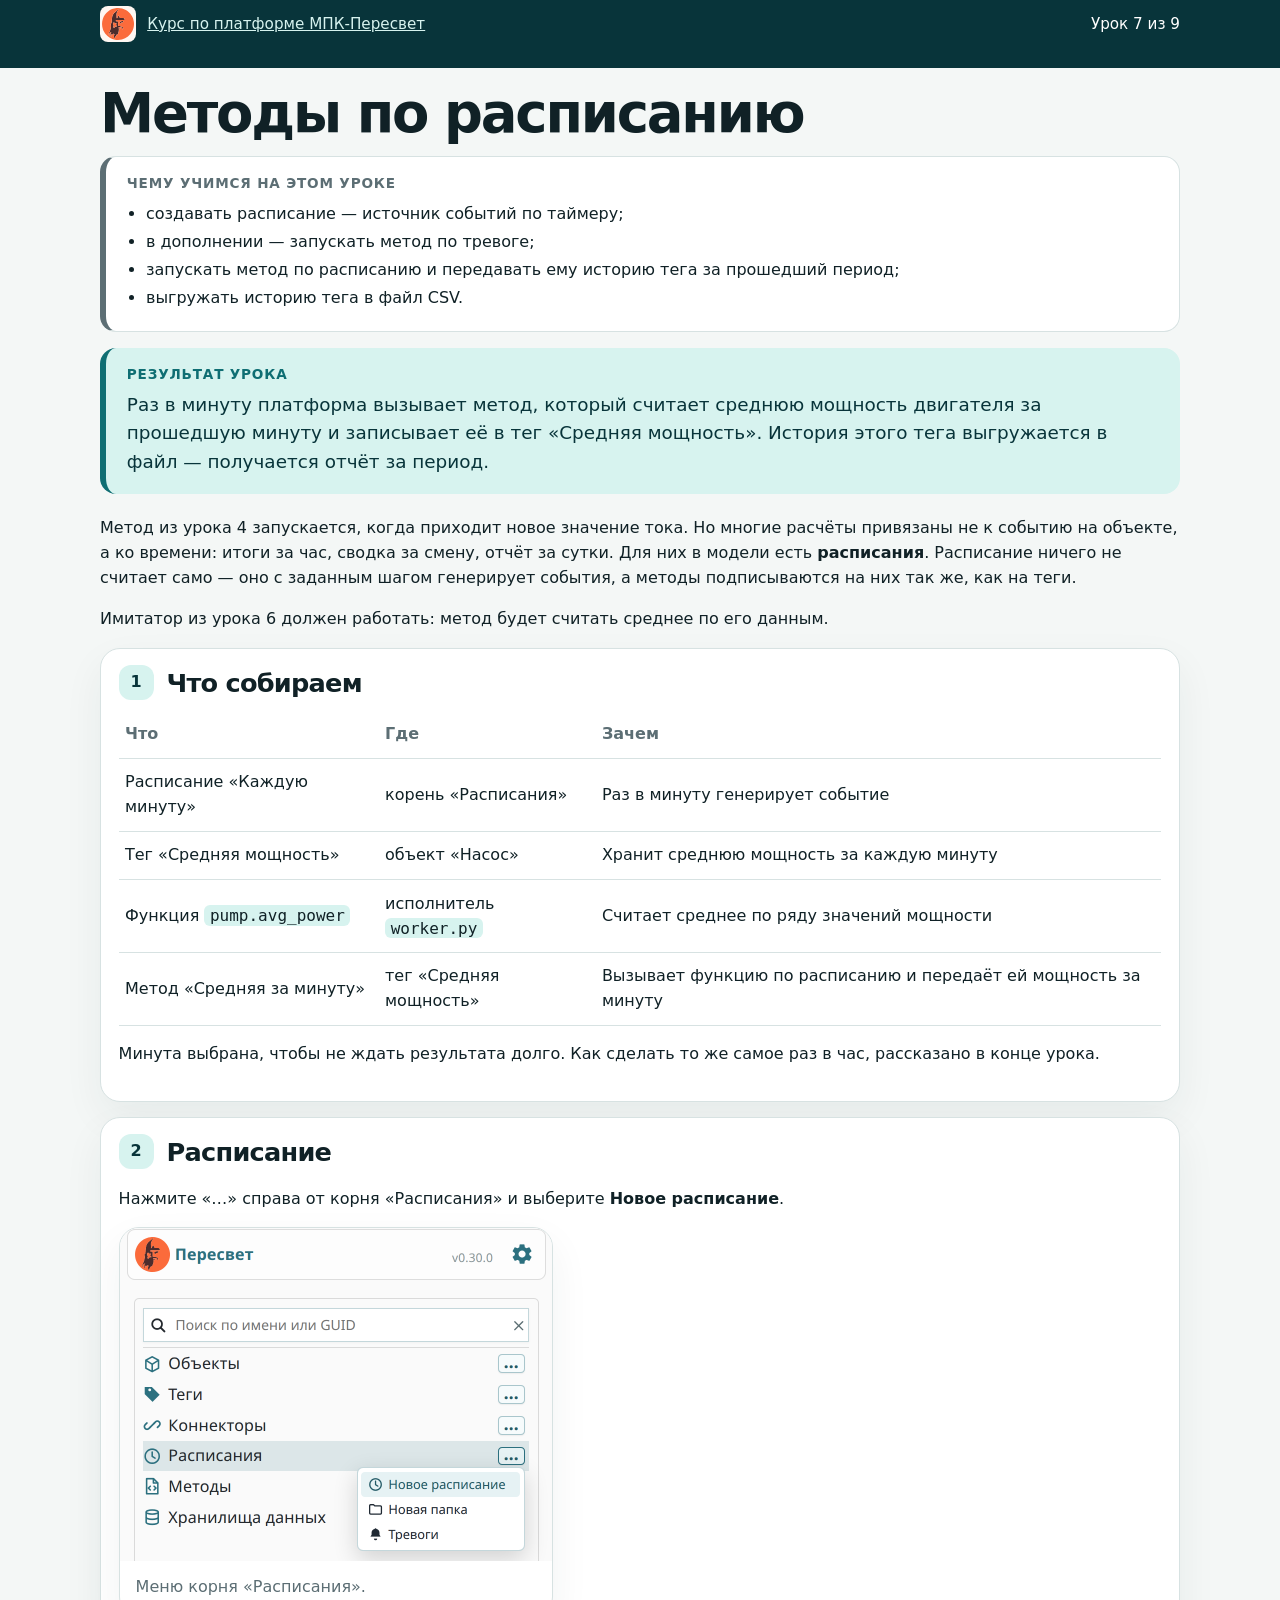
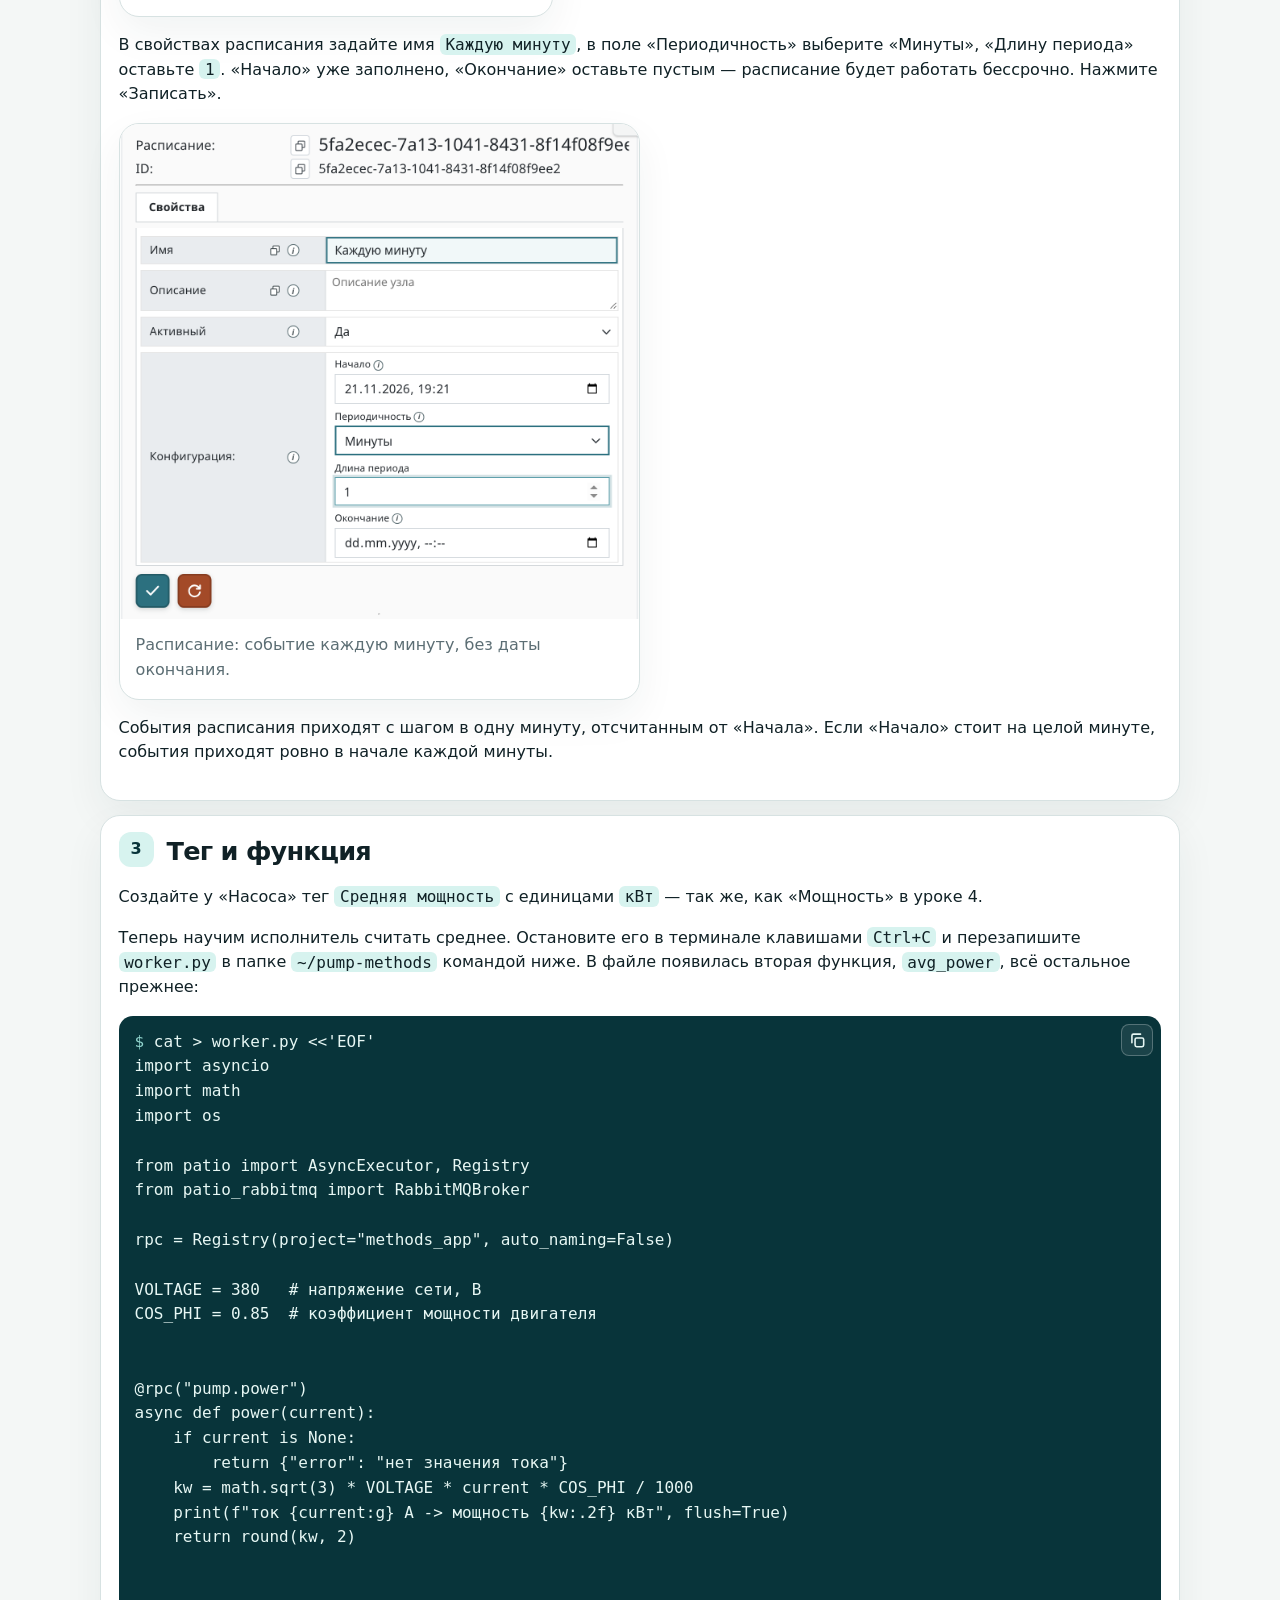
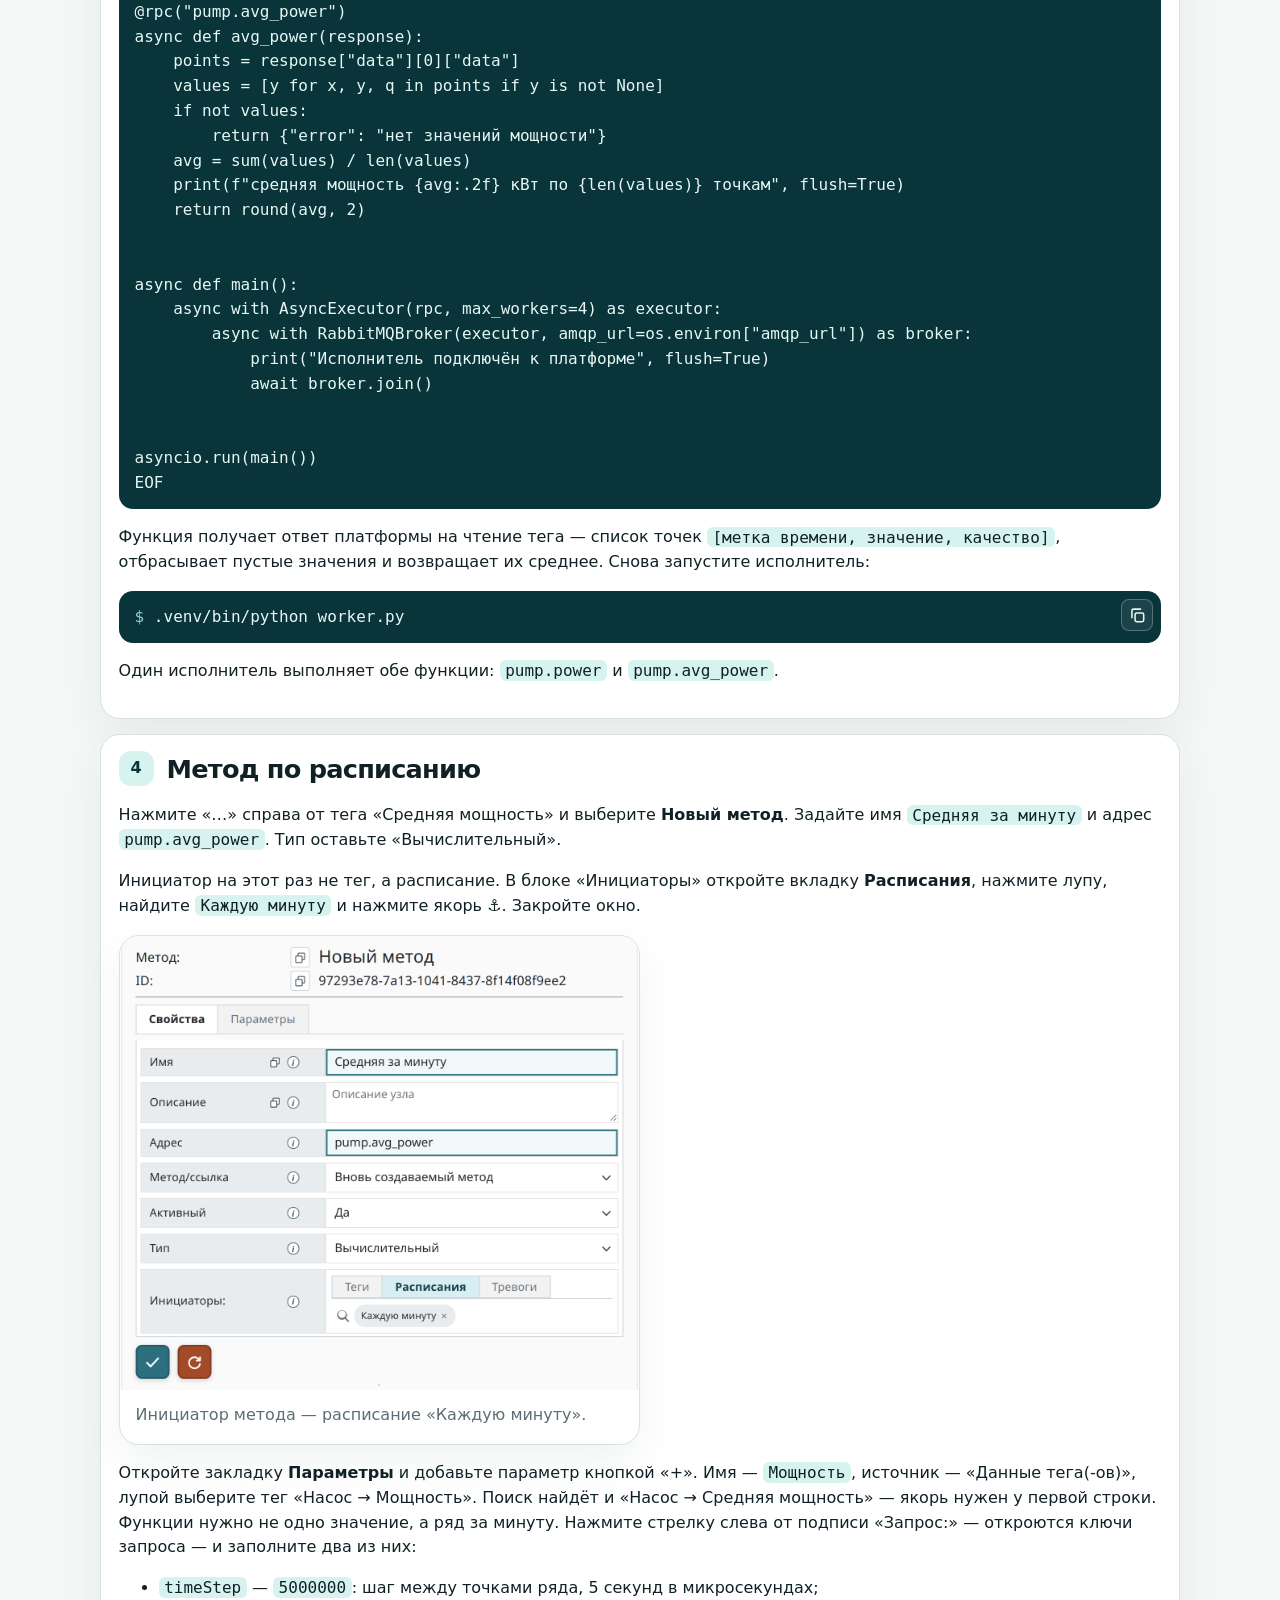
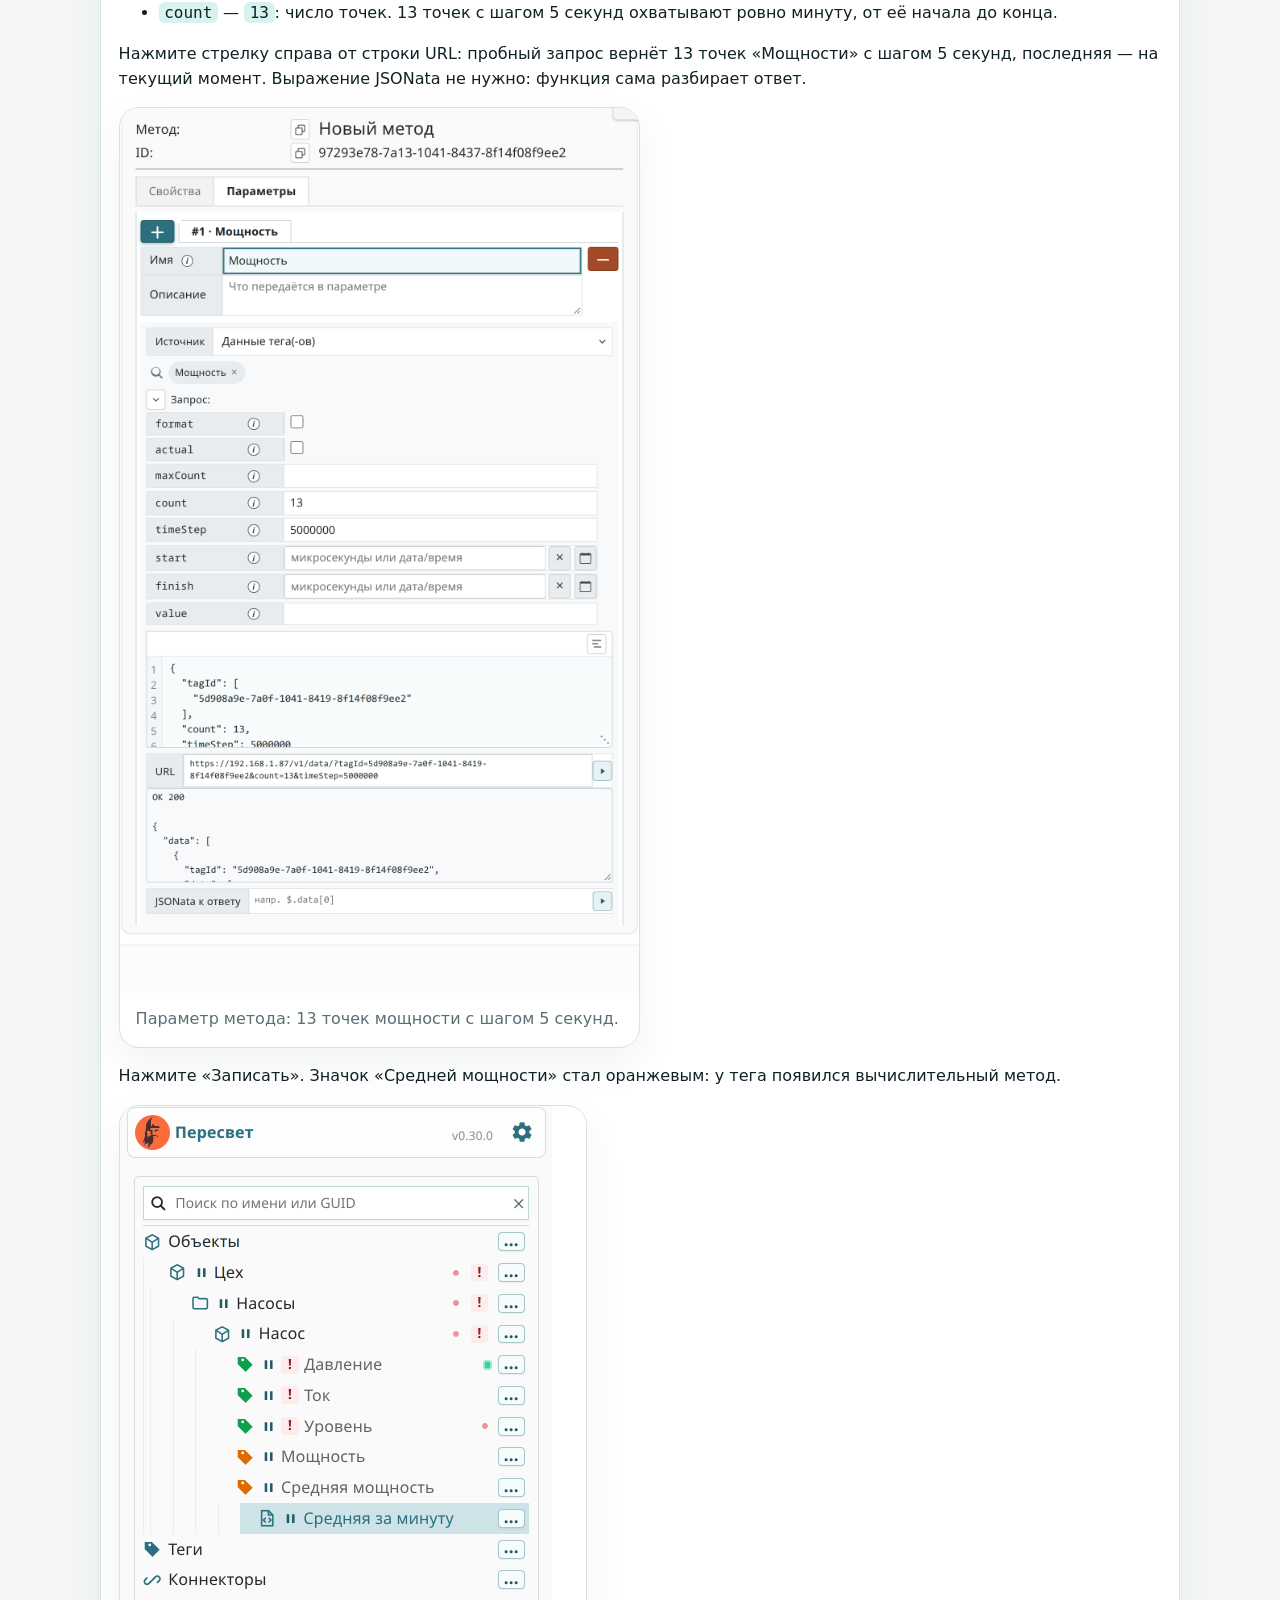
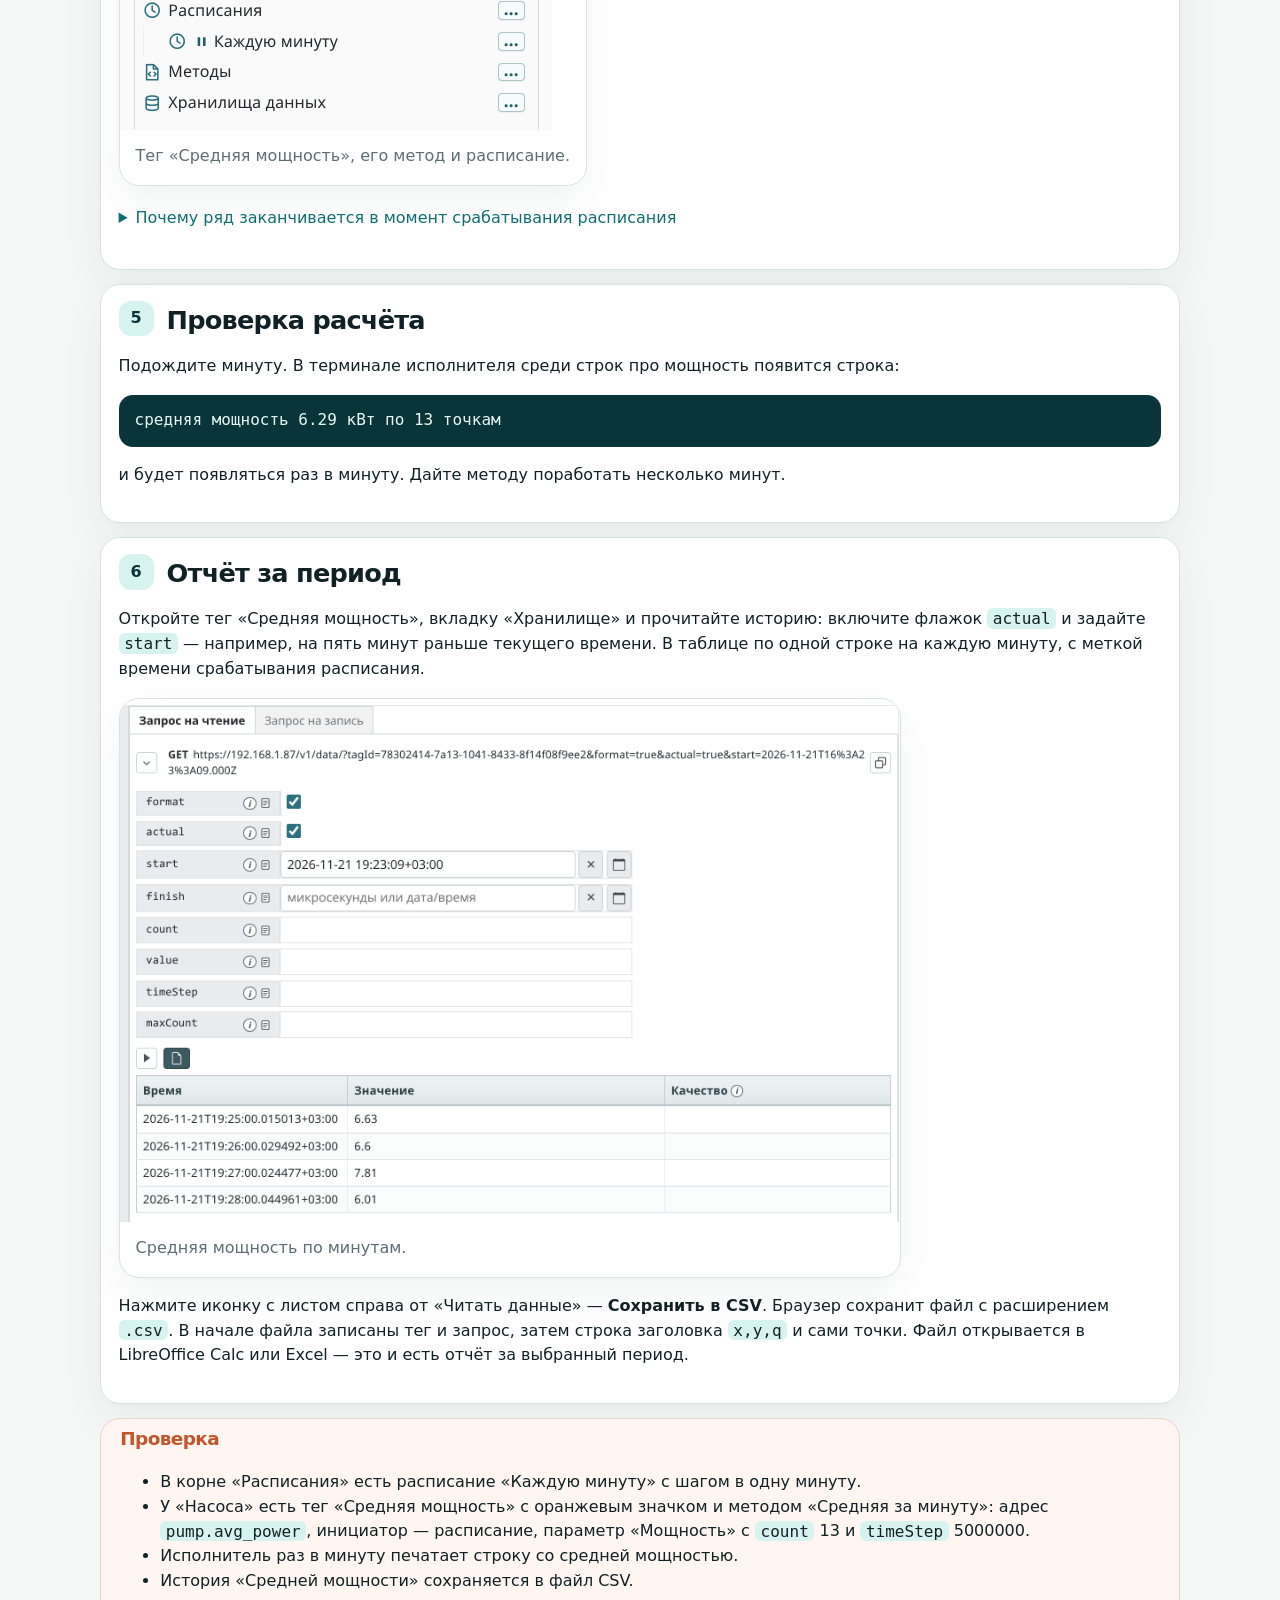
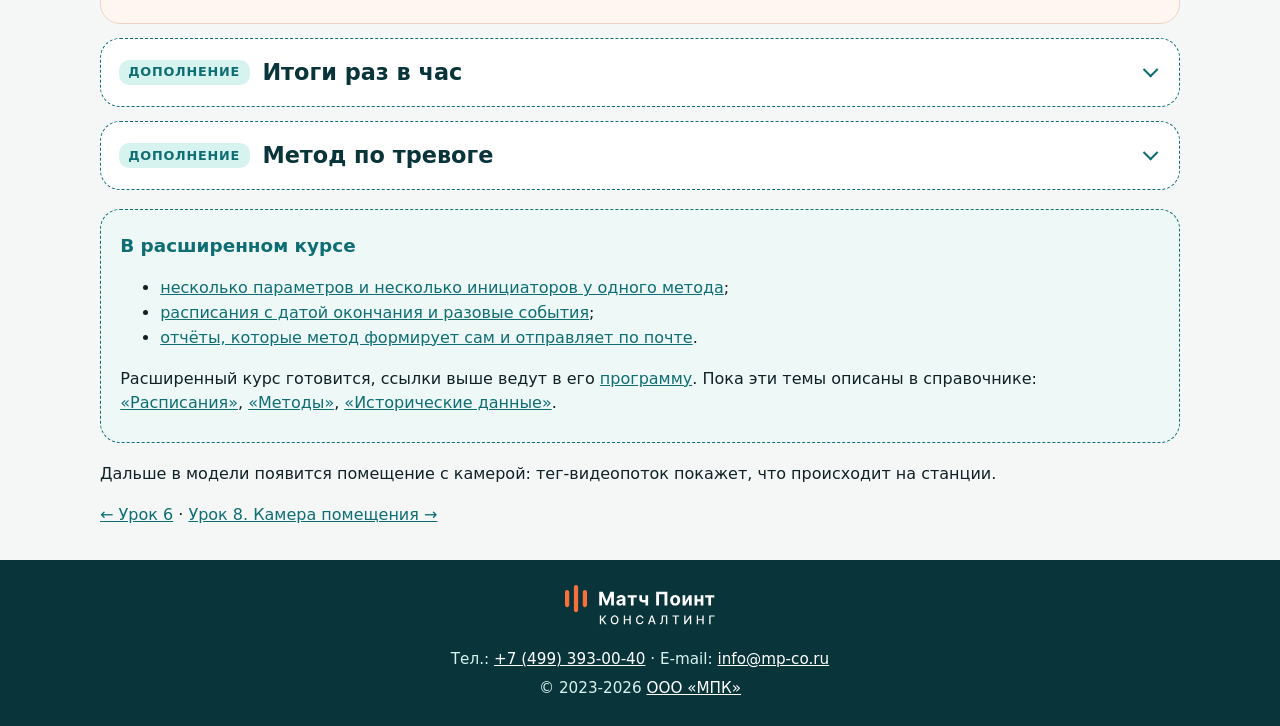
<file: 01.base/lesson-07.html>
<!DOCTYPE html>
<html lang="ru">
<head>
  <meta charset="utf-8">
  <meta name="viewport" content="width=device-width, initial-scale=1">
  <title>Урок 7. Методы по расписанию — курс МПК-Пересвет</title>
  <link rel="stylesheet" href="course.css">
</head>
<body>
  <header class="topbar">
    <div class="wrap nav">
      <a href="index.html"><img class="nav-logo" src="pics/logo.svg" alt=""> Курс по платформе МПК-Пересвет</a>
      <span>Урок 7 из 9</span>
    </div>
  </header>
  <main class="wrap lesson">
    <h1>Методы по расписанию</h1>
    <div class="goal">
      <div class="k">Чему учимся на этом уроке</div>
      <ul>
        <li>создавать расписание — источник событий по таймеру;</li>
        <li>в дополнении — запускать метод по тревоге;</li>
        <li>запускать метод по расписанию и передавать ему историю тега за прошедший период;</li>
        <li>выгружать историю тега в файл CSV.</li>
      </ul>
    </div>
    <div class="outcome">
      <div class="k">Результат урока</div>
      <p>Раз в минуту платформа вызывает метод, который считает среднюю мощность двигателя за прошедшую минуту и записывает её в тег «Средняя мощность». История этого тега выгружается в файл — получается отчёт за период.</p>
    </div>
    <p>Метод из урока 4 запускается, когда приходит новое значение тока. Но многие расчёты привязаны не к событию на объекте, а ко времени: итоги за час, сводка за смену, отчёт за сутки. Для них в модели есть <strong>расписания</strong>. Расписание ничего не считает само — оно с заданным шагом генерирует события, а методы подписываются на них так же, как на теги.</p>
    <p>Имитатор из урока 6 должен работать: метод будет считать среднее по его данным.</p>

    <section class="step">
      <span class="num">1</span>
      <h2>Что собираем</h2>
      <table>
        <thead>
          <tr><th>Что</th><th>Где</th><th>Зачем</th></tr>
        </thead>
        <tbody>
          <tr><td>Расписание «Каждую минуту»</td><td>корень «Расписания»</td><td>Раз в минуту генерирует событие</td></tr>
          <tr><td>Тег «Средняя мощность»</td><td>объект «Насос»</td><td>Хранит среднюю мощность за каждую минуту</td></tr>
          <tr><td>Функция <code>pump.avg_power</code></td><td>исполнитель <code>worker.py</code></td><td>Считает среднее по ряду значений мощности</td></tr>
          <tr><td>Метод «Средняя за минуту»</td><td>тег «Средняя мощность»</td><td>Вызывает функцию по расписанию и передаёт ей мощность за минуту</td></tr>
        </tbody>
      </table>
      <p>Минута выбрана, чтобы не ждать результата долго. Как сделать то же самое раз в час, рассказано в конце урока.</p>
    </section>

    <section class="step">
      <span class="num">2</span>
      <h2>Расписание</h2>
      <p>Нажмите «…» справа от корня «Расписания» и выберите <strong>Новое расписание</strong>.</p>
      <figure class="figure figure-shot">
        <img src="pics/07-lesson-01.png" style="width:432px" alt="Меню корня «Расписания»: новое расписание, новая папка, тревоги">
        <figcaption>Меню корня «Расписания».</figcaption>
      </figure>
      <p>В свойствах расписания задайте имя <code>Каждую минуту</code>, в поле «Периодичность» выберите «Минуты», «Длину периода» оставьте <code>1</code>. «Начало» уже заполнено, «Окончание» оставьте пустым — расписание будет работать бессрочно. Нажмите «Записать».</p>
      <figure class="figure figure-shot">
        <img src="pics/07-lesson-02.png" style="width:644px" alt="Свойства расписания: имя «Каждую минуту», начало, периодичность «Минуты», длина периода 1, окончание не задано">
        <figcaption>Расписание: событие каждую минуту, без даты окончания.</figcaption>
      </figure>
      <p>События расписания приходят с шагом в одну минуту, отсчитанным от «Начала». Если «Начало» стоит на целой минуте, события приходят ровно в начале каждой минуты.</p>
    </section>

    <section class="step">
      <span class="num">3</span>
      <h2>Тег и функция</h2>
      <p>Создайте у «Насоса» тег <code>Средняя мощность</code> с единицами <code>кВт</code> — так же, как «Мощность» в уроке 4.</p>
      <p>Теперь научим исполнитель считать среднее. Остановите его в терминале клавишами <code>Ctrl+C</code> и перезапишите <code>worker.py</code> в папке <code>~/pump-methods</code> командой ниже. В файле появилась вторая функция, <code>avg_power</code>, всё остальное прежнее:</p>
      <pre class="cmd"><code><span class="line"><span class="prompt">$ </span>cat &gt; worker.py &lt;&lt;'EOF'</span>
<span class="line">import asyncio</span>
<span class="line">import math</span>
<span class="line">import os</span>
<span class="line"></span>
<span class="line">from patio import AsyncExecutor, Registry</span>
<span class="line">from patio_rabbitmq import RabbitMQBroker</span>
<span class="line"></span>
<span class="line">rpc = Registry(project="methods_app", auto_naming=False)</span>
<span class="line"></span>
<span class="line">VOLTAGE = 380   # напряжение сети, В</span>
<span class="line">COS_PHI = 0.85  # коэффициент мощности двигателя</span>
<span class="line"></span>
<span class="line"></span>
<span class="line">@rpc("pump.power")</span>
<span class="line">async def power(current):</span>
<span class="line">    if current is None:</span>
<span class="line">        return {"error": "нет значения тока"}</span>
<span class="line">    kw = math.sqrt(3) * VOLTAGE * current * COS_PHI / 1000</span>
<span class="line">    print(f"ток {current:g} А -&gt; мощность {kw:.2f} кВт", flush=True)</span>
<span class="line">    return round(kw, 2)</span>
<span class="line"></span>
<span class="line"></span>
<span class="line">@rpc("pump.avg_power")</span>
<span class="line">async def avg_power(response):</span>
<span class="line">    points = response["data"][0]["data"]</span>
<span class="line">    values = [y for x, y, q in points if y is not None]</span>
<span class="line">    if not values:</span>
<span class="line">        return {"error": "нет значений мощности"}</span>
<span class="line">    avg = sum(values) / len(values)</span>
<span class="line">    print(f"средняя мощность {avg:.2f} кВт по {len(values)} точкам", flush=True)</span>
<span class="line">    return round(avg, 2)</span>
<span class="line"></span>
<span class="line"></span>
<span class="line">async def main():</span>
<span class="line">    async with AsyncExecutor(rpc, max_workers=4) as executor:</span>
<span class="line">        async with RabbitMQBroker(executor, amqp_url=os.environ["amqp_url"]) as broker:</span>
<span class="line">            print("Исполнитель подключён к платформе", flush=True)</span>
<span class="line">            await broker.join()</span>
<span class="line"></span>
<span class="line"></span>
<span class="line">asyncio.run(main())</span>
<span class="line">EOF</span></code></pre>
      <p>Функция получает ответ платформы на чтение тега — список точек <code>[метка времени, значение, качество]</code>, отбрасывает пустые значения и возвращает их среднее. Снова запустите исполнитель:</p>
      <pre class="cmd"><code><span class="line"><span class="prompt">$ </span>.venv/bin/python worker.py</span></code></pre>
      <p>Один исполнитель выполняет обе функции: <code>pump.power</code> и <code>pump.avg_power</code>.</p>
    </section>

    <section class="step">
      <span class="num">4</span>
      <h2>Метод по расписанию</h2>
      <p>Нажмите «…» справа от тега «Средняя мощность» и выберите <strong>Новый метод</strong>. Задайте имя <code>Средняя за минуту</code> и адрес <code>pump.avg_power</code>. Тип оставьте «Вычислительный».</p>
      <p>Инициатор на этот раз не тег, а расписание. В блоке «Инициаторы» откройте вкладку <strong>Расписания</strong>, нажмите лупу, найдите <code>Каждую минуту</code> и нажмите якорь ⚓. Закройте окно.</p>
      <figure class="figure figure-shot">
        <img src="pics/07-lesson-03.png" style="width:644px" alt="Свойства метода: имя «Средняя за минуту», адрес pump.avg_power, в инициаторах на вкладке «Расписания» — «Каждую минуту»">
        <figcaption>Инициатор метода — расписание «Каждую минуту».</figcaption>
      </figure>
      <p>Откройте закладку <strong>Параметры</strong> и добавьте параметр кнопкой «+». Имя — <code>Мощность</code>, источник — «Данные тега(-ов)», лупой выберите тег «Насос → Мощность». Поиск найдёт и «Насос → Средняя мощность» — якорь нужен у первой строки. Функции нужно не одно значение, а ряд за минуту. Нажмите стрелку слева от подписи «Запрос:» — откроются ключи запроса — и заполните два из них:</p>
      <ul>
        <li><code>timeStep</code> — <code>5000000</code>: шаг между точками ряда, 5 секунд в микросекундах;</li>
        <li><code>count</code> — <code>13</code>: число точек. 13 точек с шагом 5 секунд охватывают ровно минуту, от её начала до конца.</li>
      </ul>
      <p>Нажмите стрелку справа от строки URL: пробный запрос вернёт 13 точек «Мощности» с шагом 5 секунд, последняя — на текущий момент. Выражение JSONata не нужно: функция сама разбирает ответ.</p>
      <figure class="figure figure-shot">
        <img src="pics/07-lesson-04.png" style="width:644px" alt="Параметр «Мощность»: тег «Мощность», в запросе count 13 и timeStep 5000000, ответ пробного запроса">
        <figcaption>Параметр метода: 13 точек мощности с шагом 5 секунд.</figcaption>
      </figure>
      <p>Нажмите «Записать». Значок «Средней мощности» стал оранжевым: у тега появился вычислительный метод.</p>
      <figure class="figure figure-shot">
        <img src="pics/07-lesson-05.png" style="width:432px" alt="Дерево: у «Насоса» тег «Средняя мощность» с методом «Средняя за минуту», в корне «Расписания» — расписание «Каждую минуту»">
        <figcaption>Тег «Средняя мощность», его метод и расписание.</figcaption>
      </figure>
      <details class="spoiler">
        <summary>Почему ряд заканчивается в момент срабатывания расписания</summary>
        <p>Как и в уроке 4, при вызове метода платформа подставляет в запрос параметра ключ <code>finish</code> — момент события. Для расписания это момент срабатывания. Запрос с <code>count</code> и <code>timeStep</code> возвращает <code>count</code> значений с шагом <code>timeStep</code>, последнее — на <code>finish</code>. Значения между записанными точками платформа вычисляет сама, поэтому шаг ряда не зависит от того, как часто писал имитатор, а простое среднее по ряду — это среднее по времени.</p>
      </details>
    </section>

    <section class="step">
      <span class="num">5</span>
      <h2>Проверка расчёта</h2>
      <p>Подождите минуту. В терминале исполнителя среди строк про мощность появится строка:</p>
      <pre><code>средняя мощность 6.29 кВт по 13 точкам</code></pre>
      <p>и будет появляться раз в минуту. Дайте методу поработать несколько минут.</p>
    </section>

    <section class="step">
      <span class="num">6</span>
      <h2>Отчёт за период</h2>
      <p>Откройте тег «Средняя мощность», вкладку «Хранилище» и прочитайте историю: включите флажок <code>actual</code> и задайте <code>start</code> — например, на пять минут раньше текущего времени. В таблице по одной строке на каждую минуту, с меткой времени срабатывания расписания.</p>
      <figure class="figure figure-shot figure-wide">
        <img src="pics/07-lesson-06.png" style="width:780px" alt="Чтение тега «Средняя мощность»: по строке на каждую минуту, рядом с иконкой «Читать данные» — иконка «Сохранить в CSV»">
        <figcaption>Средняя мощность по минутам.</figcaption>
      </figure>
      <p>Нажмите иконку с листом справа от «Читать данные» — <strong>Сохранить в CSV</strong>. Браузер сохранит файл с расширением <code>.csv</code>. В начале файла записаны тег и запрос, затем строка заголовка <code>x,y,q</code> и сами точки. Файл открывается в LibreOffice Calc или Excel — это и есть отчёт за выбранный период.</p>
    </section>

    <section class="check">
      <h2>Проверка</h2>
      <ul>
        <li>В корне «Расписания» есть расписание «Каждую минуту» с шагом в одну минуту.</li>
        <li>У «Насоса» есть тег «Средняя мощность» с оранжевым значком и методом «Средняя за минуту»: адрес <code>pump.avg_power</code>, инициатор — расписание, параметр «Мощность» с <code>count</code> 13 и <code>timeStep</code> 5000000.</li>
        <li>Исполнитель раз в минуту печатает строку со средней мощностью.</li>
        <li>История «Средней мощности» сохраняется в файл CSV.</li>
      </ul>
    </section>

    <details class="addon">
      <summary><span class="tag">Дополнение</span><span class="t">Итоги раз в час</span><span class="chev" aria-hidden="true"></span></summary>
      <p>В настоящей системе среднюю мощность считают реже — например, раз в час. Для этого достаточно поменять три числа:</p>
      <table>
        <thead>
          <tr><th>Где</th><th>Поле</th><th>Каждую минуту</th><th>Каждый час</th></tr>
        </thead>
        <tbody>
          <tr><td>Расписание</td><td>Периодичность и длина периода</td><td>Минуты, 1</td><td>Часы, 1</td></tr>
          <tr><td>Параметр метода</td><td><code>timeStep</code></td><td><code>5000000</code> (5 секунд)</td><td><code>300000000</code> (5 минут)</td></tr>
          <tr><td>Параметр метода</td><td><code>count</code></td><td><code>13</code></td><td><code>13</code></td></tr>
        </tbody>
      </table>
      <p>Код функции менять не нужно: она усредняет любой ряд. Чтобы события приходили ровно в начале часа, задайте «Начало» расписания на целый час, например <code>00:00</code>.</p>
      <p>Так же устроены итоги за смену и за сутки. А чтобы получить энергию в кВт·ч, умножьте среднюю мощность в кВт на длительность периода в часах: для часового расписания эти числа совпадают.</p>
    </details>

    <details class="addon">
      <summary><span class="tag">Дополнение</span><span class="t">Метод по тревоге</span><span class="chev" aria-hidden="true"></span></summary>
      <p>Инициатором метода может быть и тревога. Посчитаем, сколько раз переполнялся бак: при каждом срабатывании тревоги «Высокий уровень» из урока 5 метод прибавит единицу к тегу «Переполнения».</p>
      <h3>Тег и функция</h3>
      <p>Создайте у «Насоса» тег <code>Переполнения</code> и выберите тип значений «Целый».</p>
      <p>Остановите исполнитель (<code>Ctrl+C</code>) и откройте файл в редакторе: <code>nano worker.py</code>. Перед строкой <code>async def main():</code> вставьте функцию:</p>
      <pre class="cmd" data-copy-title="Копировать код"><code><span class="line">@rpc("pump.count")</span>
<span class="line">async def count(previous):</span>
<span class="line">    total = (previous or 0) + 1</span>
<span class="line">    print(f"уровень выше 90 %, переполнений: {total}", flush=True)</span>
<span class="line">    return total</span></code></pre>
      <p>Между функциями оставьте по две пустые строки, как в остальном файле. Сохраните файл (<code>Ctrl+O</code>, <code>Enter</code>), выйдите из редактора (<code>Ctrl+X</code>) и снова запустите исполнитель. Функция получает прежнее значение счётчика и возвращает его на единицу больше. В первый раз счётчик ещё пуст, и <code>previous</code> равен <code>None</code> — тогда отсчёт начинается с нуля.</p>
      <h3>Метод</h3>
      <p>Нажмите «…» справа от тега «Переполнения» и выберите <strong>Новый метод</strong>. Имя — <code>Счётчик переполнений</code>, адрес — <code>pump.count</code>. В блоке «Инициаторы» откройте вкладку <strong>Тревоги</strong>, нажмите лупу, найдите <code>Высокий</code> и нажмите якорь у строки «Насос → Уровень → Высокий уровень».</p>
      <figure class="figure figure-shot">
        <img src="pics/07-lesson-07.png" style="width:644px" alt="Свойства метода «Счётчик переполнений»: адрес pump.count, в инициаторах на вкладке «Тревоги» — тревога «Высокий уровень» с флажками «Срабатывание» (включён), «Пропадание» и «Квитирование»">
        <figcaption>Инициатор метода — тревога «Высокий уровень», событие «Срабатывание».</figcaption>
      </figure>
      <p>У тревоги в инициаторах три флажка — события, по которым вызывается метод: <strong>Срабатывание</strong>, <strong>Пропадание</strong> и <strong>Квитирование</strong>. По умолчанию включено только срабатывание — то, что нужно счётчику.</p>
      <p>На закладке «Параметры» добавьте параметр <code>Счётчик</code>: источник «Данные тега(-ов)», лупой выберите тег «Насос → Переполнения», в поле «JSONata к ответу» впишите <code>$.data[0].data[0][1]</code>, как в уроке 4. Метод читает собственный тег: на момент срабатывания тревоги в нём лежит прежнее значение счётчика. Нажмите «Записать».</p>
      <h3>Проверка</h3>
      <p>Уровень от имитатора поднимается выше 90 % примерно раз в пять минут. Каждый раз исполнитель печатает строку:</p>
      <pre><code>уровень выше 90 %, переполнений: 1</code></pre>
      <p>Прочитайте историю «Переполнений» с флажком <code>actual</code>: в ней по точке на каждое срабатывание тревоги.</p>
      <figure class="figure figure-shot figure-wide">
        <img src="pics/07-lesson-08.png" style="width:780px" alt="Чтение тега «Переполнения» с actual и start: значения 1 и 2">
        <figcaption>Счётчик переполнений: точка на каждое срабатывание тревоги.</figcaption>
      </figure>
      <p>Метки времени точек совпадают со «Стартом» срабатываний в истории тревоги (урок 5, шаг 6): при вызове метода платформа подставляет в запрос параметра момент события тревоги, и результат записывается с той же меткой.</p>
    </details>

    <aside class="deeper">
      <h2>В расширенном курсе</h2>
      <ul>
        <li><a href="../02.advanced/index.html#lesson-06">несколько параметров и несколько инициаторов у одного метода</a>;</li>
        <li><a href="../02.advanced/index.html#lesson-11">расписания с датой окончания и разовые события</a>;</li>
        <li><a href="../02.advanced/index.html#lesson-11">отчёты, которые метод формирует сам и отправляет по почте</a>.</li>
      </ul>
      <p>Расширенный курс готовится, ссылки выше ведут в его <a href="../02.advanced/index.html">программу</a>. Пока эти темы описаны в справочнике: <a href="https://mp-co-ru.github.io/peresvet/schedules.html">«Расписания»</a>, <a href="https://mp-co-ru.github.io/peresvet/methods.html">«Методы»</a>, <a href="https://mp-co-ru.github.io/peresvet/historical_data.html">«Исторические данные»</a>.</p>
    </aside>

    <p>Дальше в модели появится помещение с камерой: тег-видеопоток покажет, что происходит на станции.</p>
    <p><a href="lesson-06.html">← Урок 6</a> · <a href="lesson-08.html">Урок 8. Камера помещения →</a></p>
  </main>
  <footer class="footer">
    <div class="wrap footer-inner">
      <a class="footer-logo" href="https://matchpoint-consulting.ru/"><img src="pics/mpc-logo.svg" alt="Логотип ООО Матч Поинт Консалтинг"></a>
      <p class="footer-contacts">Тел.: <a href="tel:+74993930040">+7 (499) 393-00-40</a> · E-mail: <a href="mailto:info@mp-co.ru">info@mp-co.ru</a></p>
      <p>© 2023-2026 <a href="https://matchpoint-consulting.ru/">ООО «МПК»</a></p>
    </div>
  </footer>
  <script src="course.js"></script>
</body>
</html>
</file>
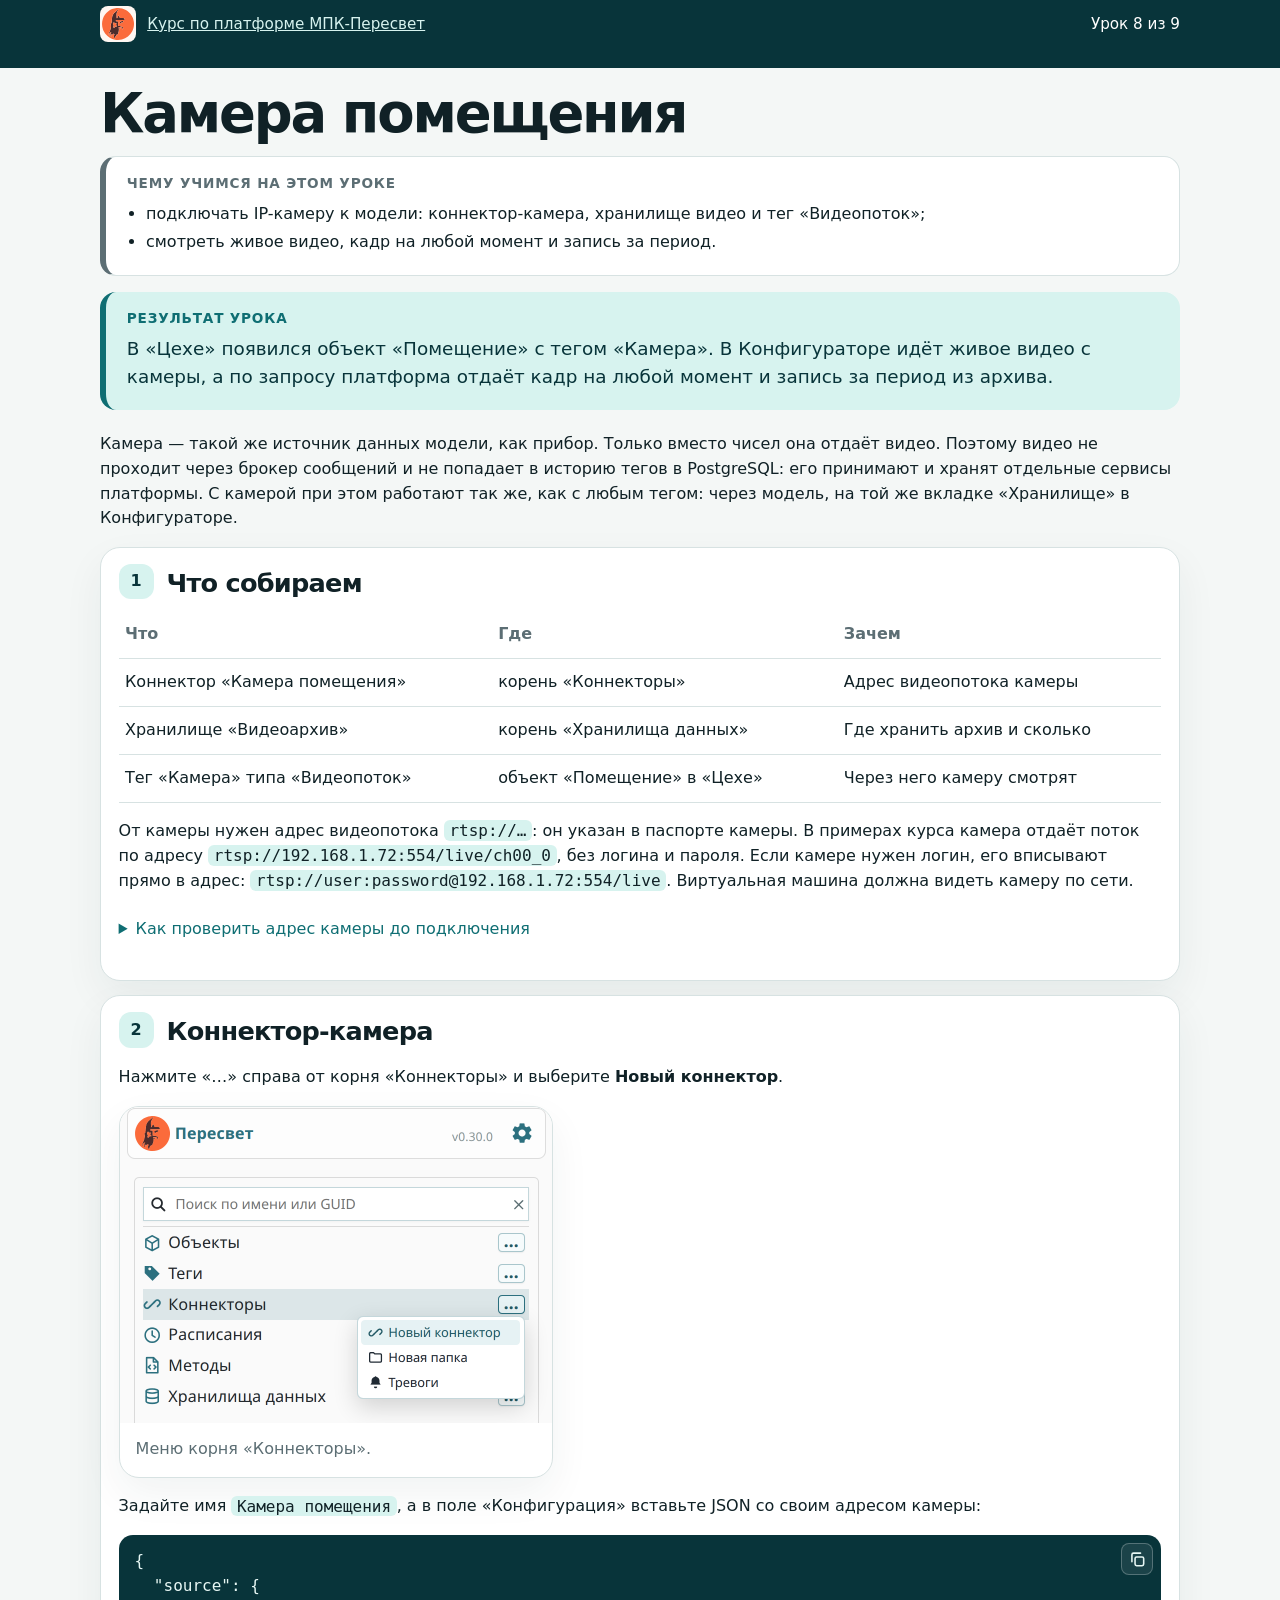
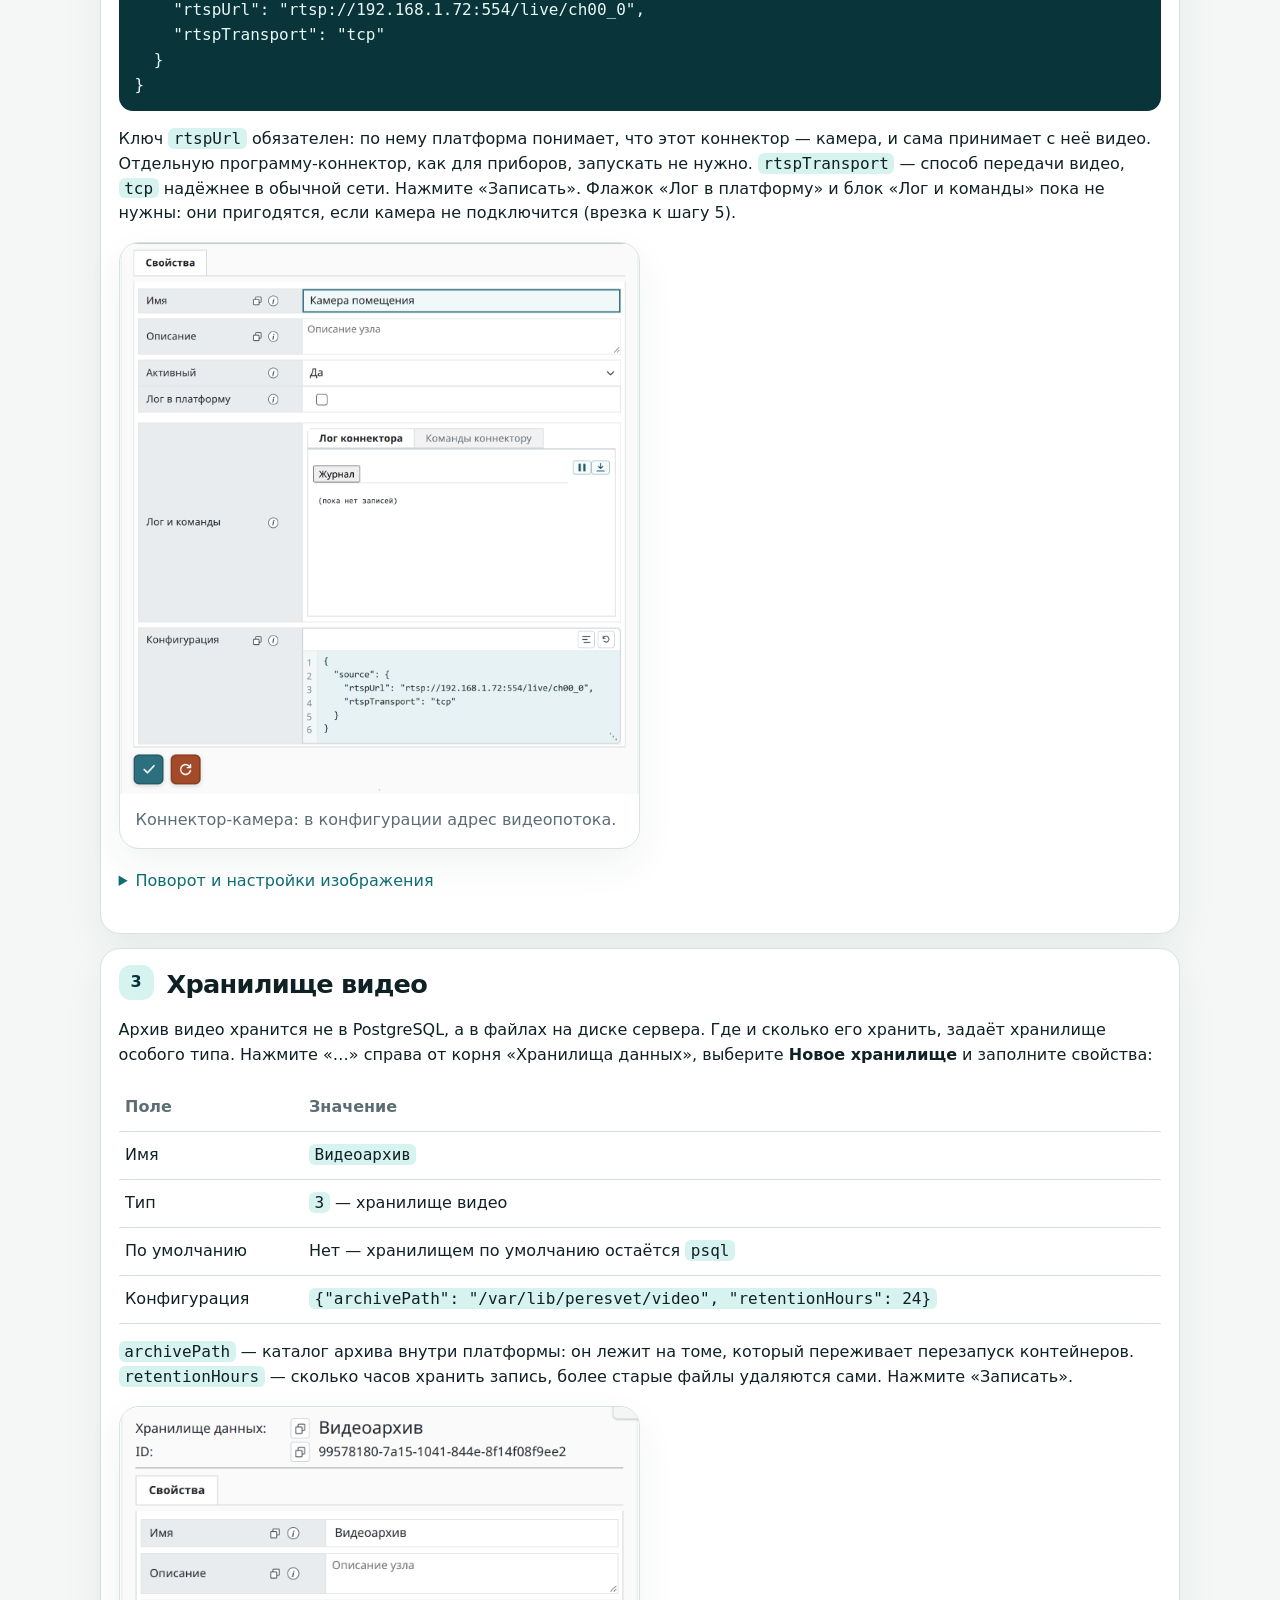
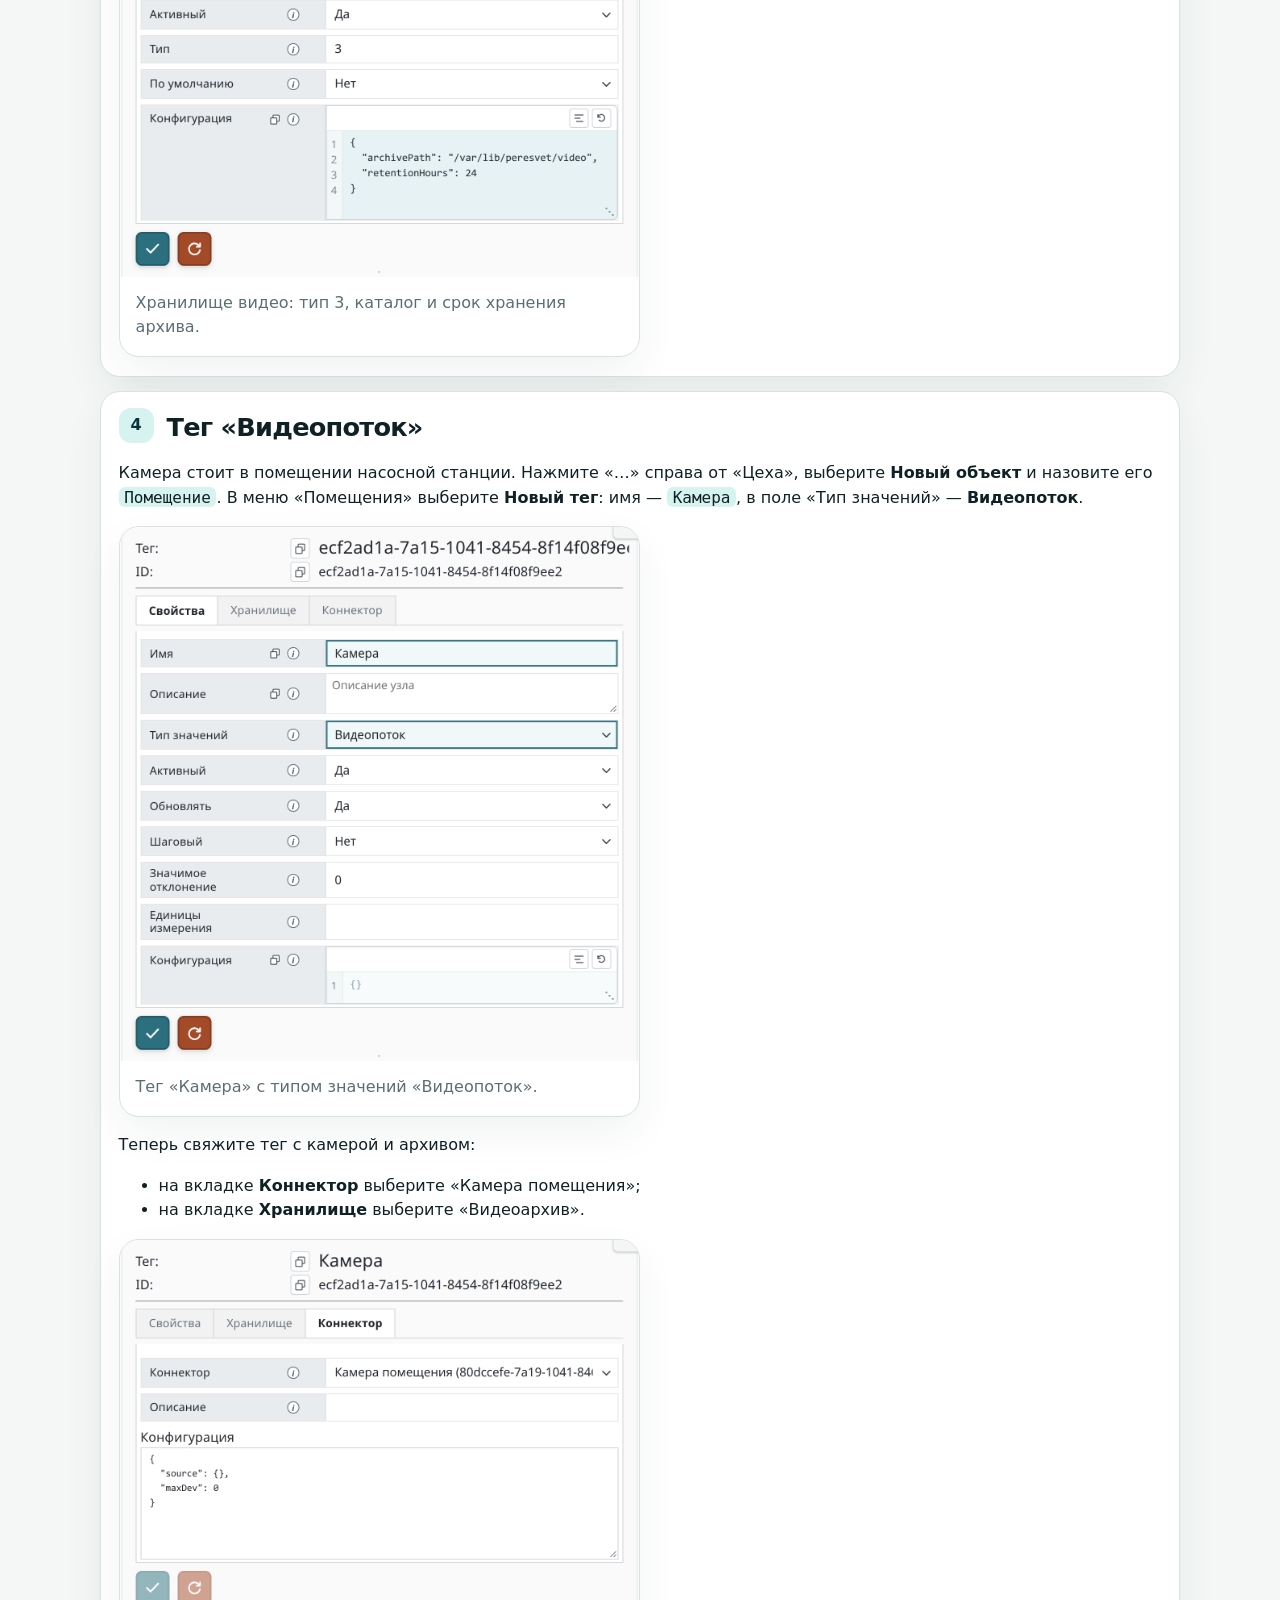
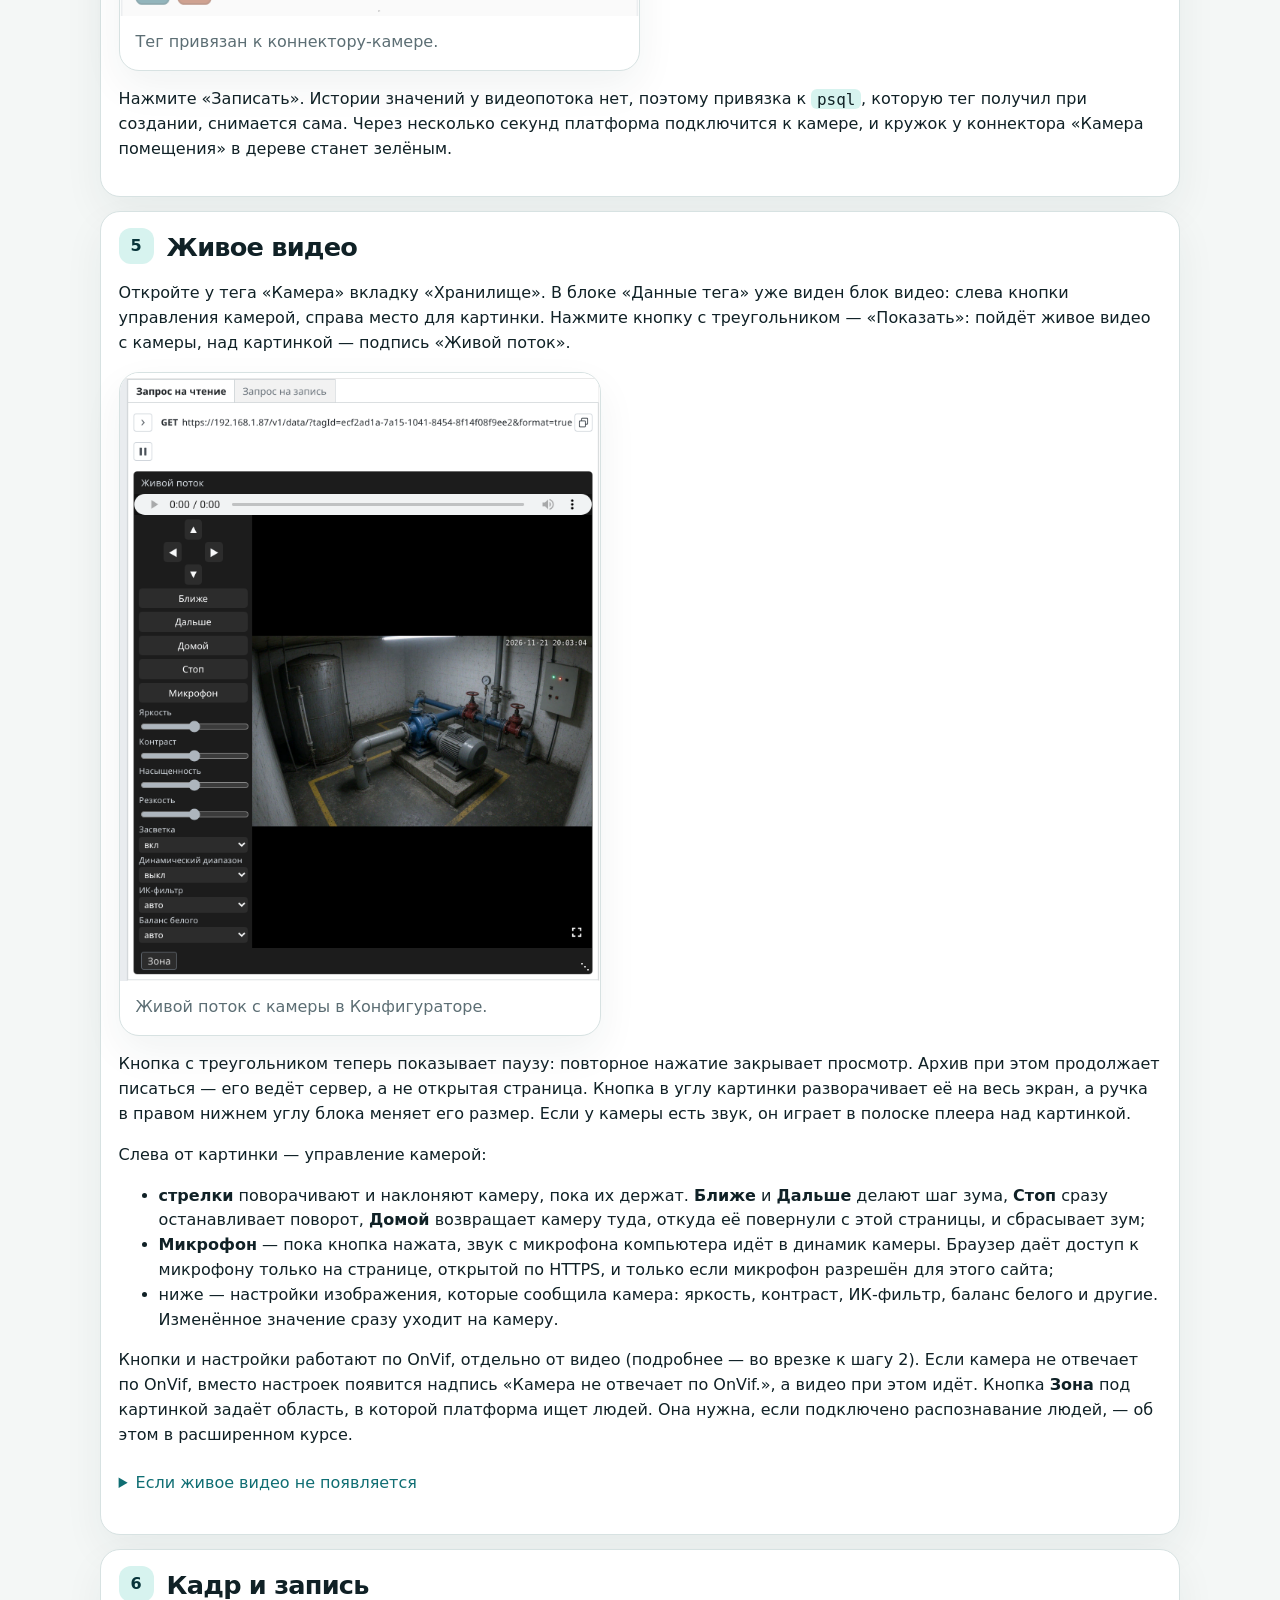
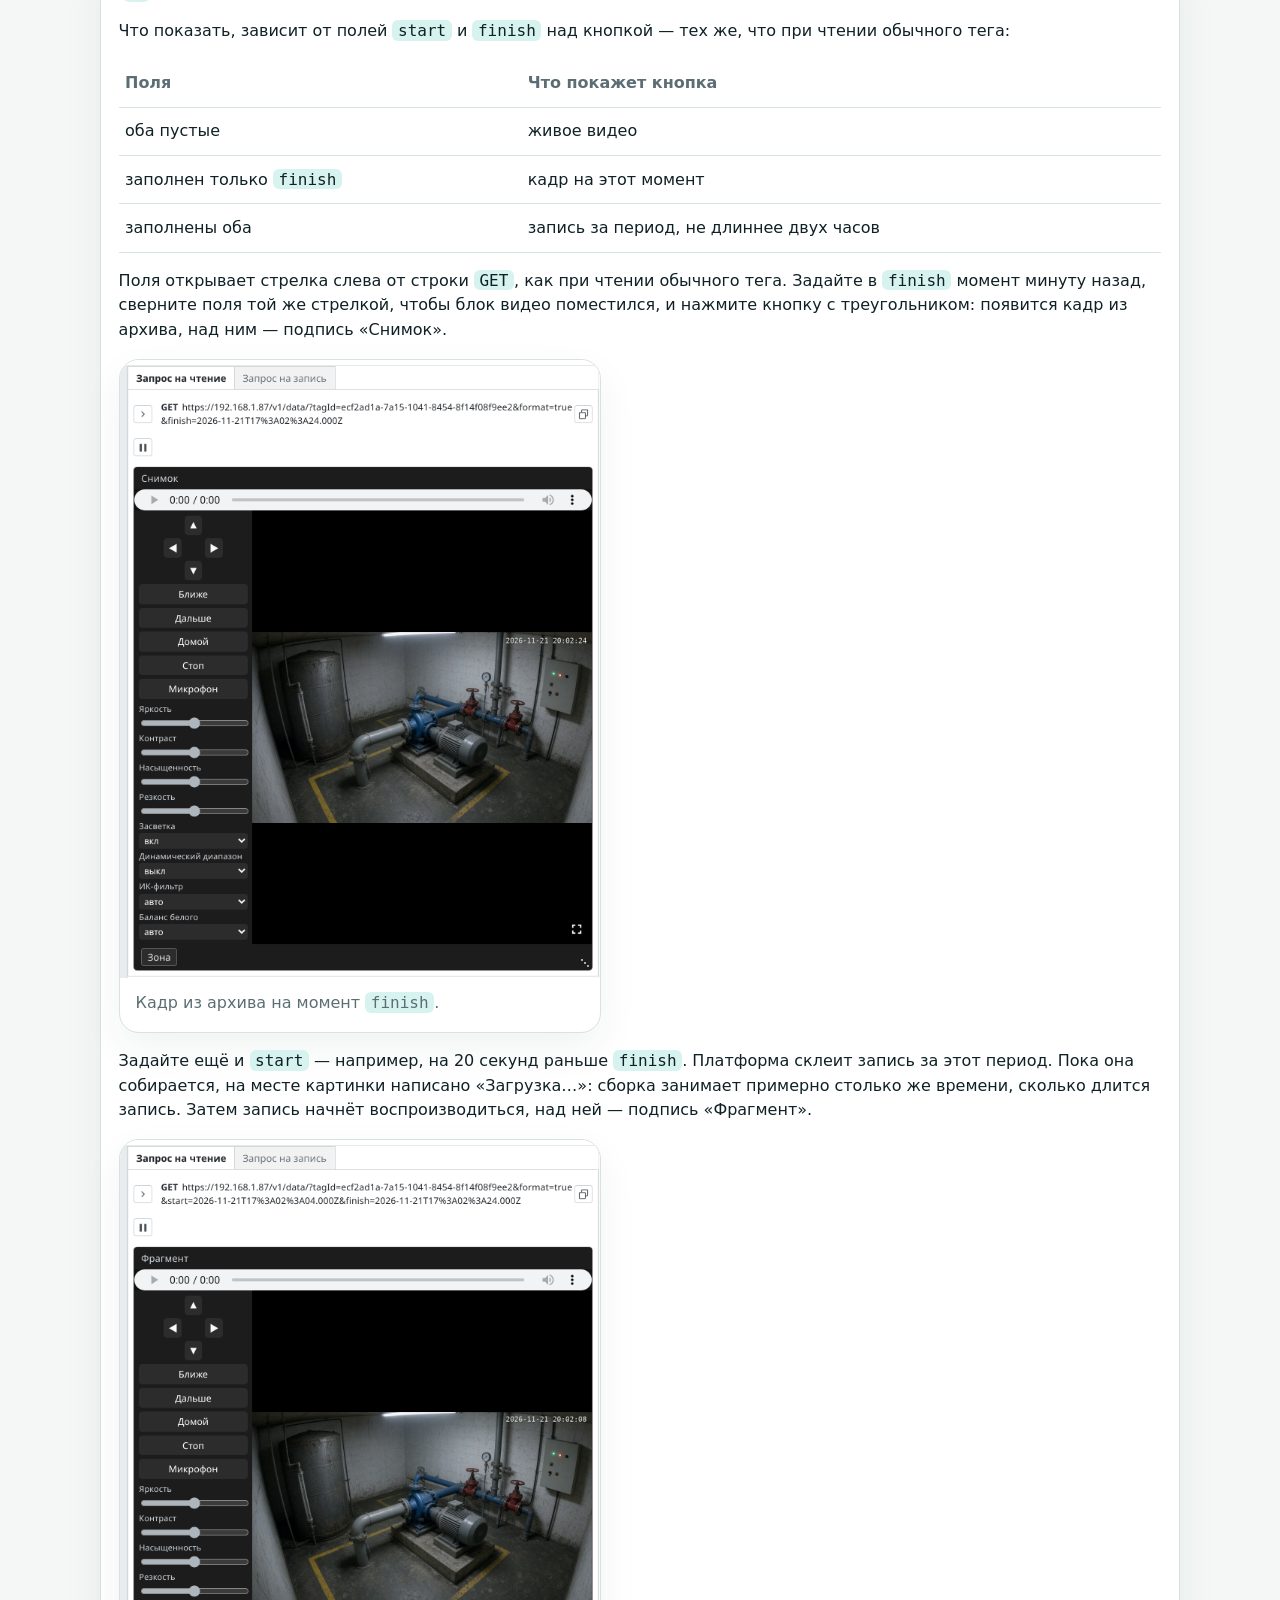
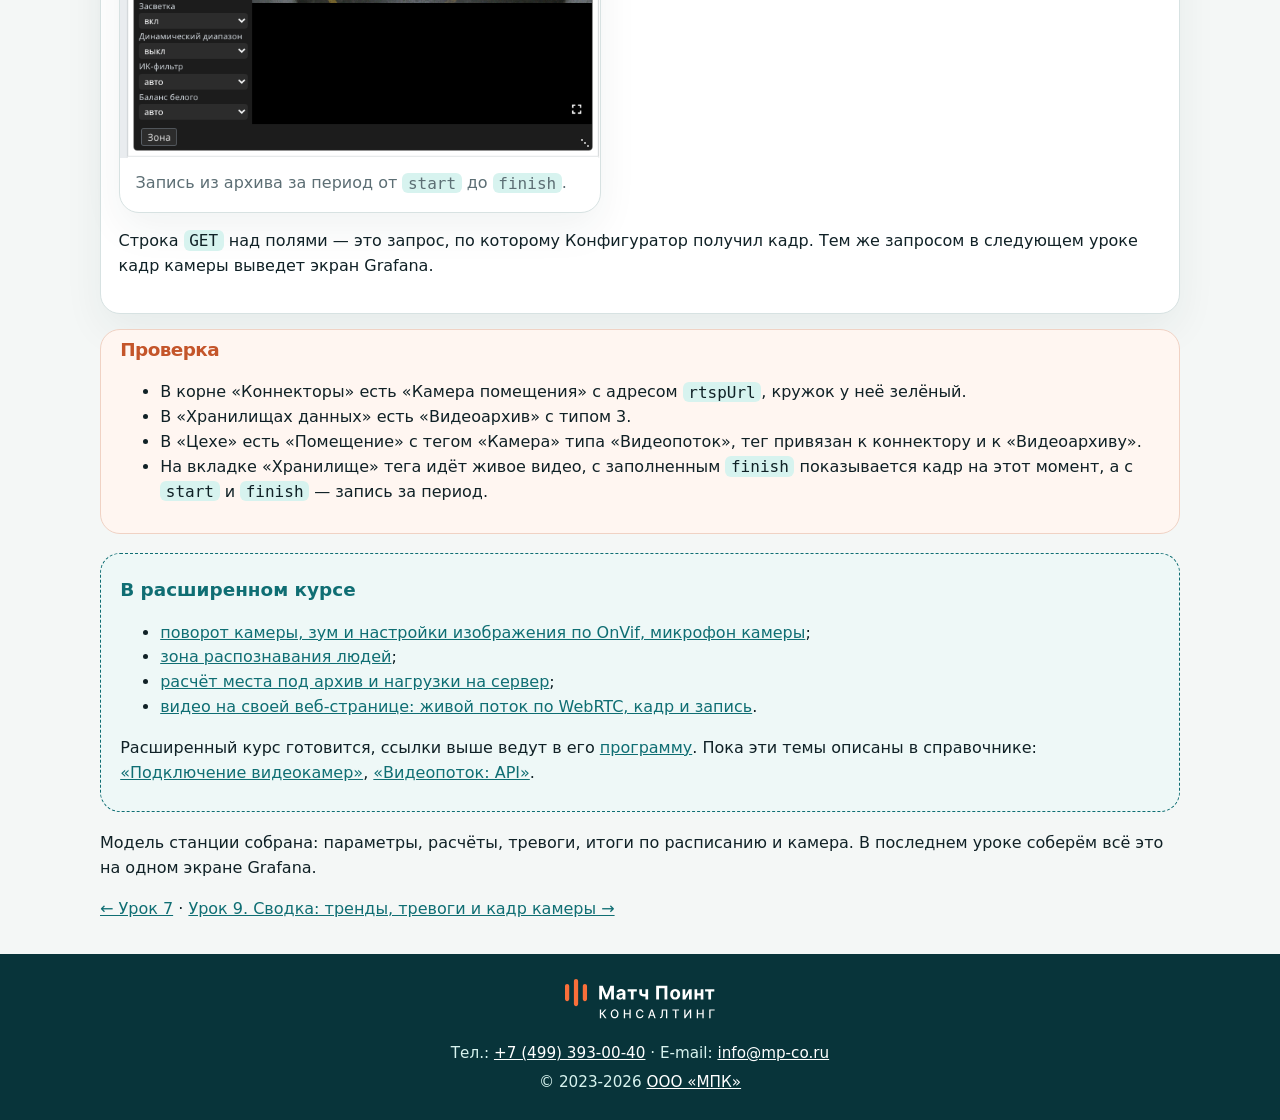
<file: 01.base/lesson-08.html>
<!DOCTYPE html>
<html lang="ru">
<head>
  <meta charset="utf-8">
  <meta name="viewport" content="width=device-width, initial-scale=1">
  <title>Урок 8. Камера помещения — курс МПК-Пересвет</title>
  <link rel="stylesheet" href="course.css">
</head>
<body>
  <header class="topbar">
    <div class="wrap nav">
      <a href="index.html"><img class="nav-logo" src="pics/logo.svg" alt=""> Курс по платформе МПК-Пересвет</a>
      <span>Урок 8 из 9</span>
    </div>
  </header>
  <main class="wrap lesson">
    <h1>Камера помещения</h1>
    <div class="goal">
      <div class="k">Чему учимся на этом уроке</div>
      <ul>
        <li>подключать IP-камеру к модели: коннектор-камера, хранилище видео и тег «Видеопоток»;</li>
        <li>смотреть живое видео, кадр на любой момент и запись за период.</li>
      </ul>
    </div>
    <div class="outcome">
      <div class="k">Результат урока</div>
      <p>В «Цехе» появился объект «Помещение» с тегом «Камера». В Конфигураторе идёт живое видео с камеры, а по запросу платформа отдаёт кадр на любой момент и запись за период из архива.</p>
    </div>
    <p>Камера — такой же источник данных модели, как прибор. Только вместо чисел она отдаёт видео. Поэтому видео не проходит через брокер сообщений и не попадает в историю тегов в PostgreSQL: его принимают и хранят отдельные сервисы платформы. С камерой при этом работают так же, как с любым тегом: через модель, на той же вкладке «Хранилище» в Конфигураторе.</p>

    <section class="step">
      <span class="num">1</span>
      <h2>Что собираем</h2>
      <table>
        <thead>
          <tr><th>Что</th><th>Где</th><th>Зачем</th></tr>
        </thead>
        <tbody>
          <tr><td>Коннектор «Камера помещения»</td><td>корень «Коннекторы»</td><td>Адрес видеопотока камеры</td></tr>
          <tr><td>Хранилище «Видеоархив»</td><td>корень «Хранилища данных»</td><td>Где хранить архив и сколько</td></tr>
          <tr><td>Тег «Камера» типа «Видеопоток»</td><td>объект «Помещение» в «Цехе»</td><td>Через него камеру смотрят</td></tr>
        </tbody>
      </table>
      <p>От камеры нужен адрес видеопотока <code>rtsp://…</code>: он указан в паспорте камеры. В примерах курса камера отдаёт поток по адресу <code>rtsp://192.168.1.72:554/live/ch00_0</code>, без логина и пароля. Если камере нужен логин, его вписывают прямо в адрес: <code>rtsp://user:password@192.168.1.72:554/live</code>. Виртуальная машина должна видеть камеру по сети.</p>
      <details class="spoiler">
        <summary>Как проверить адрес камеры до подключения</summary>
        <p>Откройте адрес в плеере VLC: «Медиа → Открыть URL». Если видео пошло, адрес правильный. На виртуальной машине то же можно проверить командой <code>ffprobe rtsp://192.168.1.72:554/live/ch00_0</code> из пакета <code>ffmpeg</code>: она напечатает кодек и размер картинки.</p>
      </details>
    </section>

    <section class="step">
      <span class="num">2</span>
      <h2>Коннектор-камера</h2>
      <p>Нажмите «…» справа от корня «Коннекторы» и выберите <strong>Новый коннектор</strong>.</p>
      <figure class="figure figure-shot">
        <img src="pics/08-lesson-01.png" style="width:432px" alt="Меню корня «Коннекторы»: новый коннектор, новая папка, тревоги">
        <figcaption>Меню корня «Коннекторы».</figcaption>
      </figure>
      <p>Задайте имя <code>Камера помещения</code>, а в поле «Конфигурация» вставьте JSON со своим адресом камеры:</p>
      <pre class="cmd" data-copy-title="Копировать код"><code><span class="line">{</span>
<span class="line">  "source": {</span>
<span class="line">    "rtspUrl": "rtsp://192.168.1.72:554/live/ch00_0",</span>
<span class="line">    "rtspTransport": "tcp"</span>
<span class="line">  }</span>
<span class="line">}</span></code></pre>
      <p>Ключ <code>rtspUrl</code> обязателен: по нему платформа понимает, что этот коннектор — камера, и сама принимает с неё видео. Отдельную программу-коннектор, как для приборов, запускать не нужно. <code>rtspTransport</code> — способ передачи видео, <code>tcp</code> надёжнее в обычной сети. Нажмите «Записать». Флажок «Лог в платформу» и блок «Лог и команды» пока не нужны: они пригодятся, если камера не подключится (врезка к шагу 5).</p>
      <figure class="figure figure-shot">
        <img src="pics/08-lesson-02.png" style="width:644px" alt="Свойства коннектора «Камера помещения»: флажок «Лог в платформу», блок «Лог и команды», в конфигурации адрес rtspUrl и транспорт tcp">
        <figcaption>Коннектор-камера: в конфигурации адрес видеопотока.</figcaption>
      </figure>
      <details class="spoiler">
        <summary>Поворот и настройки изображения</summary>
        <p>Стрелки поворота, зум и настройки изображения рядом с картинкой работают по OnVif. По умолчанию платформа обращается к камере по адресу из <code>rtspUrl</code>, на порт <code>8899</code> и без логина. Если у камеры другой порт OnVif или ей нужен логин, добавьте в <code>source</code> ключи <code>onvifPort</code>, <code>onvifUser</code> и <code>onvifPassword</code>.</p>
      </details>
    </section>

    <section class="step">
      <span class="num">3</span>
      <h2>Хранилище видео</h2>
      <p>Архив видео хранится не в PostgreSQL, а в файлах на диске сервера. Где и сколько его хранить, задаёт хранилище особого типа. Нажмите «…» справа от корня «Хранилища данных», выберите <strong>Новое хранилище</strong> и заполните свойства:</p>
      <table>
        <thead>
          <tr><th>Поле</th><th>Значение</th></tr>
        </thead>
        <tbody>
          <tr><td>Имя</td><td><code>Видеоархив</code></td></tr>
          <tr><td>Тип</td><td><code>3</code> — хранилище видео</td></tr>
          <tr><td>По умолчанию</td><td>Нет — хранилищем по умолчанию остаётся <code>psql</code></td></tr>
          <tr><td>Конфигурация</td><td><code>{"archivePath": "/var/lib/peresvet/video", "retentionHours": 24}</code></td></tr>
        </tbody>
      </table>
      <p><code>archivePath</code> — каталог архива внутри платформы: он лежит на томе, который переживает перезапуск контейнеров. <code>retentionHours</code> — сколько часов хранить запись, более старые файлы удаляются сами. Нажмите «Записать».</p>
      <figure class="figure figure-shot">
        <img src="pics/08-lesson-03.png" style="width:644px" alt="Свойства хранилища «Видеоархив»: тип 3, не по умолчанию, в конфигурации каталог архива и срок хранения">
        <figcaption>Хранилище видео: тип 3, каталог и срок хранения архива.</figcaption>
      </figure>
    </section>

    <section class="step">
      <span class="num">4</span>
      <h2>Тег «Видеопоток»</h2>
      <p>Камера стоит в помещении насосной станции. Нажмите «…» справа от «Цеха», выберите <strong>Новый объект</strong> и назовите его <code>Помещение</code>. В меню «Помещения» выберите <strong>Новый тег</strong>: имя — <code>Камера</code>, в поле «Тип значений» — <strong>Видеопоток</strong>.</p>
      <figure class="figure figure-shot">
        <img src="pics/08-lesson-04.png" style="width:644px" alt="Свойства тега: имя «Камера», тип значений «Видеопоток»">
        <figcaption>Тег «Камера» с типом значений «Видеопоток».</figcaption>
      </figure>
      <p>Теперь свяжите тег с камерой и архивом:</p>
      <ul>
        <li>на вкладке <strong>Коннектор</strong> выберите «Камера помещения»;</li>
        <li>на вкладке <strong>Хранилище</strong> выберите «Видеоархив».</li>
      </ul>
      <figure class="figure figure-shot">
        <img src="pics/08-lesson-05.png" style="width:644px" alt="Вкладка «Коннектор» тега «Камера»: выбран коннектор «Камера помещения»">
        <figcaption>Тег привязан к коннектору-камере.</figcaption>
      </figure>
      <p>Нажмите «Записать». Истории значений у видеопотока нет, поэтому привязка к <code>psql</code>, которую тег получил при создании, снимается сама. Через несколько секунд платформа подключится к камере, и кружок у коннектора «Камера помещения» в дереве станет зелёным.</p>
    </section>

    <section class="step">
      <span class="num">5</span>
      <h2>Живое видео</h2>
      <p>Откройте у тега «Камера» вкладку «Хранилище». В блоке «Данные тега» уже виден блок видео: слева кнопки управления камерой, справа место для картинки. Нажмите кнопку с треугольником — «Показать»: пойдёт живое видео с камеры, над картинкой — подпись «Живой поток».</p>
      <figure class="figure figure-shot">
        <img src="pics/08-lesson-06.png" style="width:480px" alt="Вкладка «Хранилище» тега «Камера»: строка запроса GET, кнопка паузы, блок «Живой поток» с полоской звука, кнопками поворота, «Ближе», «Дальше», «Домой», «Стоп», «Микрофон», настройками изображения, кнопкой «Зона» и картинкой с камеры">
        <figcaption>Живой поток с камеры в Конфигураторе.</figcaption>
      </figure>
      <p>Кнопка с треугольником теперь показывает паузу: повторное нажатие закрывает просмотр. Архив при этом продолжает писаться — его ведёт сервер, а не открытая страница. Кнопка в углу картинки разворачивает её на весь экран, а ручка в правом нижнем углу блока меняет его размер. Если у камеры есть звук, он играет в полоске плеера над картинкой.</p>
      <p>Слева от картинки — управление камерой:</p>
      <ul>
        <li><strong>стрелки</strong> поворачивают и наклоняют камеру, пока их держат. <strong>Ближе</strong> и <strong>Дальше</strong> делают шаг зума, <strong>Стоп</strong> сразу останавливает поворот, <strong>Домой</strong> возвращает камеру туда, откуда её повернули с этой страницы, и сбрасывает зум;</li>
        <li><strong>Микрофон</strong> — пока кнопка нажата, звук с микрофона компьютера идёт в динамик камеры. Браузер даёт доступ к микрофону только на странице, открытой по HTTPS, и только если микрофон разрешён для этого сайта;</li>
        <li>ниже — настройки изображения, которые сообщила камера: яркость, контраст, ИК-фильтр, баланс белого и другие. Изменённое значение сразу уходит на камеру.</li>
      </ul>
      <p>Кнопки и настройки работают по OnVif, отдельно от видео (подробнее — во врезке к шагу 2). Если камера не отвечает по OnVif, вместо настроек появится надпись «Камера не отвечает по OnVif.», а видео при этом идёт. Кнопка <strong>Зона</strong> под картинкой задаёт область, в которой платформа ищет людей. Она нужна, если подключено распознавание людей, — об этом в расширенном курсе.</p>
      <details class="spoiler">
        <summary>Если живое видео не появляется</summary>
        <ul>
          <li>Кружок у коннектора красный — платформа не может открыть поток. Проверьте адрес камеры и то, что виртуальная машина её видит. Подсказку даст журнал коннектора: включите в его свойствах флажок «Лог в платформу» и нажмите «Записать». Строки «Поток прервался, перезапуск» в блоке «Лог коннектора» значат, что камера не отвечает.</li>
          <li>Кружок зелёный, а картинки нет — браузер не достучался до сервера по порту <code>8189</code> (UDP и TCP), по нему идёт живое видео. Откройте этот порт, если между вами и виртуальной машиной есть межсетевой экран.</li>
        </ul>
      </details>
    </section>

    <section class="step">
      <span class="num">6</span>
      <h2>Кадр и запись</h2>
      <p>Что показать, зависит от полей <code>start</code> и <code>finish</code> над кнопкой — тех же, что при чтении обычного тега:</p>
      <table>
        <thead>
          <tr><th>Поля</th><th>Что покажет кнопка</th></tr>
        </thead>
        <tbody>
          <tr><td>оба пустые</td><td>живое видео</td></tr>
          <tr><td>заполнен только <code>finish</code></td><td>кадр на этот момент</td></tr>
          <tr><td>заполнены оба</td><td>запись за период, не длиннее двух часов</td></tr>
        </tbody>
      </table>
      <p>Поля открывает стрелка слева от строки <code>GET</code>, как при чтении обычного тега. Задайте в <code>finish</code> момент минуту назад, сверните поля той же стрелкой, чтобы блок видео поместился, и нажмите кнопку с треугольником: появится кадр из архива, над ним — подпись «Снимок».</p>
      <figure class="figure figure-shot">
        <img src="pics/08-lesson-07.png" style="width:480px" alt="Блок видео с подписью «Снимок»: кадр из архива на момент finish, в строке GET — ключ finish">
        <figcaption>Кадр из архива на момент <code>finish</code>.</figcaption>
      </figure>
      <p>Задайте ещё и <code>start</code> — например, на 20 секунд раньше <code>finish</code>. Платформа склеит запись за этот период. Пока она собирается, на месте картинки написано «Загрузка…»: сборка занимает примерно столько же времени, сколько длится запись. Затем запись начнёт воспроизводиться, над ней — подпись «Фрагмент».</p>
      <figure class="figure figure-shot">
        <img src="pics/08-lesson-08.png" style="width:480px" alt="Блок видео с подписью «Фрагмент»: запись из архива за период от start до finish">
        <figcaption>Запись из архива за период от <code>start</code> до <code>finish</code>.</figcaption>
      </figure>
      <p>Строка <code>GET</code> над полями — это запрос, по которому Конфигуратор получил кадр. Тем же запросом в следующем уроке кадр камеры выведет экран Grafana.</p>
    </section>

    <section class="check">
      <h2>Проверка</h2>
      <ul>
        <li>В корне «Коннекторы» есть «Камера помещения» с адресом <code>rtspUrl</code>, кружок у неё зелёный.</li>
        <li>В «Хранилищах данных» есть «Видеоархив» с типом 3.</li>
        <li>В «Цехе» есть «Помещение» с тегом «Камера» типа «Видеопоток», тег привязан к коннектору и к «Видеоархиву».</li>
        <li>На вкладке «Хранилище» тега идёт живое видео, с заполненным <code>finish</code> показывается кадр на этот момент, а с <code>start</code> и <code>finish</code> — запись за период.</li>
      </ul>
    </section>

    <aside class="deeper">
      <h2>В расширенном курсе</h2>
      <ul>
        <li><a href="../02.advanced/index.html#lesson-12">поворот камеры, зум и настройки изображения по OnVif, микрофон камеры</a>;</li>
        <li><a href="../02.advanced/index.html#lesson-12">зона распознавания людей</a>;</li>
        <li><a href="../02.advanced/index.html#lesson-12">расчёт места под архив и нагрузки на сервер</a>;</li>
        <li><a href="../02.advanced/index.html#lesson-12">видео на своей веб-странице: живой поток по WebRTC, кадр и запись</a>.</li>
      </ul>
      <p>Расширенный курс готовится, ссылки выше ведут в его <a href="../02.advanced/index.html">программу</a>. Пока эти темы описаны в справочнике: <a href="https://mp-co-ru.github.io/peresvet/video.html">«Подключение видеокамер»</a>, <a href="https://mp-co-ru.github.io/peresvet/video_tag.html">«Видеопоток: API»</a>.</p>
    </aside>

    <p>Модель станции собрана: параметры, расчёты, тревоги, итоги по расписанию и камера. В последнем уроке соберём всё это на одном экране Grafana.</p>
    <p><a href="lesson-07.html">← Урок 7</a> · <a href="lesson-09.html">Урок 9. Сводка: тренды, тревоги и кадр камеры →</a></p>
  </main>
  <footer class="footer">
    <div class="wrap footer-inner">
      <a class="footer-logo" href="https://matchpoint-consulting.ru/"><img src="pics/mpc-logo.svg" alt="Логотип ООО Матч Поинт Консалтинг"></a>
      <p class="footer-contacts">Тел.: <a href="tel:+74993930040">+7 (499) 393-00-40</a> · E-mail: <a href="mailto:info@mp-co.ru">info@mp-co.ru</a></p>
      <p>© 2023-2026 <a href="https://matchpoint-consulting.ru/">ООО «МПК»</a></p>
    </div>
  </footer>
  <script src="course.js"></script>
</body>
</html>
</file>
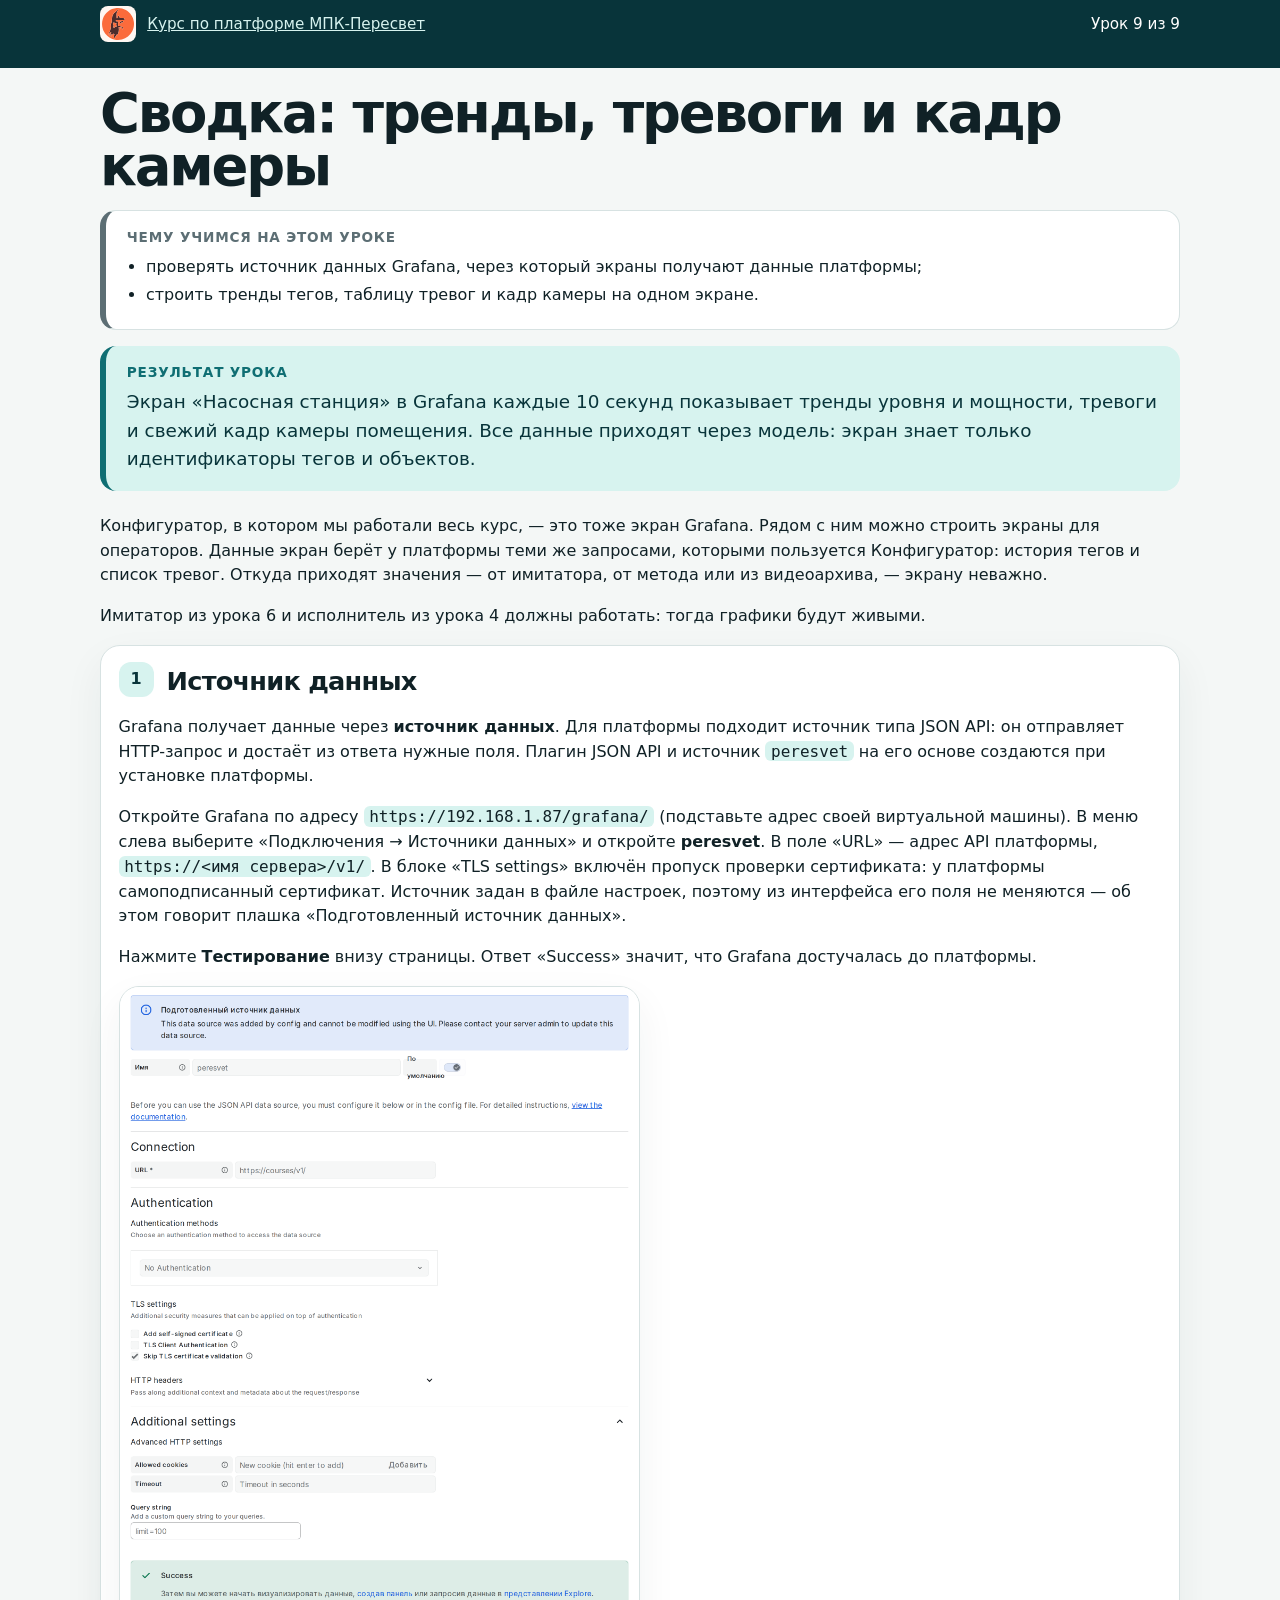
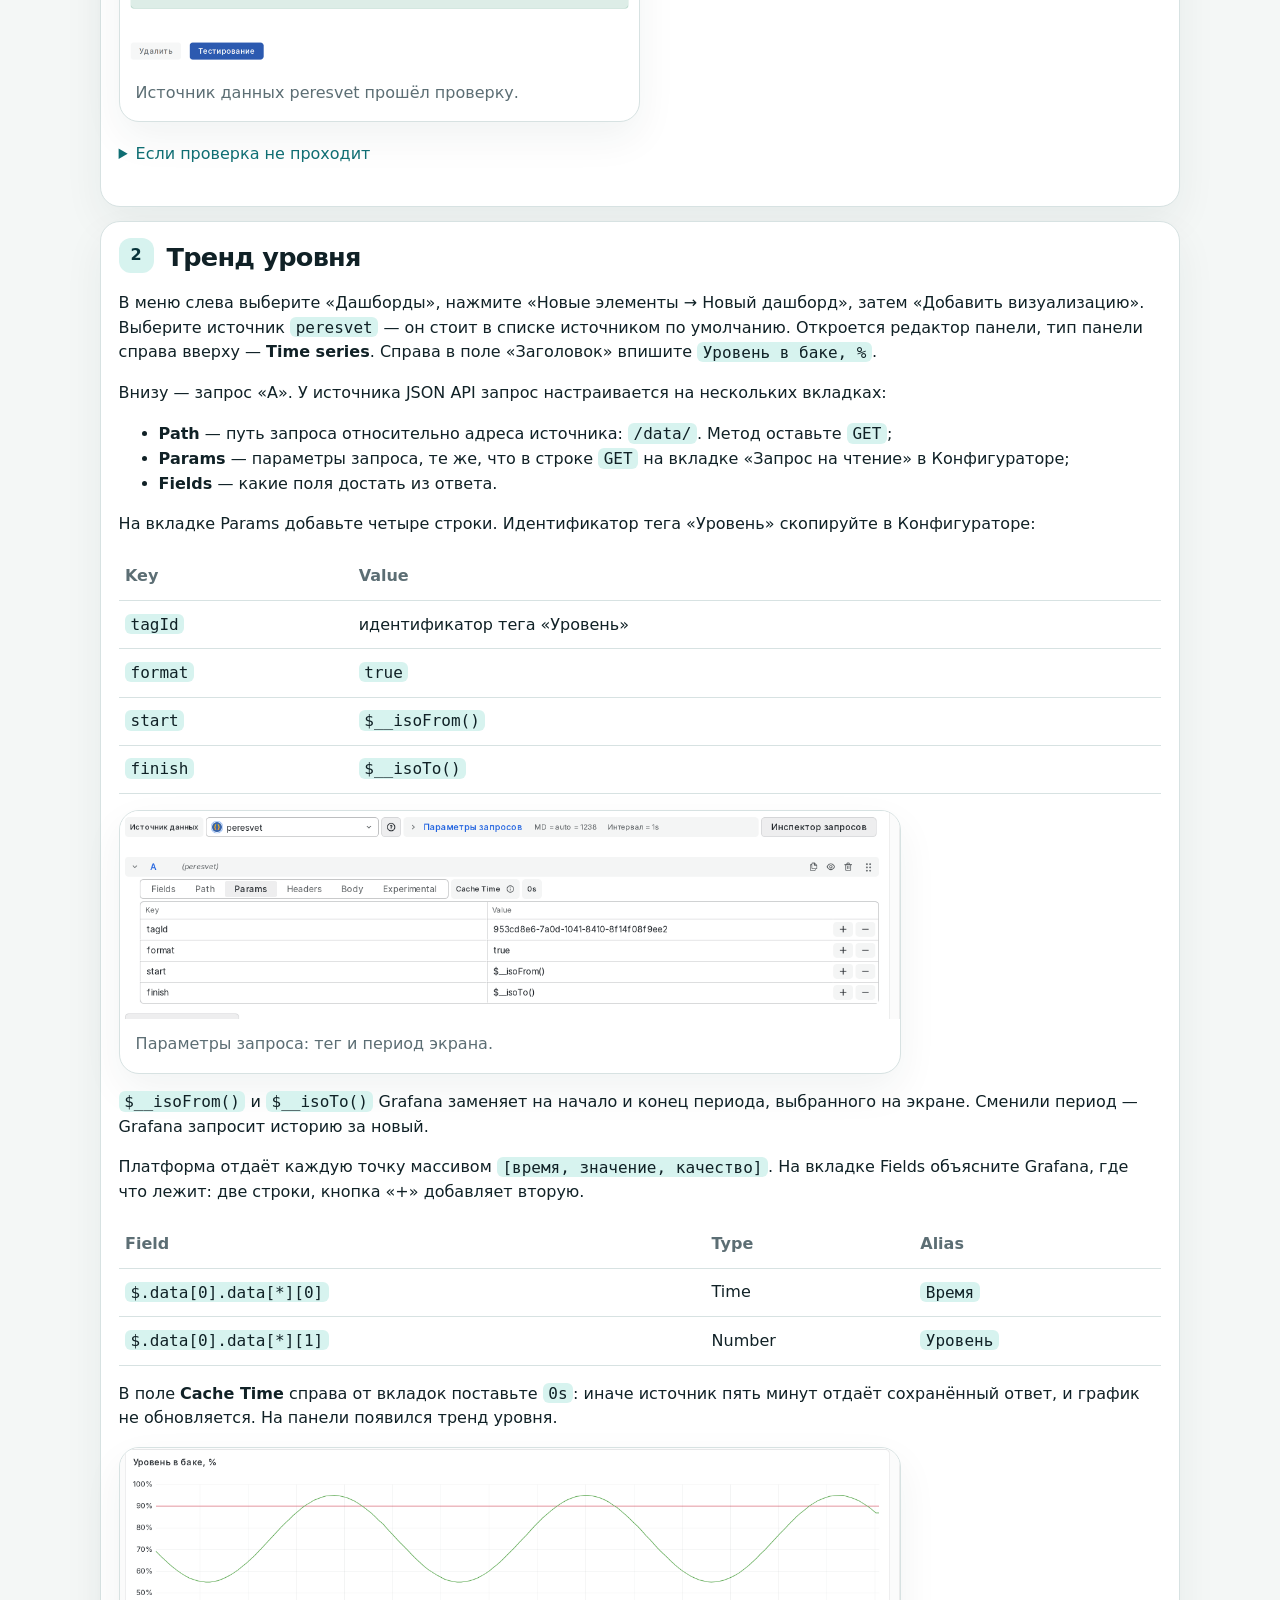
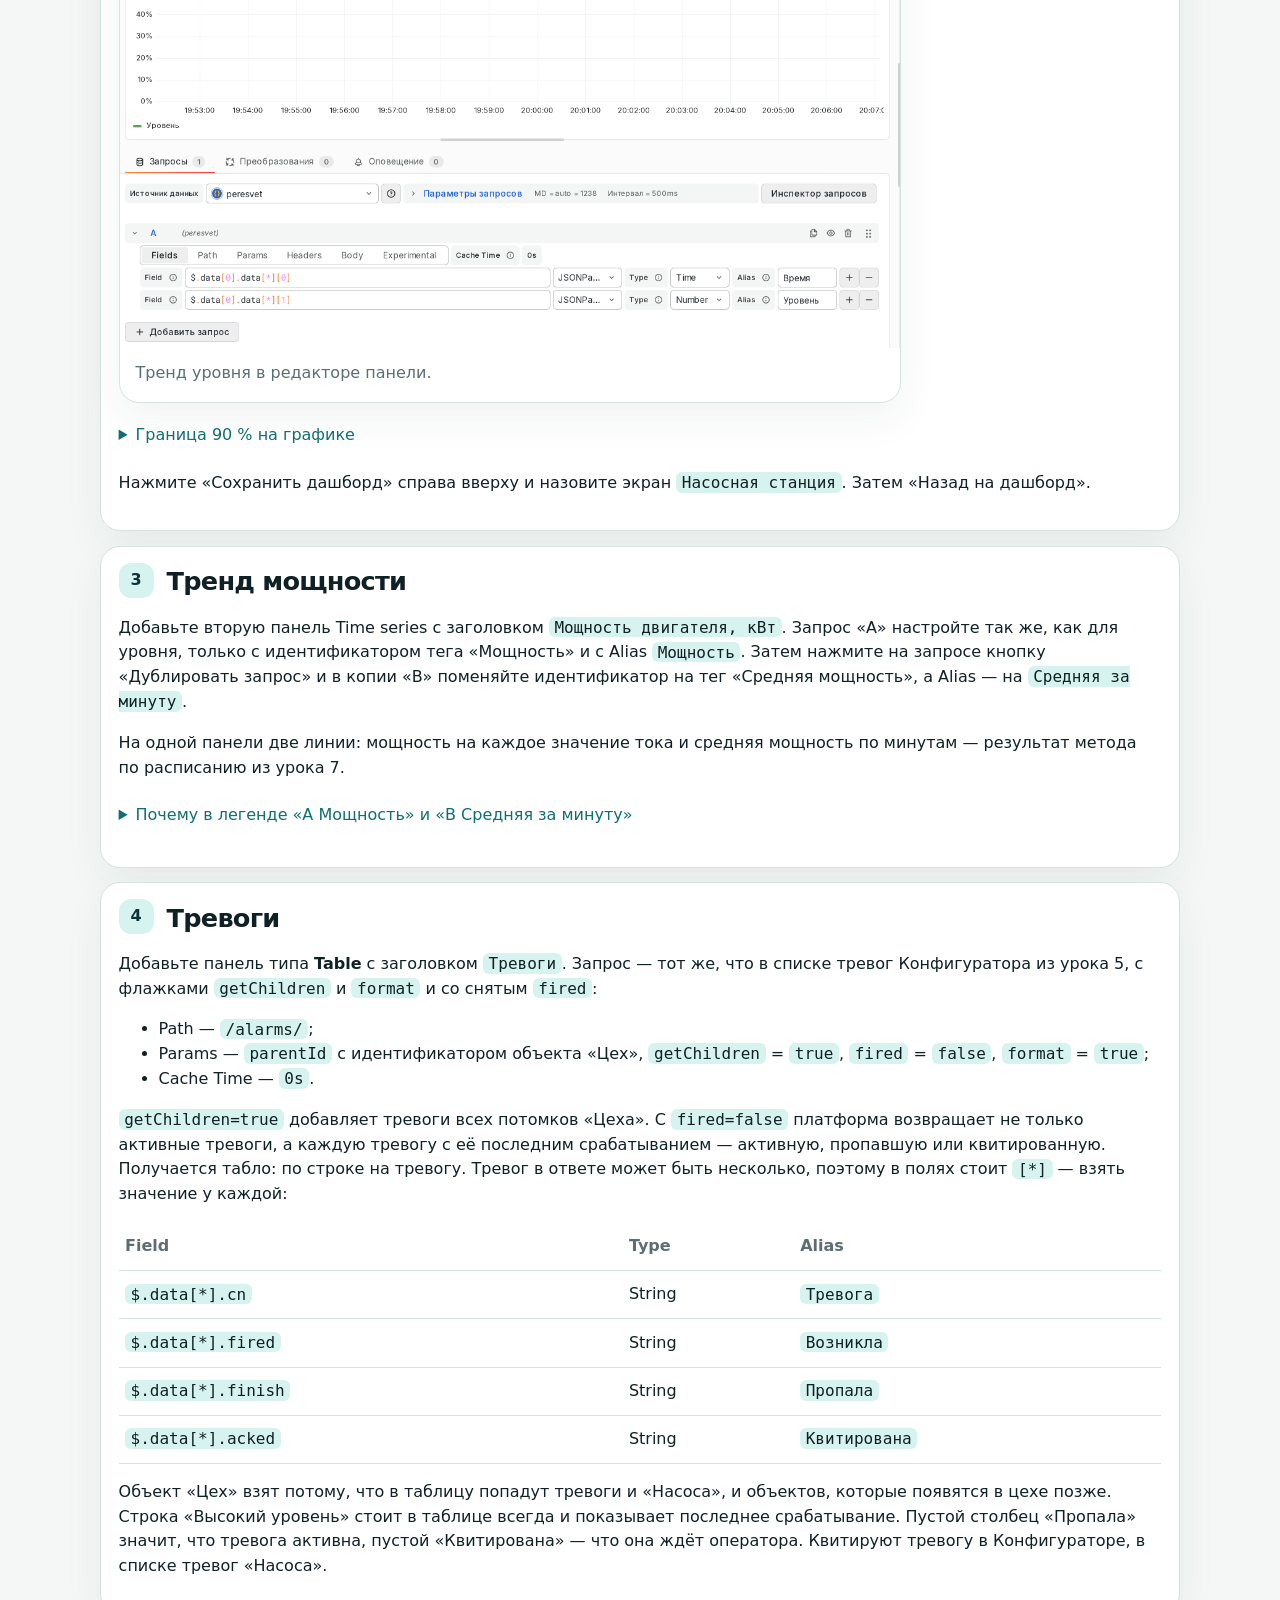
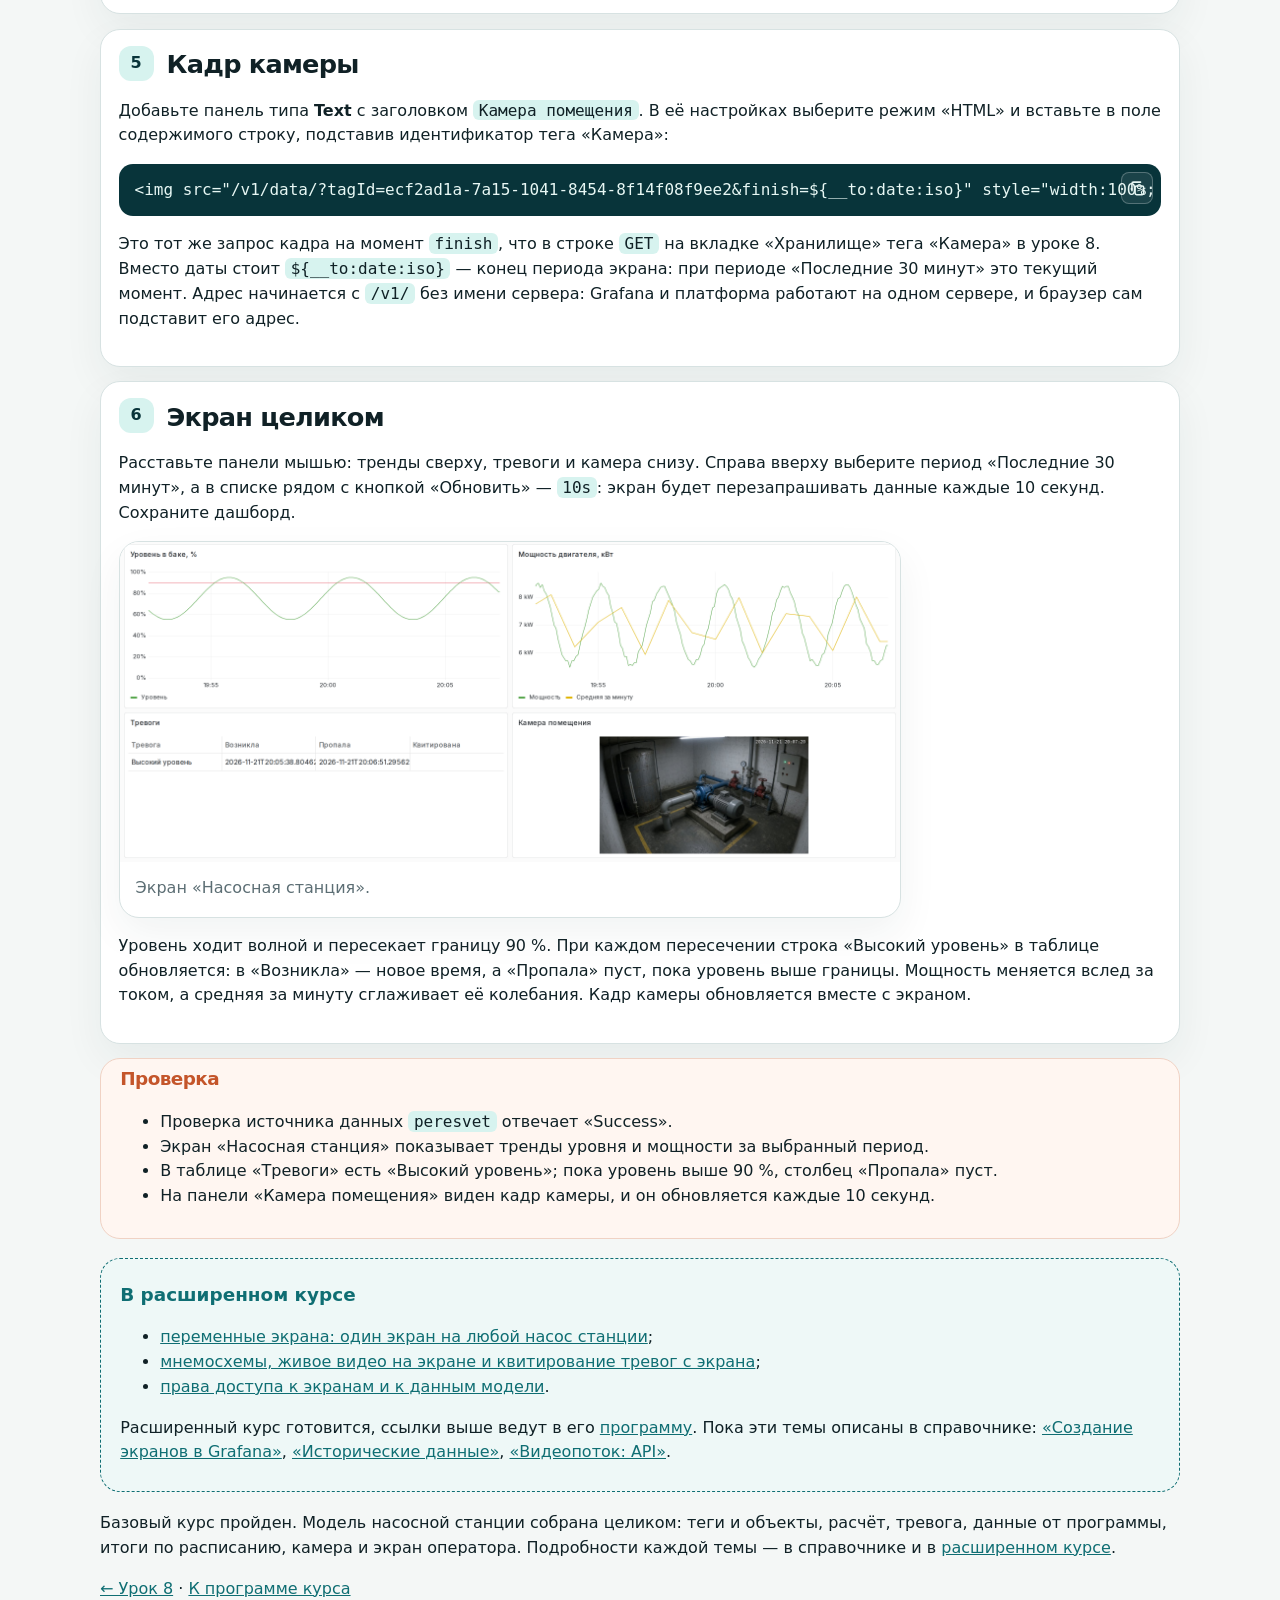
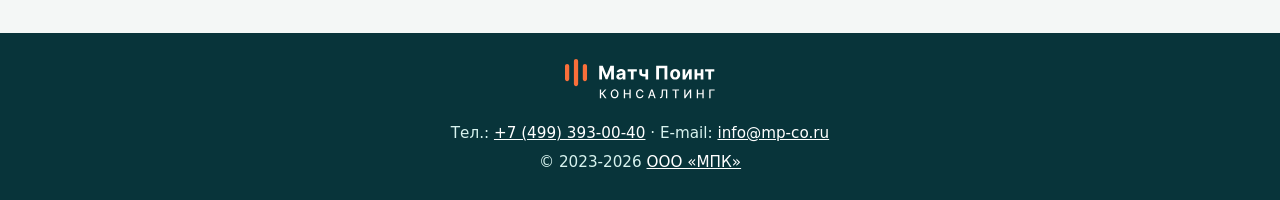
<file: 01.base/lesson-09.html>
<!DOCTYPE html>
<html lang="ru">
<head>
  <meta charset="utf-8">
  <meta name="viewport" content="width=device-width, initial-scale=1">
  <title>Урок 9. Сводка: тренды, тревоги и кадр камеры — курс МПК-Пересвет</title>
  <link rel="stylesheet" href="course.css">
</head>
<body>
  <header class="topbar">
    <div class="wrap nav">
      <a href="index.html"><img class="nav-logo" src="pics/logo.svg" alt=""> Курс по платформе МПК-Пересвет</a>
      <span>Урок 9 из 9</span>
    </div>
  </header>
  <main class="wrap lesson">
    <h1>Сводка: тренды, тревоги и кадр камеры</h1>
    <div class="goal">
      <div class="k">Чему учимся на этом уроке</div>
      <ul>
        <li>проверять источник данных Grafana, через который экраны получают данные платформы;</li>
        <li>строить тренды тегов, таблицу тревог и кадр камеры на одном экране.</li>
      </ul>
    </div>
    <div class="outcome">
      <div class="k">Результат урока</div>
      <p>Экран «Насосная станция» в Grafana каждые 10 секунд показывает тренды уровня и мощности, тревоги и свежий кадр камеры помещения. Все данные приходят через модель: экран знает только идентификаторы тегов и объектов.</p>
    </div>
    <p>Конфигуратор, в котором мы работали весь курс, — это тоже экран Grafana. Рядом с ним можно строить экраны для операторов. Данные экран берёт у платформы теми же запросами, которыми пользуется Конфигуратор: история тегов и список тревог. Откуда приходят значения — от имитатора, от метода или из видеоархива, — экрану неважно.</p>
    <p>Имитатор из урока 6 и исполнитель из урока 4 должны работать: тогда графики будут живыми.</p>

    <section class="step">
      <span class="num">1</span>
      <h2>Источник данных</h2>
      <p>Grafana получает данные через <strong>источник данных</strong>. Для платформы подходит источник типа JSON API: он отправляет HTTP-запрос и достаёт из ответа нужные поля. Плагин JSON API и источник <code>peresvet</code> на его основе создаются при установке платформы.</p>
      <p>Откройте Grafana по адресу <code>https://192.168.1.87/grafana/</code> (подставьте адрес своей виртуальной машины). В меню слева выберите «Подключения → Источники данных» и откройте <strong>peresvet</strong>. В поле «URL» — адрес API платформы, <code>https://&lt;имя сервера&gt;/v1/</code>. В блоке «TLS settings» включён пропуск проверки сертификата: у платформы самоподписанный сертификат. Источник задан в файле настроек, поэтому из интерфейса его поля не меняются — об этом говорит плашка «Подготовленный источник данных».</p>
      <p>Нажмите <strong>Тестирование</strong> внизу страницы. Ответ «Success» значит, что Grafana достучалась до платформы.</p>
      <figure class="figure figure-shot">
        <img src="pics/09-lesson-01.png" style="width:560px" alt="Источник данных peresvet: подготовленный источник, URL https://courses/v1/, включён пропуск проверки сертификата, результат проверки — Success">
        <figcaption>Источник данных peresvet прошёл проверку.</figcaption>
      </figure>
      <details class="spoiler">
        <summary>Если проверка не проходит</summary>
        <p>Значит, Grafana не достучалась до адреса из поля «URL». Заведите свой источник: «Добавить новый источник данных» → <strong>JSON API</strong>. В поле «URL» укажите <code>https://&lt;адрес виртуальной машины&gt;/v1/</code> — со слэшем в конце, в блоке «TLS settings» включите <strong>Skip TLS certificate validation</strong> и нажмите «Сохранить и протестировать». Адрес <code>http://…</code> не подходит: платформа перенаправляет его на HTTPS, и Grafana остаётся без данных. Дальше в уроке выбирайте этот источник вместо <code>peresvet</code>.</p>
      </details>
    </section>

    <section class="step">
      <span class="num">2</span>
      <h2>Тренд уровня</h2>
      <p>В меню слева выберите «Дашборды», нажмите «Новые элементы → Новый дашборд», затем «Добавить визуализацию». Выберите источник <code>peresvet</code> — он стоит в списке источником по умолчанию. Откроется редактор панели, тип панели справа вверху — <strong>Time series</strong>. Справа в поле «Заголовок» впишите <code>Уровень в баке, %</code>.</p>
      <p>Внизу — запрос «A». У источника JSON API запрос настраивается на нескольких вкладках:</p>
      <ul>
        <li><strong>Path</strong> — путь запроса относительно адреса источника: <code>/data/</code>. Метод оставьте <code>GET</code>;</li>
        <li><strong>Params</strong> — параметры запроса, те же, что в строке <code>GET</code> на вкладке «Запрос на чтение» в Конфигураторе;</li>
        <li><strong>Fields</strong> — какие поля достать из ответа.</li>
      </ul>
      <p>На вкладке Params добавьте четыре строки. Идентификатор тега «Уровень» скопируйте в Конфигураторе:</p>
      <table>
        <thead>
          <tr><th>Key</th><th>Value</th></tr>
        </thead>
        <tbody>
          <tr><td><code>tagId</code></td><td>идентификатор тега «Уровень»</td></tr>
          <tr><td><code>format</code></td><td><code>true</code></td></tr>
          <tr><td><code>start</code></td><td><code>$__isoFrom()</code></td></tr>
          <tr><td><code>finish</code></td><td><code>$__isoTo()</code></td></tr>
        </tbody>
      </table>
      <figure class="figure figure-shot figure-wide">
        <img src="pics/09-lesson-03.png" style="width:780px" alt="Вкладка Params запроса: tagId, format true, start $__isoFrom(), finish $__isoTo()">
        <figcaption>Параметры запроса: тег и период экрана.</figcaption>
      </figure>
      <p><code>$__isoFrom()</code> и <code>$__isoTo()</code> Grafana заменяет на начало и конец периода, выбранного на экране. Сменили период — Grafana запросит историю за новый.</p>
      <p>Платформа отдаёт каждую точку массивом <code>[время, значение, качество]</code>. На вкладке Fields объясните Grafana, где что лежит: две строки, кнопка «+» добавляет вторую.</p>
      <table>
        <thead>
          <tr><th>Field</th><th>Type</th><th>Alias</th></tr>
        </thead>
        <tbody>
          <tr><td><code>$.data[0].data[*][0]</code></td><td>Time</td><td><code>Время</code></td></tr>
          <tr><td><code>$.data[0].data[*][1]</code></td><td>Number</td><td><code>Уровень</code></td></tr>
        </tbody>
      </table>
      <p>В поле <strong>Cache Time</strong> справа от вкладок поставьте <code>0s</code>: иначе источник пять минут отдаёт сохранённый ответ, и график не обновляется. На панели появился тренд уровня.</p>
      <figure class="figure figure-shot figure-wide">
        <img src="pics/09-lesson-02.png" style="width:780px" alt="Редактор панели: тренд уровня с границей 90 %, на вкладке Fields — время и значение из ответа платформы, Cache Time 0s">
        <figcaption>Тренд уровня в редакторе панели.</figcaption>
      </figure>
      <details class="spoiler">
        <summary>Граница 90 % на графике</summary>
        <p>Красная линия на графике — граница тревоги из урока 5. В настройках панели справа найдите блок «Пороговые значения»: задайте значение <code>90</code> красным цветом, а в поле «Показывать пороговые значения» выберите «В виде линий».</p>
      </details>
      <p>Нажмите «Сохранить дашборд» справа вверху и назовите экран <code>Насосная станция</code>. Затем «Назад на дашборд».</p>
    </section>

    <section class="step">
      <span class="num">3</span>
      <h2>Тренд мощности</h2>
      <p>Добавьте вторую панель Time series с заголовком <code>Мощность двигателя, кВт</code>. Запрос «A» настройте так же, как для уровня, только с идентификатором тега «Мощность» и с Alias <code>Мощность</code>. Затем нажмите на запросе кнопку «Дублировать запрос» и в копии «B» поменяйте идентификатор на тег «Средняя мощность», а Alias — на <code>Средняя за минуту</code>.</p>
      <p>На одной панели две линии: мощность на каждое значение тока и средняя мощность по минутам — результат метода по расписанию из урока 7.</p>
      <details class="spoiler">
        <summary>Почему в легенде «A Мощность» и «B Средняя за минуту»</summary>
        <p>Когда на панели несколько запросов, Grafana приписывает к имени линии имя запроса. Чтобы осталось только имя, в настройках панели справа, в блоке «Стандартные параметры», впишите в поле «Отображаемое имя» значение <code>${__field.name}</code>.</p>
      </details>
    </section>

    <section class="step">
      <span class="num">4</span>
      <h2>Тревоги</h2>
      <p>Добавьте панель типа <strong>Table</strong> с заголовком <code>Тревоги</code>. Запрос — тот же, что в списке тревог Конфигуратора из урока 5, с флажками <code>getChildren</code> и <code>format</code> и со снятым <code>fired</code>:</p>
      <ul>
        <li>Path — <code>/alarms/</code>;</li>
        <li>Params — <code>parentId</code> с идентификатором объекта «Цех», <code>getChildren</code> = <code>true</code>, <code>fired</code> = <code>false</code>, <code>format</code> = <code>true</code>;</li>
        <li>Cache Time — <code>0s</code>.</li>
      </ul>
      <p><code>getChildren=true</code> добавляет тревоги всех потомков «Цеха». С <code>fired=false</code> платформа возвращает не только активные тревоги, а каждую тревогу с её последним срабатыванием — активную, пропавшую или квитированную. Получается табло: по строке на тревогу. Тревог в ответе может быть несколько, поэтому в полях стоит <code>[*]</code> — взять значение у каждой:</p>
      <table>
        <thead>
          <tr><th>Field</th><th>Type</th><th>Alias</th></tr>
        </thead>
        <tbody>
          <tr><td><code>$.data[*].cn</code></td><td>String</td><td><code>Тревога</code></td></tr>
          <tr><td><code>$.data[*].fired</code></td><td>String</td><td><code>Возникла</code></td></tr>
          <tr><td><code>$.data[*].finish</code></td><td>String</td><td><code>Пропала</code></td></tr>
          <tr><td><code>$.data[*].acked</code></td><td>String</td><td><code>Квитирована</code></td></tr>
        </tbody>
      </table>
      <p>Объект «Цех» взят потому, что в таблицу попадут тревоги и «Насоса», и объектов, которые появятся в цехе позже. Строка «Высокий уровень» стоит в таблице всегда и показывает последнее срабатывание. Пустой столбец «Пропала» значит, что тревога активна, пустой «Квитирована» — что она ждёт оператора. Квитируют тревогу в Конфигураторе, в списке тревог «Насоса».</p>
    </section>

    <section class="step">
      <span class="num">5</span>
      <h2>Кадр камеры</h2>
      <p>Добавьте панель типа <strong>Text</strong> с заголовком <code>Камера помещения</code>. В её настройках выберите режим «HTML» и вставьте в поле содержимого строку, подставив идентификатор тега «Камера»:</p>
      <pre class="cmd" data-copy-title="Копировать код"><code><span class="line">&lt;img src="/v1/data/?tagId=ecf2ad1a-7a15-1041-8454-8f14f08f9ee2&amp;finish=${__to:date:iso}" style="width:100%; height:100%; object-fit:contain"&gt;</span></code></pre>
      <p>Это тот же запрос кадра на момент <code>finish</code>, что в строке <code>GET</code> на вкладке «Хранилище» тега «Камера» в уроке 8. Вместо даты стоит <code>${__to:date:iso}</code> — конец периода экрана: при периоде «Последние 30 минут» это текущий момент. Адрес начинается с <code>/v1/</code> без имени сервера: Grafana и платформа работают на одном сервере, и браузер сам подставит его адрес.</p>
    </section>

    <section class="step">
      <span class="num">6</span>
      <h2>Экран целиком</h2>
      <p>Расставьте панели мышью: тренды сверху, тревоги и камера снизу. Справа вверху выберите период «Последние 30 минут», а в списке рядом с кнопкой «Обновить» — <code>10s</code>: экран будет перезапрашивать данные каждые 10 секунд. Сохраните дашборд.</p>
      <figure class="figure figure-shot figure-wide">
        <img src="pics/09-lesson-04.png" style="width:780px" alt="Экран «Насосная станция»: тренд уровня с границей 90 %, тренд мощности со средней за минуту, таблица тревог с «Высоким уровнем» и кадр камеры помещения">
        <figcaption>Экран «Насосная станция».</figcaption>
      </figure>
      <p>Уровень ходит волной и пересекает границу 90 %. При каждом пересечении строка «Высокий уровень» в таблице обновляется: в «Возникла» — новое время, а «Пропала» пуст, пока уровень выше границы. Мощность меняется вслед за током, а средняя за минуту сглаживает её колебания. Кадр камеры обновляется вместе с экраном.</p>
    </section>

    <section class="check">
      <h2>Проверка</h2>
      <ul>
        <li>Проверка источника данных <code>peresvet</code> отвечает «Success».</li>
        <li>Экран «Насосная станция» показывает тренды уровня и мощности за выбранный период.</li>
        <li>В таблице «Тревоги» есть «Высокий уровень»; пока уровень выше 90 %, столбец «Пропала» пуст.</li>
        <li>На панели «Камера помещения» виден кадр камеры, и он обновляется каждые 10 секунд.</li>
      </ul>
    </section>

    <aside class="deeper">
      <h2>В расширенном курсе</h2>
      <ul>
        <li><a href="../02.advanced/index.html#lesson-13">переменные экрана: один экран на любой насос станции</a>;</li>
        <li><a href="../02.advanced/index.html#lesson-13">мнемосхемы, живое видео на экране и квитирование тревог с экрана</a>;</li>
        <li><a href="../02.advanced/index.html#lesson-14">права доступа к экранам и к данным модели</a>.</li>
      </ul>
      <p>Расширенный курс готовится, ссылки выше ведут в его <a href="../02.advanced/index.html">программу</a>. Пока эти темы описаны в справочнике: <a href="https://mp-co-ru.github.io/peresvet/grafana/grafana_integration.html">«Создание экранов в Grafana»</a>, <a href="https://mp-co-ru.github.io/peresvet/historical_data.html">«Исторические данные»</a>, <a href="https://mp-co-ru.github.io/peresvet/video_tag.html">«Видеопоток: API»</a>.</p>
    </aside>

    <p>Базовый курс пройден. Модель насосной станции собрана целиком: теги и объекты, расчёт, тревога, данные от программы, итоги по расписанию, камера и экран оператора. Подробности каждой темы — в справочнике и в <a href="../02.advanced/index.html">расширенном курсе</a>.</p>
    <p><a href="lesson-08.html">← Урок 8</a> · <a href="index.html">К программе курса</a></p>
  </main>
  <footer class="footer">
    <div class="wrap footer-inner">
      <a class="footer-logo" href="https://matchpoint-consulting.ru/"><img src="pics/mpc-logo.svg" alt="Логотип ООО Матч Поинт Консалтинг"></a>
      <p class="footer-contacts">Тел.: <a href="tel:+74993930040">+7 (499) 393-00-40</a> · E-mail: <a href="mailto:info@mp-co.ru">info@mp-co.ru</a></p>
      <p>© 2023-2026 <a href="https://matchpoint-consulting.ru/">ООО «МПК»</a></p>
    </div>
  </footer>
  <script src="course.js"></script>
</body>
</html>
</file>
<file: 01.base/course.css>
:root {
  --ink: #102126;
  --muted: #5c6e74;
  --teal: #0f6e73;
  --teal-deep: #08343a;
  --mint: #d7f3ef;
  --sand: #f4f7f6;
  --line: #d7e2e2;
  --card: #ffffff;
  --warn: #c4552a;
}

* { box-sizing: border-box; }

body {
  margin: 0;
  color: var(--ink);
  background: var(--sand);
  font-family: "Segoe UI", "PT Sans", "DejaVu Sans", sans-serif;
  line-height: 1.55;
}

a { color: var(--teal); }

.svg-sprite {
  position: absolute;
  width: 0;
  height: 0;
  overflow: hidden;
}

.hero {
  background:
    radial-gradient(circle at 85% 10%, rgba(90, 210, 190, 0.28), transparent 26rem),
    linear-gradient(160deg, #0b2c31 0%, #12575c 55%, #0e3d42 100%);
  color: #f4fffc;
  padding: 1.2rem 0 3.2rem;
}

.hero a { color: #d7f3ef; }

.wrap {
  width: min(1080px, calc(100% - 2rem));
  margin: 0 auto;
}

.nav {
  display: flex;
  justify-content: space-between;
  gap: 1rem;
  align-items: center;
  padding: 0.4rem 0 1.6rem;
  font-size: 0.95rem;
}

.brand { font-weight: 700; letter-spacing: 0.04em; text-transform: uppercase; font-size: 0.82rem; }

.hero-layout {
  display: flex;
  align-items: flex-start;
  gap: 1.75rem;
}

.hero-copy { flex: 1 1 42rem; min-width: 0; }

.hero-anim {
  flex: 0 0 340px;
  width: 340px;
  margin: 0.4rem 0 0;
}

.hero-anim img {
  display: block;
  width: 100%;
  height: auto;
  border-radius: 20px;
  background: #f7fbfb;
}

@media (max-width: 980px) {
  .hero-layout { display: block; }
  .hero-anim { width: min(520px, 100%); margin-top: 1.4rem; }
}

.hero-title {
  display: flex;
  align-items: center;
  gap: 1.1rem;
  margin-bottom: 1rem;
}

@media (max-width: 860px) {
  .hero-grid { grid-template-columns: 1fr; }
}

.logo {
  width: 92px;
  height: 92px;
  flex: 0 0 auto;
  background: #fff7f2;
  border-radius: 22px;
  padding: 8px;
}

h1 {
  margin: 0;
  max-width: none;
  font-size: clamp(2.4rem, 5.4vw, 4.2rem);
  line-height: 0.98;
  letter-spacing: -0.04em;
}

.hero h1 { font-size: clamp(2rem, 3.1vw, 3.25rem); }
.hero h1 span { display: block; }

.nav-logo {
  width: 36px;
  height: 36px;
  vertical-align: middle;
  background: #fff7f2;
  border-radius: 8px;
  padding: 2px;
}

.lead {
  max-width: 40rem;
  font-size: 1.25rem;
}

.hero .lead { color: #e7f7f4; }

.actions { display: flex; flex-wrap: wrap; gap: 0.8rem; margin-top: 1.6rem; }

.btn {
  display: inline-block;
  padding: 0.85rem 1.2rem;
  border-radius: 999px;
  text-decoration: none;
  font-weight: 700;
}

.hero a.btn-main { background: #f4fffc; color: #08343a; }
.hero a.btn-ghost { border: 1px solid rgba(255,255,255,0.45); color: #ffffff; }

.pills { display: flex; flex-wrap: wrap; gap: 0.6rem; margin-top: 1.8rem; padding: 0; list-style: none; }
.pills li {
  background: rgba(255,255,255,0.1);
  border: 1px solid rgba(255,255,255,0.18);
  border-radius: 999px;
  padding: 0.35rem 0.8rem;
}

section { padding: 3rem 0; }
section h2 { font-size: clamp(1.7rem, 3vw, 2.3rem); margin: 0 0 0.8rem; letter-spacing: -0.03em; }

.grid, .learn {
  display: grid;
  gap: 1rem;
}

.model-grid,
.start-grid {
  grid-template-columns: repeat(3, minmax(0, 1fr));
}

.model-grid {
  grid-template-columns: repeat(2, minmax(0, 1fr));
}

.feature-grid,
.learn-grid,
.area-grid {
  grid-template-columns: repeat(6, minmax(0, 1fr));
}

.feature-grid .card,
.learn-grid .card,
.area-grid .card {
  grid-column: span 2;
}

.feature-grid .card:nth-child(4),
.feature-grid .card:nth-child(5) {
  grid-column: span 3;
}

.card, .path > li, .step, .figure {
  background: var(--card);
  border: 1px solid var(--line);
  border-radius: 20px;
  box-shadow: 0 16px 40px rgba(8, 52, 58, 0.06);
}

.card { padding: 1.1rem 1.15rem 1.2rem; }
.card p:last-child { margin-bottom: 0; }
.card .k { color: var(--teal); font-weight: 800; font-size: 0.85rem; letter-spacing: 0.06em; text-transform: uppercase; }

.card-icon {
  float: right;
  width: 8rem;
  height: 6rem;
  margin: 0 0 0.6rem 0.9rem;
  stroke-width: 2;
  stroke-linecap: round;
  stroke-linejoin: round;
  fill: none;
}

.card .k { margin-top: 0; hyphens: auto; }

.feature-grid .card-icon,
.learn-grid .card-icon,
.area-grid .card-icon,
.start-grid .card-icon {
  width: 6.5rem;
  height: 4.9rem;
  margin-left: 0.6rem;
}
.card .k + p { margin-top: 0.6rem; }
.card .card-icon + p { margin-top: 0; }
.card::after { content: ""; display: block; clear: both; }

@media (max-width: 1040px) {
  .model-grid,
  .start-grid,
  .feature-grid,
  .learn-grid,
  .area-grid {
    grid-template-columns: repeat(2, minmax(0, 1fr));
  }

  .feature-grid .card,
  .feature-grid .card:nth-child(4),
  .feature-grid .card:nth-child(5),
  .learn-grid .card,
  .area-grid .card {
    grid-column: auto;
  }
}

@media (max-width: 620px) {
  .model-grid,
  .start-grid,
  .feature-grid,
  .learn-grid,
  .area-grid {
    grid-template-columns: 1fr;
  }
}

.path { list-style: none; padding: 0; margin: 0; display: grid; gap: 0.7rem; }
.path summary {
  display: flex;
  gap: 0.8rem;
  align-items: center;
  padding: 0.85rem 1rem;
  cursor: pointer;
  list-style: none;
}
.path summary::-webkit-details-marker { display: none; }
.path .t { flex: 1 1 auto; }
.chev {
  flex: 0 0 auto;
  width: 0.7rem;
  height: 0.7rem;
  margin-right: 0.3rem;
  border-right: 2px solid var(--teal);
  border-bottom: 2px solid var(--teal);
  transform: translateY(-25%) rotate(45deg);
  transition: transform 0.2s;
}
details[open] > summary .chev { transform: translateY(25%) rotate(-135deg); }

.intro-section { padding-bottom: 0; }
.prep-section { padding-bottom: 0; }
/* Отступы заложены всегда, чтобы заголовок не сдвигался при раскрытии; фон виден только у раскрытого */
.spoiler { margin: 0.8rem -1rem; padding: 0.45rem 1rem; border-radius: 14px; }
.spoiler[open] { background: #edf4f4; }
.spoiler[open] code { background: #fff; }
.spoiler[open] pre code { background: none; }
/* Дополнение к уроку: необязательная часть, свёрнута по умолчанию */
.addon {
  margin: 0.9rem 0;
  padding: 1rem 1.1rem;
  border: 1px dashed var(--teal);
  border-radius: 20px;
  background: var(--card);
}
.addon > summary {
  display: flex;
  gap: 0.8rem;
  align-items: center;
  cursor: pointer;
  list-style: none;
  color: var(--teal-deep);
  font-size: clamp(1.15rem, 2vw, 1.4rem);
  font-weight: 700;
}
.addon > summary::-webkit-details-marker { display: none; }
.addon > summary .t { flex: 1 1 auto; }
.addon > summary .tag {
  flex: 0 0 auto;
  padding: 0.15rem 0.6rem;
  border-radius: 10px;
  background: var(--mint);
  color: var(--teal);
  font-size: 0.8rem;
  font-weight: 800;
  letter-spacing: 0.06em;
  text-transform: uppercase;
}
.addon[open] > summary { margin-bottom: 0.4rem; }
.addon h3 { margin: 1.5rem 0 0.5rem; }
.spoiler > summary { cursor: pointer; font-weight: 400; color: var(--teal); }
.spoiler > :not(summary) { margin-left: 1.2rem; }
.spoiler > :last-child { margin-bottom: 0.4rem; }
@media (max-width: 800px) {
  .spoiler { margin-left: 0; margin-right: 0; }
}
.prep ul { margin: 0.4rem 0 0; padding-left: 1.2rem; }
.prep li { margin: 0.35rem 0; }
.intro {
  background: var(--card);
  border: 1px solid var(--line);
  border-radius: 20px;
  box-shadow: 0 16px 40px rgba(8, 52, 58, 0.06);
}
.intro > summary {
  display: flex;
  align-items: center;
  justify-content: space-between;
  gap: 1rem;
  padding: 1.1rem 1.4rem;
  cursor: pointer;
  list-style: none;
}
.intro > summary::-webkit-details-marker { display: none; }
.intro > summary h2 { margin: 0; }
.intro > summary .chev { width: 0.95rem; height: 0.95rem; border-width: 0 3px 3px 0; }
.intro .intro-part { padding: 1.6rem 1.4rem; border-top: 1px solid var(--line); }
.intro .intro-part .wrap { width: auto; }
.intro .intro-part h2 { font-size: clamp(1.4rem, 2.4vw, 1.9rem); }
.path .more { padding: 0 1rem 1rem 4.2rem; color: var(--ink); }
.path .more ul { margin: 0 0 0.7rem; padding-left: 1.1rem; }
.path .more li { margin: 0.2rem 0; }
.path .open { font-weight: 700; text-decoration: none; }
.path .soon { color: var(--muted); font-size: 0.9rem; }
.path .from { margin: 0 0 0.7rem; color: var(--muted); font-size: 0.9rem; }
#program h3 { margin: 1.8rem 0 0.7rem; color: var(--teal-deep); font-size: 1.2rem; }
.path .n {
  flex: 0 0 auto;
  width: 2.4rem;
  height: 2.4rem;
  display: grid;
  place-items: center;
  border-radius: 12px;
  background: var(--mint);
  color: var(--teal-deep);
  font-weight: 800;
}
.path > li.later { color: var(--muted); }
.path > li.later .n { background: #eef3f3; }

.figure { overflow: hidden; margin: 1rem 0 0; }
.figure img, .figure object { display: block; width: 100%; height: auto; background: white; }
.figure figcaption { padding: 0.85rem 1rem 1rem; color: var(--muted); }

.step { padding: 1rem 1.1rem 1.15rem; margin: 0.9rem 0; }
.step h2 {
  margin: 0.1rem 0 0.6rem;
  line-height: 2.2rem;
  font-size: clamp(1.3rem, 2.2vw, 1.6rem);
}
.step .num {
  float: left;
  width: 2.2rem;
  height: 2.2rem;
  margin: 0 0.8rem 0 0;
  display: grid;
  place-items: center;
  border-radius: 12px;
  background: var(--mint);
  color: var(--teal-deep);
  font-weight: 800;
}

table { width: 100%; border-collapse: collapse; }
th, td { text-align: left; padding: 0.7rem 0.4rem; border-bottom: 1px solid var(--line); }
th { color: var(--muted); font-weight: 700; }

.goal {
  margin: 1rem 0 0.8rem;
  padding: 1rem 1.3rem 1.1rem;
  border: 1px solid var(--line);
  border-left: 6px solid var(--muted);
  border-radius: 16px;
  background: var(--card);
}
.goal .k {
  color: var(--muted);
  font-weight: 800;
  font-size: 0.85rem;
  letter-spacing: 0.06em;
  text-transform: uppercase;
}
.goal ul { margin: 0.45rem 0 0; padding-left: 1.2rem; }
.goal li { margin: 0.2rem 0; }

.figure-half { max-width: 50%; }
/* Скриншот Конфигуратора: рамка по размеру картинки, не шире половины колонки */
.figure-shot { width: fit-content; max-width: 50%; }
.figure-shot img { max-width: 100%; }
/* Широкий скриншот (таблицы с метками времени): во всю колонку, ширину задаёт img */
.figure-shot.figure-wide { max-width: 100%; }
@media (max-width: 800px) {
  .figure-half, .figure-shot { max-width: 100%; }
}

.outcome {
  margin: 1rem 0 1.4rem;
  padding: 1rem 1.3rem 1.1rem;
  border-left: 6px solid var(--teal);
  border-radius: 16px;
  background: var(--mint);
}
.outcome .k {
  color: var(--teal);
  font-weight: 800;
  font-size: 0.85rem;
  letter-spacing: 0.06em;
  text-transform: uppercase;
}
.outcome p { margin: 0.35rem 0 0; font-size: 1.15rem; color: var(--teal-deep); }

.deeper {
  margin: 1.2rem 0;
  padding: 0.4rem 1.2rem 0.6rem;
  border: 1px dashed var(--teal);
  border-radius: 20px;
  background: #eef8f7;
}
.deeper h2 { font-size: 1.15rem; color: var(--teal); }
.check h2 { font-size: 1.15rem; color: var(--warn); }

.check { background: #fff6f1; border: 1px solid #f0d2c4; border-radius: 20px; padding: 0.4rem 1.2rem 0.8rem; }

pre {
  margin: 0.8rem 0;
  padding: 0.85rem 1rem;
  overflow-x: auto;
  background: var(--teal-deep);
  color: #e7f7f4;
  border-radius: 14px;
}
pre code { background: none; padding: 0; color: inherit; }

.cmd-wrap { position: relative; }
.cmd-wrap pre { margin: 0.8rem 0; padding-right: 3.2rem; }
.prompt { user-select: none; -webkit-user-select: none; color: #8fd3cc; }
.copy-btn {
  position: absolute;
  top: 0.5rem;
  right: 0.5rem;
  width: 2rem;
  height: 2rem;
  padding: 0.35rem;
  border: 1px solid rgba(255,255,255,0.25);
  border-radius: 8px;
  background: rgba(255,255,255,0.08);
  color: #e7f7f4;
  cursor: pointer;
}
.copy-btn:hover { background: rgba(255,255,255,0.18); }
.copy-btn.done { color: #8fe3b4; border-color: #8fe3b4; }
.copy-btn svg { display: block; width: 100%; height: 100%; fill: none; stroke: currentColor; stroke-width: 2; stroke-linecap: round; stroke-linejoin: round; }

code { font-family: "DejaVu Sans Mono", ui-monospace, monospace; background: var(--mint); padding: 0.05rem 0.35rem; border-radius: 6px; }

.lesson { padding-top: 1.2rem; }
.lesson h1 { max-width: none; color: var(--ink); font-size: clamp(2.2rem, 5vw, 3.4rem); }
.footer {
  margin-top: 2rem;
  padding: 1.6rem 0;
  background: var(--teal-deep);
  color: #d7f3ef;
  font-size: 0.95rem;
}
.footer a { color: #ffffff; }
.footer-inner { text-align: center; }
.footer-inner p { margin: 0.35rem 0 0; }
.footer-logo { display: inline-block; margin-bottom: 0.6rem; }
.footer-logo img { display: block; height: 40px; width: auto; }

.topbar { background: var(--teal-deep); color: white; }
.topbar a { color: #d7f3ef; }
.topbar .nav > a:first-child {
  display: inline-flex;
  align-items: center;
  gap: 0.7rem;
}
</file>
<file: 02.advanced/course.css>
:root {
  --ink: #102126;
  --muted: #5c6e74;
  --teal: #0f6e73;
  --teal-deep: #08343a;
  --mint: #d7f3ef;
  --sand: #f4f7f6;
  --line: #d7e2e2;
  --card: #ffffff;
  --warn: #c4552a;
}

* { box-sizing: border-box; }

body {
  margin: 0;
  color: var(--ink);
  background: var(--sand);
  font-family: "Segoe UI", "PT Sans", "DejaVu Sans", sans-serif;
  line-height: 1.55;
}

a { color: var(--teal); }

.svg-sprite {
  position: absolute;
  width: 0;
  height: 0;
  overflow: hidden;
}

.hero {
  background:
    radial-gradient(circle at 85% 10%, rgba(90, 210, 190, 0.28), transparent 26rem),
    linear-gradient(160deg, #0b2c31 0%, #12575c 55%, #0e3d42 100%);
  color: #f4fffc;
  padding: 1.2rem 0 3.2rem;
}

.hero a { color: #d7f3ef; }

.wrap {
  width: min(1080px, calc(100% - 2rem));
  margin: 0 auto;
}

.nav {
  display: flex;
  justify-content: space-between;
  gap: 1rem;
  align-items: center;
  padding: 0.4rem 0 1.6rem;
  font-size: 0.95rem;
}

.brand { font-weight: 700; letter-spacing: 0.04em; text-transform: uppercase; font-size: 0.82rem; }

.hero-layout {
  display: flex;
  align-items: flex-start;
  gap: 1.75rem;
}

.hero-copy { flex: 1 1 42rem; min-width: 0; }

.hero-anim {
  flex: 0 0 340px;
  width: 340px;
  margin: 0.4rem 0 0;
}

.hero-anim img {
  display: block;
  width: 100%;
  height: auto;
  border-radius: 20px;
  background: #f7fbfb;
}

@media (max-width: 980px) {
  .hero-layout { display: block; }
  .hero-anim { width: min(520px, 100%); margin-top: 1.4rem; }
}

.hero-title {
  display: flex;
  align-items: center;
  gap: 1.1rem;
  margin-bottom: 1rem;
}

@media (max-width: 860px) {
  .hero-grid { grid-template-columns: 1fr; }
}

.logo {
  width: 92px;
  height: 92px;
  flex: 0 0 auto;
  background: #fff7f2;
  border-radius: 22px;
  padding: 8px;
}

h1 {
  margin: 0;
  max-width: none;
  font-size: clamp(2.4rem, 5.4vw, 4.2rem);
  line-height: 0.98;
  letter-spacing: -0.04em;
}

.hero h1 { font-size: clamp(2rem, 3.1vw, 3.25rem); }
.hero h1 span { display: block; }

.nav-logo {
  width: 36px;
  height: 36px;
  vertical-align: middle;
  background: #fff7f2;
  border-radius: 8px;
  padding: 2px;
}

.lead {
  max-width: 40rem;
  font-size: 1.25rem;
}

.hero .lead { color: #e7f7f4; }

.actions { display: flex; flex-wrap: wrap; gap: 0.8rem; margin-top: 1.6rem; }

.btn {
  display: inline-block;
  padding: 0.85rem 1.2rem;
  border-radius: 999px;
  text-decoration: none;
  font-weight: 700;
}

.hero a.btn-main { background: #f4fffc; color: #08343a; }
.hero a.btn-ghost { border: 1px solid rgba(255,255,255,0.45); color: #ffffff; }

.pills { display: flex; flex-wrap: wrap; gap: 0.6rem; margin-top: 1.8rem; padding: 0; list-style: none; }
.pills li {
  background: rgba(255,255,255,0.1);
  border: 1px solid rgba(255,255,255,0.18);
  border-radius: 999px;
  padding: 0.35rem 0.8rem;
}

section { padding: 3rem 0; }
section h2 { font-size: clamp(1.7rem, 3vw, 2.3rem); margin: 0 0 0.8rem; letter-spacing: -0.03em; }

.grid, .learn {
  display: grid;
  gap: 1rem;
}

.model-grid,
.start-grid {
  grid-template-columns: repeat(3, minmax(0, 1fr));
}

.model-grid {
  grid-template-columns: repeat(2, minmax(0, 1fr));
}

.feature-grid,
.learn-grid,
.area-grid {
  grid-template-columns: repeat(6, minmax(0, 1fr));
}

.feature-grid .card,
.learn-grid .card,
.area-grid .card {
  grid-column: span 2;
}

.feature-grid .card:nth-child(4),
.feature-grid .card:nth-child(5) {
  grid-column: span 3;
}

.card, .path > li, .step, .figure {
  background: var(--card);
  border: 1px solid var(--line);
  border-radius: 20px;
  box-shadow: 0 16px 40px rgba(8, 52, 58, 0.06);
}

.card { padding: 1.1rem 1.15rem 1.2rem; }
.card p:last-child { margin-bottom: 0; }
.card .k { color: var(--teal); font-weight: 800; font-size: 0.85rem; letter-spacing: 0.06em; text-transform: uppercase; }

.card-icon {
  float: right;
  width: 8rem;
  height: 6rem;
  margin: 0 0 0.6rem 0.9rem;
  stroke-width: 2;
  stroke-linecap: round;
  stroke-linejoin: round;
  fill: none;
}

.card .k { margin-top: 0; hyphens: auto; }

.feature-grid .card-icon,
.learn-grid .card-icon,
.area-grid .card-icon,
.start-grid .card-icon {
  width: 6.5rem;
  height: 4.9rem;
  margin-left: 0.6rem;
}
.card .k + p { margin-top: 0.6rem; }
.card .card-icon + p { margin-top: 0; }
.card::after { content: ""; display: block; clear: both; }

@media (max-width: 1040px) {
  .model-grid,
  .start-grid,
  .feature-grid,
  .learn-grid,
  .area-grid {
    grid-template-columns: repeat(2, minmax(0, 1fr));
  }

  .feature-grid .card,
  .feature-grid .card:nth-child(4),
  .feature-grid .card:nth-child(5),
  .learn-grid .card,
  .area-grid .card {
    grid-column: auto;
  }
}

@media (max-width: 620px) {
  .model-grid,
  .start-grid,
  .feature-grid,
  .learn-grid,
  .area-grid {
    grid-template-columns: 1fr;
  }
}

.path { list-style: none; padding: 0; margin: 0; display: grid; gap: 0.7rem; }
.path summary {
  display: flex;
  gap: 0.8rem;
  align-items: center;
  padding: 0.85rem 1rem;
  cursor: pointer;
  list-style: none;
}
.path summary::-webkit-details-marker { display: none; }
.path .t { flex: 1 1 auto; }
.chev {
  flex: 0 0 auto;
  width: 0.7rem;
  height: 0.7rem;
  margin-right: 0.3rem;
  border-right: 2px solid var(--teal);
  border-bottom: 2px solid var(--teal);
  transform: translateY(-25%) rotate(45deg);
  transition: transform 0.2s;
}
details[open] > summary .chev { transform: translateY(25%) rotate(-135deg); }

.intro-section { padding-bottom: 0; }
.prep-section { padding-bottom: 0; }
/* Отступы заложены всегда, чтобы заголовок не сдвигался при раскрытии; фон виден только у раскрытого */
.spoiler { margin: 0.8rem -1rem; padding: 0.45rem 1rem; border-radius: 14px; }
.spoiler[open] { background: #edf4f4; }
.spoiler[open] code { background: #fff; }
.spoiler[open] pre code { background: none; }
/* Дополнение к уроку: необязательная часть, свёрнута по умолчанию */
.addon {
  margin: 0.9rem 0;
  padding: 1rem 1.1rem;
  border: 1px dashed var(--teal);
  border-radius: 20px;
  background: var(--card);
}
.addon > summary {
  display: flex;
  gap: 0.8rem;
  align-items: center;
  cursor: pointer;
  list-style: none;
  color: var(--teal-deep);
  font-size: clamp(1.15rem, 2vw, 1.4rem);
  font-weight: 700;
}
.addon > summary::-webkit-details-marker { display: none; }
.addon > summary .t { flex: 1 1 auto; }
.addon > summary .tag {
  flex: 0 0 auto;
  padding: 0.15rem 0.6rem;
  border-radius: 10px;
  background: var(--mint);
  color: var(--teal);
  font-size: 0.8rem;
  font-weight: 800;
  letter-spacing: 0.06em;
  text-transform: uppercase;
}
.addon[open] > summary { margin-bottom: 0.4rem; }
.addon h3 { margin: 1.5rem 0 0.5rem; }
.spoiler > summary { cursor: pointer; font-weight: 400; color: var(--teal); }
.spoiler > :not(summary) { margin-left: 1.2rem; }
.spoiler > :last-child { margin-bottom: 0.4rem; }
@media (max-width: 800px) {
  .spoiler { margin-left: 0; margin-right: 0; }
}
.prep ul { margin: 0.4rem 0 0; padding-left: 1.2rem; }
.prep li { margin: 0.35rem 0; }
.intro {
  background: var(--card);
  border: 1px solid var(--line);
  border-radius: 20px;
  box-shadow: 0 16px 40px rgba(8, 52, 58, 0.06);
}
.intro > summary {
  display: flex;
  align-items: center;
  justify-content: space-between;
  gap: 1rem;
  padding: 1.1rem 1.4rem;
  cursor: pointer;
  list-style: none;
}
.intro > summary::-webkit-details-marker { display: none; }
.intro > summary h2 { margin: 0; }
.intro > summary .chev { width: 0.95rem; height: 0.95rem; border-width: 0 3px 3px 0; }
.intro .intro-part { padding: 1.6rem 1.4rem; border-top: 1px solid var(--line); }
.intro .intro-part .wrap { width: auto; }
.intro .intro-part h2 { font-size: clamp(1.4rem, 2.4vw, 1.9rem); }
.path .more { padding: 0 1rem 1rem 4.2rem; color: var(--ink); }
.path .more ul { margin: 0 0 0.7rem; padding-left: 1.1rem; }
.path .more li { margin: 0.2rem 0; }
.path .open { font-weight: 700; text-decoration: none; }
.path .soon { color: var(--muted); font-size: 0.9rem; }
.path .from { margin: 0 0 0.7rem; color: var(--muted); font-size: 0.9rem; }
#program h3 { margin: 1.8rem 0 0.7rem; color: var(--teal-deep); font-size: 1.2rem; }
.path .n {
  flex: 0 0 auto;
  width: 2.4rem;
  height: 2.4rem;
  display: grid;
  place-items: center;
  border-radius: 12px;
  background: var(--mint);
  color: var(--teal-deep);
  font-weight: 800;
}
.path > li.later { color: var(--muted); }
.path > li.later .n { background: #eef3f3; }

.figure { overflow: hidden; margin: 1rem 0 0; }
.figure img, .figure object { display: block; width: 100%; height: auto; background: white; }
.figure figcaption { padding: 0.85rem 1rem 1rem; color: var(--muted); }

.step { padding: 1rem 1.1rem 1.15rem; margin: 0.9rem 0; }
.step h2 {
  margin: 0.1rem 0 0.6rem;
  line-height: 2.2rem;
  font-size: clamp(1.3rem, 2.2vw, 1.6rem);
}
.step .num {
  float: left;
  width: 2.2rem;
  height: 2.2rem;
  margin: 0 0.8rem 0 0;
  display: grid;
  place-items: center;
  border-radius: 12px;
  background: var(--mint);
  color: var(--teal-deep);
  font-weight: 800;
}

table { width: 100%; border-collapse: collapse; }
th, td { text-align: left; padding: 0.7rem 0.4rem; border-bottom: 1px solid var(--line); }
th { color: var(--muted); font-weight: 700; }

.goal {
  margin: 1rem 0 0.8rem;
  padding: 1rem 1.3rem 1.1rem;
  border: 1px solid var(--line);
  border-left: 6px solid var(--muted);
  border-radius: 16px;
  background: var(--card);
}
.goal .k {
  color: var(--muted);
  font-weight: 800;
  font-size: 0.85rem;
  letter-spacing: 0.06em;
  text-transform: uppercase;
}
.goal ul { margin: 0.45rem 0 0; padding-left: 1.2rem; }
.goal li { margin: 0.2rem 0; }

.figure-half { max-width: 50%; }
/* Скриншот Конфигуратора: рамка по размеру картинки, не шире половины колонки */
.figure-shot { width: fit-content; max-width: 50%; }
.figure-shot img { max-width: 100%; }
/* Широкий скриншот (таблицы с метками времени): во всю колонку, ширину задаёт img */
.figure-shot.figure-wide { max-width: 100%; }
@media (max-width: 800px) {
  .figure-half, .figure-shot { max-width: 100%; }
}

.outcome {
  margin: 1rem 0 1.4rem;
  padding: 1rem 1.3rem 1.1rem;
  border-left: 6px solid var(--teal);
  border-radius: 16px;
  background: var(--mint);
}
.outcome .k {
  color: var(--teal);
  font-weight: 800;
  font-size: 0.85rem;
  letter-spacing: 0.06em;
  text-transform: uppercase;
}
.outcome p { margin: 0.35rem 0 0; font-size: 1.15rem; color: var(--teal-deep); }

.deeper {
  margin: 1.2rem 0;
  padding: 0.4rem 1.2rem 0.6rem;
  border: 1px dashed var(--teal);
  border-radius: 20px;
  background: #eef8f7;
}
.deeper h2 { font-size: 1.15rem; color: var(--teal); }
.check h2 { font-size: 1.15rem; color: var(--warn); }

.check { background: #fff6f1; border: 1px solid #f0d2c4; border-radius: 20px; padding: 0.4rem 1.2rem 0.8rem; }

pre {
  margin: 0.8rem 0;
  padding: 0.85rem 1rem;
  overflow-x: auto;
  background: var(--teal-deep);
  color: #e7f7f4;
  border-radius: 14px;
}
pre code { background: none; padding: 0; color: inherit; }

.cmd-wrap { position: relative; }
.cmd-wrap pre { margin: 0.8rem 0; padding-right: 3.2rem; }
.prompt { user-select: none; -webkit-user-select: none; color: #8fd3cc; }
.copy-btn {
  position: absolute;
  top: 0.5rem;
  right: 0.5rem;
  width: 2rem;
  height: 2rem;
  padding: 0.35rem;
  border: 1px solid rgba(255,255,255,0.25);
  border-radius: 8px;
  background: rgba(255,255,255,0.08);
  color: #e7f7f4;
  cursor: pointer;
}
.copy-btn:hover { background: rgba(255,255,255,0.18); }
.copy-btn.done { color: #8fe3b4; border-color: #8fe3b4; }
.copy-btn svg { display: block; width: 100%; height: 100%; fill: none; stroke: currentColor; stroke-width: 2; stroke-linecap: round; stroke-linejoin: round; }

code { font-family: "DejaVu Sans Mono", ui-monospace, monospace; background: var(--mint); padding: 0.05rem 0.35rem; border-radius: 6px; }

.lesson { padding-top: 1.2rem; }
.lesson h1 { max-width: none; color: var(--ink); font-size: clamp(2.2rem, 5vw, 3.4rem); }
.footer {
  margin-top: 2rem;
  padding: 1.6rem 0;
  background: var(--teal-deep);
  color: #d7f3ef;
  font-size: 0.95rem;
}
.footer a { color: #ffffff; }
.footer-inner { text-align: center; }
.footer-inner p { margin: 0.35rem 0 0; }
.footer-logo { display: inline-block; margin-bottom: 0.6rem; }
.footer-logo img { display: block; height: 40px; width: auto; }

.topbar { background: var(--teal-deep); color: white; }
.topbar a { color: #d7f3ef; }
.topbar .nav > a:first-child {
  display: inline-flex;
  align-items: center;
  gap: 0.7rem;
}
</file>
